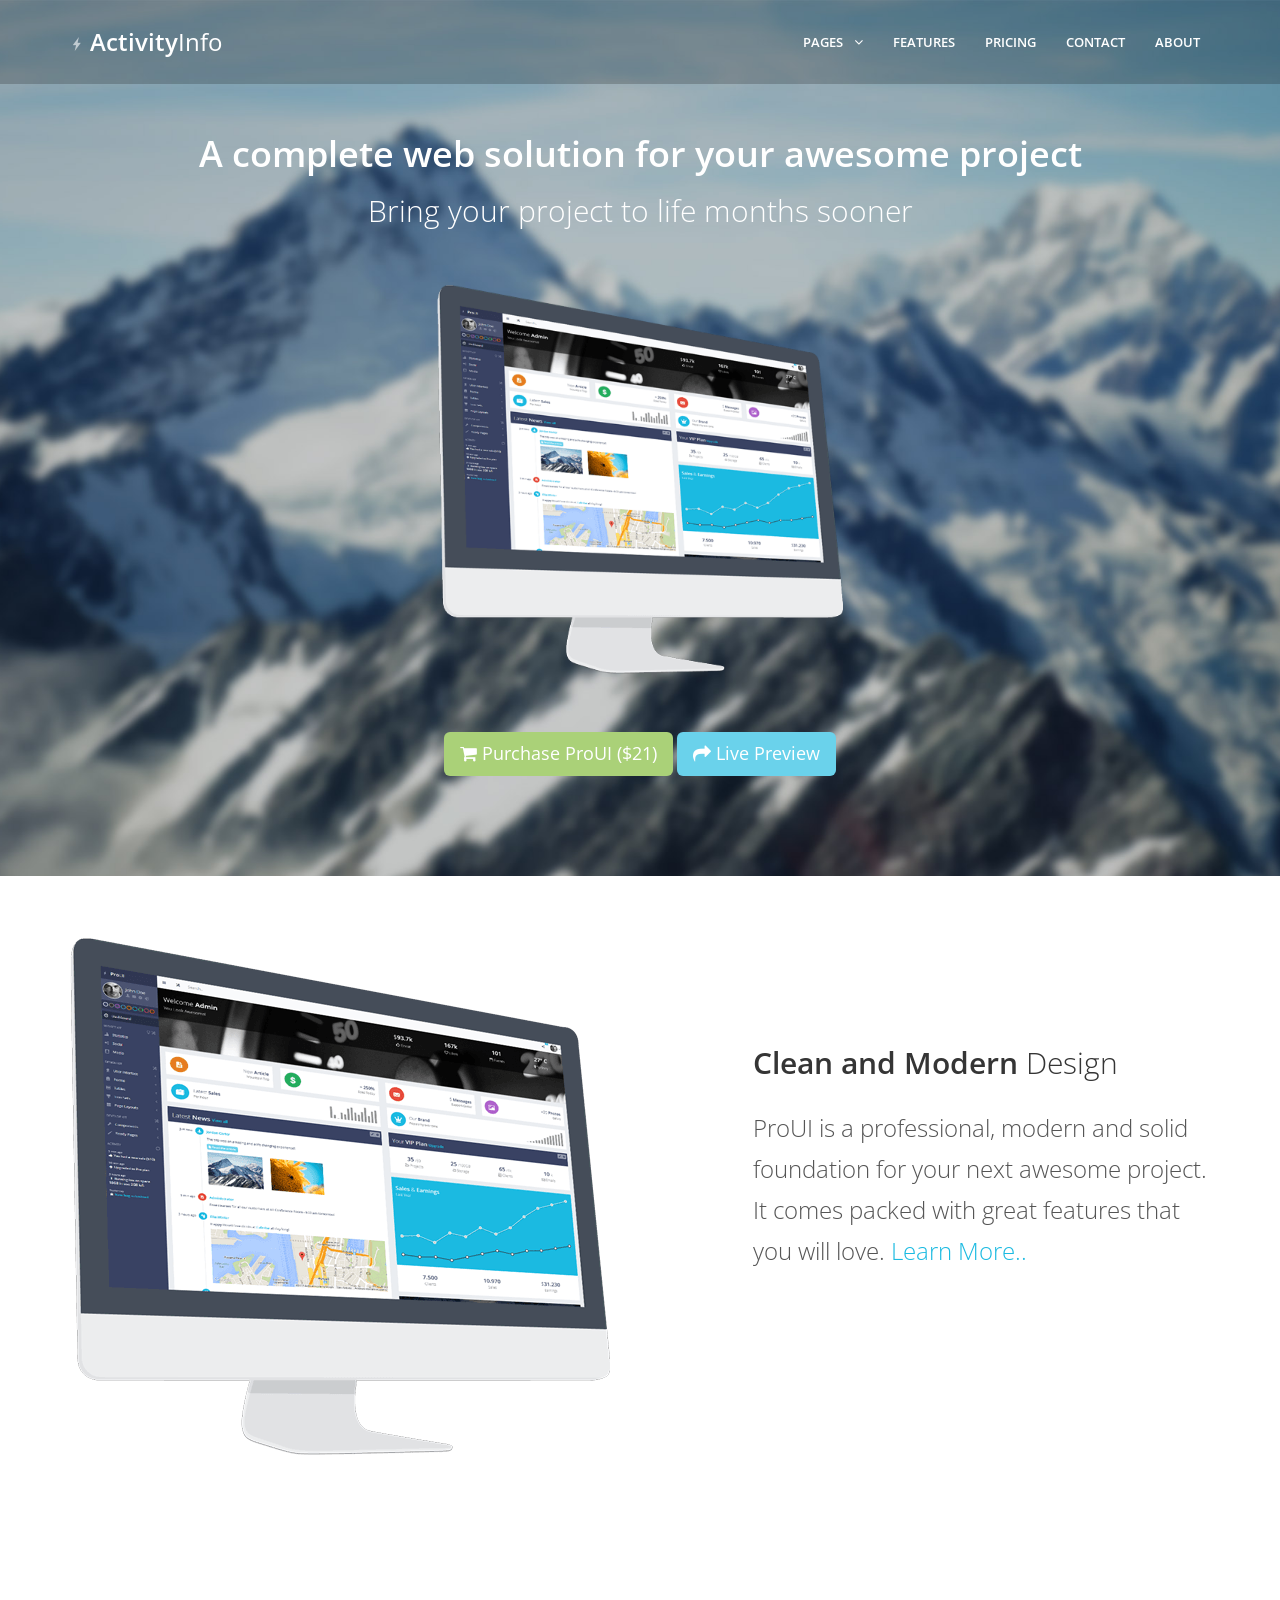
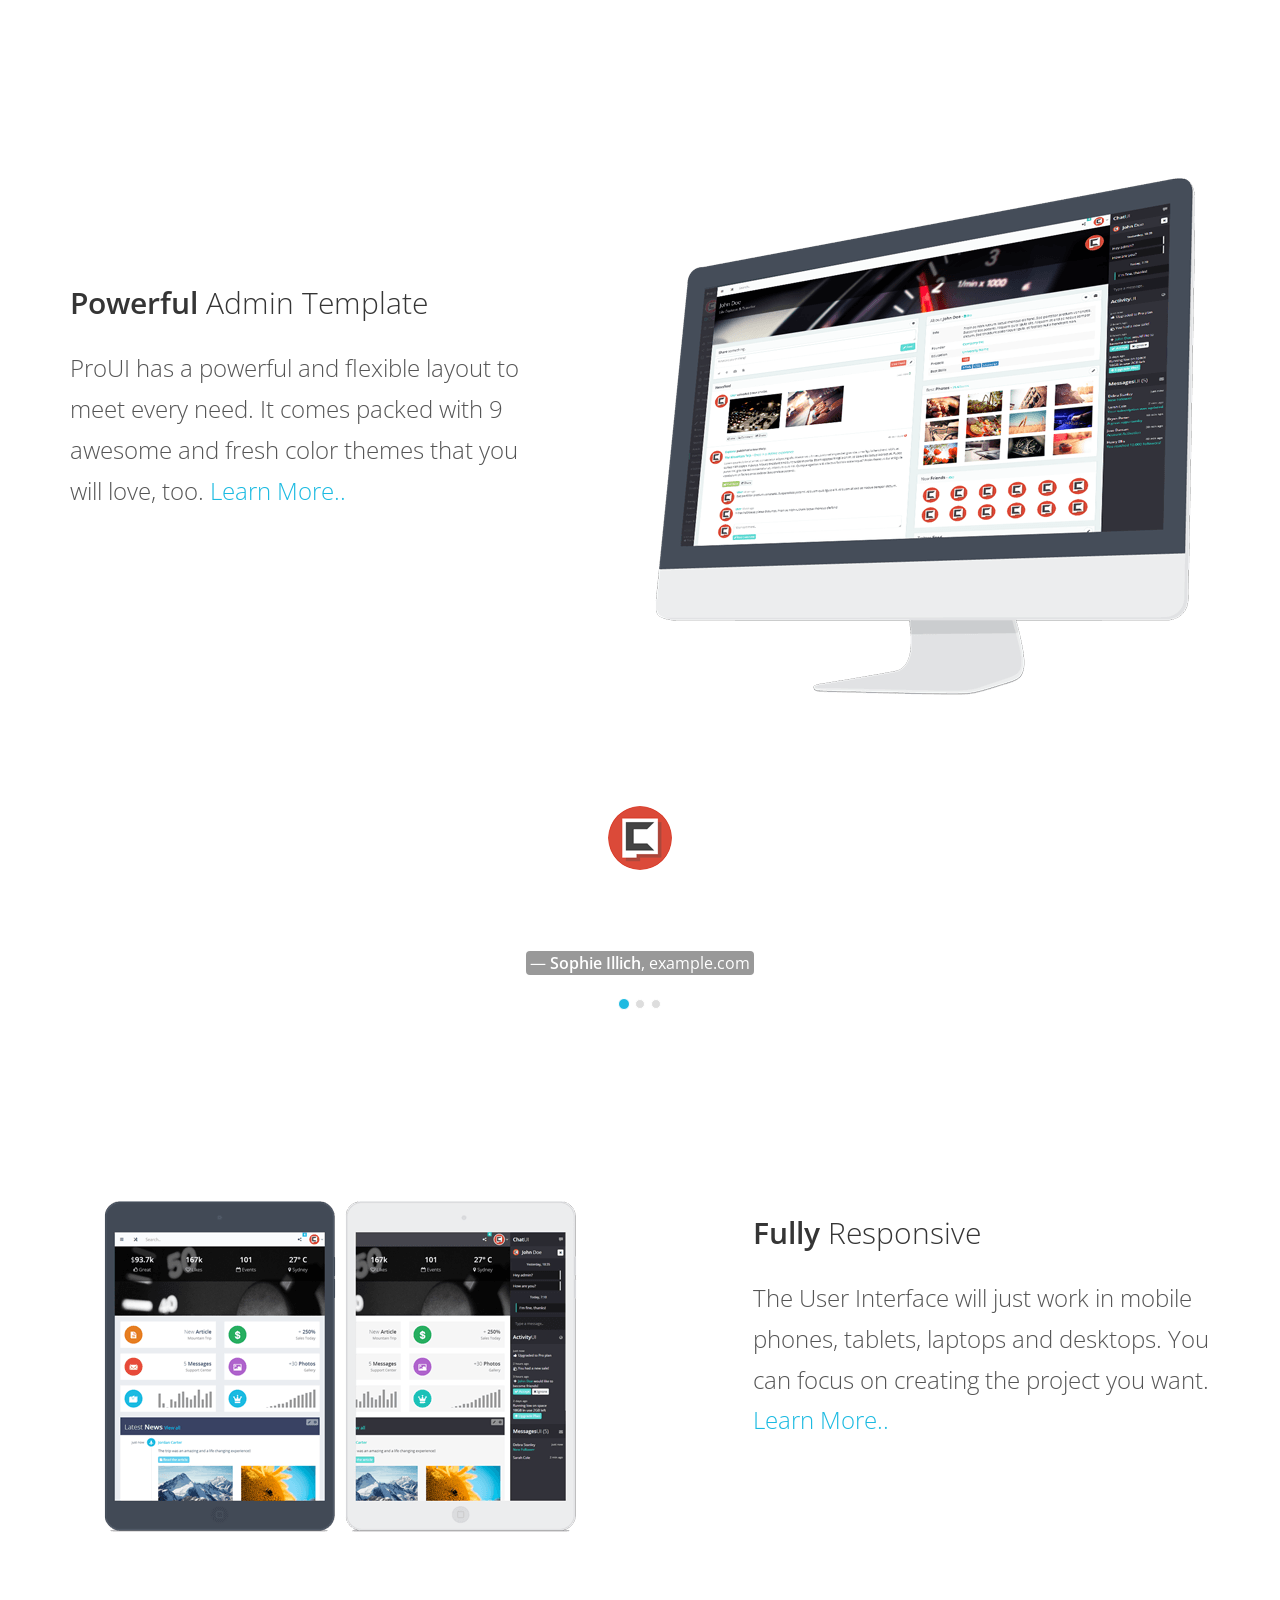
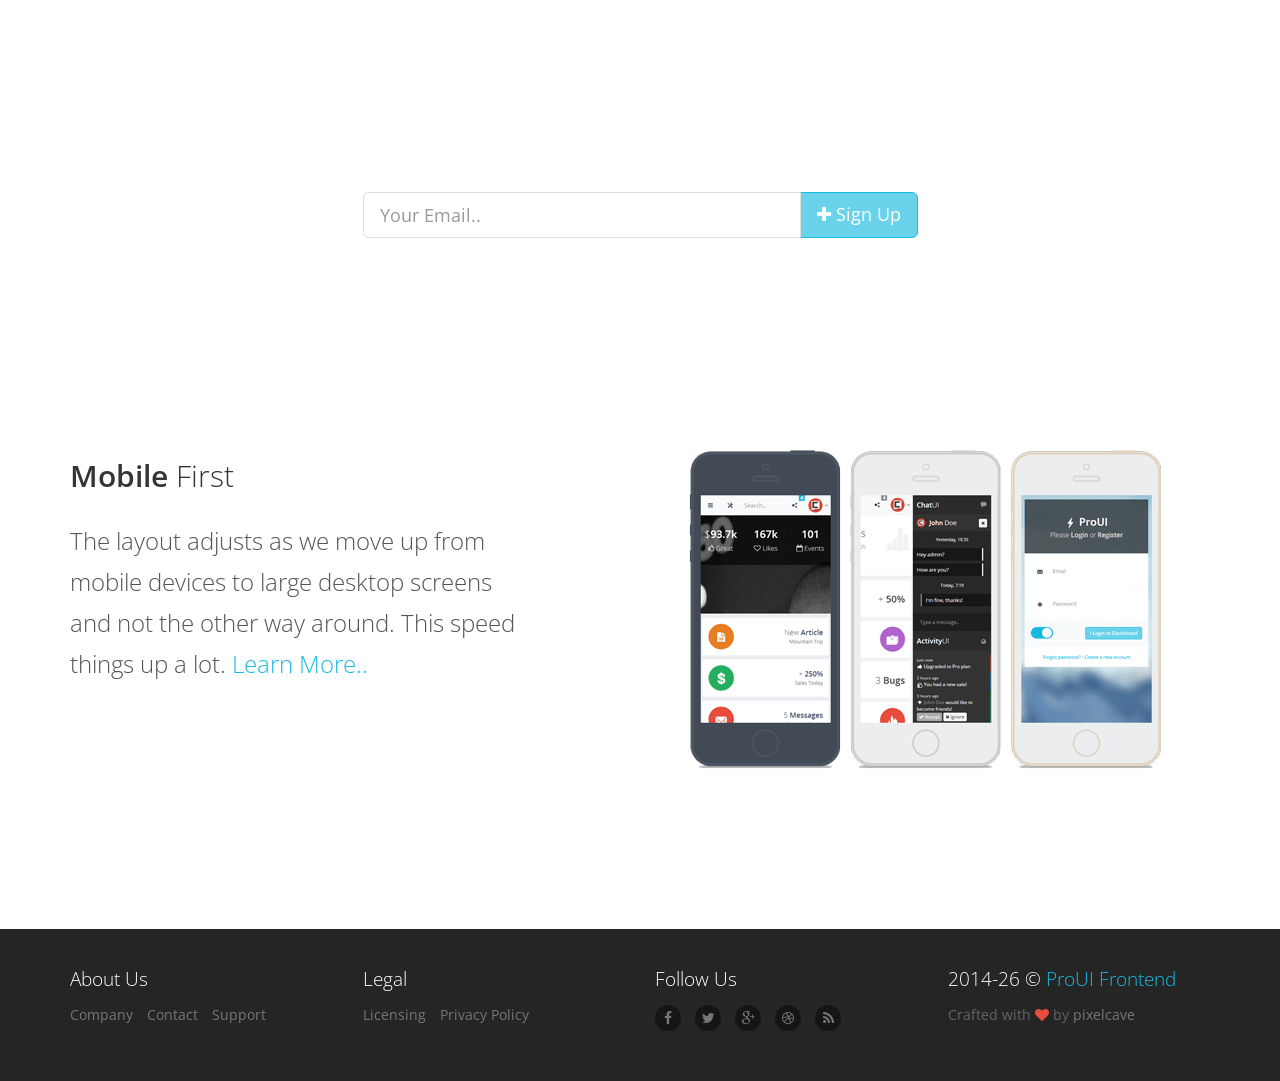
<file: site/src/main/webapp/index.html>
<!DOCTYPE html>
<!--[if IE 8]>         <html class="no-js lt-ie9"> <![endif]-->
<!--[if gt IE 8]><!--> <html class="no-js"> <!--<![endif]-->
    <head>
        <meta charset="utf-8">

        <title>ActivityInfo - Monitoring and Evaluation Software for Humanitarian Agencies</title>

        <meta name="description" content="ActivityInfo - Monitoring and Evaluation Software for Humanitarian Agencies">
        <meta name="author" content="BeDataDriven">

        <meta name="viewport" content="width=device-width,initial-scale=1,maximum-scale=1.0">

        <!-- Icons -->
        <!-- The following icons can be replaced with your own, they are used by desktop and mobile browsers -->
        <!-- icons & favicons -->
        <!-- For iPhone 4 -->
        <link rel="apple-touch-icon-precomposed" sizes="114x114" href="assets/img/favicon114.jpg">
        <!-- For iPad 1-->
        <link rel="apple-touch-icon-precomposed" sizes="72x72" href="assets/img/favicon72.jpg">
        <!-- For iPhone 3G, iPod Touch and Android -->
        <link rel="apple-touch-icon-precomposed" href="assets/img/favicon.ico">

        <link rel="shortcut icon" href="assets/img/favicon.ico">
        <!-- END Icons -->

        <!-- Stylesheets -->
        <!-- Bootstrap is included in its original form, unaltered -->
        <link rel="stylesheet" href="assets/css/bootstrap.min.css">

        <!-- Related styles of various icon packs and plugins -->
        <link rel="stylesheet" href="assets/css/plugins.css">

        <!-- The main stylesheet of this template. All Bootstrap overwrites are defined in here -->
        <link rel="stylesheet" href="assets/css/main.css">

        <!-- The themes stylesheet of this template (for using specific theme color in individual elements - must included last) -->
        <link rel="stylesheet" href="assets/css/themes.css">
        <!-- END Stylesheets -->

        <!-- Modernizr (browser feature detection library) & Respond.js (Enable responsive CSS code on browsers that don't support it, eg IE8) -->
        <script src="assets/js/vendor/modernizr-2.7.1-respond-1.4.2.min.js"></script>
    </head>
    <body>
        <!-- Page Container -->
        <!-- In the PHP version you can set the following options from inc/config file -->
        <!-- 'boxed' class for a boxed layout -->
        <div id="page-container">
            <!-- Site Header -->
            <header>
                <div class="container">
                    <!-- Site Logo -->
                    <a href="index.html" class="site-logo">
                        <i class="gi gi-flash"></i> <strong>Activity</strong>Info
                    </a>
                    <!-- Site Logo -->

                    <!-- Site Navigation -->
                    <nav>
                        <!-- Menu Toggle -->
                        <!-- Toggles menu on small screens -->
                        <a href="javascript:void(0)" class="btn btn-default site-menu-toggle visible-xs visible-sm">
                            <i class="fa fa-bars"></i>
                        </a>
                        <!-- END Menu Toggle -->

                        <!-- Main Menu -->
                        <ul class="site-nav">
                            <!-- Toggles menu on small screens -->
                            <li class="visible-xs visible-sm">
                                <a href="javascript:void(0)" class="site-menu-toggle text-center">
                                    <i class="fa fa-times"></i>
                                </a>
                            </li>
                            <!-- END Menu Toggle -->
                         
                            <li>
                                <a href="javascript:void(0)" class="site-nav-sub"><i class="fa fa-angle-down site-nav-arrow"></i>Pages</a>
                                <ul>
                                    <li>
                                        <a href="blog.html">Blog</a>
                                    </li>
                                    <li>
                                        <a href="blog_post.html">Blog Post</a>
                                    </li>
                                    <li>
                                        <a href="portfolio_4.html">Portfolio 4 Columns</a>
                                    </li>
                                    <li>
                                        <a href="portfolio_3.html">Portfolio 3 Columns</a>
                                    </li>
                                    <li>
                                        <a href="portfolio_2.html">Portfolio 2 Columns</a>
                                    </li>
                                    <li>
                                        <a href="portfolio_single.html">Portfolio Single</a>
                                    </li>
                                    <li>
                                        <a href="team.html">Team</a>
                                    </li>
                                    <li>
                                        <a href="helpdesk.html">Helpdesk</a>
                                    </li>
                                    <li>
                                        <a href="jobs.html">Jobs</a>
                                    </li>
                                    <li>
                                        <a href="how_it_works.html">How it works</a>
                                    </li>
                                </ul>
                            </li>
                            <li>
                                <a href="features.html">Features</a>
                            </li>
                            <li>
                                <a href="pricing.html">Pricing</a>
                            </li>
                            <li>
                                <a href="contact.html">Contact</a>
                            </li>
                            <li>
                                <a href="about.html">About</a>
                            </li>
                        </ul>
                        <!-- END Main Menu -->
                    </nav>
                    <!-- END Site Navigation -->
                </div>
            </header>
            <!-- END Site Header -->

            <!-- Intro -->
            <section class="site-section site-section-light site-section-top parallax-image" style="background-image: url('assets/img/placeholders/parallax/photo1.jpg');">
                <div class="container">
                    <h1 class="text-center animation-slideDown hidden-xs"><strong>A complete web solution for your awesome project</strong></h1>
                    <h2 class="text-center animation-slideUp push hidden-xs">Bring your project to life months sooner</h2>
                </div>
                <div class="row">
                    <div class="col-md-4 col-md-offset-4 text-center push">
                        <img src="assets/img/placeholders/screenshots/promo_desktop_left.png" alt="Promo" class="img-responsive center-block animation-fadeIn">
                    </div>
                </div>
                <div class="site-block text-center">
                    <a href="http://goo.gl/TDOSuC" class="btn btn-lg btn-success"><i class="fa fa-shopping-cart"></i> Purchase ProUI ($21)</a>
                    <a href="http://pixelcave.com/demo/proui" class="btn btn-lg btn-primary"><i class="fa fa-share"></i> Live Preview</a>
                </div>
            </section>
            <!-- END Intro -->

            <!-- Promo #1 -->
            <section class="site-content site-section site-slide-content">
                <div class="container">
                    <div class="row">
                        <div class="col-sm-6 site-block visibility-none" data-toggle="animation-appear" data-animation-class="animation-fadeInRight" data-element-offset="-180">
                            <img src="assets/img/placeholders/screenshots/promo_desktop_left.png" alt="Promo #1" class="img-responsive">
                        </div>
                        <div class="col-sm-6 col-md-5 col-md-offset-1 site-block visibility-none" data-toggle="animation-appear" data-animation-class="animation-fadeInLeft" data-element-offset="-180">
                            <h3 class="h2 site-heading site-heading-promo"><strong>Clean and Modern</strong> Design</h3>
                            <p class="promo-content">ProUI is a professional, modern and solid foundation for your next awesome project. It comes packed with great features that you will love. <a href="features.html">Learn More..</a></p>
                        </div>
                    </div>
                </div>
            </section>
            <!-- END Promo #1 -->

            <!-- Quick Stats -->
            <section class="site-content site-section parallax-image" style="background-image: url('assets/img/placeholders/parallax/photo2.jpg');">
                <div class="container">
                    <!-- Stats Row -->
                    <!-- CountTo (initialized in assets/js/app.js), for more examples you can check out https://github.com/mhuggins/jquery-countTo -->
                    <div class="row" id="counters">
                        <div class="col-sm-4">
                            <div class="counter site-block">
                                <span data-toggle="countTo" data-to="6800" data-after="+"></span>
                                <small>Projects</small>
                            </div>
                        </div>
                        <div class="col-sm-4">
                            <div class="counter site-block">
                                <span data-toggle="countTo" data-to="5500" data-after="+"></span>
                                <small>Happy Customers</small>
                            </div>
                        </div>
                        <div class="col-sm-4">
                            <div class="counter site-block">
                                <span data-toggle="countTo" data-to="100" data-after="+"></span>
                                <small>New Accounts Today</small>
                            </div>
                        </div>
                    </div>
                    <!-- END Stats Row -->
                </div>
            </section>
            <!-- END Quick Stats -->

            <!-- Promo #2 -->
            <section class="site-content site-section site-slide-content">
                <div class="container">
                    <div class="row">
                        <div class="col-sm-6 col-md-5 site-block visibility-none" data-toggle="animation-appear" data-animation-class="animation-fadeInRight" data-element-offset="-180">
                            <h3 class="h2 site-heading site-heading-promo"><strong>Powerful</strong> Admin Template</h3>
                            <p class="promo-content">ProUI has a powerful and flexible layout to meet every need. It comes packed with 9 awesome and fresh color themes that you will love, too. <a href="features.html">Learn More..</a></p>
                        </div>
                        <div class="col-sm-6 col-md-offset-1 site-block visibility-none" data-toggle="animation-appear" data-animation-class="animation-fadeInLeft" data-element-offset="-180">
                            <img src="assets/img/placeholders/screenshots/promo_desktop_right.png" alt="Promo #2" class="img-responsive">
                        </div>
                    </div>
                </div>
            </section>
            <!-- END Promo #2 -->

            <!-- Testimonials -->
            <section class="site-content site-section site-section-light parallax-image" style="background-image: url('assets/img/placeholders/parallax/photo3.jpg');">
                <div class="container">
                    <!-- Testimonials Carousel -->
                    <div id="testimonials-carousel" class="carousel slide carousel-html" data-ride="carousel" data-interval="4000">
                        <!-- Indicators -->
                        <ol class="carousel-indicators">
                            <li data-target="#testimonials-carousel" data-slide-to="0" class="active"></li>
                            <li data-target="#testimonials-carousel" data-slide-to="1"></li>
                            <li data-target="#testimonials-carousel" data-slide-to="2"></li>
                        </ol>
                        <!-- END Indicators -->

                        <!-- Wrapper for slides -->
                        <div class="carousel-inner text-center">
                            <div class="active item">
                                <p>
                                    <img src="assets/img/placeholders/avatars/avatar12.jpg" alt="Avatar" class="img-circle">
                                </p>
                                <blockquote class="no-symbol">
                                    <p>An awesome team that brought our ideas to life! Highly recommended!</p>
                                    <footer class="label label-default"><strong>Sophie Illich</strong>, example.com</footer>
                                </blockquote>
                            </div>
                            <div class="item">
                                <p>
                                    <img src="assets/img/placeholders/avatars/avatar7.jpg" alt="Avatar" class="img-circle">
                                </p>
                                <blockquote class="no-symbol">
                                    <p>I have never imagined that our final product would look that good!</p>
                                    <footer class="label label-default"><strong>David Cull</strong>, example.com</footer>
                                </blockquote>
                            </div>
                            <div class="item">
                                <p>
                                    <img src="assets/img/placeholders/avatars/avatar9.jpg" alt="Avatar" class="img-circle">
                                </p>
                                <blockquote class="no-symbol">
                                    <p>An extraordinary service that helped us grow way too fast!</p>
                                    <footer class="label label-default"><strong>Nathan Brown</strong>, example.com</footer>
                                </blockquote>
                            </div>
                        </div>
                        <!-- END Wrapper for slides -->
                    </div>
                    <!-- END Testimonials Carousel -->
                </div>
            </section>
            <!-- END Testimonials -->

            <!-- Promo #3 -->
            <section class="site-content site-section site-slide-content">
                <div class="container">
                    <div class="row">
                        <div class="col-sm-6 site-block visibility-none" data-toggle="animation-appear" data-animation-class="animation-fadeInRight" data-element-offset="-180">
                            <img src="assets/img/placeholders/screenshots/promo_tablet.png" alt="Promo #3" class="img-responsive">
                        </div>
                        <div class="col-sm-6 col-md-5 col-md-offset-1 site-block visibility-none" data-toggle="animation-appear" data-animation-class="animation-fadeInLeft" data-element-offset="-180">
                            <h3 class="h2 site-heading site-heading-promo"><strong>Fully</strong> Responsive</h3>
                            <p class="promo-content">The User Interface will just work in mobile phones, tablets, laptops and desktops. You can focus on creating the project you want. <a href="features.html">Learn More..</a></p>
                        </div>
                    </div>
                </div>
            </section>
            <!-- END Promo #3 -->

            <!-- Sign Up Action -->
            <section class="site-content site-section site-section-light parallax-image" style="background-image: url('assets/img/placeholders/parallax/photo4.jpg');">
                <div class="container">
                    <h3 class="site-heading text-center"><strong>Sign Up Today</strong> and receive <strong>30% discount</strong>!</h3>
                    <div class="site-block text-center">
                        <form action="features.html" method="post" class="form-horizontal" onsubmit="return false;">
                            <div class="form-group">
                                <div class="col-md-6 col-md-offset-3">
                                    <label class="sr-only" for="register-email">Your Email</label>
                                    <div class="input-group input-group-lg">
                                        <input type="email" id="register-email" name="register-email" class="form-control" placeholder="Your Email..">
                                        <div class="input-group-btn">
                                            <button type="submit" class="btn btn-primary"><i class="fa fa-plus"></i> Sign Up</button>
                                        </div>
                                    </div>
                                </div>
                            </div>
                        </form>
                    </div>
                </div>
            </section>
            <!-- END Sign Up Action -->

            <!-- Promo #4 -->
            <section class="site-content site-section site-slide-content">
                <div class="container">
                    <div class="row">
                        <div class="col-sm-6 col-md-5 site-block visibility-none" data-toggle="animation-appear" data-animation-class="animation-fadeInRight" data-element-offset="-180">
                            <h3 class="h2 site-heading site-heading-promo"><strong>Mobile</strong> First</h3>
                            <p class="promo-content">The layout adjusts as we move up from mobile devices to large desktop screens and not the other way around. This speed things up a lot. <a href="features.html">Learn More..</a></p>
                        </div>
                        <div class="col-sm-6 col-md-offset-1 site-block visibility-none" data-toggle="animation-appear" data-animation-class="animation-fadeInLeft" data-element-offset="-180">
                            <img src="assets/img/placeholders/screenshots/promo_mobile.png" alt="Promo #4" class="img-responsive">
                        </div>
                    </div>
                </div>
            </section>
            <!-- END Promo #4 -->

            <!-- Footer -->
            <footer class="site-footer site-section">
                <div class="container">
                    <!-- Footer Links -->
                    <div class="row">
                        <div class="col-sm-6 col-md-3">
                            <h4 class="footer-heading">About Us</h4>
                            <ul class="footer-nav list-inline">
                                <li><a href="about.html">Company</a></li>
                                <li><a href="contact.html">Contact</a></li>
                                <li><a href="contact.html">Support</a></li>
                            </ul>
                        </div>
                        <div class="col-sm-6 col-md-3">
                            <h4 class="footer-heading">Legal</h4>
                            <ul class="footer-nav list-inline">
                                <li><a href="javascript:void(0)">Licensing</a></li>
                                <li><a href="javascript:void(0)">Privacy Policy</a></li>
                            </ul>
                        </div>
                        <div class="col-sm-6 col-md-3">
                            <h4 class="footer-heading">Follow Us</h4>
                            <ul class="footer-nav footer-nav-social list-inline">
                                <li><a href="javascript:void(0)"><i class="fa fa-facebook"></i></a></li>
                                <li><a href="javascript:void(0)"><i class="fa fa-twitter"></i></a></li>
                                <li><a href="javascript:void(0)"><i class="fa fa-google-plus"></i></a></li>
                                <li><a href="javascript:void(0)"><i class="fa fa-dribbble"></i></a></li>
                                <li><a href="javascript:void(0)"><i class="fa fa-rss"></i></a></li>
                            </ul>
                        </div>
                        <div class="col-sm-6 col-md-3">
                            <h4 class="footer-heading"><span id="year-copy">2014</span> &copy; <a href="http://goo.gl/TDOSuC">ProUI Frontend</a></h4>
                            <ul class="footer-nav list-inline">
                                <li>Crafted with <i class="fa fa-heart text-danger"></i> by <a href="http://goo.gl/vNS3I">pixelcave</a></li>
                            </ul>
                        </div>
                    </div>
                    <!-- END Footer Links -->
                </div>
            </footer>
            <!-- END Footer -->
        </div>
        <!-- END Page Container -->

        <!-- Scroll to top link, initialized in assets/js/app.js - scrollToTop() -->
        <a href="#" id="to-top"><i class="fa fa-angle-up"></i></a>

        <!-- Include Jquery library from Google's CDN but if something goes wrong get Jquery from local file (Remove 'http:' if you have SSL) -->
        <script src="http://ajax.googleapis.com/ajax/libs/jquery/1.11.1/jquery.min.js"></script>
        <script>!window.jQuery && document.write(decodeURI('%3Cscript src="assets/js/vendor/jquery-1.11.1.min.js"%3E%3C/script%3E'));</script>

        <!-- Bootstrap.js, Jquery plugins and Custom JS code -->
        <script src="assets/js/vendor/bootstrap.min.js"></script>
        <script src="assets/js/plugins.js"></script>
        <script src="assets/js/app.js"></script>
    </body>
</html>
</file>
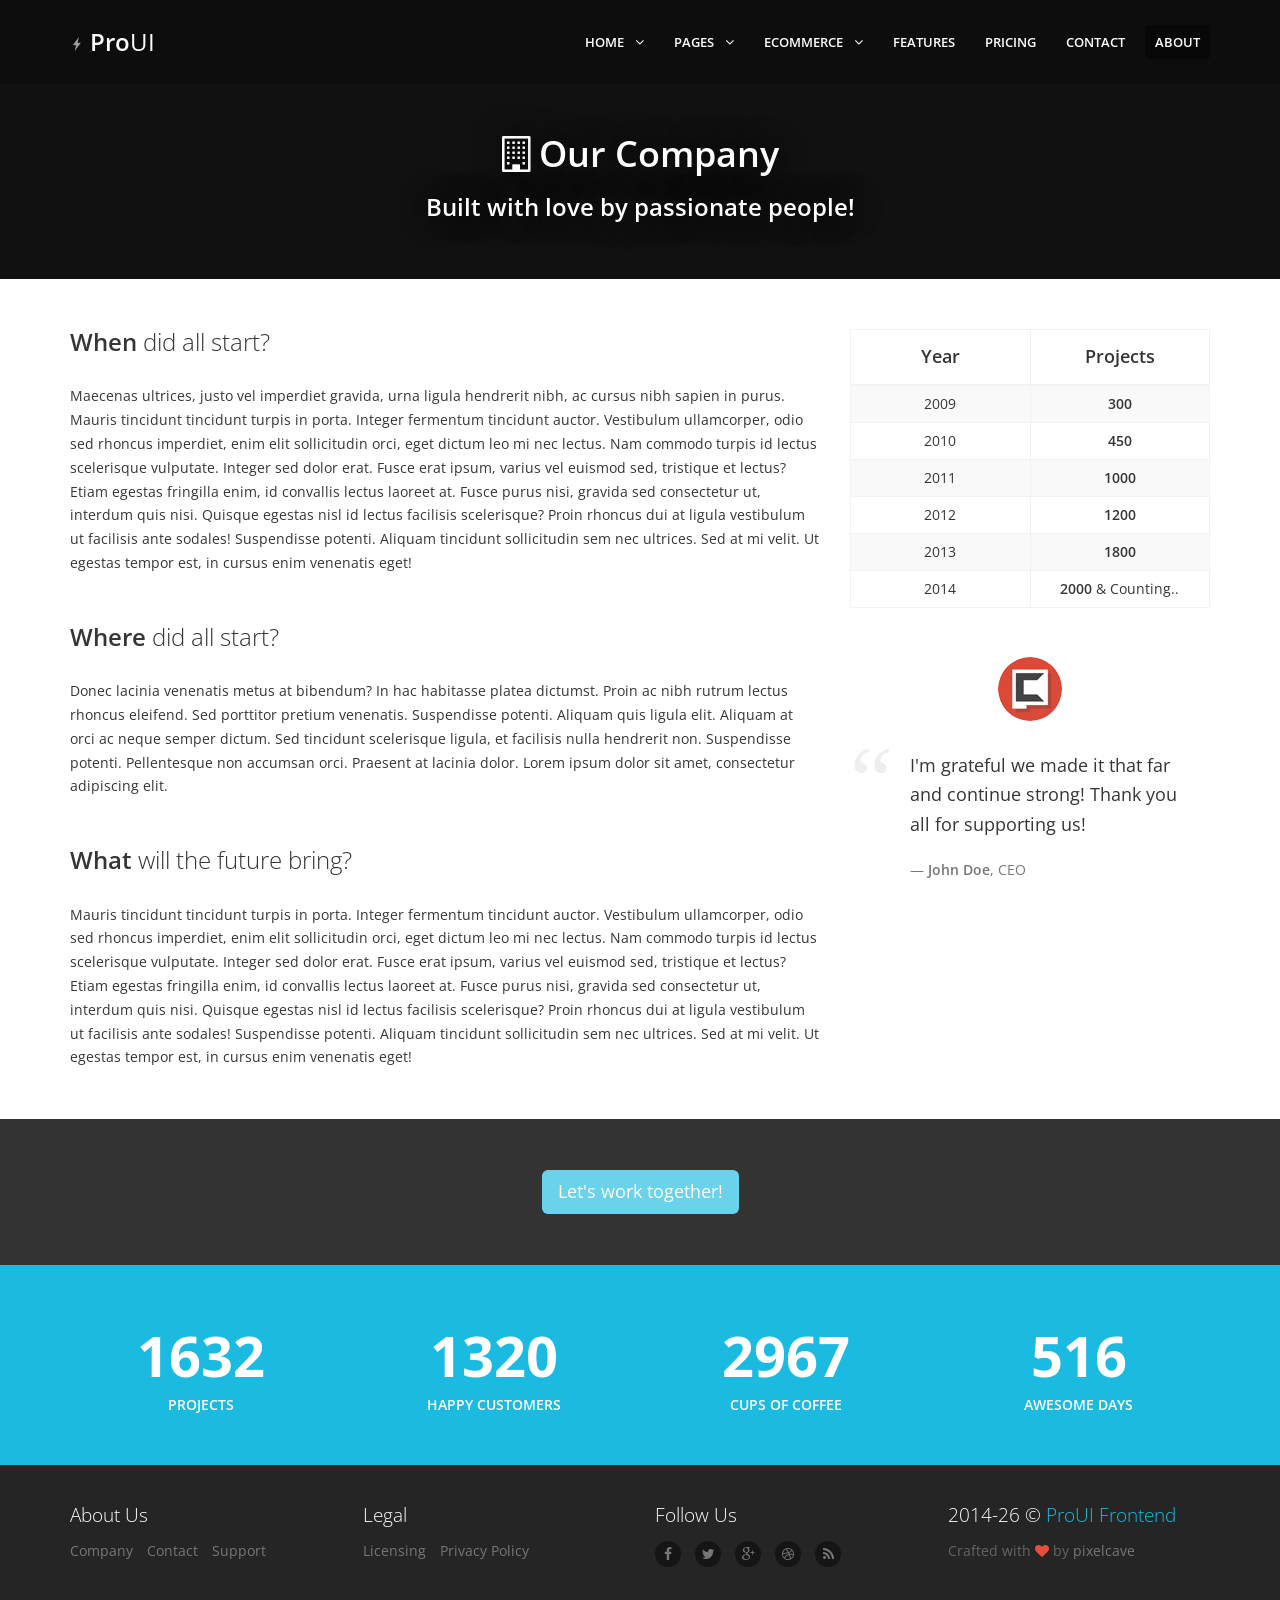
<file: site/src/main/webapp/about.html>
<!DOCTYPE html>
<!--[if IE 8]>         <html class="no-js lt-ie9"> <![endif]-->
<!--[if gt IE 8]><!--> <html class="no-js"> <!--<![endif]-->
    <head>
        <meta charset="utf-8">

        <title>ProUI Frontend - Responsive Bootstrap Site Template</title>

        <meta name="description" content="ProUI Frontend is a Responsive Bootstrap Site Template created by pixelcave and added as a bonus in ProUI Admin Template package which is published on Themeforest.">
        <meta name="author" content="pixelcave">
        <meta name="robots" content="noindex, nofollow">

        <meta name="viewport" content="width=device-width,initial-scale=1,maximum-scale=1.0">

        <!-- Icons -->
        <!-- The following icons can be replaced with your own, they are used by desktop and mobile browsers -->
        <link rel="shortcut icon" href="assets/img/favicon.png">
        <link rel="apple-touch-icon" href="assets/img/icon57.png" sizes="57x57">
        <link rel="apple-touch-icon" href="assets/img/icon72.png" sizes="72x72">
        <link rel="apple-touch-icon" href="assets/img/icon76.png" sizes="76x76">
        <link rel="apple-touch-icon" href="assets/img/icon114.png" sizes="114x114">
        <link rel="apple-touch-icon" href="assets/img/icon120.png" sizes="120x120">
        <link rel="apple-touch-icon" href="assets/img/icon144.png" sizes="144x144">
        <link rel="apple-touch-icon" href="assets/img/icon152.png" sizes="152x152">
        <link rel="apple-touch-icon" href="assets/img/icon180.png" sizes="180x180">
        <!-- END Icons -->

        <!-- Stylesheets -->
        <!-- Bootstrap is included in its original form, unaltered -->
        <link rel="stylesheet" href="assets/css/bootstrap.min.css">

        <!-- Related styles of various icon packs and plugins -->
        <link rel="stylesheet" href="assets/css/plugins.css">

        <!-- The main stylesheet of this template. All Bootstrap overwrites are defined in here -->
        <link rel="stylesheet" href="assets/css/main.css">

        <!-- The themes stylesheet of this template (for using specific theme color in individual elements - must included last) -->
        <link rel="stylesheet" href="assets/css/themes.css">
        <!-- END Stylesheets -->

        <!-- Modernizr (browser feature detection library) & Respond.js (Enable responsive CSS code on browsers that don't support it, eg IE8) -->
        <script src="assets/js/vendor/modernizr-2.7.1-respond-1.4.2.min.js"></script>
    </head>
    <body>
        <!-- Page Container -->
        <!-- In the PHP version you can set the following options from inc/config file -->
        <!-- 'boxed' class for a boxed layout -->
        <div id="page-container">
            <!-- Site Header -->
            <header>
                <div class="container">
                    <!-- Site Logo -->
                    <a href="index.html" class="site-logo">
                        <i class="gi gi-flash"></i> <strong>Pro</strong>UI
                    </a>
                    <!-- Site Logo -->

                    <!-- Site Navigation -->
                    <nav>
                        <!-- Menu Toggle -->
                        <!-- Toggles menu on small screens -->
                        <a href="javascript:void(0)" class="btn btn-default site-menu-toggle visible-xs visible-sm">
                            <i class="fa fa-bars"></i>
                        </a>
                        <!-- END Menu Toggle -->

                        <!-- Main Menu -->
                        <ul class="site-nav">
                            <!-- Toggles menu on small screens -->
                            <li class="visible-xs visible-sm">
                                <a href="javascript:void(0)" class="site-menu-toggle text-center">
                                    <i class="fa fa-times"></i>
                                </a>
                            </li>
                            <!-- END Menu Toggle -->
                            <li>
                                <a href="javascript:void(0)" class="site-nav-sub"><i class="fa fa-angle-down site-nav-arrow"></i>Home</a>
                                <ul>
                                    <li>
                                        <a href="index.html">Full Width</a>
                                    </li>
                                    <li>
                                        <a href="index_alt.html">Full Width (Dark)</a>
                                    </li>
                                    <li>
                                        <a href="index.html">Full Width Parallax</a>
                                    </li>
                                    <li>
                                        <a href="index_boxed.html">Boxed</a>
                                    </li>
                                    <li>
                                        <a href="index_boxed_alt.html">Boxed (Dark)</a>
                                    </li>
                                    <li>
                                        <a href="index_boxed_parallax.html">Boxed Parallax</a>
                                    </li>
                                </ul>
                            </li>
                            <li>
                                <a href="javascript:void(0)" class="site-nav-sub"><i class="fa fa-angle-down site-nav-arrow"></i>Pages</a>
                                <ul>
                                    <li>
                                        <a href="blog.html">Blog</a>
                                    </li>
                                    <li>
                                        <a href="blog_post.html">Blog Post</a>
                                    </li>
                                    <li>
                                        <a href="portfolio_4.html">Portfolio 4 Columns</a>
                                    </li>
                                    <li>
                                        <a href="portfolio_3.html">Portfolio 3 Columns</a>
                                    </li>
                                    <li>
                                        <a href="portfolio_2.html">Portfolio 2 Columns</a>
                                    </li>
                                    <li>
                                        <a href="portfolio_single.html">Portfolio Single</a>
                                    </li>
                                    <li>
                                        <a href="team.html">Team</a>
                                    </li>
                                    <li>
                                        <a href="helpdesk.html">Helpdesk</a>
                                    </li>
                                    <li>
                                        <a href="jobs.html">Jobs</a>
                                    </li>
                                    <li>
                                        <a href="how_it_works.html">How it works</a>
                                    </li>
                                </ul>
                            </li>
                            <li>
                                <a href="javascript:void(0)" class="site-nav-sub"><i class="fa fa-angle-down site-nav-arrow"></i>eCommerce</a>
                                <ul>
                                    <li>
                                        <a href="ecom_home.html">Home</a>
                                    </li>
                                    <li>
                                        <a href="ecom_search_results.html">Search Results</a>
                                    </li>
                                    <li>
                                        <a href="ecom_product_list.html">Product List</a>
                                    </li>
                                    <li>
                                        <a href="ecom_product.html">Product</a>
                                    </li>
                                    <li>
                                        <a href="ecom_product_comparison.html">Product Comparison</a>
                                    </li>
                                    <li>
                                        <a href="ecom_shopping_cart.html">Shopping Cart</a>
                                    </li>
                                    <li>
                                        <a href="ecom_checkout.html">Checkout</a>
                                    </li>
                                </ul>
                            </li>
                            <li>
                                <a href="features.html">Features</a>
                            </li>
                            <li>
                                <a href="pricing.html">Pricing</a>
                            </li>
                            <li>
                                <a href="contact.html">Contact</a>
                            </li>
                            <li>
                                <a href="about.html" class="active">About</a>
                            </li>
                        </ul>
                        <!-- END Main Menu -->
                    </nav>
                    <!-- END Site Navigation -->
                </div>
            </header>
            <!-- END Site Header -->

            <!-- Media Container -->
            <div class="media-container">
                <!-- Intro -->
                <section class="site-section site-section-light site-section-top">
                    <div class="container">
                        <h1 class="text-center animation-slideDown"><i class="fa fa-building-o"></i> <strong>Our Company</strong></h1>
                        <h2 class="h3 text-center animation-slideUp"><strong>Built with love by passionate people!</strong></h2>
                    </div>
                </section>
                <!-- END Intro -->

                <!-- Gmaps.js (initialized in assets/js/pages/about.js), for more examples you can check out http://hpneo.github.io/gmaps/examples.html -->
                <div id="gmap-top" class="media-map"></div>
            </div>
            <!-- END Media Container -->

            <!-- Company Info -->
            <section class="site-content site-section">
                <div class="container">
                    <div class="row">
                        <div class="col-sm-8">
                            <div class="site-block">
                                <h3 class="site-heading"><strong>When</strong> did all start?</h3>
                                <p>Maecenas ultrices, justo vel imperdiet gravida, urna ligula hendrerit nibh, ac cursus nibh sapien in purus. Mauris tincidunt tincidunt turpis in porta. Integer fermentum tincidunt auctor. Vestibulum ullamcorper, odio sed rhoncus imperdiet, enim elit sollicitudin orci, eget dictum leo mi nec lectus. Nam commodo turpis id lectus scelerisque vulputate. Integer sed dolor erat. Fusce erat ipsum, varius vel euismod sed, tristique et lectus? Etiam egestas fringilla enim, id convallis lectus laoreet at. Fusce purus nisi, gravida sed consectetur ut, interdum quis nisi. Quisque egestas nisl id lectus facilisis scelerisque? Proin rhoncus dui at ligula vestibulum ut facilisis ante sodales! Suspendisse potenti. Aliquam tincidunt sollicitudin sem nec ultrices. Sed at mi velit. Ut egestas tempor est, in cursus enim venenatis eget!</p>
                            </div>
                            <div class="site-block">
                                <h3 class="site-heading"><strong>Where</strong> did all start?</h3>
                                <p>Donec lacinia venenatis metus at bibendum? In hac habitasse platea dictumst. Proin ac nibh rutrum lectus rhoncus eleifend. Sed porttitor pretium venenatis. Suspendisse potenti. Aliquam quis ligula elit. Aliquam at orci ac neque semper dictum. Sed tincidunt scelerisque ligula, et facilisis nulla hendrerit non. Suspendisse potenti. Pellentesque non accumsan orci. Praesent at lacinia dolor. Lorem ipsum dolor sit amet, consectetur adipiscing elit.</p>
                            </div>
                            <div class="site-block">
                                <h3 class="site-heading"><strong>What</strong> will the future bring?</h3>
                                <p>Mauris tincidunt tincidunt turpis in porta. Integer fermentum tincidunt auctor. Vestibulum ullamcorper, odio sed rhoncus imperdiet, enim elit sollicitudin orci, eget dictum leo mi nec lectus. Nam commodo turpis id lectus scelerisque vulputate. Integer sed dolor erat. Fusce erat ipsum, varius vel euismod sed, tristique et lectus? Etiam egestas fringilla enim, id convallis lectus laoreet at. Fusce purus nisi, gravida sed consectetur ut, interdum quis nisi. Quisque egestas nisl id lectus facilisis scelerisque? Proin rhoncus dui at ligula vestibulum ut facilisis ante sodales! Suspendisse potenti. Aliquam tincidunt sollicitudin sem nec ultrices. Sed at mi velit. Ut egestas tempor est, in cursus enim venenatis eget!</p>
                            </div>
                        </div>
                        <div class="col-sm-4">
                            <div class="site-block">
                                <table class="table table-bordered table-striped text-center">
                                    <thead>
                                        <tr>
                                            <th class="text-center">Year</th>
                                            <th class="text-center">Projects</th>
                                        </tr>
                                    </thead>
                                    <tbody>
                                        <tr>
                                            <td style="width: 50%;">2009</td>
                                            <td><strong>300</strong></td>
                                        </tr>
                                        <tr>
                                            <td>2010</td>
                                            <td><strong>450</strong></td>
                                        </tr>
                                        <tr>
                                            <td>2011</td>
                                            <td><strong>1000</strong></td>
                                        </tr>
                                        <tr>
                                            <td>2012</td>
                                            <td><strong>1200</strong></td>
                                        </tr>
                                        <tr>
                                            <td>2013</td>
                                            <td><strong>1800</strong></td>
                                        </tr>
                                        <tr>
                                            <td>2014</td>
                                            <td><strong>2000</strong> &amp; Counting..</td>
                                        </tr>
                                    </tbody>
                                </table>
                            </div>
                            <div class="site-block">
                                <p class="text-center">
                                    <img src="assets/img/placeholders/avatars/avatar2.jpg" alt="Avatar" class="img-circle">
                                </p>
                                <blockquote>
                                    <p>I'm grateful we made it that far and continue strong! Thank you all for supporting us!</p>
                                    <footer><strong>John Doe</strong>, CEO</footer>
                                </blockquote>
                            </div>
                        </div>
                    </div>
                </div>
            </section>
            <!-- END Company Info -->

            <!-- Work Together Action -->
            <section class="site-content site-section themed-background-dark-night">
                <div class="container">
                    <div class="site-block text-center">
                        <a href="contact.html" class="btn btn-lg btn-primary">Let's work together!</a>
                    </div>
                </div>
            </section>
            <!-- END Work Together Action -->

            <!-- Quick Stats -->
            <section class="site-content site-section themed-background">
                <div class="container">
                    <!-- Stats Row -->
                    <!-- CountTo (initialized in assets/js/app.js), for more examples you can check out https://github.com/mhuggins/jquery-countTo -->
                    <div class="row" id="counters">
                        <div class="col-sm-6 col-md-3">
                            <div class="counter site-block">
                                <span data-toggle="countTo" data-to="6800" data-after="+"></span>
                                <small>Projects</small>
                            </div>
                        </div>
                        <div class="col-sm-6 col-md-3">
                            <div class="counter site-block">
                                <span data-toggle="countTo" data-to="5500" data-after="+"></span>
                                <small>Happy Customers</small>
                            </div>
                        </div>
                        <div class="col-sm-6 col-md-3">
                            <div class="counter site-block">
                                <span data-toggle="countTo" data-to="12362"></span>
                                <small>Cups of Coffee</small>
                            </div>
                        </div>
                        <div class="col-sm-6 col-md-3">
                            <div class="counter site-block">
                                <span data-toggle="countTo" data-to="2150"></span>
                                <small>Awesome Days</small>
                            </div>
                        </div>
                    </div>
                    <!-- END Stats Row -->
                </div>
            </section>
            <!-- END Quick Stats -->

            <!-- Footer -->
            <footer class="site-footer site-section">
                <div class="container">
                    <!-- Footer Links -->
                    <div class="row">
                        <div class="col-sm-6 col-md-3">
                            <h4 class="footer-heading">About Us</h4>
                            <ul class="footer-nav list-inline">
                                <li><a href="about.html">Company</a></li>
                                <li><a href="contact.html">Contact</a></li>
                                <li><a href="contact.html">Support</a></li>
                            </ul>
                        </div>
                        <div class="col-sm-6 col-md-3">
                            <h4 class="footer-heading">Legal</h4>
                            <ul class="footer-nav list-inline">
                                <li><a href="javascript:void(0)">Licensing</a></li>
                                <li><a href="javascript:void(0)">Privacy Policy</a></li>
                            </ul>
                        </div>
                        <div class="col-sm-6 col-md-3">
                            <h4 class="footer-heading">Follow Us</h4>
                            <ul class="footer-nav footer-nav-social list-inline">
                                <li><a href="javascript:void(0)"><i class="fa fa-facebook"></i></a></li>
                                <li><a href="javascript:void(0)"><i class="fa fa-twitter"></i></a></li>
                                <li><a href="javascript:void(0)"><i class="fa fa-google-plus"></i></a></li>
                                <li><a href="javascript:void(0)"><i class="fa fa-dribbble"></i></a></li>
                                <li><a href="javascript:void(0)"><i class="fa fa-rss"></i></a></li>
                            </ul>
                        </div>
                        <div class="col-sm-6 col-md-3">
                            <h4 class="footer-heading"><span id="year-copy">2014</span> &copy; <a href="http://goo.gl/TDOSuC">ProUI Frontend</a></h4>
                            <ul class="footer-nav list-inline">
                                <li>Crafted with <i class="fa fa-heart text-danger"></i> by <a href="http://goo.gl/vNS3I">pixelcave</a></li>
                            </ul>
                        </div>
                    </div>
                    <!-- END Footer Links -->
                </div>
            </footer>
            <!-- END Footer -->
        </div>
        <!-- END Page Container -->

        <!-- Scroll to top link, initialized in assets/js/app.js - scrollToTop() -->
        <a href="#" id="to-top"><i class="fa fa-angle-up"></i></a>

        <!-- Include Jquery library from Google's CDN but if something goes wrong get Jquery from local file (Remove 'http:' if you have SSL) -->
        <script src="http://ajax.googleapis.com/ajax/libs/jquery/1.11.1/jquery.min.js"></script>
        <script>!window.jQuery && document.write(decodeURI('%3Cscript src="assets/js/vendor/jquery-1.11.1.min.js"%3E%3C/script%3E'));</script>

        <!-- Bootstrap.js, Jquery plugins and Custom JS code -->
        <script src="assets/js/vendor/bootstrap.min.js"></script>
        <script src="assets/js/plugins.js"></script>
        <script src="assets/js/app.js"></script>

        <!-- Google Maps API + Gmaps Plugin, must be loaded in the page you would like to use maps (Remove 'http:' if you have SSL) -->
        <script src="http://maps.google.com/maps/api/js?sensor=true"></script>
        <script src="assets/js/helpers/gmaps.min.js"></script>

        <!-- Load and execute javascript code used only in this page -->
        <script src="assets/js/pages/about.js"></script>
        <script>$(function(){ About.init(); });</script>
    </body>
</html>
</file>
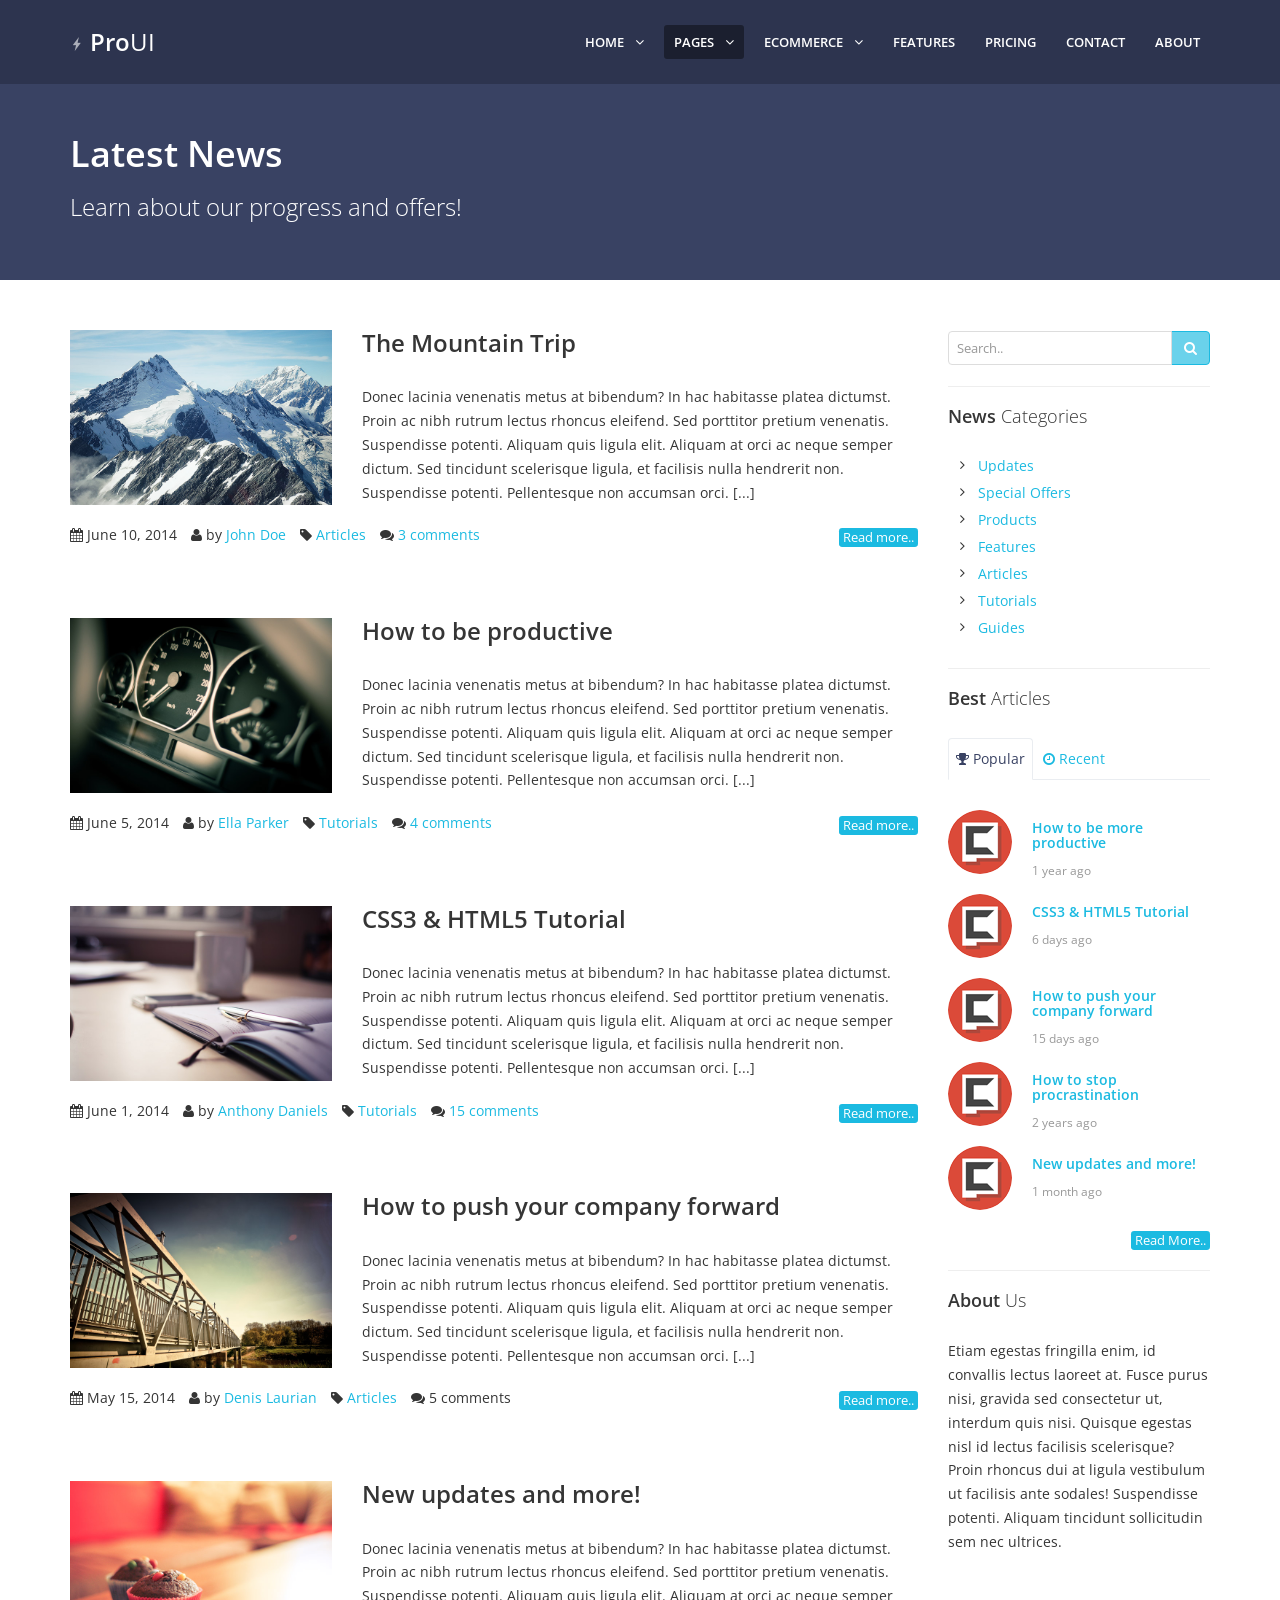
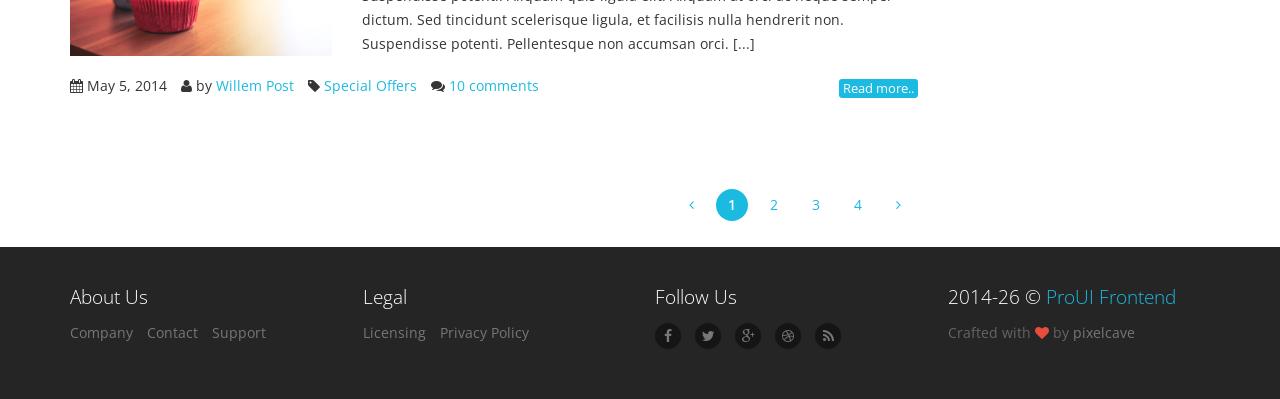
<file: site/src/main/webapp/blog.html>
<!DOCTYPE html>
<!--[if IE 8]>         <html class="no-js lt-ie9"> <![endif]-->
<!--[if gt IE 8]><!--> <html class="no-js"> <!--<![endif]-->
    <head>
        <meta charset="utf-8">

        <title>ProUI Frontend - Responsive Bootstrap Site Template</title>

        <meta name="description" content="ProUI Frontend is a Responsive Bootstrap Site Template created by pixelcave and added as a bonus in ProUI Admin Template package which is published on Themeforest.">
        <meta name="author" content="pixelcave">
        <meta name="robots" content="noindex, nofollow">

        <meta name="viewport" content="width=device-width,initial-scale=1,maximum-scale=1.0">

        <!-- Icons -->
        <!-- The following icons can be replaced with your own, they are used by desktop and mobile browsers -->
        <link rel="shortcut icon" href="assets/img/favicon.png">
        <link rel="apple-touch-icon" href="assets/img/icon57.png" sizes="57x57">
        <link rel="apple-touch-icon" href="assets/img/icon72.png" sizes="72x72">
        <link rel="apple-touch-icon" href="assets/img/icon76.png" sizes="76x76">
        <link rel="apple-touch-icon" href="assets/img/icon114.png" sizes="114x114">
        <link rel="apple-touch-icon" href="assets/img/icon120.png" sizes="120x120">
        <link rel="apple-touch-icon" href="assets/img/icon144.png" sizes="144x144">
        <link rel="apple-touch-icon" href="assets/img/icon152.png" sizes="152x152">
        <link rel="apple-touch-icon" href="assets/img/icon180.png" sizes="180x180">
        <!-- END Icons -->

        <!-- Stylesheets -->
        <!-- Bootstrap is included in its original form, unaltered -->
        <link rel="stylesheet" href="assets/css/bootstrap.min.css">

        <!-- Related styles of various icon packs and plugins -->
        <link rel="stylesheet" href="assets/css/plugins.css">

        <!-- The main stylesheet of this template. All Bootstrap overwrites are defined in here -->
        <link rel="stylesheet" href="assets/css/main.css">

        <!-- The themes stylesheet of this template (for using specific theme color in individual elements - must included last) -->
        <link rel="stylesheet" href="assets/css/themes.css">
        <!-- END Stylesheets -->

        <!-- Modernizr (browser feature detection library) & Respond.js (Enable responsive CSS code on browsers that don't support it, eg IE8) -->
        <script src="assets/js/vendor/modernizr-2.7.1-respond-1.4.2.min.js"></script>
    </head>
    <body>
        <!-- Page Container -->
        <!-- In the PHP version you can set the following options from inc/config file -->
        <!-- 'boxed' class for a boxed layout -->
        <div id="page-container">
            <!-- Site Header -->
            <header>
                <div class="container">
                    <!-- Site Logo -->
                    <a href="index.html" class="site-logo">
                        <i class="gi gi-flash"></i> <strong>Pro</strong>UI
                    </a>
                    <!-- Site Logo -->

                    <!-- Site Navigation -->
                    <nav>
                        <!-- Menu Toggle -->
                        <!-- Toggles menu on small screens -->
                        <a href="javascript:void(0)" class="btn btn-default site-menu-toggle visible-xs visible-sm">
                            <i class="fa fa-bars"></i>
                        </a>
                        <!-- END Menu Toggle -->

                        <!-- Main Menu -->
                        <ul class="site-nav">
                            <!-- Toggles menu on small screens -->
                            <li class="visible-xs visible-sm">
                                <a href="javascript:void(0)" class="site-menu-toggle text-center">
                                    <i class="fa fa-times"></i>
                                </a>
                            </li>
                            <!-- END Menu Toggle -->
                            <li>
                                <a href="javascript:void(0)" class="site-nav-sub"><i class="fa fa-angle-down site-nav-arrow"></i>Home</a>
                                <ul>
                                    <li>
                                        <a href="index.html">Full Width</a>
                                    </li>
                                    <li>
                                        <a href="index_alt.html">Full Width (Dark)</a>
                                    </li>
                                    <li>
                                        <a href="index.html">Full Width Parallax</a>
                                    </li>
                                    <li>
                                        <a href="index_boxed.html">Boxed</a>
                                    </li>
                                    <li>
                                        <a href="index_boxed_alt.html">Boxed (Dark)</a>
                                    </li>
                                    <li>
                                        <a href="index_boxed_parallax.html">Boxed Parallax</a>
                                    </li>
                                </ul>
                            </li>
                            <li class="active">
                                <a href="javascript:void(0)" class="site-nav-sub"><i class="fa fa-angle-down site-nav-arrow"></i>Pages</a>
                                <ul>
                                    <li>
                                        <a href="blog.html" class="active">Blog</a>
                                    </li>
                                    <li>
                                        <a href="blog_post.html">Blog Post</a>
                                    </li>
                                    <li>
                                        <a href="portfolio_4.html">Portfolio 4 Columns</a>
                                    </li>
                                    <li>
                                        <a href="portfolio_3.html">Portfolio 3 Columns</a>
                                    </li>
                                    <li>
                                        <a href="portfolio_2.html">Portfolio 2 Columns</a>
                                    </li>
                                    <li>
                                        <a href="portfolio_single.html">Portfolio Single</a>
                                    </li>
                                    <li>
                                        <a href="team.html">Team</a>
                                    </li>
                                    <li>
                                        <a href="helpdesk.html">Helpdesk</a>
                                    </li>
                                    <li>
                                        <a href="jobs.html">Jobs</a>
                                    </li>
                                    <li>
                                        <a href="how_it_works.html">How it works</a>
                                    </li>
                                </ul>
                            </li>
                            <li>
                                <a href="javascript:void(0)" class="site-nav-sub"><i class="fa fa-angle-down site-nav-arrow"></i>eCommerce</a>
                                <ul>
                                    <li>
                                        <a href="ecom_home.html">Home</a>
                                    </li>
                                    <li>
                                        <a href="ecom_search_results.html">Search Results</a>
                                    </li>
                                    <li>
                                        <a href="ecom_product_list.html">Product List</a>
                                    </li>
                                    <li>
                                        <a href="ecom_product.html">Product</a>
                                    </li>
                                    <li>
                                        <a href="ecom_product_comparison.html">Product Comparison</a>
                                    </li>
                                    <li>
                                        <a href="ecom_shopping_cart.html">Shopping Cart</a>
                                    </li>
                                    <li>
                                        <a href="ecom_checkout.html">Checkout</a>
                                    </li>
                                </ul>
                            </li>
                            <li>
                                <a href="features.html">Features</a>
                            </li>
                            <li>
                                <a href="pricing.html">Pricing</a>
                            </li>
                            <li>
                                <a href="contact.html">Contact</a>
                            </li>
                            <li>
                                <a href="about.html">About</a>
                            </li>
                        </ul>
                        <!-- END Main Menu -->
                    </nav>
                    <!-- END Site Navigation -->
                </div>
            </header>
            <!-- END Site Header -->

            <!-- Intro -->
            <section class="site-section site-section-light site-section-top themed-background-dark">
                <div class="container">
                    <h1 class="animation-slideDown"><strong>Latest News</strong></h1>
                    <h2 class="h3 animation-slideUp">Learn about our progress and offers!</h2>
                </div>
            </section>
            <!-- END Intro -->

            <!-- Content -->
            <section class="site-content site-section">
                <div class="container">
                    <div class="row">
                        <!-- Posts -->
                        <div class="col-sm-8 col-md-9">
                            <!-- Blog Post -->
                            <div class="site-block">
                                <div class="row">
                                    <div class="col-md-4">
                                        <p>
                                            <a href="blog_post.html">
                                                <img src="assets/img/placeholders/photos/photo1.jpg" alt="image" class="img-responsive">
                                            </a>
                                        </p>
                                    </div>
                                    <div class="col-md-8">
                                        <h3 class="site-heading"><strong>The Mountain Trip</strong></h3>
                                        <p>Donec lacinia venenatis metus at bibendum? In hac habitasse platea dictumst. Proin ac nibh rutrum lectus rhoncus eleifend. Sed porttitor pretium venenatis. Suspendisse potenti. Aliquam quis ligula elit. Aliquam at orci ac neque semper dictum. Sed tincidunt scelerisque ligula, et facilisis nulla hendrerit non. Suspendisse potenti. Pellentesque non accumsan orci. [...]</p>
                                    </div>
                                </div>
                                <div class="clearfix">
                                    <p class="pull-right">
                                        <a href="blog_post.html" class="label label-primary">Read more..</a>
                                    </p>
                                    <ul class="list-inline pull-left">
                                        <li><i class="fa fa-calendar"></i> June 10, 2014</li>
                                        <li><i class="fa fa-user"></i> by <a href="javascript:void(0)">John Doe</a></li>
                                        <li><i class="fa fa-tag"></i> <a href="javascript:void(0)">Articles</a></li>
                                        <li><i class="fa fa-comments"></i> <a href="javascript:void(0)">3 comments</a></li>
                                    </ul>
                                </div>
                            </div>
                            <!-- END Blog Post -->

                            <!-- Blog Post -->
                            <div class="site-block">
                                <div class="row">
                                    <div class="col-md-4">
                                        <p>
                                            <a href="blog_post.html">
                                                <img src="assets/img/placeholders/photos/photo11.jpg" alt="image" class="img-responsive">
                                            </a>
                                        </p>
                                    </div>
                                    <div class="col-md-8">
                                        <h3 class="site-heading"><strong>How to be productive</strong></h3>
                                        <p>Donec lacinia venenatis metus at bibendum? In hac habitasse platea dictumst. Proin ac nibh rutrum lectus rhoncus eleifend. Sed porttitor pretium venenatis. Suspendisse potenti. Aliquam quis ligula elit. Aliquam at orci ac neque semper dictum. Sed tincidunt scelerisque ligula, et facilisis nulla hendrerit non. Suspendisse potenti. Pellentesque non accumsan orci. [...]</p>
                                    </div>
                                </div>
                                <div class="clearfix">
                                    <p class="pull-right">
                                        <a href="blog_post.html" class="label label-primary">Read more..</a>
                                    </p>
                                    <ul class="list-inline pull-left">
                                        <li><i class="fa fa-calendar"></i> June 5, 2014</li>
                                        <li><i class="fa fa-user"></i> by <a href="javascript:void(0)">Ella Parker</a></li>
                                        <li><i class="fa fa-tag"></i> <a href="javascript:void(0)">Tutorials</a></li>
                                        <li><i class="fa fa-comments"></i> <a href="javascript:void(0)">4 comments</a></li>
                                    </ul>
                                </div>
                            </div>
                            <!-- END Blog Post -->

                            <!-- Blog Post -->
                            <div class="site-block">
                                <div class="row">
                                    <div class="col-md-4">
                                        <p>
                                            <a href="blog_post.html">
                                                <img src="assets/img/placeholders/photos/photo9.jpg" alt="image" class="img-responsive">
                                            </a>
                                        </p>
                                    </div>
                                    <div class="col-md-8">
                                        <h3 class="site-heading"><strong>CSS3 &amp; HTML5 Tutorial</strong></h3>
                                        <p>Donec lacinia venenatis metus at bibendum? In hac habitasse platea dictumst. Proin ac nibh rutrum lectus rhoncus eleifend. Sed porttitor pretium venenatis. Suspendisse potenti. Aliquam quis ligula elit. Aliquam at orci ac neque semper dictum. Sed tincidunt scelerisque ligula, et facilisis nulla hendrerit non. Suspendisse potenti. Pellentesque non accumsan orci. [...]</p>
                                    </div>
                                </div>
                                <div class="clearfix">
                                    <p class="pull-right">
                                        <a href="blog_post.html" class="label label-primary">Read more..</a>
                                    </p>
                                    <ul class="list-inline pull-left">
                                        <li><i class="fa fa-calendar"></i> June 1, 2014</li>
                                        <li><i class="fa fa-user"></i> by <a href="javascript:void(0)">Anthony Daniels</a></li>
                                        <li><i class="fa fa-tag"></i> <a href="javascript:void(0)">Tutorials</a></li>
                                        <li><i class="fa fa-comments"></i> <a href="javascript:void(0)">15 comments</a></li>
                                    </ul>
                                </div>
                            </div>
                            <!-- END Blog Post -->

                            <!-- Blog Post -->
                            <div class="site-block">
                                <div class="row">
                                    <div class="col-md-4">
                                        <p>
                                            <a href="blog_post.html">
                                                <img src="assets/img/placeholders/photos/photo16.jpg" alt="image" class="img-responsive">
                                            </a>
                                        </p>
                                    </div>
                                    <div class="col-md-8">
                                        <h3 class="site-heading"><strong>How to push your company forward</strong></h3>
                                        <p>Donec lacinia venenatis metus at bibendum? In hac habitasse platea dictumst. Proin ac nibh rutrum lectus rhoncus eleifend. Sed porttitor pretium venenatis. Suspendisse potenti. Aliquam quis ligula elit. Aliquam at orci ac neque semper dictum. Sed tincidunt scelerisque ligula, et facilisis nulla hendrerit non. Suspendisse potenti. Pellentesque non accumsan orci. [...]</p>
                                    </div>
                                </div>
                                <div class="clearfix">
                                    <p class="pull-right">
                                        <a href="blog_post.html" class="label label-primary">Read more..</a>
                                    </p>
                                    <ul class="list-inline pull-left">
                                        <li><i class="fa fa-calendar"></i> May 15, 2014</li>
                                        <li><i class="fa fa-user"></i> by <a href="javascript:void(0)">Denis Laurian</a></li>
                                        <li><i class="fa fa-tag"></i> <a href="javascript:void(0)">Articles</a></li>
                                        <li><i class="fa fa-comments"></i> 5 comments</li>
                                    </ul>
                                </div>
                            </div>
                            <!-- END Blog Post -->

                            <!-- Blog Post -->
                            <div class="site-block">
                                <div class="row">
                                    <div class="col-md-4">
                                        <p>
                                            <a href="blog_post.html">
                                                <img src="assets/img/placeholders/photos/photo10.jpg" alt="image" class="img-responsive">
                                            </a>
                                        </p>
                                    </div>
                                    <div class="col-md-8">
                                        <h3 class="site-heading"><strong>New updates and more!</strong></h3>
                                        <p>Donec lacinia venenatis metus at bibendum? In hac habitasse platea dictumst. Proin ac nibh rutrum lectus rhoncus eleifend. Sed porttitor pretium venenatis. Suspendisse potenti. Aliquam quis ligula elit. Aliquam at orci ac neque semper dictum. Sed tincidunt scelerisque ligula, et facilisis nulla hendrerit non. Suspendisse potenti. Pellentesque non accumsan orci. [...]</p>
                                    </div>
                                </div>
                                <div class="clearfix">
                                    <p class="pull-right">
                                        <a href="blog_post.html" class="label label-primary">Read more..</a>
                                    </p>
                                    <ul class="list-inline pull-left">
                                        <li><i class="fa fa-calendar"></i> May 5, 2014</li>
                                        <li><i class="fa fa-user"></i> by <a href="javascript:void(0)">Willem Post</a></li>
                                        <li><i class="fa fa-tag"></i> <a href="javascript:void(0)">Special Offers</a></li>
                                        <li><i class="fa fa-comments"></i> <a href="javascript:void(0)">10 comments</a></li>
                                    </ul>
                                </div>
                            </div>
                            <!-- END Blog Post -->

                            <!-- Pagination -->
                            <div class="text-right">
                                <ul class="pagination">
                                    <li><a href="javascript:void(0)"><i class="fa fa-angle-left"></i></a></li>
                                    <li class="active"><a href="javascript:void(0)">1</a></li>
                                    <li><a href="javascript:void(0)">2</a></li>
                                    <li><a href="javascript:void(0)">3</a></li>
                                    <li><a href="javascript:void(0)">4</a></li>
                                    <li><a href="javascript:void(0)"><i class="fa fa-angle-right"></i></a></li>
                                </ul>
                            </div>
                            <!-- END Pagination -->
                        </div>
                        <!-- END Posts -->

                        <!-- Sidebar -->
                        <div class="col-sm-4 col-md-3">
                            <aside class="sidebar site-block">
                                <!-- Search -->
                                <div class="sidebar-block">
                                    <form action="blog.html" method="post" onsubmit="return false;">
                                        <div class="input-group">
                                            <input type="text" id="search-term" name="searh-term" class="form-control" placeholder="Search..">
                                            <div class="input-group-btn">
                                                <button type="submit" class="btn btn-primary"><i class="fa fa-search"></i></button>
                                            </div>
                                        </div>
                                    </form>
                                </div>
                                <!-- END Search -->

                                <!-- Categories -->
                                <div class="sidebar-block">
                                    <h4 class="site-heading"><strong>News</strong> Categories</h4>
                                    <ul class="fa-ul ul-breath">
                                        <li><i class="fa fa-angle-right fa-li"></i> <a href="javascript:void(0)">Updates</a></li>
                                        <li><i class="fa fa-angle-right fa-li"></i> <a href="javascript:void(0)">Special Offers</a></li>
                                        <li><i class="fa fa-angle-right fa-li"></i> <a href="javascript:void(0)">Products</a></li>
                                        <li><i class="fa fa-angle-right fa-li"></i> <a href="javascript:void(0)">Features</a></li>
                                        <li><i class="fa fa-angle-right fa-li"></i> <a href="javascript:void(0)">Articles</a></li>
                                        <li><i class="fa fa-angle-right fa-li"></i> <a href="javascript:void(0)">Tutorials</a></li>
                                        <li><i class="fa fa-angle-right fa-li"></i> <a href="javascript:void(0)">Guides</a></li>
                                    </ul>
                                </div>
                                <!-- END Categories -->

                                <!-- Popular and Recent -->
                                <div class="sidebar-block">
                                    <h4 class="site-heading"><strong>Best</strong> Articles</h4>
                                    <ul class="nav nav-tabs push-bit" data-toggle="tabs">
                                        <li class="active"><a href="#posts-popular"><i class="fa fa-trophy"></i> Popular</a></li>
                                        <li><a href="#posts-recent"><i class="fa fa-clock-o"></i> Recent</a></li>
                                    </ul>
                                    <div class="tab-content">
                                        <div class="tab-pane active" id="posts-popular">
                                            <div class="content-float clearfix">
                                                <img src="assets/img/placeholders/avatars/avatar12.jpg" alt="Avatar" class="img-circle pull-left">
                                                <h5><a href="javascript:void(0)"><strong>How to be more productive</strong></a></h5>
                                                <small class="text-muted">1 year ago</small>
                                            </div>
                                            <div class="content-float clearfix">
                                                <img src="assets/img/placeholders/avatars/avatar2.jpg" alt="Avatar" class="img-circle pull-left">
                                                <h5><a href="javascript:void(0)"><strong>CSS3 &amp; HTML5 Tutorial</strong></a></h5>
                                                <small class="text-muted">6 days ago</small>
                                            </div>
                                            <div class="content-float clearfix">
                                                <img src="assets/img/placeholders/avatars/avatar3.jpg" alt="Avatar" class="img-circle pull-left">
                                                <h5><a href="javascript:void(0)"><strong>How to push your company forward</strong></a></h5>
                                                <small class="text-muted">15 days ago</small>
                                            </div>
                                            <div class="content-float clearfix">
                                                <img src="assets/img/placeholders/avatars/avatar1.jpg" alt="Avatar" class="img-circle pull-left">
                                                <h5><a href="javascript:void(0)"><strong>How to stop procrastination</strong></a></h5>
                                                <small class="text-muted">2 years ago</small>
                                            </div>
                                            <div class="content-float clearfix">
                                                <img src="assets/img/placeholders/avatars/avatar11.jpg" alt="Avatar" class="img-circle pull-left">
                                                <h5><a href="javascript:void(0)"><strong>New updates and more!</strong></a></h5>
                                                <small class="text-muted">1 month ago</small>
                                            </div>
                                            <div class="text-right">
                                                <a href="javascript:void(0)" class="label label-primary">Read More..</a>
                                            </div>
                                        </div>
                                        <div class="tab-pane" id="posts-recent">
                                            <div class="content-float clearfix">
                                                <img src="assets/img/placeholders/avatars/avatar6.jpg" alt="Avatar" class="img-circle pull-left">
                                                <h5><a href="javascript:void(0)"><strong>How to push your company forward</strong></a></h5>
                                                <small class="text-muted">1 day ago</small>
                                            </div>
                                            <div class="content-float clearfix">
                                                <img src="assets/img/placeholders/avatars/avatar4.jpg" alt="Avatar" class="img-circle pull-left">
                                                <h5><a href="javascript:void(0)"><strong>New updates and more!</strong></a></h5>
                                                <small class="text-muted">1 week ago</small>
                                            </div>
                                            <div class="content-float clearfix">
                                                <img src="assets/img/placeholders/avatars/avatar16.jpg" alt="Avatar" class="img-circle pull-left">
                                                <h5><a href="javascript:void(0)"><strong>How to be more productive</strong></a></h5>
                                                <small class="text-muted">2 weeks ago</small>
                                            </div>
                                            <div class="content-float clearfix">
                                                <img src="assets/img/placeholders/avatars/avatar9.jpg" alt="Avatar" class="img-circle pull-left">
                                                <h5><a href="javascript:void(0)"><strong>CSS3 &amp; HTML5 Tutorial</strong></a></h5>
                                                <small class="text-muted">1 month ago</small>
                                            </div>
                                            <div class="content-float clearfix">
                                                <img src="assets/img/placeholders/avatars/avatar5.jpg" alt="Avatar" class="img-circle pull-left">
                                                <h5><a href="javascript:void(0)"><strong>How to stop procrastination</strong></a></h5>
                                                <small class="text-muted">2 months ago</small>
                                            </div>
                                            <div class="text-right">
                                                <a href="javascript:void(0)" class="label label-primary">Read More..</a>
                                            </div>
                                        </div>
                                    </div>
                                </div>
                                <!-- END Popular and Recent -->

                                <!-- About -->
                                <div class="sidebar-block">
                                    <h4 class="site-heading"><strong>About</strong> Us</h4>
                                    <p>Etiam egestas fringilla enim, id convallis lectus laoreet at. Fusce purus nisi, gravida sed consectetur ut, interdum quis nisi. Quisque egestas nisl id lectus facilisis scelerisque? Proin rhoncus dui at ligula vestibulum ut facilisis ante sodales! Suspendisse potenti. Aliquam tincidunt sollicitudin sem nec ultrices.</p>
                                </div>
                                <!-- END About -->
                            </aside>
                        </div>
                        <!-- END Sidebar -->
                    </div>
                </div>
            </section>
            <!-- END Content -->

            <!-- Footer -->
            <footer class="site-footer site-section">
                <div class="container">
                    <!-- Footer Links -->
                    <div class="row">
                        <div class="col-sm-6 col-md-3">
                            <h4 class="footer-heading">About Us</h4>
                            <ul class="footer-nav list-inline">
                                <li><a href="about.html">Company</a></li>
                                <li><a href="contact.html">Contact</a></li>
                                <li><a href="contact.html">Support</a></li>
                            </ul>
                        </div>
                        <div class="col-sm-6 col-md-3">
                            <h4 class="footer-heading">Legal</h4>
                            <ul class="footer-nav list-inline">
                                <li><a href="javascript:void(0)">Licensing</a></li>
                                <li><a href="javascript:void(0)">Privacy Policy</a></li>
                            </ul>
                        </div>
                        <div class="col-sm-6 col-md-3">
                            <h4 class="footer-heading">Follow Us</h4>
                            <ul class="footer-nav footer-nav-social list-inline">
                                <li><a href="javascript:void(0)"><i class="fa fa-facebook"></i></a></li>
                                <li><a href="javascript:void(0)"><i class="fa fa-twitter"></i></a></li>
                                <li><a href="javascript:void(0)"><i class="fa fa-google-plus"></i></a></li>
                                <li><a href="javascript:void(0)"><i class="fa fa-dribbble"></i></a></li>
                                <li><a href="javascript:void(0)"><i class="fa fa-rss"></i></a></li>
                            </ul>
                        </div>
                        <div class="col-sm-6 col-md-3">
                            <h4 class="footer-heading"><span id="year-copy">2014</span> &copy; <a href="http://goo.gl/TDOSuC">ProUI Frontend</a></h4>
                            <ul class="footer-nav list-inline">
                                <li>Crafted with <i class="fa fa-heart text-danger"></i> by <a href="http://goo.gl/vNS3I">pixelcave</a></li>
                            </ul>
                        </div>
                    </div>
                    <!-- END Footer Links -->
                </div>
            </footer>
            <!-- END Footer -->
        </div>
        <!-- END Page Container -->

        <!-- Scroll to top link, initialized in assets/js/app.js - scrollToTop() -->
        <a href="#" id="to-top"><i class="fa fa-angle-up"></i></a>

        <!-- Include Jquery library from Google's CDN but if something goes wrong get Jquery from local file (Remove 'http:' if you have SSL) -->
        <script src="http://ajax.googleapis.com/ajax/libs/jquery/1.11.1/jquery.min.js"></script>
        <script>!window.jQuery && document.write(decodeURI('%3Cscript src="assets/js/vendor/jquery-1.11.1.min.js"%3E%3C/script%3E'));</script>

        <!-- Bootstrap.js, Jquery plugins and Custom JS code -->
        <script src="assets/js/vendor/bootstrap.min.js"></script>
        <script src="assets/js/plugins.js"></script>
        <script src="assets/js/app.js"></script>
    </body>
</html>
</file>
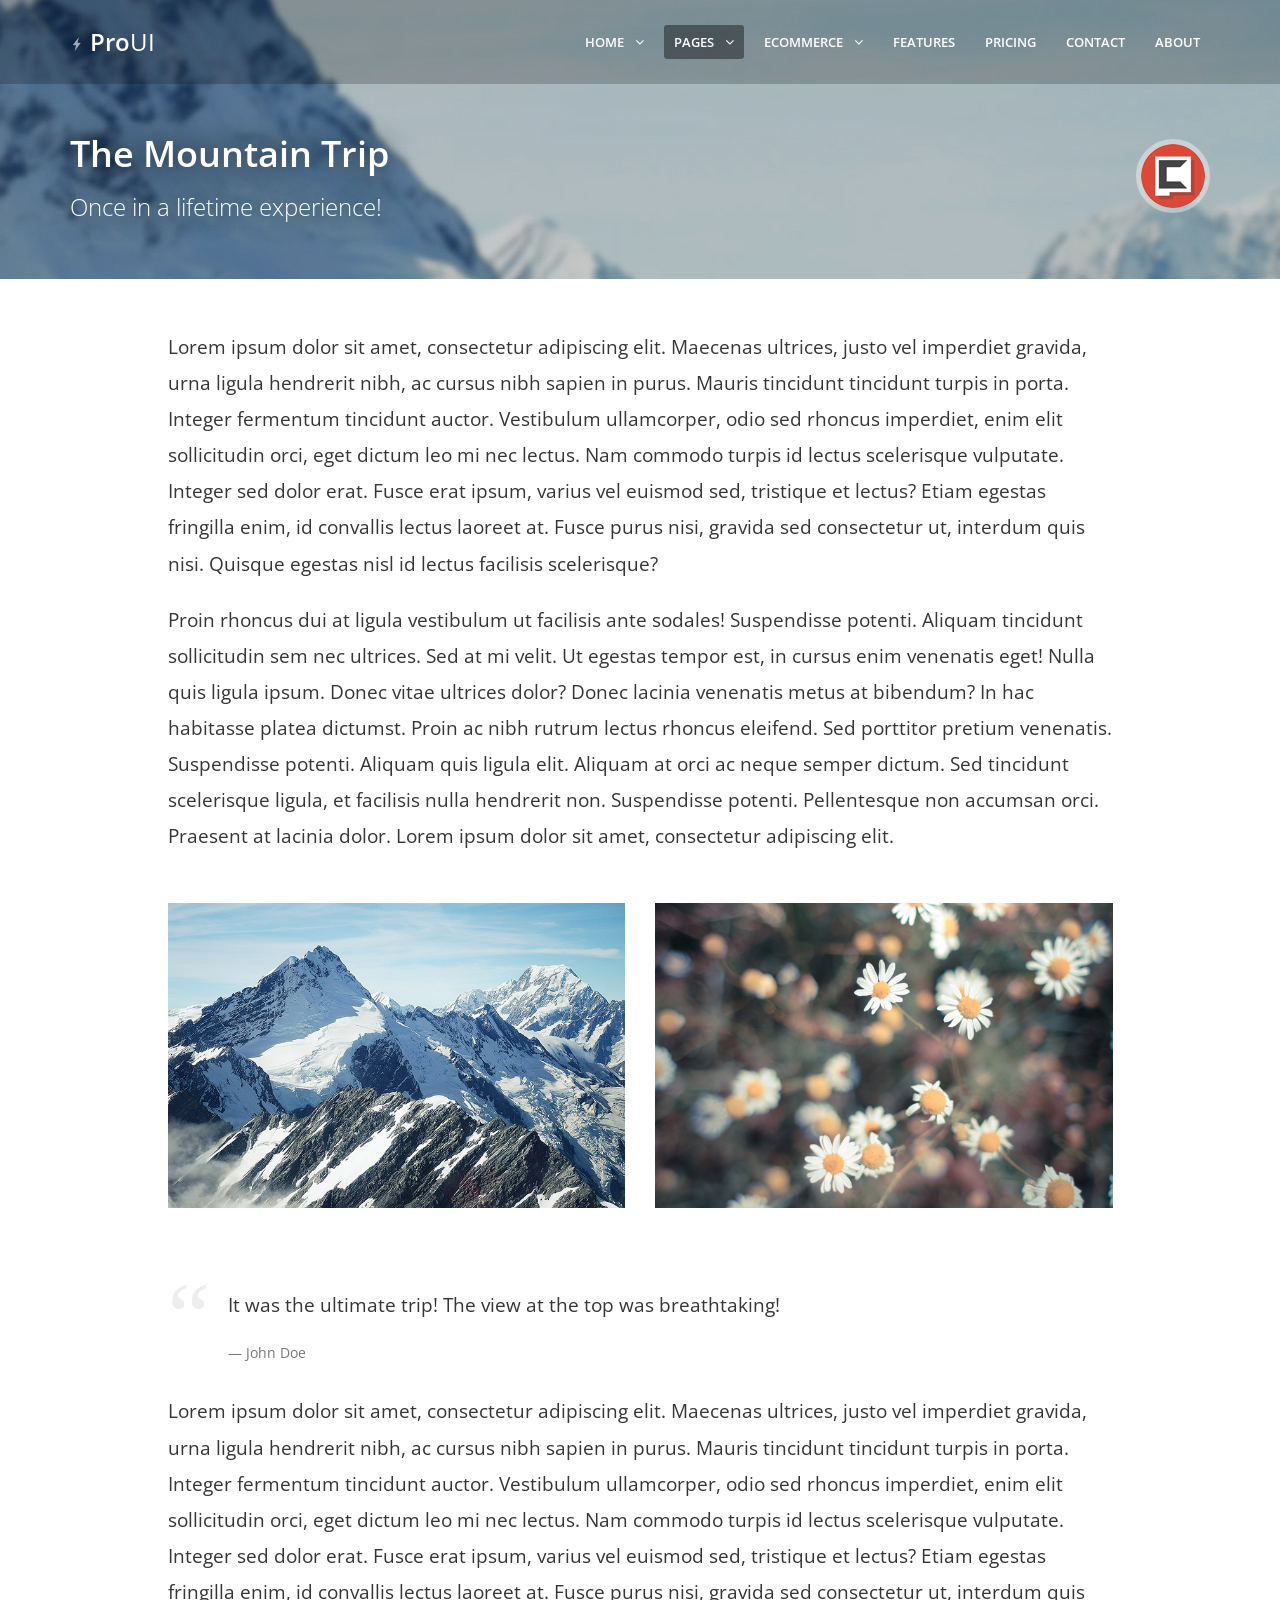
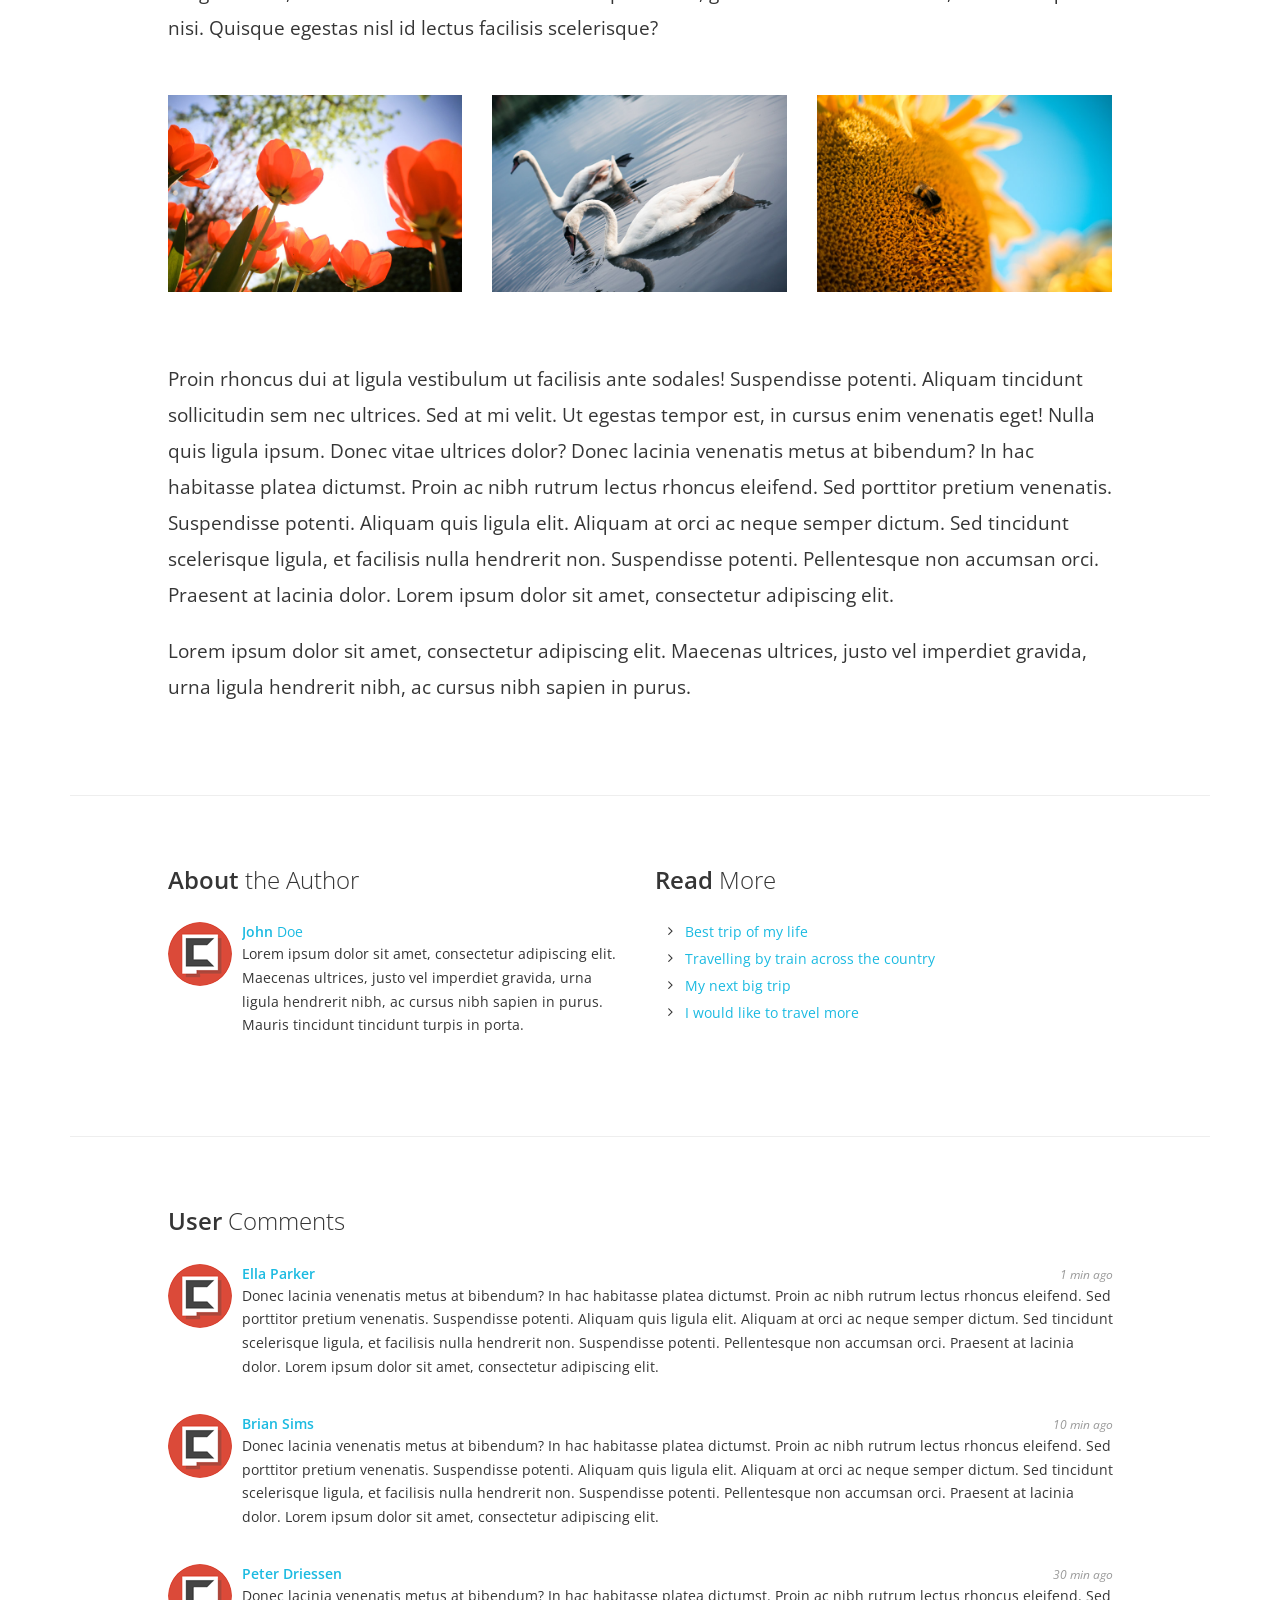
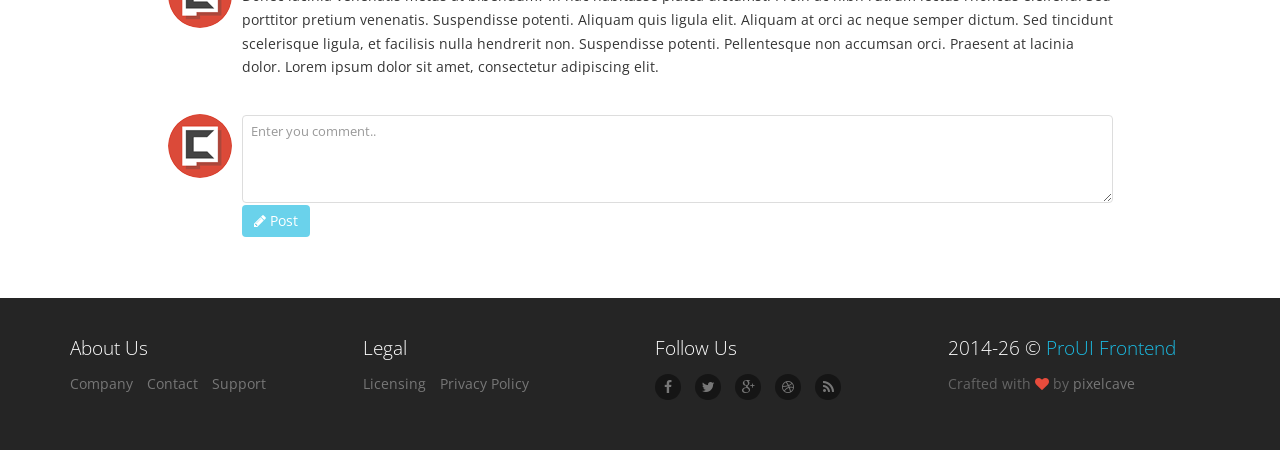
<file: site/src/main/webapp/blog_post.html>
<!DOCTYPE html>
<!--[if IE 8]>         <html class="no-js lt-ie9"> <![endif]-->
<!--[if gt IE 8]><!--> <html class="no-js"> <!--<![endif]-->
    <head>
        <meta charset="utf-8">

        <title>ProUI Frontend - Responsive Bootstrap Site Template</title>

        <meta name="description" content="ProUI Frontend is a Responsive Bootstrap Site Template created by pixelcave and added as a bonus in ProUI Admin Template package which is published on Themeforest.">
        <meta name="author" content="pixelcave">
        <meta name="robots" content="noindex, nofollow">

        <meta name="viewport" content="width=device-width,initial-scale=1,maximum-scale=1.0">

        <!-- Icons -->
        <!-- The following icons can be replaced with your own, they are used by desktop and mobile browsers -->
        <link rel="shortcut icon" href="assets/img/favicon.png">
        <link rel="apple-touch-icon" href="assets/img/icon57.png" sizes="57x57">
        <link rel="apple-touch-icon" href="assets/img/icon72.png" sizes="72x72">
        <link rel="apple-touch-icon" href="assets/img/icon76.png" sizes="76x76">
        <link rel="apple-touch-icon" href="assets/img/icon114.png" sizes="114x114">
        <link rel="apple-touch-icon" href="assets/img/icon120.png" sizes="120x120">
        <link rel="apple-touch-icon" href="assets/img/icon144.png" sizes="144x144">
        <link rel="apple-touch-icon" href="assets/img/icon152.png" sizes="152x152">
        <link rel="apple-touch-icon" href="assets/img/icon180.png" sizes="180x180">
        <!-- END Icons -->

        <!-- Stylesheets -->
        <!-- Bootstrap is included in its original form, unaltered -->
        <link rel="stylesheet" href="assets/css/bootstrap.min.css">

        <!-- Related styles of various icon packs and plugins -->
        <link rel="stylesheet" href="assets/css/plugins.css">

        <!-- The main stylesheet of this template. All Bootstrap overwrites are defined in here -->
        <link rel="stylesheet" href="assets/css/main.css">

        <!-- The themes stylesheet of this template (for using specific theme color in individual elements - must included last) -->
        <link rel="stylesheet" href="assets/css/themes.css">
        <!-- END Stylesheets -->

        <!-- Modernizr (browser feature detection library) & Respond.js (Enable responsive CSS code on browsers that don't support it, eg IE8) -->
        <script src="assets/js/vendor/modernizr-2.7.1-respond-1.4.2.min.js"></script>
    </head>
    <body>
        <!-- Page Container -->
        <!-- In the PHP version you can set the following options from inc/config file -->
        <!-- 'boxed' class for a boxed layout -->
        <div id="page-container">
            <!-- Site Header -->
            <header>
                <div class="container">
                    <!-- Site Logo -->
                    <a href="index.html" class="site-logo">
                        <i class="gi gi-flash"></i> <strong>Pro</strong>UI
                    </a>
                    <!-- Site Logo -->

                    <!-- Site Navigation -->
                    <nav>
                        <!-- Menu Toggle -->
                        <!-- Toggles menu on small screens -->
                        <a href="javascript:void(0)" class="btn btn-default site-menu-toggle visible-xs visible-sm">
                            <i class="fa fa-bars"></i>
                        </a>
                        <!-- END Menu Toggle -->

                        <!-- Main Menu -->
                        <ul class="site-nav">
                            <!-- Toggles menu on small screens -->
                            <li class="visible-xs visible-sm">
                                <a href="javascript:void(0)" class="site-menu-toggle text-center">
                                    <i class="fa fa-times"></i>
                                </a>
                            </li>
                            <!-- END Menu Toggle -->
                            <li>
                                <a href="javascript:void(0)" class="site-nav-sub"><i class="fa fa-angle-down site-nav-arrow"></i>Home</a>
                                <ul>
                                    <li>
                                        <a href="index.html">Full Width</a>
                                    </li>
                                    <li>
                                        <a href="index_alt.html">Full Width (Dark)</a>
                                    </li>
                                    <li>
                                        <a href="index.html">Full Width Parallax</a>
                                    </li>
                                    <li>
                                        <a href="index_boxed.html">Boxed</a>
                                    </li>
                                    <li>
                                        <a href="index_boxed_alt.html">Boxed (Dark)</a>
                                    </li>
                                    <li>
                                        <a href="index_boxed_parallax.html">Boxed Parallax</a>
                                    </li>
                                </ul>
                            </li>
                            <li class="active">
                                <a href="javascript:void(0)" class="site-nav-sub"><i class="fa fa-angle-down site-nav-arrow"></i>Pages</a>
                                <ul>
                                    <li>
                                        <a href="blog.html">Blog</a>
                                    </li>
                                    <li>
                                        <a href="blog_post.html" class="active">Blog Post</a>
                                    </li>
                                    <li>
                                        <a href="portfolio_4.html">Portfolio 4 Columns</a>
                                    </li>
                                    <li>
                                        <a href="portfolio_3.html">Portfolio 3 Columns</a>
                                    </li>
                                    <li>
                                        <a href="portfolio_2.html">Portfolio 2 Columns</a>
                                    </li>
                                    <li>
                                        <a href="portfolio_single.html">Portfolio Single</a>
                                    </li>
                                    <li>
                                        <a href="team.html">Team</a>
                                    </li>
                                    <li>
                                        <a href="helpdesk.html">Helpdesk</a>
                                    </li>
                                    <li>
                                        <a href="jobs.html">Jobs</a>
                                    </li>
                                    <li>
                                        <a href="how_it_works.html">How it works</a>
                                    </li>
                                </ul>
                            </li>
                            <li>
                                <a href="javascript:void(0)" class="site-nav-sub"><i class="fa fa-angle-down site-nav-arrow"></i>eCommerce</a>
                                <ul>
                                    <li>
                                        <a href="ecom_home.html">Home</a>
                                    </li>
                                    <li>
                                        <a href="ecom_search_results.html">Search Results</a>
                                    </li>
                                    <li>
                                        <a href="ecom_product_list.html">Product List</a>
                                    </li>
                                    <li>
                                        <a href="ecom_product.html">Product</a>
                                    </li>
                                    <li>
                                        <a href="ecom_product_comparison.html">Product Comparison</a>
                                    </li>
                                    <li>
                                        <a href="ecom_shopping_cart.html">Shopping Cart</a>
                                    </li>
                                    <li>
                                        <a href="ecom_checkout.html">Checkout</a>
                                    </li>
                                </ul>
                            </li>
                            <li>
                                <a href="features.html">Features</a>
                            </li>
                            <li>
                                <a href="pricing.html">Pricing</a>
                            </li>
                            <li>
                                <a href="contact.html">Contact</a>
                            </li>
                            <li>
                                <a href="about.html">About</a>
                            </li>
                        </ul>
                        <!-- END Main Menu -->
                    </nav>
                    <!-- END Site Navigation -->
                </div>
            </header>
            <!-- END Site Header -->

            <!-- Media Container -->
            <div class="media-container">
                <!-- Intro -->
                <section class="site-section site-section-light site-section-top">
                    <div class="container">
                        <a href="javascript:void(0)">
                            <img src="assets/img/placeholders/avatars/avatar2.jpg" alt="Author" class="site-top-avatar pull-right img-circle animation-fadeIn360">
                        </a>
                        <h1 class="animation-slideDown"><strong>The Mountain Trip</strong></h1>
                        <h2 class="h3 animation-slideUp hidden-xs">Once in a lifetime experience!</h2>
                    </div>
                </section>
                <!-- END Intro -->

                <!-- For best results use an image with a resolution of 2560x279 pixels -->
                <img src="assets/img/placeholders/headers/blog_post.jpg" alt="Image" class="media-image animation-pulseSlow">
            </div>
            <!-- END Media Container -->

            <!-- Article -->
            <section class="site-content site-section">
                <div class="container">
                    <div class="row">
                        <div class="col-md-10 col-md-offset-1 site-block">
                            <!-- Story -->
                            <article>
                                <p>Lorem ipsum dolor sit amet, consectetur adipiscing elit. Maecenas ultrices, justo vel imperdiet gravida, urna ligula hendrerit nibh, ac cursus nibh sapien in purus. Mauris tincidunt tincidunt turpis in porta. Integer fermentum tincidunt auctor. Vestibulum ullamcorper, odio sed rhoncus imperdiet, enim elit sollicitudin orci, eget dictum leo mi nec lectus. Nam commodo turpis id lectus scelerisque vulputate. Integer sed dolor erat. Fusce erat ipsum, varius vel euismod sed, tristique et lectus? Etiam egestas fringilla enim, id convallis lectus laoreet at. Fusce purus nisi, gravida sed consectetur ut, interdum quis nisi. Quisque egestas nisl id lectus facilisis scelerisque?</p>
                                <p>Proin rhoncus dui at ligula vestibulum ut facilisis ante sodales! Suspendisse potenti. Aliquam tincidunt sollicitudin sem nec ultrices. Sed at mi velit. Ut egestas tempor est, in cursus enim venenatis eget! Nulla quis ligula ipsum. Donec vitae ultrices dolor? Donec lacinia venenatis metus at bibendum? In hac habitasse platea dictumst. Proin ac nibh rutrum lectus rhoncus eleifend. Sed porttitor pretium venenatis. Suspendisse potenti. Aliquam quis ligula elit. Aliquam at orci ac neque semper dictum. Sed tincidunt scelerisque ligula, et facilisis nulla hendrerit non. Suspendisse potenti. Pellentesque non accumsan orci. Praesent at lacinia dolor. Lorem ipsum dolor sit amet, consectetur adipiscing elit.</p>
                                <div class="row push-top-bottom">
                                    <div class="col-sm-6">
                                        <p>
                                            <a href="assets/img/placeholders/photos/photo1.jpg" data-toggle="lightbox-image">
                                                <img src="assets/img/placeholders/photos/photo1.jpg" alt="image" class="img-responsive">
                                            </a>
                                        </p>
                                    </div>
                                    <div class="col-sm-6">
                                        <p>
                                            <a href="assets/img/placeholders/photos/photo21.jpg" data-toggle="lightbox-image">
                                                <img src="assets/img/placeholders/photos/photo21.jpg" alt="image" class="img-responsive">
                                            </a>
                                        </p>
                                    </div>
                                </div>
                                <blockquote>
                                    <p>It was the ultimate trip! The view at the top was breathtaking!</p>
                                    <footer>John Doe</footer>
                                </blockquote>
                                <p>Lorem ipsum dolor sit amet, consectetur adipiscing elit. Maecenas ultrices, justo vel imperdiet gravida, urna ligula hendrerit nibh, ac cursus nibh sapien in purus. Mauris tincidunt tincidunt turpis in porta. Integer fermentum tincidunt auctor. Vestibulum ullamcorper, odio sed rhoncus imperdiet, enim elit sollicitudin orci, eget dictum leo mi nec lectus. Nam commodo turpis id lectus scelerisque vulputate. Integer sed dolor erat. Fusce erat ipsum, varius vel euismod sed, tristique et lectus? Etiam egestas fringilla enim, id convallis lectus laoreet at. Fusce purus nisi, gravida sed consectetur ut, interdum quis nisi. Quisque egestas nisl id lectus facilisis scelerisque?</p>
                                <div class="row push-top-bottom">
                                    <div class="col-sm-4">
                                        <p>
                                            <a href="assets/img/placeholders/photos/photo14.jpg" data-toggle="lightbox-image">
                                                <img src="assets/img/placeholders/photos/photo14.jpg" alt="image" class="img-responsive">
                                            </a>
                                        </p>
                                    </div>
                                    <div class="col-sm-4">
                                        <p>
                                            <a href="assets/img/placeholders/photos/photo18.jpg" data-toggle="lightbox-image">
                                                <img src="assets/img/placeholders/photos/photo18.jpg" alt="image" class="img-responsive">
                                            </a>
                                        </p>
                                    </div>
                                    <div class="col-sm-4">
                                        <p>
                                            <a href="assets/img/placeholders/photos/photo22.jpg" data-toggle="lightbox-image">
                                                <img src="assets/img/placeholders/photos/photo22.jpg" alt="image" class="img-responsive">
                                            </a>
                                        </p>
                                    </div>
                                </div>
                                <p>Proin rhoncus dui at ligula vestibulum ut facilisis ante sodales! Suspendisse potenti. Aliquam tincidunt sollicitudin sem nec ultrices. Sed at mi velit. Ut egestas tempor est, in cursus enim venenatis eget! Nulla quis ligula ipsum. Donec vitae ultrices dolor? Donec lacinia venenatis metus at bibendum? In hac habitasse platea dictumst. Proin ac nibh rutrum lectus rhoncus eleifend. Sed porttitor pretium venenatis. Suspendisse potenti. Aliquam quis ligula elit. Aliquam at orci ac neque semper dictum. Sed tincidunt scelerisque ligula, et facilisis nulla hendrerit non. Suspendisse potenti. Pellentesque non accumsan orci. Praesent at lacinia dolor. Lorem ipsum dolor sit amet, consectetur adipiscing elit.</p>
                                <p>Lorem ipsum dolor sit amet, consectetur adipiscing elit. Maecenas ultrices, justo vel imperdiet gravida, urna ligula hendrerit nibh, ac cursus nibh sapien in purus.</p>
                            </article>
                            <!-- END Story -->
                        </div>
                    </div>
                    <hr>
                </div>
            </section>
            <!-- END Article -->

            <!-- Extra Info -->
            <section class="site-content site-section">
                <div class="container">
                    <div class="row">
                        <div class="col-md-5 col-md-offset-1 site-block">
                            <h3 class="site-heading"><strong>About</strong> the Author</h3>
                            <ul class="media-list">
                                <li class="media">
                                    <a href="javascript:void(0)" class="pull-left">
                                        <img src="assets/img/placeholders/avatars/avatar2.jpg" alt="avatar" class="img-circle">
                                    </a>
                                    <div class="media-body">
                                        <a href="javascript:void(0)"><strong>John</strong> Doe</a>
                                        <p>Lorem ipsum dolor sit amet, consectetur adipiscing elit. Maecenas ultrices, justo vel imperdiet gravida, urna ligula hendrerit nibh, ac cursus nibh sapien in purus. Mauris tincidunt tincidunt turpis in porta.</p>
                                    </div>
                                </li>
                            </ul>
                        </div>
                        <div class="col-md-5 site-block">
                            <h3 class="site-heading"><strong>Read</strong> More</h3>
                            <ul class="fa-ul ul-breath">
                                <li><i class="fa fa-angle-right fa-li"></i> <a href="javascript:void(0)">Best trip of my life</a></li>
                                <li><i class="fa fa-angle-right fa-li"></i> <a href="javascript:void(0)">Travelling by train across the country</a></li>
                                <li><i class="fa fa-angle-right fa-li"></i> <a href="javascript:void(0)">My next big trip</a></li>
                                <li><i class="fa fa-angle-right fa-li"></i> <a href="javascript:void(0)">I would like to travel more</a></li>
                            </ul>
                        </div>
                    </div>
                    <hr>
                </div>
            </section>
            <!-- END Extra Info -->

            <!-- Comments -->
            <section class="site-content site-section">
                <div class="container">
                    <div class="row">
                        <div class="col-md-10 col-md-offset-1 site-block">
                            <h3 class="site-heading"><strong>User</strong> Comments</h3>
                            <ul class="media-list">
                                <li class="media">
                                    <a href="javascript:void(0)" class="pull-left">
                                        <img src="assets/img/placeholders/avatars/avatar12.jpg" alt="Avatar" class="img-circle">
                                    </a>
                                    <div class="media-body">
                                        <span class="text-muted pull-right"><small><em>1 min ago</em></small></span>
                                        <a href="javascript:void(0)"><strong>Ella Parker</strong></a>
                                        <p>Donec lacinia venenatis metus at bibendum? In hac habitasse platea dictumst. Proin ac nibh rutrum lectus rhoncus eleifend. Sed porttitor pretium venenatis. Suspendisse potenti. Aliquam quis ligula elit. Aliquam at orci ac neque semper dictum. Sed tincidunt scelerisque ligula, et facilisis nulla hendrerit non. Suspendisse potenti. Pellentesque non accumsan orci. Praesent at lacinia dolor. Lorem ipsum dolor sit amet, consectetur adipiscing elit.</p>
                                    </div>
                                </li>
                                <li class="media">
                                    <a href="javascript:void(0)" class="pull-left">
                                        <img src="assets/img/placeholders/avatars/avatar8.jpg" alt="Avatar" class="img-circle">
                                    </a>
                                    <div class="media-body">
                                        <span class="text-muted pull-right"><small><em>10 min ago</em></small></span>
                                        <a href="javascript:void(0)"><strong>Brian Sims</strong></a>
                                        <p>Donec lacinia venenatis metus at bibendum? In hac habitasse platea dictumst. Proin ac nibh rutrum lectus rhoncus eleifend. Sed porttitor pretium venenatis. Suspendisse potenti. Aliquam quis ligula elit. Aliquam at orci ac neque semper dictum. Sed tincidunt scelerisque ligula, et facilisis nulla hendrerit non. Suspendisse potenti. Pellentesque non accumsan orci. Praesent at lacinia dolor. Lorem ipsum dolor sit amet, consectetur adipiscing elit.</p>
                                    </div>
                                </li>
                                <li class="media">
                                    <a href="javascript:void(0)" class="pull-left">
                                        <img src="assets/img/placeholders/avatars/avatar15.jpg" alt="Avatar" class="img-circle">
                                    </a>
                                    <div class="media-body">
                                        <span class="text-muted pull-right"><small><em>30 min ago</em></small></span>
                                        <a href="javascript:void(0)"><strong>Peter Driessen</strong></a>
                                        <p>Donec lacinia venenatis metus at bibendum? In hac habitasse platea dictumst. Proin ac nibh rutrum lectus rhoncus eleifend. Sed porttitor pretium venenatis. Suspendisse potenti. Aliquam quis ligula elit. Aliquam at orci ac neque semper dictum. Sed tincidunt scelerisque ligula, et facilisis nulla hendrerit non. Suspendisse potenti. Pellentesque non accumsan orci. Praesent at lacinia dolor. Lorem ipsum dolor sit amet, consectetur adipiscing elit.</p>
                                    </div>
                                </li>
                                <li class="media">
                                    <a href="javascript:void(0)" class="pull-left">
                                        <img src="assets/img/placeholders/avatars/avatar.jpg" alt="Avatar" class="img-circle">
                                    </a>
                                    <div class="media-body">
                                        <form action="blog_post.html" method="post" onsubmit="return false;">
                                            <textarea id="article-comment" name="article-comment" class="form-control" rows="4" placeholder="Enter you comment.."></textarea>
                                            <button type="submit" class="btn btn-primary"><i class="fa fa-pencil"></i> Post</button>
                                        </form>
                                    </div>
                                </li>
                            </ul>
                        </div>
                    </div>
                </div>
            </section>
            <!-- END Comments -->

            <!-- Footer -->
            <footer class="site-footer site-section">
                <div class="container">
                    <!-- Footer Links -->
                    <div class="row">
                        <div class="col-sm-6 col-md-3">
                            <h4 class="footer-heading">About Us</h4>
                            <ul class="footer-nav list-inline">
                                <li><a href="about.html">Company</a></li>
                                <li><a href="contact.html">Contact</a></li>
                                <li><a href="contact.html">Support</a></li>
                            </ul>
                        </div>
                        <div class="col-sm-6 col-md-3">
                            <h4 class="footer-heading">Legal</h4>
                            <ul class="footer-nav list-inline">
                                <li><a href="javascript:void(0)">Licensing</a></li>
                                <li><a href="javascript:void(0)">Privacy Policy</a></li>
                            </ul>
                        </div>
                        <div class="col-sm-6 col-md-3">
                            <h4 class="footer-heading">Follow Us</h4>
                            <ul class="footer-nav footer-nav-social list-inline">
                                <li><a href="javascript:void(0)"><i class="fa fa-facebook"></i></a></li>
                                <li><a href="javascript:void(0)"><i class="fa fa-twitter"></i></a></li>
                                <li><a href="javascript:void(0)"><i class="fa fa-google-plus"></i></a></li>
                                <li><a href="javascript:void(0)"><i class="fa fa-dribbble"></i></a></li>
                                <li><a href="javascript:void(0)"><i class="fa fa-rss"></i></a></li>
                            </ul>
                        </div>
                        <div class="col-sm-6 col-md-3">
                            <h4 class="footer-heading"><span id="year-copy">2014</span> &copy; <a href="http://goo.gl/TDOSuC">ProUI Frontend</a></h4>
                            <ul class="footer-nav list-inline">
                                <li>Crafted with <i class="fa fa-heart text-danger"></i> by <a href="http://goo.gl/vNS3I">pixelcave</a></li>
                            </ul>
                        </div>
                    </div>
                    <!-- END Footer Links -->
                </div>
            </footer>
            <!-- END Footer -->
        </div>
        <!-- END Page Container -->

        <!-- Scroll to top link, initialized in assets/js/app.js - scrollToTop() -->
        <a href="#" id="to-top"><i class="fa fa-angle-up"></i></a>

        <!-- Include Jquery library from Google's CDN but if something goes wrong get Jquery from local file (Remove 'http:' if you have SSL) -->
        <script src="http://ajax.googleapis.com/ajax/libs/jquery/1.11.1/jquery.min.js"></script>
        <script>!window.jQuery && document.write(decodeURI('%3Cscript src="assets/js/vendor/jquery-1.11.1.min.js"%3E%3C/script%3E'));</script>

        <!-- Bootstrap.js, Jquery plugins and Custom JS code -->
        <script src="assets/js/vendor/bootstrap.min.js"></script>
        <script src="assets/js/plugins.js"></script>
        <script src="assets/js/app.js"></script>
    </body>
</html>
</file>
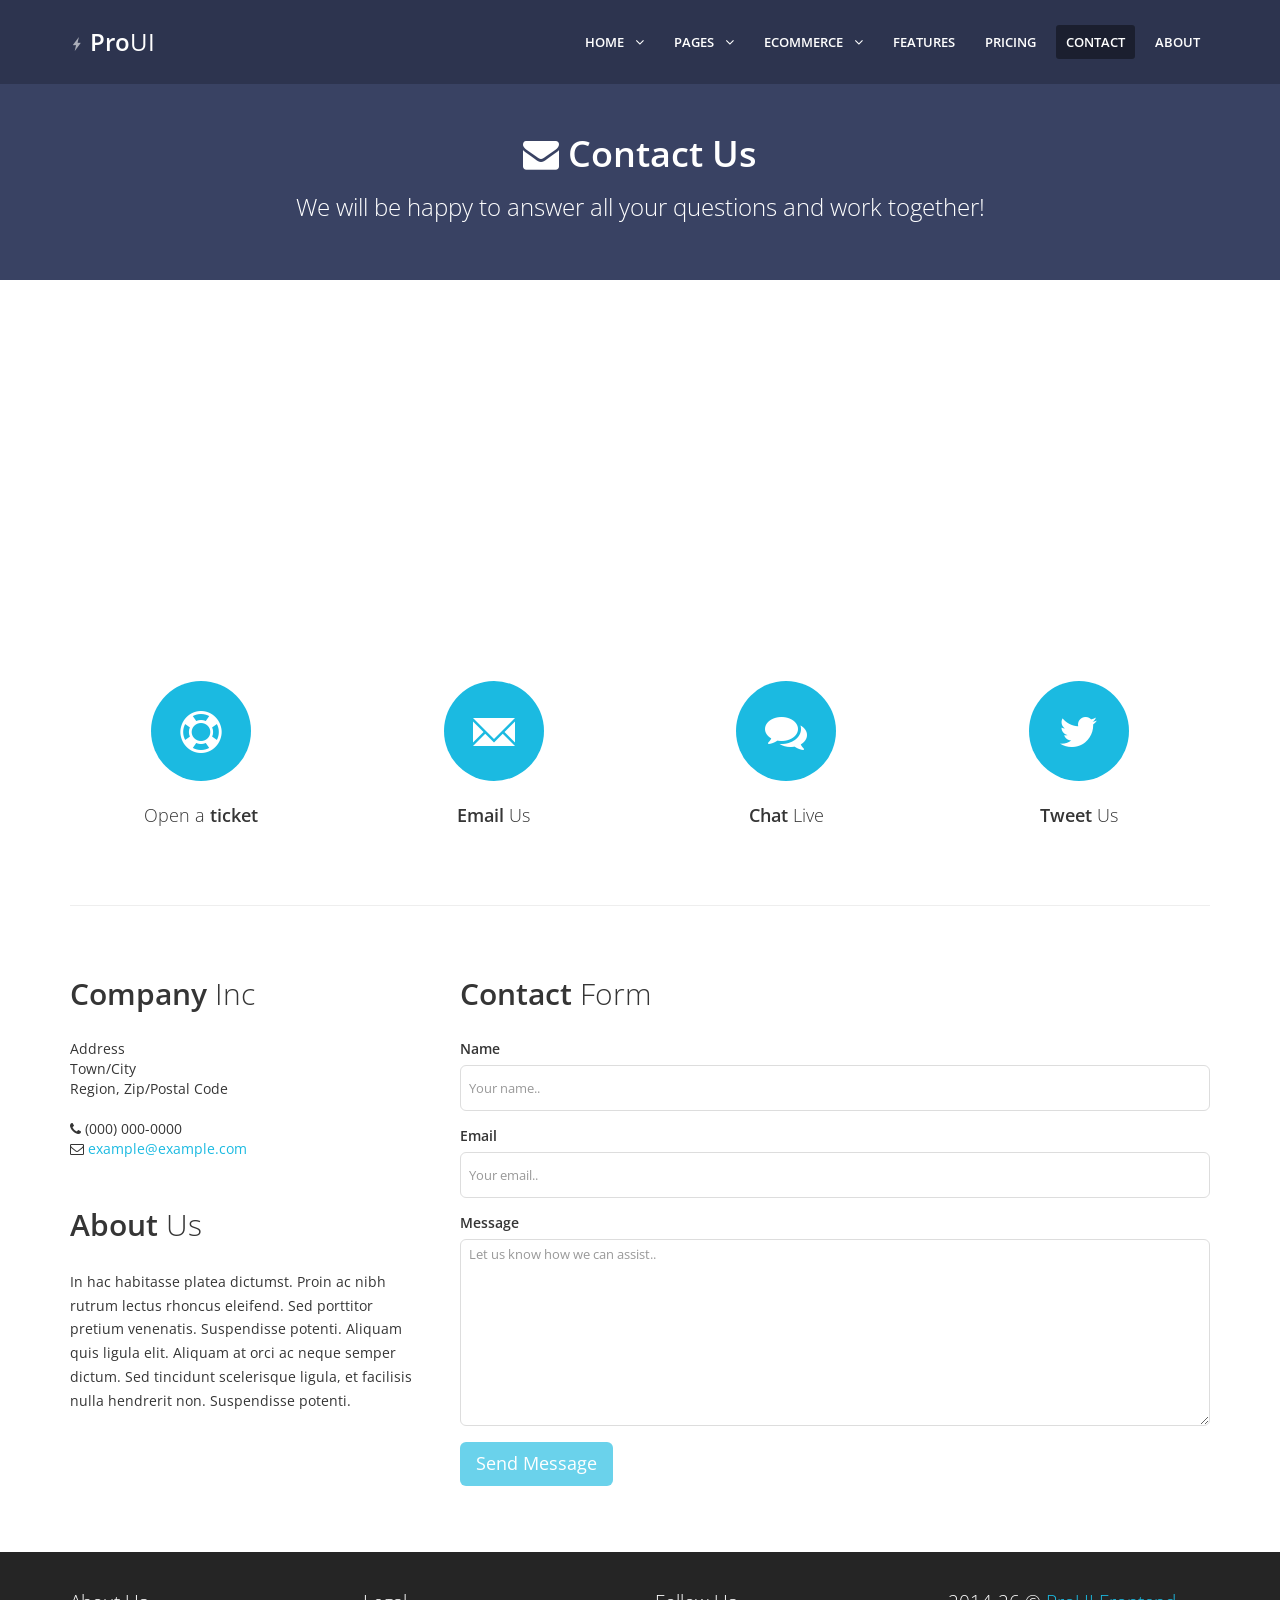
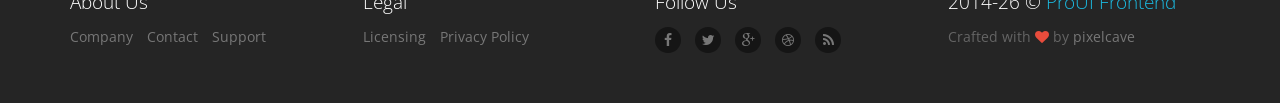
<file: site/src/main/webapp/contact.html>
<!DOCTYPE html>
<!--[if IE 8]>         <html class="no-js lt-ie9"> <![endif]-->
<!--[if gt IE 8]><!--> <html class="no-js"> <!--<![endif]-->
    <head>
        <meta charset="utf-8">

        <title>ProUI Frontend - Responsive Bootstrap Site Template</title>

        <meta name="description" content="ProUI Frontend is a Responsive Bootstrap Site Template created by pixelcave and added as a bonus in ProUI Admin Template package which is published on Themeforest.">
        <meta name="author" content="pixelcave">
        <meta name="robots" content="noindex, nofollow">

        <meta name="viewport" content="width=device-width,initial-scale=1,maximum-scale=1.0">

        <!-- Icons -->
        <!-- The following icons can be replaced with your own, they are used by desktop and mobile browsers -->
        <link rel="shortcut icon" href="assets/img/favicon.png">
        <link rel="apple-touch-icon" href="assets/img/icon57.png" sizes="57x57">
        <link rel="apple-touch-icon" href="assets/img/icon72.png" sizes="72x72">
        <link rel="apple-touch-icon" href="assets/img/icon76.png" sizes="76x76">
        <link rel="apple-touch-icon" href="assets/img/icon114.png" sizes="114x114">
        <link rel="apple-touch-icon" href="assets/img/icon120.png" sizes="120x120">
        <link rel="apple-touch-icon" href="assets/img/icon144.png" sizes="144x144">
        <link rel="apple-touch-icon" href="assets/img/icon152.png" sizes="152x152">
        <link rel="apple-touch-icon" href="assets/img/icon180.png" sizes="180x180">
        <!-- END Icons -->

        <!-- Stylesheets -->
        <!-- Bootstrap is included in its original form, unaltered -->
        <link rel="stylesheet" href="assets/css/bootstrap.min.css">

        <!-- Related styles of various icon packs and plugins -->
        <link rel="stylesheet" href="assets/css/plugins.css">

        <!-- The main stylesheet of this template. All Bootstrap overwrites are defined in here -->
        <link rel="stylesheet" href="assets/css/main.css">

        <!-- The themes stylesheet of this template (for using specific theme color in individual elements - must included last) -->
        <link rel="stylesheet" href="assets/css/themes.css">
        <!-- END Stylesheets -->

        <!-- Modernizr (browser feature detection library) & Respond.js (Enable responsive CSS code on browsers that don't support it, eg IE8) -->
        <script src="assets/js/vendor/modernizr-2.7.1-respond-1.4.2.min.js"></script>
    </head>
    <body>
        <!-- Page Container -->
        <!-- In the PHP version you can set the following options from inc/config file -->
        <!-- 'boxed' class for a boxed layout -->
        <div id="page-container">
            <!-- Site Header -->
            <header>
                <div class="container">
                    <!-- Site Logo -->
                    <a href="index.html" class="site-logo">
                        <i class="gi gi-flash"></i> <strong>Pro</strong>UI
                    </a>
                    <!-- Site Logo -->

                    <!-- Site Navigation -->
                    <nav>
                        <!-- Menu Toggle -->
                        <!-- Toggles menu on small screens -->
                        <a href="javascript:void(0)" class="btn btn-default site-menu-toggle visible-xs visible-sm">
                            <i class="fa fa-bars"></i>
                        </a>
                        <!-- END Menu Toggle -->

                        <!-- Main Menu -->
                        <ul class="site-nav">
                            <!-- Toggles menu on small screens -->
                            <li class="visible-xs visible-sm">
                                <a href="javascript:void(0)" class="site-menu-toggle text-center">
                                    <i class="fa fa-times"></i>
                                </a>
                            </li>
                            <!-- END Menu Toggle -->
                            <li>
                                <a href="javascript:void(0)" class="site-nav-sub"><i class="fa fa-angle-down site-nav-arrow"></i>Home</a>
                                <ul>
                                    <li>
                                        <a href="index.html">Full Width</a>
                                    </li>
                                    <li>
                                        <a href="index_alt.html">Full Width (Dark)</a>
                                    </li>
                                    <li>
                                        <a href="index.html">Full Width Parallax</a>
                                    </li>
                                    <li>
                                        <a href="index_boxed.html">Boxed</a>
                                    </li>
                                    <li>
                                        <a href="index_boxed_alt.html">Boxed (Dark)</a>
                                    </li>
                                    <li>
                                        <a href="index_boxed_parallax.html">Boxed Parallax</a>
                                    </li>
                                </ul>
                            </li>
                            <li>
                                <a href="javascript:void(0)" class="site-nav-sub"><i class="fa fa-angle-down site-nav-arrow"></i>Pages</a>
                                <ul>
                                    <li>
                                        <a href="blog.html">Blog</a>
                                    </li>
                                    <li>
                                        <a href="blog_post.html">Blog Post</a>
                                    </li>
                                    <li>
                                        <a href="portfolio_4.html">Portfolio 4 Columns</a>
                                    </li>
                                    <li>
                                        <a href="portfolio_3.html">Portfolio 3 Columns</a>
                                    </li>
                                    <li>
                                        <a href="portfolio_2.html">Portfolio 2 Columns</a>
                                    </li>
                                    <li>
                                        <a href="portfolio_single.html">Portfolio Single</a>
                                    </li>
                                    <li>
                                        <a href="team.html">Team</a>
                                    </li>
                                    <li>
                                        <a href="helpdesk.html">Helpdesk</a>
                                    </li>
                                    <li>
                                        <a href="jobs.html">Jobs</a>
                                    </li>
                                    <li>
                                        <a href="how_it_works.html">How it works</a>
                                    </li>
                                </ul>
                            </li>
                            <li>
                                <a href="javascript:void(0)" class="site-nav-sub"><i class="fa fa-angle-down site-nav-arrow"></i>eCommerce</a>
                                <ul>
                                    <li>
                                        <a href="ecom_home.html">Home</a>
                                    </li>
                                    <li>
                                        <a href="ecom_search_results.html">Search Results</a>
                                    </li>
                                    <li>
                                        <a href="ecom_product_list.html">Product List</a>
                                    </li>
                                    <li>
                                        <a href="ecom_product.html">Product</a>
                                    </li>
                                    <li>
                                        <a href="ecom_product_comparison.html">Product Comparison</a>
                                    </li>
                                    <li>
                                        <a href="ecom_shopping_cart.html">Shopping Cart</a>
                                    </li>
                                    <li>
                                        <a href="ecom_checkout.html">Checkout</a>
                                    </li>
                                </ul>
                            </li>
                            <li>
                                <a href="features.html">Features</a>
                            </li>
                            <li>
                                <a href="pricing.html">Pricing</a>
                            </li>
                            <li>
                                <a href="contact.html" class="active">Contact</a>
                            </li>
                            <li>
                                <a href="about.html">About</a>
                            </li>
                        </ul>
                        <!-- END Main Menu -->
                    </nav>
                    <!-- END Site Navigation -->
                </div>
            </header>
            <!-- END Site Header -->

            <!-- Intro -->
            <section class="site-section site-section-light site-section-top themed-background-dark">
                <div class="container">
                    <h1 class="text-center animation-slideDown"><i class="fa fa-envelope"></i> <strong>Contact Us</strong></h1>
                    <h2 class="h3 text-center animation-slideUp">We will be happy to answer all your questions and work together!</h2>
                </div>
            </section>
            <!-- END Intro -->

            <!-- Google Map -->
            <section class="site-content">
                <!-- Gmaps.js (initialized in assets/js/pages/contact.js), for more examples you can check out http://hpneo.github.io/gmaps/examples.html -->
                <div id="gmap" style="height: 350px;"></div>
            </section>
            <!-- END Google Map -->

            <!-- Support Links -->
            <section class="site-content site-section">
                <div class="container">
                    <div class="row row-items text-center">
                        <div class="col-sm-3 animation-fadeIn">
                            <a href="javascript:void(0)" class="circle themed-background">
                                <i class="gi gi-life_preserver"></i>
                            </a>
                            <h4>Open a <strong>ticket</strong></h4>
                        </div>
                        <div class="col-sm-3 animation-fadeIn">
                            <a href="javascript:void(0)" class="circle themed-background">
                                <i class="gi gi-envelope"></i>
                            </a>
                            <h4><strong>Email</strong> Us</h4>
                        </div>
                        <div class="col-sm-3 animation-fadeIn">
                            <a href="javascript:void(0)" class="circle themed-background">
                                <i class="fa fa-comments"></i>
                            </a>
                            <h4><strong>Chat</strong> Live</h4>
                        </div>
                        <div class="col-sm-3 animation-fadeIn">
                            <a href="javascript:void(0)" class="circle themed-background">
                                <i class="fa fa-twitter"></i>
                            </a>
                            <h4><strong>Tweet</strong> Us</h4>
                        </div>
                    </div>
                    <hr>
                </div>
            </section>
            <!-- END Support Links -->

            <!-- Contact -->
            <section class="site-content site-section">
                <div class="container">
                    <div class="row">
                        <div class="col-sm-6 col-md-4 site-block">
                            <div class="site-block">
                                <h3 class="h2 site-heading"><strong>Company</strong> Inc</h3>
                                <address>
                                    Address<br>
                                    Town/City<br>
                                    Region, Zip/Postal Code<br><br>
                                    <i class="fa fa-phone"></i> (000) 000-0000<br>
                                    <i class="fa fa-envelope-o"></i> <a href="javascript:void(0)">example@example.com</a>
                                </address>
                            </div>
                            <div class="site-block">
                                <h3 class="h2 site-heading"><strong>About</strong> Us</h3>
                                <p class="remove-margin">
                                    In hac habitasse platea dictumst. Proin ac nibh rutrum lectus rhoncus eleifend. Sed porttitor pretium venenatis. Suspendisse potenti. Aliquam quis ligula elit. Aliquam at orci ac neque semper dictum. Sed tincidunt scelerisque ligula, et facilisis nulla hendrerit non. Suspendisse potenti.
                                </p>
                            </div>
                        </div>
                        <div class="col-sm-6 col-md-8 site-block">
                            <h3 class="h2 site-heading"><strong>Contact</strong> Form</h3>
                            <form action="contact.html#form-contact" method="post" id="form-contact">
                                <div class="form-group">
                                    <label for="contact-name">Name</label>
                                    <input type="text" id="contact-name" name="contact-name" class="form-control input-lg" placeholder="Your name..">
                                </div>
                                <div class="form-group">
                                    <label for="contact-email">Email</label>
                                    <input type="text" id="contact-email" name="contact-email" class="form-control input-lg" placeholder="Your email..">
                                </div>
                                <div class="form-group">
                                    <label for="contact-message">Message</label>
                                    <textarea id="contact-message" name="contact-message" rows="10" class="form-control input-lg" placeholder="Let us know how we can assist.."></textarea>
                                </div>
                                <div class="form-group">
                                    <button type="submit" class="btn btn-lg btn-primary">Send Message</button>
                                </div>
                            </form>
                        </div>
                    </div>
                </div>
            </section>
            <!-- END Contact -->

            <!-- Footer -->
            <footer class="site-footer site-section">
                <div class="container">
                    <!-- Footer Links -->
                    <div class="row">
                        <div class="col-sm-6 col-md-3">
                            <h4 class="footer-heading">About Us</h4>
                            <ul class="footer-nav list-inline">
                                <li><a href="about.html">Company</a></li>
                                <li><a href="contact.html">Contact</a></li>
                                <li><a href="contact.html">Support</a></li>
                            </ul>
                        </div>
                        <div class="col-sm-6 col-md-3">
                            <h4 class="footer-heading">Legal</h4>
                            <ul class="footer-nav list-inline">
                                <li><a href="javascript:void(0)">Licensing</a></li>
                                <li><a href="javascript:void(0)">Privacy Policy</a></li>
                            </ul>
                        </div>
                        <div class="col-sm-6 col-md-3">
                            <h4 class="footer-heading">Follow Us</h4>
                            <ul class="footer-nav footer-nav-social list-inline">
                                <li><a href="javascript:void(0)"><i class="fa fa-facebook"></i></a></li>
                                <li><a href="javascript:void(0)"><i class="fa fa-twitter"></i></a></li>
                                <li><a href="javascript:void(0)"><i class="fa fa-google-plus"></i></a></li>
                                <li><a href="javascript:void(0)"><i class="fa fa-dribbble"></i></a></li>
                                <li><a href="javascript:void(0)"><i class="fa fa-rss"></i></a></li>
                            </ul>
                        </div>
                        <div class="col-sm-6 col-md-3">
                            <h4 class="footer-heading"><span id="year-copy">2014</span> &copy; <a href="http://goo.gl/TDOSuC">ProUI Frontend</a></h4>
                            <ul class="footer-nav list-inline">
                                <li>Crafted with <i class="fa fa-heart text-danger"></i> by <a href="http://goo.gl/vNS3I">pixelcave</a></li>
                            </ul>
                        </div>
                    </div>
                    <!-- END Footer Links -->
                </div>
            </footer>
            <!-- END Footer -->
        </div>
        <!-- END Page Container -->

        <!-- Scroll to top link, initialized in assets/js/app.js - scrollToTop() -->
        <a href="#" id="to-top"><i class="fa fa-angle-up"></i></a>

        <!-- Include Jquery library from Google's CDN but if something goes wrong get Jquery from local file (Remove 'http:' if you have SSL) -->
        <script src="http://ajax.googleapis.com/ajax/libs/jquery/1.11.1/jquery.min.js"></script>
        <script>!window.jQuery && document.write(decodeURI('%3Cscript src="assets/js/vendor/jquery-1.11.1.min.js"%3E%3C/script%3E'));</script>

        <!-- Bootstrap.js, Jquery plugins and Custom JS code -->
        <script src="assets/js/vendor/bootstrap.min.js"></script>
        <script src="assets/js/plugins.js"></script>
        <script src="assets/js/app.js"></script>

        <!-- Google Maps API + Gmaps Plugin, must be loaded in the page you would like to use maps (Remove 'http:' if you have SSL) -->
        <script src="http://maps.google.com/maps/api/js?sensor=true"></script>
        <script src="assets/js/helpers/gmaps.min.js"></script>

        <!-- Load and execute javascript code used only in this page -->
        <script src="assets/js/pages/contact.js"></script>
        <script>$(function(){ Contact.init(); });</script>
    </body>
</html>
</file>
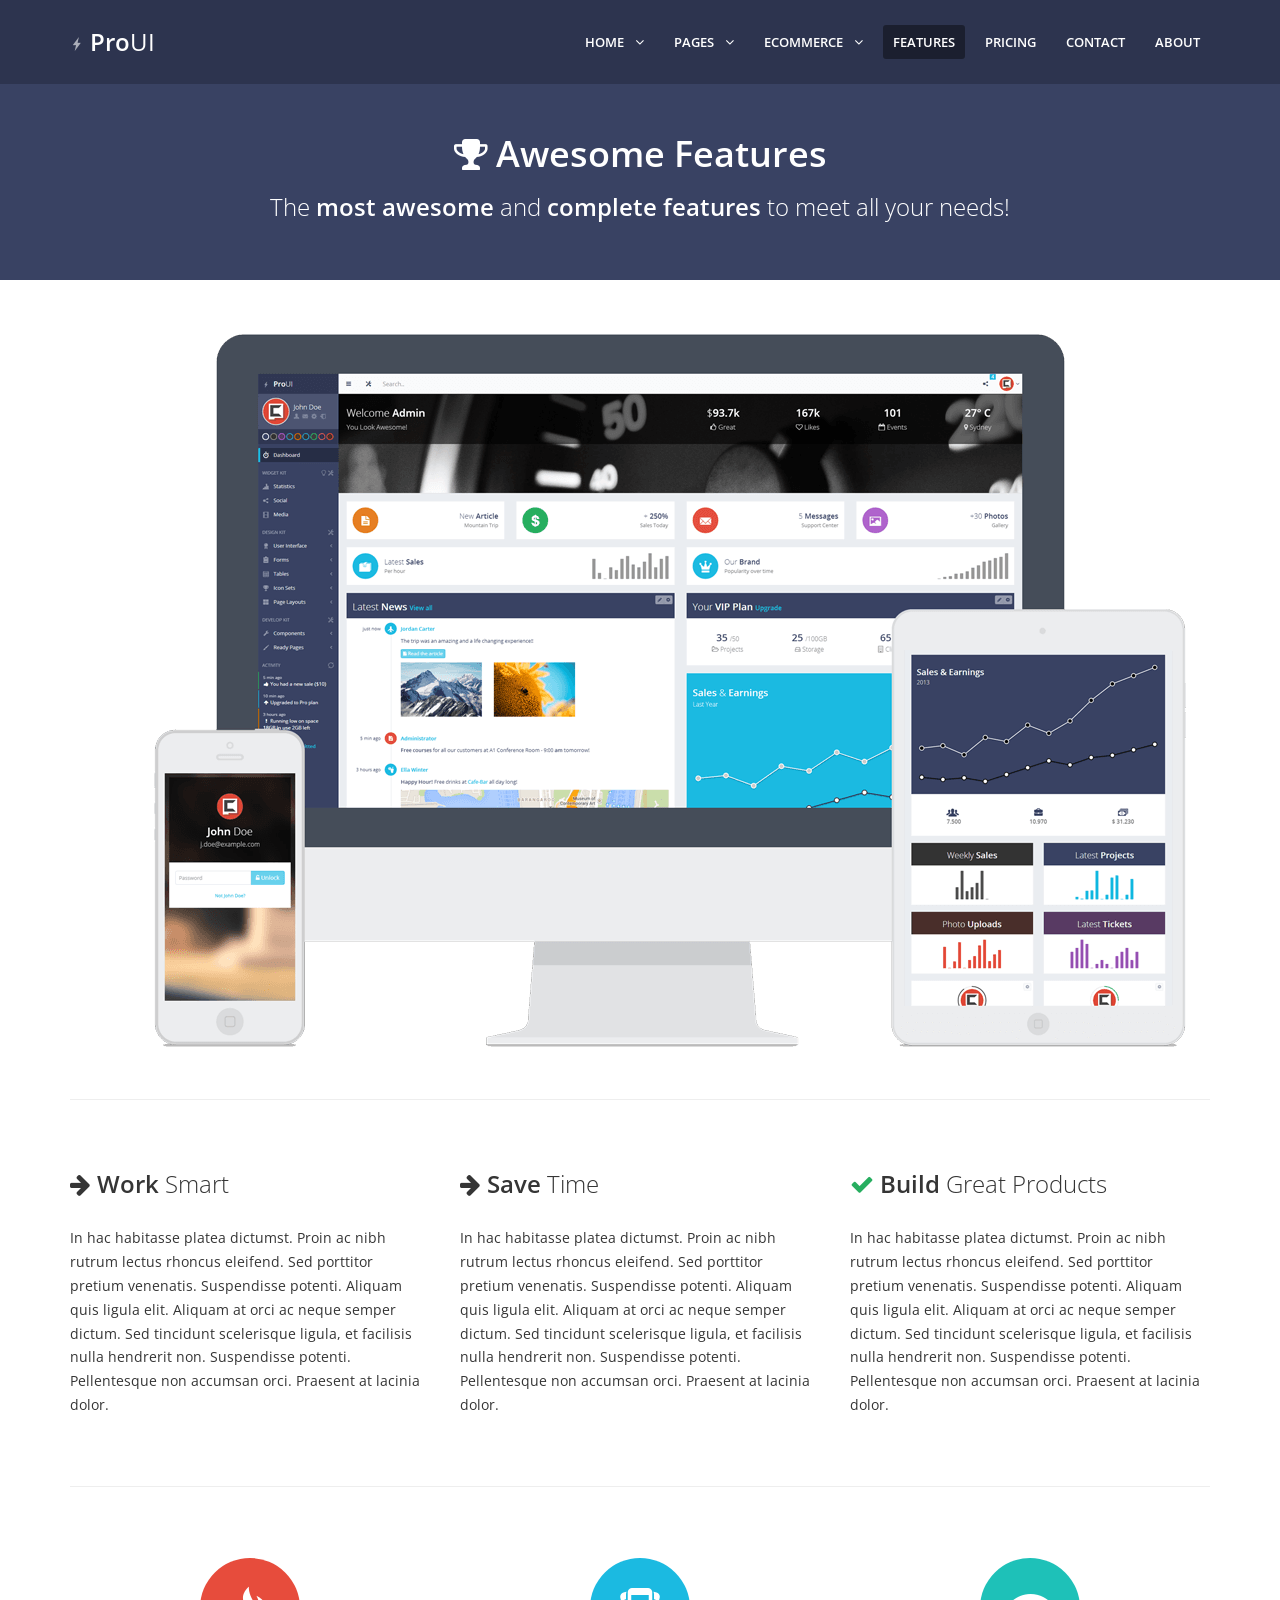
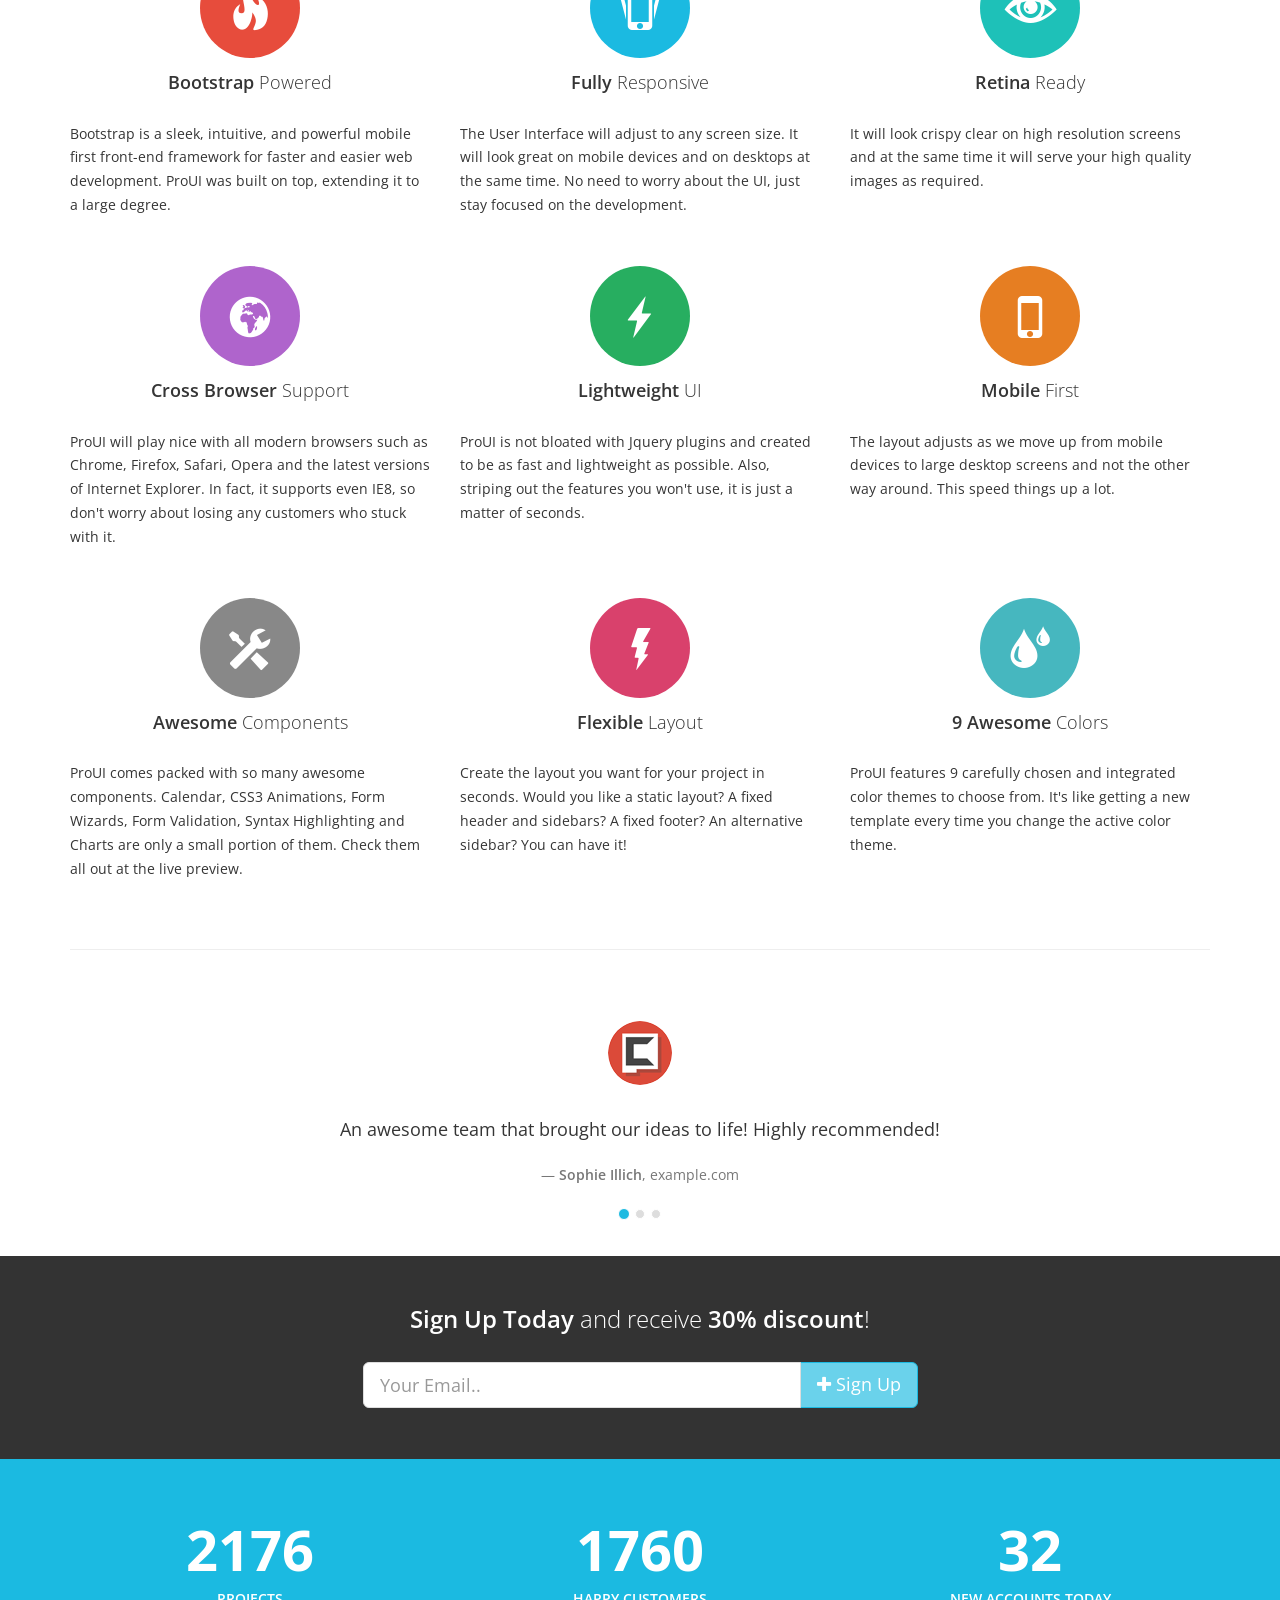
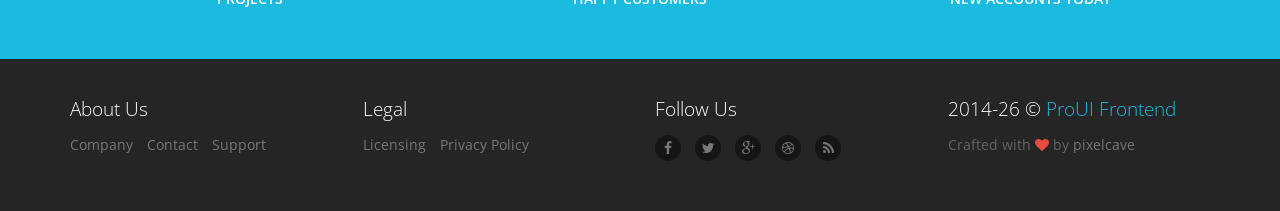
<file: site/src/main/webapp/features.html>
<!DOCTYPE html>
<!--[if IE 8]>         <html class="no-js lt-ie9"> <![endif]-->
<!--[if gt IE 8]><!--> <html class="no-js"> <!--<![endif]-->
    <head>
        <meta charset="utf-8">

        <title>ProUI Frontend - Responsive Bootstrap Site Template</title>

        <meta name="description" content="ProUI Frontend is a Responsive Bootstrap Site Template created by pixelcave and added as a bonus in ProUI Admin Template package which is published on Themeforest.">
        <meta name="author" content="pixelcave">
        <meta name="robots" content="noindex, nofollow">

        <meta name="viewport" content="width=device-width,initial-scale=1,maximum-scale=1.0">

        <!-- Icons -->
        <!-- The following icons can be replaced with your own, they are used by desktop and mobile browsers -->
        <link rel="shortcut icon" href="assets/img/favicon.png">
        <link rel="apple-touch-icon" href="assets/img/icon57.png" sizes="57x57">
        <link rel="apple-touch-icon" href="assets/img/icon72.png" sizes="72x72">
        <link rel="apple-touch-icon" href="assets/img/icon76.png" sizes="76x76">
        <link rel="apple-touch-icon" href="assets/img/icon114.png" sizes="114x114">
        <link rel="apple-touch-icon" href="assets/img/icon120.png" sizes="120x120">
        <link rel="apple-touch-icon" href="assets/img/icon144.png" sizes="144x144">
        <link rel="apple-touch-icon" href="assets/img/icon152.png" sizes="152x152">
        <link rel="apple-touch-icon" href="assets/img/icon180.png" sizes="180x180">
        <!-- END Icons -->

        <!-- Stylesheets -->
        <!-- Bootstrap is included in its original form, unaltered -->
        <link rel="stylesheet" href="assets/css/bootstrap.min.css">

        <!-- Related styles of various icon packs and plugins -->
        <link rel="stylesheet" href="assets/css/plugins.css">

        <!-- The main stylesheet of this template. All Bootstrap overwrites are defined in here -->
        <link rel="stylesheet" href="assets/css/main.css">

        <!-- The themes stylesheet of this template (for using specific theme color in individual elements - must included last) -->
        <link rel="stylesheet" href="assets/css/themes.css">
        <!-- END Stylesheets -->

        <!-- Modernizr (browser feature detection library) & Respond.js (Enable responsive CSS code on browsers that don't support it, eg IE8) -->
        <script src="assets/js/vendor/modernizr-2.7.1-respond-1.4.2.min.js"></script>
    </head>
    <body>
        <!-- Page Container -->
        <!-- In the PHP version you can set the following options from inc/config file -->
        <!-- 'boxed' class for a boxed layout -->
        <div id="page-container">
            <!-- Site Header -->
            <header>
                <div class="container">
                    <!-- Site Logo -->
                    <a href="index.html" class="site-logo">
                        <i class="gi gi-flash"></i> <strong>Pro</strong>UI
                    </a>
                    <!-- Site Logo -->

                    <!-- Site Navigation -->
                    <nav>
                        <!-- Menu Toggle -->
                        <!-- Toggles menu on small screens -->
                        <a href="javascript:void(0)" class="btn btn-default site-menu-toggle visible-xs visible-sm">
                            <i class="fa fa-bars"></i>
                        </a>
                        <!-- END Menu Toggle -->

                        <!-- Main Menu -->
                        <ul class="site-nav">
                            <!-- Toggles menu on small screens -->
                            <li class="visible-xs visible-sm">
                                <a href="javascript:void(0)" class="site-menu-toggle text-center">
                                    <i class="fa fa-times"></i>
                                </a>
                            </li>
                            <!-- END Menu Toggle -->
                            <li>
                                <a href="javascript:void(0)" class="site-nav-sub"><i class="fa fa-angle-down site-nav-arrow"></i>Home</a>
                                <ul>
                                    <li>
                                        <a href="index.html">Full Width</a>
                                    </li>
                                    <li>
                                        <a href="index_alt.html">Full Width (Dark)</a>
                                    </li>
                                    <li>
                                        <a href="index.html">Full Width Parallax</a>
                                    </li>
                                    <li>
                                        <a href="index_boxed.html">Boxed</a>
                                    </li>
                                    <li>
                                        <a href="index_boxed_alt.html">Boxed (Dark)</a>
                                    </li>
                                    <li>
                                        <a href="index_boxed_parallax.html">Boxed Parallax</a>
                                    </li>
                                </ul>
                            </li>
                            <li>
                                <a href="javascript:void(0)" class="site-nav-sub"><i class="fa fa-angle-down site-nav-arrow"></i>Pages</a>
                                <ul>
                                    <li>
                                        <a href="blog.html">Blog</a>
                                    </li>
                                    <li>
                                        <a href="blog_post.html">Blog Post</a>
                                    </li>
                                    <li>
                                        <a href="portfolio_4.html">Portfolio 4 Columns</a>
                                    </li>
                                    <li>
                                        <a href="portfolio_3.html">Portfolio 3 Columns</a>
                                    </li>
                                    <li>
                                        <a href="portfolio_2.html">Portfolio 2 Columns</a>
                                    </li>
                                    <li>
                                        <a href="portfolio_single.html">Portfolio Single</a>
                                    </li>
                                    <li>
                                        <a href="team.html">Team</a>
                                    </li>
                                    <li>
                                        <a href="helpdesk.html">Helpdesk</a>
                                    </li>
                                    <li>
                                        <a href="jobs.html">Jobs</a>
                                    </li>
                                    <li>
                                        <a href="how_it_works.html">How it works</a>
                                    </li>
                                </ul>
                            </li>
                            <li>
                                <a href="javascript:void(0)" class="site-nav-sub"><i class="fa fa-angle-down site-nav-arrow"></i>eCommerce</a>
                                <ul>
                                    <li>
                                        <a href="ecom_home.html">Home</a>
                                    </li>
                                    <li>
                                        <a href="ecom_search_results.html">Search Results</a>
                                    </li>
                                    <li>
                                        <a href="ecom_product_list.html">Product List</a>
                                    </li>
                                    <li>
                                        <a href="ecom_product.html">Product</a>
                                    </li>
                                    <li>
                                        <a href="ecom_product_comparison.html">Product Comparison</a>
                                    </li>
                                    <li>
                                        <a href="ecom_shopping_cart.html">Shopping Cart</a>
                                    </li>
                                    <li>
                                        <a href="ecom_checkout.html">Checkout</a>
                                    </li>
                                </ul>
                            </li>
                            <li>
                                <a href="features.html" class="active">Features</a>
                            </li>
                            <li>
                                <a href="pricing.html">Pricing</a>
                            </li>
                            <li>
                                <a href="contact.html">Contact</a>
                            </li>
                            <li>
                                <a href="about.html">About</a>
                            </li>
                        </ul>
                        <!-- END Main Menu -->
                    </nav>
                    <!-- END Site Navigation -->
                </div>
            </header>
            <!-- END Site Header -->

            <!-- Intro -->
            <section class="site-section site-section-light site-section-top themed-background-dark">
                <div class="container">
                    <h1 class="text-center animation-slideDown"><i class="fa fa-trophy"></i> <strong>Awesome Features</strong></h1>
                    <h2 class="h3 text-center animation-slideUp">The <strong>most awesome</strong> and <strong>complete features</strong> to meet all your needs!</h2>
                </div>
            </section>
            <!-- END Intro -->

            <!-- Promo Image -->
            <section class="site-content site-section">
                <div class="container text-center">
                    <div class="site-block">
                        <img src="assets/img/placeholders/screenshots/promo_all_devices.png" alt="Promo Image" class="img-responsive visibility-none" data-toggle="animation-appear" data-animation-class="animation-fadeIn" data-element-offset="-100">
                    </div>
                    <hr>
                </div>
            </section>
            <!-- END Promo Image -->

            <!-- Key Features -->
            <section class="site-content site-section">
                <div class="container">
                    <div class="row">
                        <div class="col-sm-4 site-block">
                            <h3 class="site-heading"><i class="fa fa-arrow-right animation-floatingHor"></i> <strong>Work</strong> Smart</h3>
                            <p class="remove-margin">In hac habitasse platea dictumst. Proin ac nibh rutrum lectus rhoncus eleifend. Sed porttitor pretium venenatis. Suspendisse potenti. Aliquam quis ligula elit. Aliquam at orci ac neque semper dictum. Sed tincidunt scelerisque ligula, et facilisis nulla hendrerit non. Suspendisse potenti. Pellentesque non accumsan orci. Praesent at lacinia dolor.</p>
                        </div>
                        <div class="col-sm-4 site-block">
                            <h3 class="site-heading"><i class="fa fa-arrow-right animation-floatingHor"></i> <strong>Save</strong> Time</h3>
                            <p class="remove-margin">In hac habitasse platea dictumst. Proin ac nibh rutrum lectus rhoncus eleifend. Sed porttitor pretium venenatis. Suspendisse potenti. Aliquam quis ligula elit. Aliquam at orci ac neque semper dictum. Sed tincidunt scelerisque ligula, et facilisis nulla hendrerit non. Suspendisse potenti. Pellentesque non accumsan orci. Praesent at lacinia dolor.</p>
                        </div>
                        <div class="col-sm-4 site-block">
                            <h3 class="site-heading"><i class="fa fa-check text-success animation-pulse"></i> <strong>Build</strong> Great Products</h3>
                            <p class="remove-margin">In hac habitasse platea dictumst. Proin ac nibh rutrum lectus rhoncus eleifend. Sed porttitor pretium venenatis. Suspendisse potenti. Aliquam quis ligula elit. Aliquam at orci ac neque semper dictum. Sed tincidunt scelerisque ligula, et facilisis nulla hendrerit non. Suspendisse potenti. Pellentesque non accumsan orci. Praesent at lacinia dolor.</p>
                        </div>
                    </div>
                    <hr>
                </div>
            </section>
            <!-- END Key Features -->

            <!-- Features -->
            <section class="site-content site-section">
                <div class="container text-center">
                    <div class="row row-items">
                        <div class="col-sm-4">
                            <a href="javascript:void(0)" class="circle visibility-none themed-background-fire" data-toggle="animation-appear" data-animation-class="animation-fadeIn360" data-element-offset="-100">
                                <i class="gi gi-fire"></i>
                            </a>
                            <h4 class="site-heading"><strong>Bootstrap</strong> Powered</h4>
                            <p class="text-left remove-margin">Bootstrap is a sleek, intuitive, and powerful mobile first front-end framework for faster and easier web development. ProUI was built on top, extending it to a large degree.</p>
                        </div>
                        <div class="col-sm-4">
                            <a href="javascript:void(0)" class="circle visibility-none themed-background" data-toggle="animation-appear" data-animation-class="animation-fadeIn360" data-element-offset="-100">
                                <i class="gi gi-iphone_shake"></i>
                            </a>
                            <h4 class="site-heading"><strong>Fully</strong> Responsive</h4>
                            <p class="text-left remove-margin">The User Interface will adjust to any screen size. It will look great on mobile devices and on desktops at the same time. No need to worry about the UI, just stay focused on the development.</p>
                        </div>
                        <div class="col-sm-4">
                            <a href="javascript:void(0)" class="circle visibility-none themed-background-flatie" data-toggle="animation-appear" data-animation-class="animation-fadeIn360" data-element-offset="-100">
                                <i class="gi gi-eye_open"></i>
                            </a>
                            <h4 class="site-heading"><strong>Retina</strong> Ready</h4>
                            <p class="text-left remove-margin">It will look crispy clear on high resolution screens and at the same time it will serve your high quality images as required.</p>
                        </div>
                    </div>
                    <div class="row row-items">
                        <div class="col-sm-4">
                            <a href="javascript:void(0)" class="circle visibility-none themed-background-amethyst" data-toggle="animation-appear" data-animation-class="animation-fadeIn360" data-element-offset="-100">
                                <i class="gi gi-globe_af"></i>
                            </a>
                            <h4 class="site-heading"><strong>Cross Browser</strong> Support</h4>
                            <p class="text-left remove-margin">ProUI will play nice with all modern browsers such as Chrome, Firefox, Safari, Opera and the latest versions of Internet Explorer. In fact, it supports even IE8, so don't worry about losing any customers who stuck with it.</p>
                        </div>
                        <div class="col-sm-4">
                            <a href="javascript:void(0)" class="circle visibility-none themed-background-spring" data-toggle="animation-appear" data-animation-class="animation-fadeIn360" data-element-offset="-100">
                                <i class="gi gi-flash"></i>
                            </a>
                            <h4 class="site-heading"><strong>Lightweight</strong> UI</h4>
                            <p class="text-left remove-margin">ProUI is not bloated with Jquery plugins and created to be as fast and lightweight as possible. Also, striping out the features you won't use, it is just a matter of seconds.</p>
                        </div>
                        <div class="col-sm-4">
                            <a href="javascript:void(0)" class="circle visibility-none themed-background-autumn" data-toggle="animation-appear" data-animation-class="animation-fadeIn360" data-element-offset="-100">
                                <i class="gi gi-iphone"></i>
                            </a>
                            <h4 class="site-heading"><strong>Mobile</strong> First</h4>
                            <p class="text-left remove-margin">The layout adjusts as we move up from mobile devices to large desktop screens and not the other way around. This speed things up a lot.</p>
                        </div>
                    </div>
                    <div class="row row-items">
                        <div class="col-sm-4">
                            <a href="javascript:void(0)" class="circle visibility-none themed-background-night" data-toggle="animation-appear" data-animation-class="animation-fadeIn360" data-element-offset="-100">
                                <i class="gi gi-settings"></i>
                            </a>
                            <h4 class="site-heading"><strong>Awesome</strong> Components</h4>
                            <p class="text-left remove-margin">ProUI comes packed with so many awesome components. Calendar, CSS3 Animations, Form Wizards, Form Validation, Syntax Highlighting and Charts are only a small portion of them. Check them all out at the live preview.</p>
                        </div>
                        <div class="col-sm-4">
                            <a href="javascript:void(0)" class="circle visibility-none themed-background-fancy" data-toggle="animation-appear" data-animation-class="animation-fadeIn360" data-element-offset="-100">
                                <i class="gi gi-electricity"></i>
                            </a>
                            <h4 class="site-heading"><strong>Flexible</strong> Layout</h4>
                            <p class="text-left remove-margin">Create the layout you want for your project in seconds. Would you like a static layout? A fixed header and sidebars? A fixed footer? An alternative sidebar? You can have it!</p>
                        </div>
                        <div class="col-sm-4">
                            <a href="javascript:void(0)" class="circle visibility-none themed-background-modern" data-toggle="animation-appear" data-animation-class="animation-fadeIn360" data-element-offset="-100">
                                <i class="gi gi-tint"></i>
                            </a>
                            <h4 class="site-heading"><strong>9 Awesome</strong> Colors</h4>
                            <p class="text-left remove-margin">ProUI features 9 carefully chosen and integrated color themes to choose from. It's like getting a new template every time you change the active color theme.</p>
                        </div>
                    </div>
                    <hr>
                </div>
            </section>
            <!-- END Features -->

            <!-- Testimonials -->
            <section class="site-content site-section">
                <div class="container">
                    <!-- Testimonials Carousel -->
                    <div id="testimonials-carousel" class="carousel slide carousel-html" data-ride="carousel" data-interval="4000">
                        <!-- Indicators -->
                        <ol class="carousel-indicators">
                            <li data-target="#testimonials-carousel" data-slide-to="0" class="active"></li>
                            <li data-target="#testimonials-carousel" data-slide-to="1"></li>
                            <li data-target="#testimonials-carousel" data-slide-to="2"></li>
                        </ol>
                        <!-- END Indicators -->

                        <!-- Wrapper for slides -->
                        <div class="carousel-inner text-center">
                            <div class="active item">
                                <p>
                                    <img src="assets/img/placeholders/avatars/avatar12.jpg" alt="Avatar" class="img-circle">
                                </p>
                                <blockquote class="no-symbol">
                                    <p>An awesome team that brought our ideas to life! Highly recommended!</p>
                                    <footer><strong>Sophie Illich</strong>, example.com</footer>
                                </blockquote>
                            </div>
                            <div class="item">
                                <p>
                                    <img src="assets/img/placeholders/avatars/avatar7.jpg" alt="Avatar" class="img-circle">
                                </p>
                                <blockquote class="no-symbol">
                                    <p>I have never imagined that our final product would look that good!</p>
                                    <footer><strong>David Cull</strong>, example.com</footer>
                                </blockquote>
                            </div>
                            <div class="item">
                                <p>
                                    <img src="assets/img/placeholders/avatars/avatar9.jpg" alt="Avatar" class="img-circle">
                                </p>
                                <blockquote class="no-symbol">
                                    <p>An extraordinary service that helped us grow way too fast!</p>
                                    <footer><strong>Nathan Brown</strong>, example.com</footer>
                                </blockquote>
                            </div>
                        </div>
                        <!-- END Wrapper for slides -->
                    </div>
                    <!-- END Testimonials Carousel -->
                </div>
            </section>
            <!-- END Testimonials -->

            <!-- Sign Up Action -->
            <section class="site-content site-section site-section-light themed-background-dark-night">
                <div class="container">
                    <h3 class="site-heading text-center"><strong>Sign Up Today</strong> and receive <strong>30% discount</strong>!</h3>
                    <div class="site-block text-center">
                        <form action="features.html" method="post" class="form-horizontal" onsubmit="return false;">
                            <div class="form-group">
                                <div class="col-md-6 col-md-offset-3">
                                    <label class="sr-only" for="register-email">Your Email</label>
                                    <div class="input-group input-group-lg">
                                        <input type="email" id="register-email" name="register-email" class="form-control" placeholder="Your Email..">
                                        <div class="input-group-btn">
                                            <button type="submit" class="btn btn-primary"><i class="fa fa-plus"></i> Sign Up</button>
                                        </div>
                                    </div>
                                </div>
                            </div>
                        </form>
                    </div>
                </div>
            </section>
            <!-- END Sign Up Action -->

            <!-- Quick Stats -->
            <section class="site-content site-section themed-background">
                <div class="container">
                    <!-- Stats Row -->
                    <!-- CountTo (initialized in assets/js/app.js), for more examples you can check out https://github.com/mhuggins/jquery-countTo -->
                    <div class="row" id="counters">
                        <div class="col-sm-4">
                            <div class="counter site-block">
                                <span data-toggle="countTo" data-to="6800" data-after="+"></span>
                                <small>Projects</small>
                            </div>
                        </div>
                        <div class="col-sm-4">
                            <div class="counter site-block">
                                <span data-toggle="countTo" data-to="5500" data-after="+"></span>
                                <small>Happy Customers</small>
                            </div>
                        </div>
                        <div class="col-sm-4">
                            <div class="counter site-block">
                                <span data-toggle="countTo" data-to="100" data-after="+"></span>
                                <small>New Accounts Today</small>
                            </div>
                        </div>
                    </div>
                    <!-- END Stats Row -->
                </div>
            </section>
            <!-- END Quick Stats -->

            <!-- Footer -->
            <footer class="site-footer site-section">
                <div class="container">
                    <!-- Footer Links -->
                    <div class="row">
                        <div class="col-sm-6 col-md-3">
                            <h4 class="footer-heading">About Us</h4>
                            <ul class="footer-nav list-inline">
                                <li><a href="about.html">Company</a></li>
                                <li><a href="contact.html">Contact</a></li>
                                <li><a href="contact.html">Support</a></li>
                            </ul>
                        </div>
                        <div class="col-sm-6 col-md-3">
                            <h4 class="footer-heading">Legal</h4>
                            <ul class="footer-nav list-inline">
                                <li><a href="javascript:void(0)">Licensing</a></li>
                                <li><a href="javascript:void(0)">Privacy Policy</a></li>
                            </ul>
                        </div>
                        <div class="col-sm-6 col-md-3">
                            <h4 class="footer-heading">Follow Us</h4>
                            <ul class="footer-nav footer-nav-social list-inline">
                                <li><a href="javascript:void(0)"><i class="fa fa-facebook"></i></a></li>
                                <li><a href="javascript:void(0)"><i class="fa fa-twitter"></i></a></li>
                                <li><a href="javascript:void(0)"><i class="fa fa-google-plus"></i></a></li>
                                <li><a href="javascript:void(0)"><i class="fa fa-dribbble"></i></a></li>
                                <li><a href="javascript:void(0)"><i class="fa fa-rss"></i></a></li>
                            </ul>
                        </div>
                        <div class="col-sm-6 col-md-3">
                            <h4 class="footer-heading"><span id="year-copy">2014</span> &copy; <a href="http://goo.gl/TDOSuC">ProUI Frontend</a></h4>
                            <ul class="footer-nav list-inline">
                                <li>Crafted with <i class="fa fa-heart text-danger"></i> by <a href="http://goo.gl/vNS3I">pixelcave</a></li>
                            </ul>
                        </div>
                    </div>
                    <!-- END Footer Links -->
                </div>
            </footer>
            <!-- END Footer -->
        </div>
        <!-- END Page Container -->

        <!-- Scroll to top link, initialized in assets/js/app.js - scrollToTop() -->
        <a href="#" id="to-top"><i class="fa fa-angle-up"></i></a>

        <!-- Include Jquery library from Google's CDN but if something goes wrong get Jquery from local file (Remove 'http:' if you have SSL) -->
        <script src="http://ajax.googleapis.com/ajax/libs/jquery/1.11.1/jquery.min.js"></script>
        <script>!window.jQuery && document.write(decodeURI('%3Cscript src="assets/js/vendor/jquery-1.11.1.min.js"%3E%3C/script%3E'));</script>

        <!-- Bootstrap.js, Jquery plugins and Custom JS code -->
        <script src="assets/js/vendor/bootstrap.min.js"></script>
        <script src="assets/js/plugins.js"></script>
        <script src="assets/js/app.js"></script>
    </body>
</html>
</file>
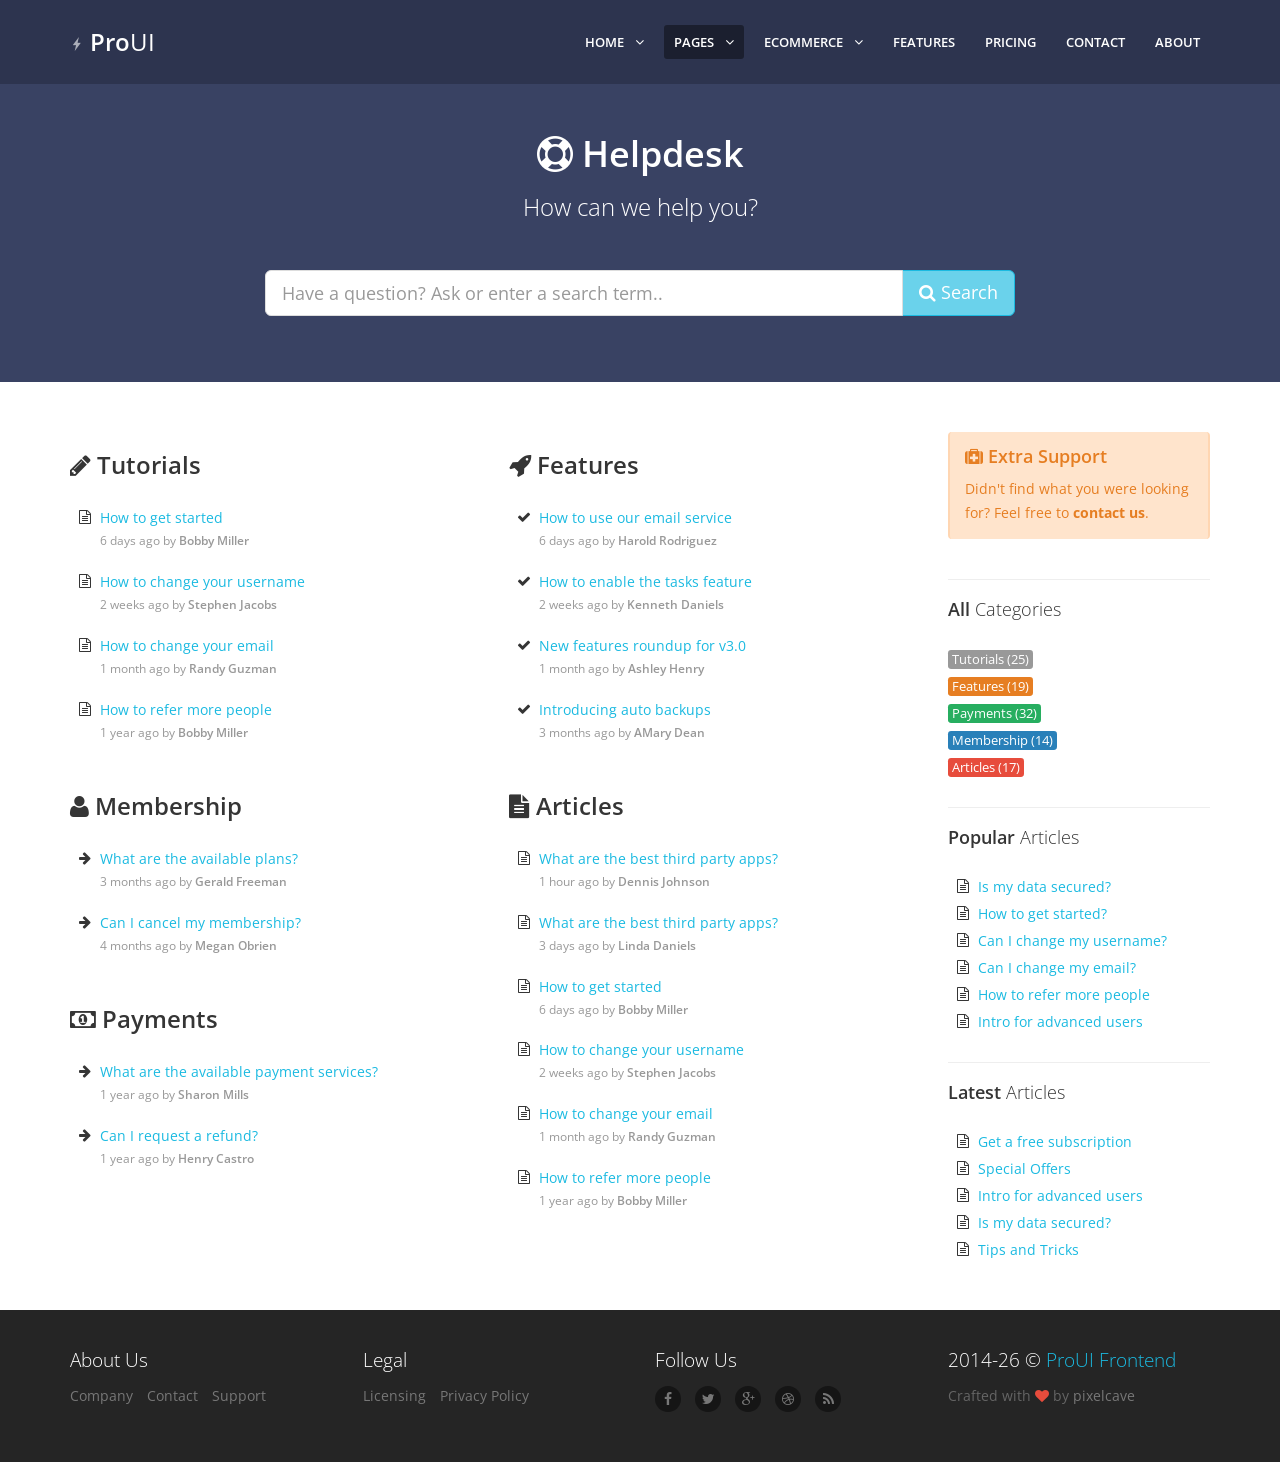
<file: site/src/main/webapp/helpdesk.html>
<!DOCTYPE html>
<!--[if IE 8]>         <html class="no-js lt-ie9"> <![endif]-->
<!--[if gt IE 8]><!--> <html class="no-js"> <!--<![endif]-->
    <head>
        <meta charset="utf-8">

        <title>ProUI Frontend - Responsive Bootstrap Site Template</title>

        <meta name="description" content="ProUI Frontend is a Responsive Bootstrap Site Template created by pixelcave and added as a bonus in ProUI Admin Template package which is published on Themeforest.">
        <meta name="author" content="pixelcave">
        <meta name="robots" content="noindex, nofollow">

        <meta name="viewport" content="width=device-width,initial-scale=1,maximum-scale=1.0">

        <!-- Icons -->
        <!-- The following icons can be replaced with your own, they are used by desktop and mobile browsers -->
        <link rel="shortcut icon" href="assets/img/favicon.png">
        <link rel="apple-touch-icon" href="assets/img/icon57.png" sizes="57x57">
        <link rel="apple-touch-icon" href="assets/img/icon72.png" sizes="72x72">
        <link rel="apple-touch-icon" href="assets/img/icon76.png" sizes="76x76">
        <link rel="apple-touch-icon" href="assets/img/icon114.png" sizes="114x114">
        <link rel="apple-touch-icon" href="assets/img/icon120.png" sizes="120x120">
        <link rel="apple-touch-icon" href="assets/img/icon144.png" sizes="144x144">
        <link rel="apple-touch-icon" href="assets/img/icon152.png" sizes="152x152">
        <link rel="apple-touch-icon" href="assets/img/icon180.png" sizes="180x180">
        <!-- END Icons -->

        <!-- Stylesheets -->
        <!-- Bootstrap is included in its original form, unaltered -->
        <link rel="stylesheet" href="assets/css/bootstrap.min.css">

        <!-- Related styles of various icon packs and plugins -->
        <link rel="stylesheet" href="assets/css/plugins.css">

        <!-- The main stylesheet of this template. All Bootstrap overwrites are defined in here -->
        <link rel="stylesheet" href="assets/css/main.css">

        <!-- The themes stylesheet of this template (for using specific theme color in individual elements - must included last) -->
        <link rel="stylesheet" href="assets/css/themes.css">
        <!-- END Stylesheets -->

        <!-- Modernizr (browser feature detection library) & Respond.js (Enable responsive CSS code on browsers that don't support it, eg IE8) -->
        <script src="assets/js/vendor/modernizr-2.7.1-respond-1.4.2.min.js"></script>
    </head>
    <body>
        <!-- Page Container -->
        <!-- In the PHP version you can set the following options from inc/config file -->
        <!-- 'boxed' class for a boxed layout -->
        <div id="page-container">
            <!-- Site Header -->
            <header>
                <div class="container">
                    <!-- Site Logo -->
                    <a href="index.html" class="site-logo">
                        <i class="gi gi-flash"></i> <strong>Pro</strong>UI
                    </a>
                    <!-- Site Logo -->

                    <!-- Site Navigation -->
                    <nav>
                        <!-- Menu Toggle -->
                        <!-- Toggles menu on small screens -->
                        <a href="javascript:void(0)" class="btn btn-default site-menu-toggle visible-xs visible-sm">
                            <i class="fa fa-bars"></i>
                        </a>
                        <!-- END Menu Toggle -->

                        <!-- Main Menu -->
                        <ul class="site-nav">
                            <!-- Toggles menu on small screens -->
                            <li class="visible-xs visible-sm">
                                <a href="javascript:void(0)" class="site-menu-toggle text-center">
                                    <i class="fa fa-times"></i>
                                </a>
                            </li>
                            <!-- END Menu Toggle -->
                            <li>
                                <a href="javascript:void(0)" class="site-nav-sub"><i class="fa fa-angle-down site-nav-arrow"></i>Home</a>
                                <ul>
                                    <li>
                                        <a href="index.html">Full Width</a>
                                    </li>
                                    <li>
                                        <a href="index_alt.html">Full Width (Dark)</a>
                                    </li>
                                    <li>
                                        <a href="index.html">Full Width Parallax</a>
                                    </li>
                                    <li>
                                        <a href="index_boxed.html">Boxed</a>
                                    </li>
                                    <li>
                                        <a href="index_boxed_alt.html">Boxed (Dark)</a>
                                    </li>
                                    <li>
                                        <a href="index_boxed_parallax.html">Boxed Parallax</a>
                                    </li>
                                </ul>
                            </li>
                            <li class="active">
                                <a href="javascript:void(0)" class="site-nav-sub"><i class="fa fa-angle-down site-nav-arrow"></i>Pages</a>
                                <ul>
                                    <li>
                                        <a href="blog.html">Blog</a>
                                    </li>
                                    <li>
                                        <a href="blog_post.html">Blog Post</a>
                                    </li>
                                    <li>
                                        <a href="portfolio_4.html">Portfolio 4 Columns</a>
                                    </li>
                                    <li>
                                        <a href="portfolio_3.html">Portfolio 3 Columns</a>
                                    </li>
                                    <li>
                                        <a href="portfolio_2.html">Portfolio 2 Columns</a>
                                    </li>
                                    <li>
                                        <a href="portfolio_single.html">Portfolio Single</a>
                                    </li>
                                    <li>
                                        <a href="team.html">Team</a>
                                    </li>
                                    <li>
                                        <a href="helpdesk.html" class="active">Helpdesk</a>
                                    </li>
                                    <li>
                                        <a href="jobs.html">Jobs</a>
                                    </li>
                                    <li>
                                        <a href="how_it_works.html">How it works</a>
                                    </li>
                                </ul>
                            </li>
                            <li>
                                <a href="javascript:void(0)" class="site-nav-sub"><i class="fa fa-angle-down site-nav-arrow"></i>eCommerce</a>
                                <ul>
                                    <li>
                                        <a href="ecom_home.html">Home</a>
                                    </li>
                                    <li>
                                        <a href="ecom_search_results.html">Search Results</a>
                                    </li>
                                    <li>
                                        <a href="ecom_product_list.html">Product List</a>
                                    </li>
                                    <li>
                                        <a href="ecom_product.html">Product</a>
                                    </li>
                                    <li>
                                        <a href="ecom_product_comparison.html">Product Comparison</a>
                                    </li>
                                    <li>
                                        <a href="ecom_shopping_cart.html">Shopping Cart</a>
                                    </li>
                                    <li>
                                        <a href="ecom_checkout.html">Checkout</a>
                                    </li>
                                </ul>
                            </li>
                            <li>
                                <a href="features.html">Features</a>
                            </li>
                            <li>
                                <a href="pricing.html">Pricing</a>
                            </li>
                            <li>
                                <a href="contact.html">Contact</a>
                            </li>
                            <li>
                                <a href="about.html">About</a>
                            </li>
                        </ul>
                        <!-- END Main Menu -->
                    </nav>
                    <!-- END Site Navigation -->
                </div>
            </header>
            <!-- END Site Header -->

            <!-- Intro -->
            <section class="site-section site-section-light site-section-top themed-background-dark">
                <div class="container">
                    <h1 class="text-center animation-slideDown"><i class="fa fa-support"></i> <strong>Helpdesk</strong></h1>
                    <h2 class="h3 text-center animation-slideUp push">How can we help you?</h2>
                    <div class="text-center">
                        <form action="helpdesk.html" method="post" class="form-horizontal" onsubmit="return false;">
                            <div class="form-group">
                                <div class="col-md-8 col-md-offset-2">
                                    <label class="sr-only" for="helpdesk-question">Search</label>
                                    <div class="input-group input-group-lg">
                                        <input type="text" id="helpdesk-question" name="helpdesk-question" class="form-control" placeholder="Have a question? Ask or enter a search term..">
                                        <div class="input-group-btn">
                                            <button type="submit" class="btn btn-primary"><i class="fa fa-search"></i> Search</button>
                                        </div>
                                    </div>
                                </div>
                            </div>
                        </form>
                    </div>
                </div>
            </section>
            <!-- END Intro -->

            <!-- Helpdesk -->
            <section class="site-content site-section">
                <div class="container">
                    <div class="row">
                        <!-- Content -->
                        <div class="col-sm-8 col-md-9">
                            <div class="row">
                                <div class="col-sm-6">
                                    <!-- Tutorials -->
                                    <h3 class="push-bit"><i class="fa fa-pencil"></i> <strong>Tutorials</strong></h3>
                                    <ul class="fa-ul ul-breath push">
                                        <li>
                                            <i class="fa fa-file-text-o fa-li"></i> <a href="javascript:void(0)">How to get started</a>
                                            <p class="text-muted"><small>6 days ago by <strong>Bobby Miller</strong></small></p>
                                        </li>
                                        <li>
                                            <i class="fa fa-file-text-o fa-li"></i> <a href="javascript:void(0)">How to change your username</a>
                                            <p class="text-muted"><small>2 weeks ago by <strong>Stephen Jacobs</strong></small></p>
                                        </li>
                                        <li>
                                            <i class="fa fa-file-text-o fa-li"></i> <a href="javascript:void(0)">How to change your email</a>
                                            <p class="text-muted"><small>1 month ago by <strong>Randy Guzman</strong></small></p>
                                        </li>
                                        <li>
                                            <i class="fa fa-file-text-o fa-li"></i> <a href="javascript:void(0)">How to refer more people</a>
                                            <p class="text-muted"><small>1 year ago by <strong>Bobby Miller</strong></small></p>
                                        </li>
                                    </ul>
                                    <!-- END Tutorials -->

                                    <!-- Membership -->
                                    <h3 class="push-bit"><i class="fa fa-user"></i> <strong>Membership</strong></h3>
                                    <ul class="fa-ul ul-breath push">
                                        <li>
                                            <i class="fa fa-arrow-right fa-li"></i> <a href="javascript:void(0)">What are the available plans?</a>
                                            <p class="text-muted"><small>3 months ago by <strong>Gerald Freeman</strong></small></p>
                                        </li>
                                        <li>
                                            <i class="fa fa-arrow-right fa-li"></i> <a href="javascript:void(0)">Can I cancel my membership?</a>
                                            <p class="text-muted"><small>4 months ago by <strong>Megan Obrien</strong></small></p>
                                        </li>
                                    </ul>
                                    <!-- END Membership -->

                                    <!-- Payments -->
                                    <h3 class="push-bit"><i class="fa fa-money"></i> <strong>Payments</strong></h3>
                                    <ul class="fa-ul ul-breath push">
                                        <li>
                                            <i class="fa fa-arrow-right fa-li"></i> <a href="javascript:void(0)">What are the available payment services?</a>
                                            <p class="text-muted"><small>1 year ago by <strong>Sharon Mills</strong></small></p>
                                        </li>
                                        <li>
                                            <i class="fa fa-arrow-right fa-li"></i> <a href="javascript:void(0)">Can I request a refund?</a>
                                            <p class="text-muted"><small>1 year ago by <strong>Henry Castro</strong></small></p>
                                        </li>
                                    </ul>
                                    <!-- END Payments -->
                                </div>
                                <div class="col-sm-6 ">
                                    <!-- Features -->
                                    <h3 class="push-bit"><i class="fa fa-rocket"></i> <strong>Features</strong></h3>
                                    <ul class="fa-ul ul-breath push">
                                        <li>
                                            <i class="fa fa-check fa-li"></i> <a href="javascript:void(0)">How to use our email service</a>
                                            <p class="text-muted"><small>6 days ago by <strong>Harold Rodriguez</strong></small></p>
                                        </li>
                                        <li>
                                            <i class="fa fa-check fa-li"></i> <a href="javascript:void(0)">How to enable the tasks feature</a>
                                            <p class="text-muted"><small>2 weeks ago by <strong>Kenneth Daniels</strong></small></p>
                                        </li>
                                        <li>
                                            <i class="fa fa-check fa-li"></i> <a href="javascript:void(0)">New features roundup for v3.0</a>
                                            <p class="text-muted"><small>1 month ago by <strong>Ashley Henry</strong></small></p>
                                        </li>
                                        <li>
                                            <i class="fa fa-check fa-li"></i> <a href="javascript:void(0)">Introducing auto backups</a>
                                            <p class="text-muted"><small>3 months ago by <strong>AMary Dean</strong></small></p>
                                        </li>
                                    </ul>
                                    <!-- END Features -->

                                    <!-- Articles -->
                                    <h3 class="push-bit"><i class="fa fa-file-text"></i> <strong>Articles</strong></h3>
                                    <ul class="fa-ul ul-breath push">
                                        <li>
                                            <i class="fa fa-file-text-o fa-li"></i> <a href="javascript:void(0)">What are the best third party apps?</a>
                                            <p class="text-muted"><small>1 hour ago by <strong>Dennis Johnson</strong></small></p>
                                        </li>
                                        <li>
                                            <i class="fa fa-file-text-o fa-li"></i> <a href="javascript:void(0)">What are the best third party apps?</a>
                                            <p class="text-muted"><small>3 days ago by <strong>Linda Daniels</strong></small></p>
                                        </li>
                                        <li>
                                            <i class="fa fa-file-text-o fa-li"></i> <a href="javascript:void(0)">How to get started</a>
                                            <p class="text-muted"><small>6 days ago by <strong>Bobby Miller</strong></small></p>
                                        </li>
                                        <li>
                                            <i class="fa fa-file-text-o fa-li"></i> <a href="javascript:void(0)">How to change your username</a>
                                            <p class="text-muted"><small>2 weeks ago by <strong>Stephen Jacobs</strong></small></p>
                                        </li>
                                        <li>
                                            <i class="fa fa-file-text-o fa-li"></i> <a href="javascript:void(0)">How to change your email</a>
                                            <p class="text-muted"><small>1 month ago by <strong>Randy Guzman</strong></small></p>
                                        </li>
                                        <li>
                                            <i class="fa fa-file-text-o fa-li"></i> <a href="javascript:void(0)">How to refer more people</a>
                                            <p class="text-muted"><small>1 year ago by <strong>Bobby Miller</strong></small></p>
                                        </li>
                                    </ul>
                                    <!-- END Articles -->
                                </div>
                            </div>
                            <!-- END All Categories -->
                        </div>
                        <!-- END Content -->

                        <!-- Sidebar -->
                        <div class="col-sm-4 col-md-3">
                            <aside class="sidebar site-block">
                                <!-- Contact Us -->
                                <div class="sidebar-block">
                                    <div class="alert alert-warning">
                                        <h4><i class="fa fa-medkit"></i> <strong>Extra Support</strong></h4>
                                        <p>Didn't find what you were looking for? Feel free to <a href="contact.html" class="alert-link">contact us</a>.</p>
                                    </div>
                                </div>
                                <!-- END Contact Us -->

                                <!-- Categories -->
                                <div class="sidebar-block">
                                    <h4 class="site-heading"><strong>All</strong> Categories</h4>
                                    <ul class="list-unstyled ul-breath">
                                        <li><a href="javascript:void(0)" class="label label-default">Tutorials (25)</a></li>
                                        <li><a href="javascript:void(0)" class="label label-warning">Features (19)</a></li>
                                        <li><a href="javascript:void(0)" class="label label-success">Payments (32)</a></li>
                                        <li><a href="javascript:void(0)" class="label label-info">Membership (14)</a></li>
                                        <li><a href="javascript:void(0)" class="label label-danger">Articles (17)</a></li>
                                    </ul>
                                </div>
                                <!-- END Categories -->

                                <!-- Popular Articles -->
                                <div class="sidebar-block">
                                    <h4 class="site-heading"><strong>Popular</strong> Articles</h4>
                                    <ul class="fa-ul ul-breath">
                                        <li><i class="fa fa-file-text-o fa-li"></i> <a href="javascript:void(0)">Is my data secured?</a></li>
                                        <li><i class="fa fa-file-text-o fa-li"></i> <a href="javascript:void(0)">How to get started?</a></li>
                                        <li><i class="fa fa-file-text-o fa-li"></i> <a href="javascript:void(0)">Can I change my username?</a></li>
                                        <li><i class="fa fa-file-text-o fa-li"></i> <a href="javascript:void(0)">Can I change my email?</a></li>
                                        <li><i class="fa fa-file-text-o fa-li"></i> <a href="javascript:void(0)">How to refer more people</a></li>
                                        <li><i class="fa fa-file-text-o fa-li"></i> <a href="javascript:void(0)">Intro for advanced users</a></li>
                                    </ul>
                                </div>
                                <!-- END Popular Articles -->

                                <!-- Latest Articles -->
                                <div class="sidebar-block">
                                    <h4 class="site-heading"><strong>Latest</strong> Articles</h4>
                                    <ul class="fa-ul ul-breath">
                                        <li><i class="fa fa-file-text-o fa-li"></i> <a href="javascript:void(0)">Get a free subscription</a></li>
                                        <li><i class="fa fa-file-text-o fa-li"></i> <a href="javascript:void(0)">Special Offers</a></li>
                                        <li><i class="fa fa-file-text-o fa-li"></i> <a href="javascript:void(0)">Intro for advanced users</a></li>
                                        <li><i class="fa fa-file-text-o fa-li"></i> <a href="javascript:void(0)">Is my data secured?</a></li>
                                        <li><i class="fa fa-file-text-o fa-li"></i> <a href="javascript:void(0)">Tips and Tricks</a></li>
                                    </ul>
                                </div>
                                <!-- END Latest Articles -->
                            </aside>
                        </div>
                        <!-- END Sidebar -->
                    </div>
                </div>
            </section>
            <!-- END Helpdesk -->

            <!-- Footer -->
            <footer class="site-footer site-section">
                <div class="container">
                    <!-- Footer Links -->
                    <div class="row">
                        <div class="col-sm-6 col-md-3">
                            <h4 class="footer-heading">About Us</h4>
                            <ul class="footer-nav list-inline">
                                <li><a href="about.html">Company</a></li>
                                <li><a href="contact.html">Contact</a></li>
                                <li><a href="contact.html">Support</a></li>
                            </ul>
                        </div>
                        <div class="col-sm-6 col-md-3">
                            <h4 class="footer-heading">Legal</h4>
                            <ul class="footer-nav list-inline">
                                <li><a href="javascript:void(0)">Licensing</a></li>
                                <li><a href="javascript:void(0)">Privacy Policy</a></li>
                            </ul>
                        </div>
                        <div class="col-sm-6 col-md-3">
                            <h4 class="footer-heading">Follow Us</h4>
                            <ul class="footer-nav footer-nav-social list-inline">
                                <li><a href="javascript:void(0)"><i class="fa fa-facebook"></i></a></li>
                                <li><a href="javascript:void(0)"><i class="fa fa-twitter"></i></a></li>
                                <li><a href="javascript:void(0)"><i class="fa fa-google-plus"></i></a></li>
                                <li><a href="javascript:void(0)"><i class="fa fa-dribbble"></i></a></li>
                                <li><a href="javascript:void(0)"><i class="fa fa-rss"></i></a></li>
                            </ul>
                        </div>
                        <div class="col-sm-6 col-md-3">
                            <h4 class="footer-heading"><span id="year-copy">2014</span> &copy; <a href="http://goo.gl/TDOSuC">ProUI Frontend</a></h4>
                            <ul class="footer-nav list-inline">
                                <li>Crafted with <i class="fa fa-heart text-danger"></i> by <a href="http://goo.gl/vNS3I">pixelcave</a></li>
                            </ul>
                        </div>
                    </div>
                    <!-- END Footer Links -->
                </div>
            </footer>
            <!-- END Footer -->
        </div>
        <!-- END Page Container -->

        <!-- Scroll to top link, initialized in assets/js/app.js - scrollToTop() -->
        <a href="#" id="to-top"><i class="fa fa-angle-up"></i></a>

        <!-- Include Jquery library from Google's CDN but if something goes wrong get Jquery from local file (Remove 'http:' if you have SSL) -->
        <script src="http://ajax.googleapis.com/ajax/libs/jquery/1.11.1/jquery.min.js"></script>
        <script>!window.jQuery && document.write(decodeURI('%3Cscript src="assets/js/vendor/jquery-1.11.1.min.js"%3E%3C/script%3E'));</script>

        <!-- Bootstrap.js, Jquery plugins and Custom JS code -->
        <script src="assets/js/vendor/bootstrap.min.js"></script>
        <script src="assets/js/plugins.js"></script>
        <script src="assets/js/app.js"></script>
    </body>
</html>
</file>
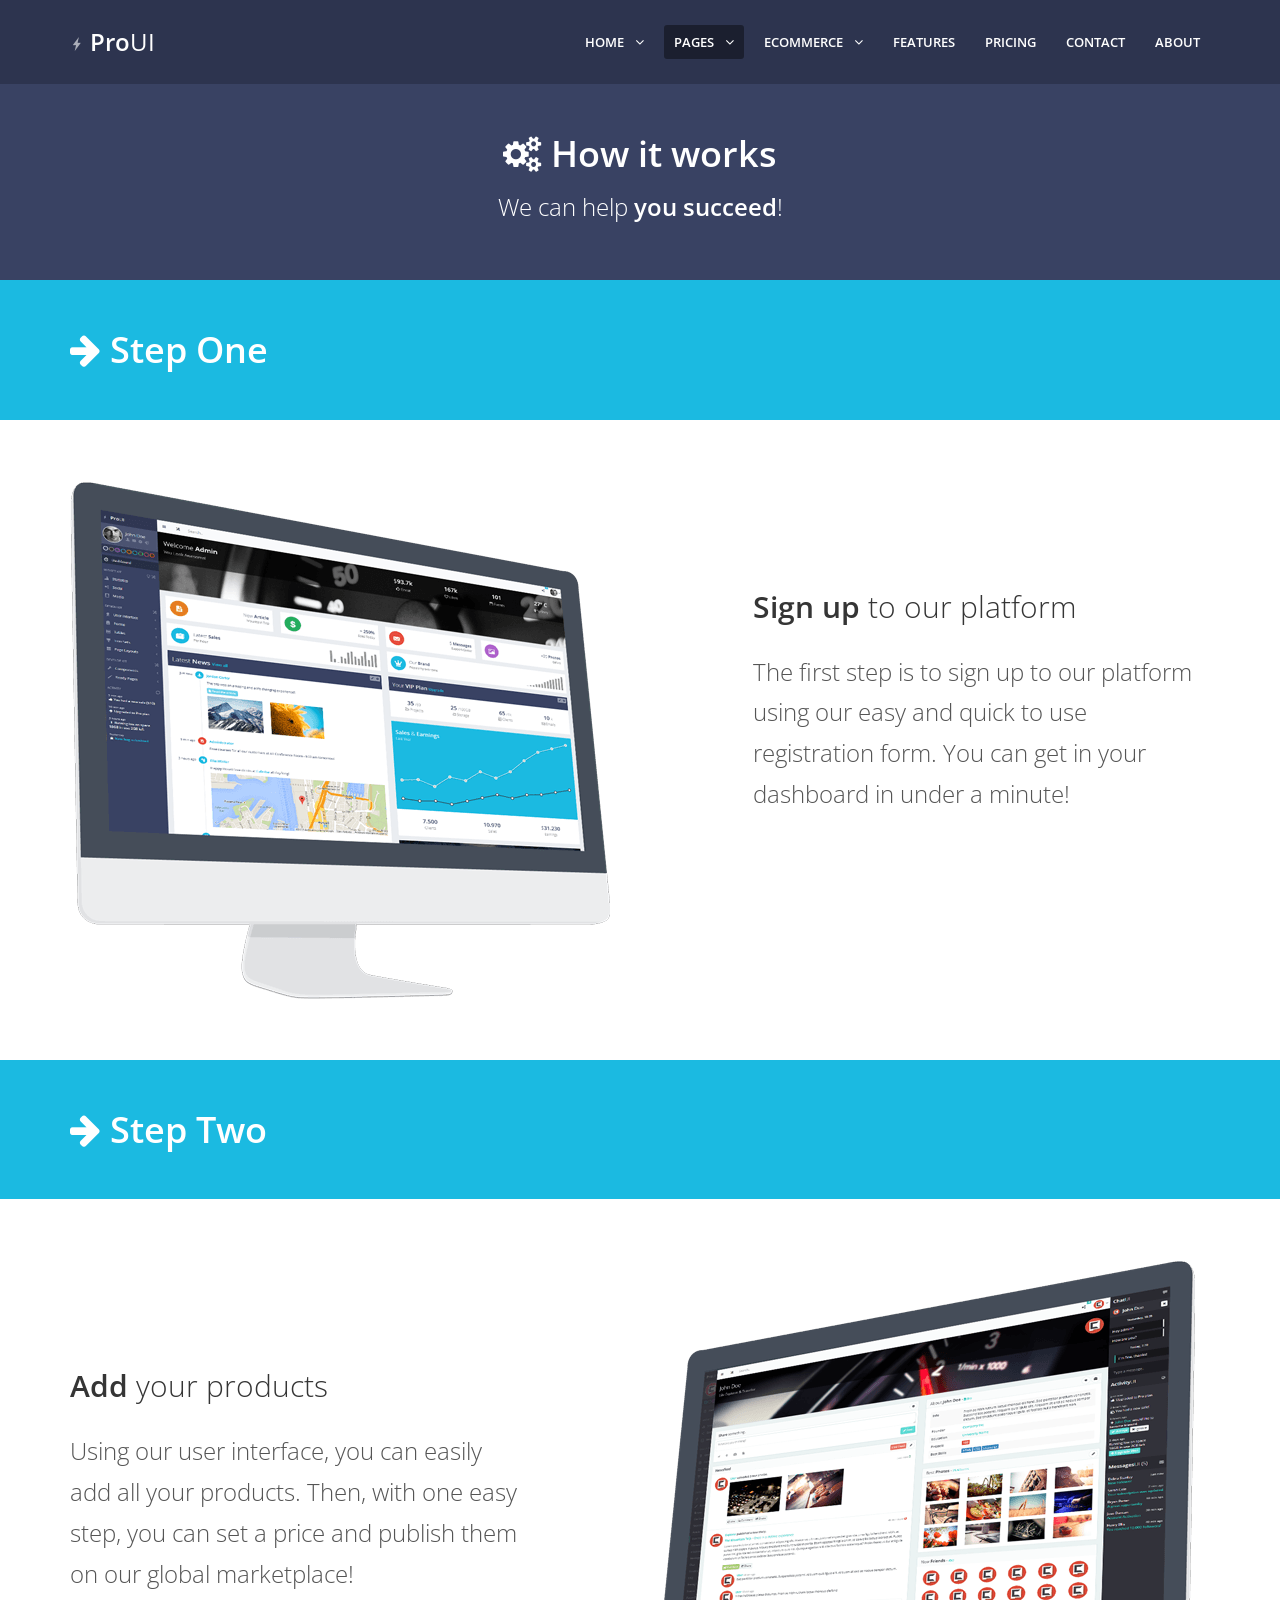
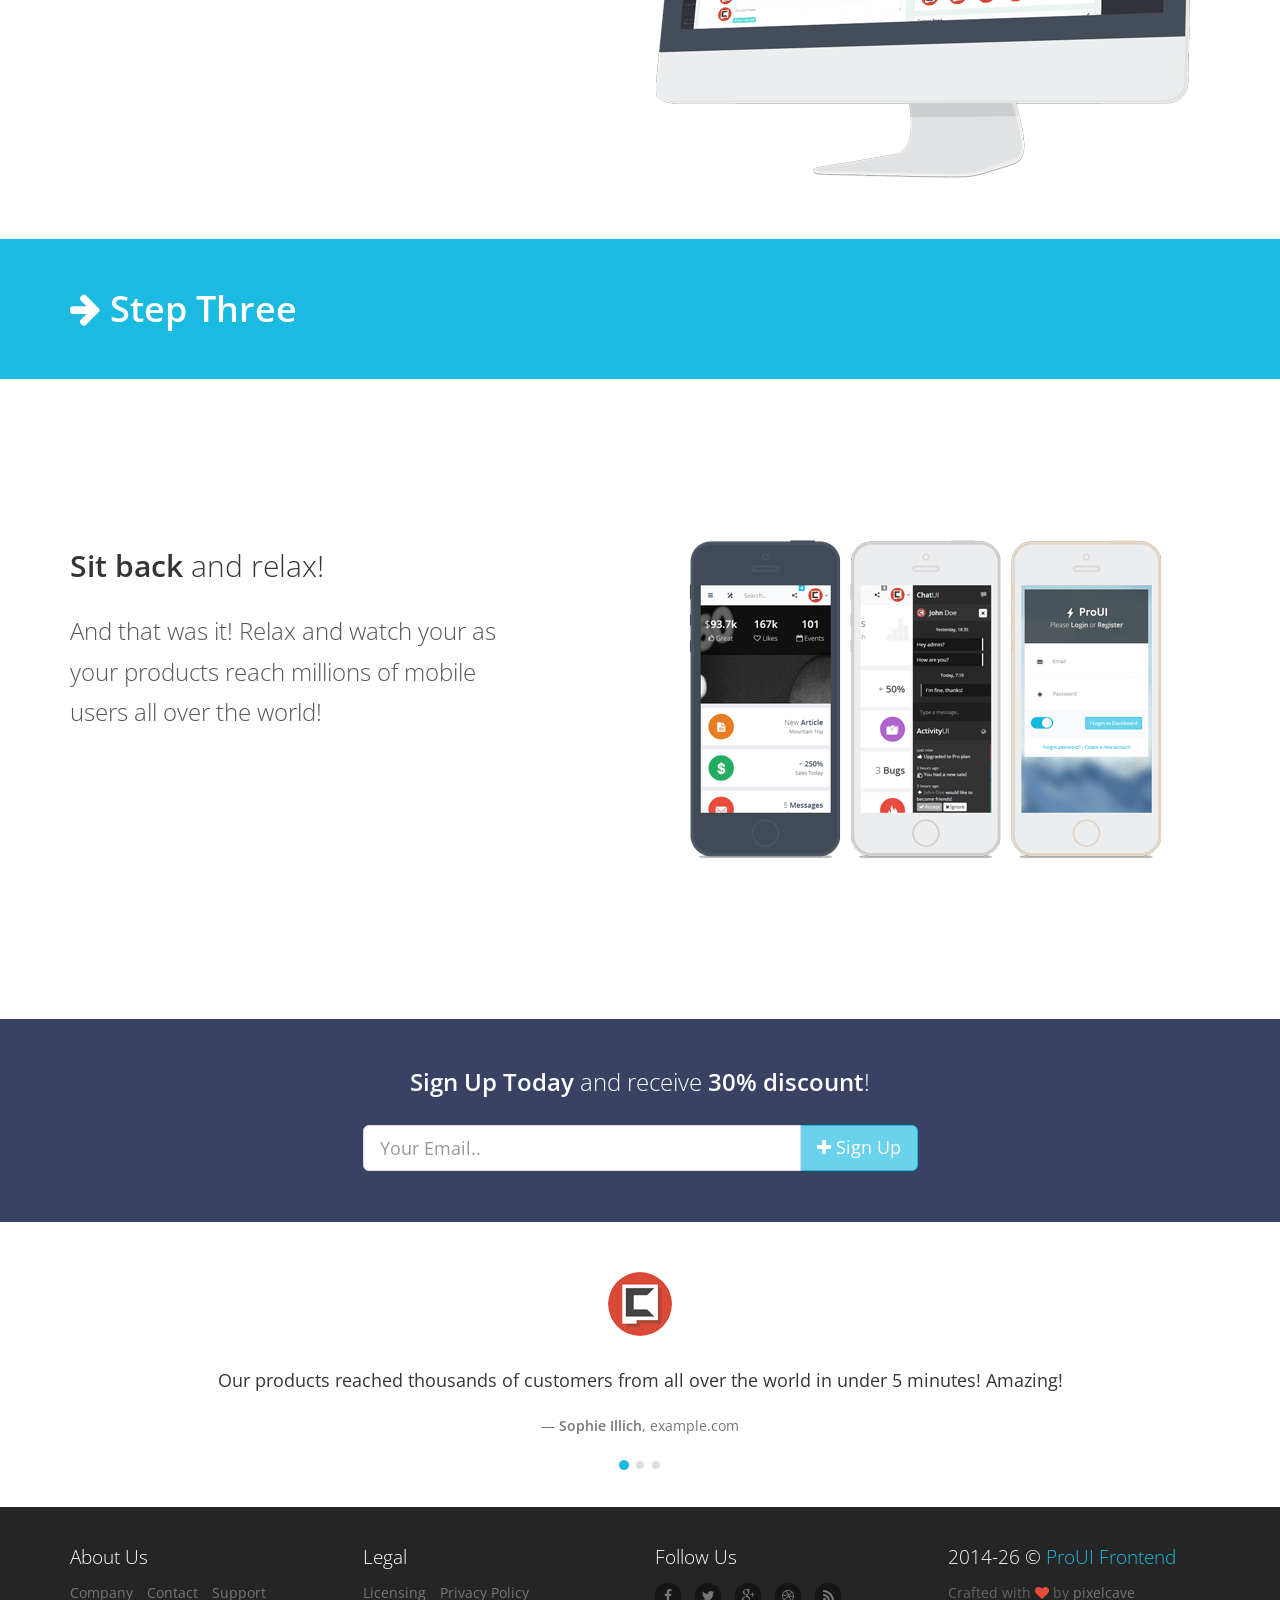
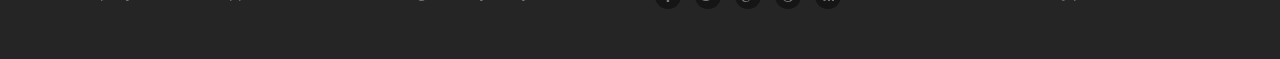
<file: site/src/main/webapp/how_it_works.html>
<!DOCTYPE html>
<!--[if IE 8]>         <html class="no-js lt-ie9"> <![endif]-->
<!--[if gt IE 8]><!--> <html class="no-js"> <!--<![endif]-->
    <head>
        <meta charset="utf-8">

        <title>ProUI Frontend - Responsive Bootstrap Site Template</title>

        <meta name="description" content="ProUI Frontend is a Responsive Bootstrap Site Template created by pixelcave and added as a bonus in ProUI Admin Template package which is published on Themeforest.">
        <meta name="author" content="pixelcave">
        <meta name="robots" content="noindex, nofollow">

        <meta name="viewport" content="width=device-width,initial-scale=1,maximum-scale=1.0">

        <!-- Icons -->
        <!-- The following icons can be replaced with your own, they are used by desktop and mobile browsers -->
        <link rel="shortcut icon" href="assets/img/favicon.png">
        <link rel="apple-touch-icon" href="assets/img/icon57.png" sizes="57x57">
        <link rel="apple-touch-icon" href="assets/img/icon72.png" sizes="72x72">
        <link rel="apple-touch-icon" href="assets/img/icon76.png" sizes="76x76">
        <link rel="apple-touch-icon" href="assets/img/icon114.png" sizes="114x114">
        <link rel="apple-touch-icon" href="assets/img/icon120.png" sizes="120x120">
        <link rel="apple-touch-icon" href="assets/img/icon144.png" sizes="144x144">
        <link rel="apple-touch-icon" href="assets/img/icon152.png" sizes="152x152">
        <link rel="apple-touch-icon" href="assets/img/icon180.png" sizes="180x180">
        <!-- END Icons -->

        <!-- Stylesheets -->
        <!-- Bootstrap is included in its original form, unaltered -->
        <link rel="stylesheet" href="assets/css/bootstrap.min.css">

        <!-- Related styles of various icon packs and plugins -->
        <link rel="stylesheet" href="assets/css/plugins.css">

        <!-- The main stylesheet of this template. All Bootstrap overwrites are defined in here -->
        <link rel="stylesheet" href="assets/css/main.css">

        <!-- The themes stylesheet of this template (for using specific theme color in individual elements - must included last) -->
        <link rel="stylesheet" href="assets/css/themes.css">
        <!-- END Stylesheets -->

        <!-- Modernizr (browser feature detection library) & Respond.js (Enable responsive CSS code on browsers that don't support it, eg IE8) -->
        <script src="assets/js/vendor/modernizr-2.7.1-respond-1.4.2.min.js"></script>
    </head>
    <body>
        <!-- Page Container -->
        <!-- In the PHP version you can set the following options from inc/config file -->
        <!-- 'boxed' class for a boxed layout -->
        <div id="page-container">
            <!-- Site Header -->
            <header>
                <div class="container">
                    <!-- Site Logo -->
                    <a href="index.html" class="site-logo">
                        <i class="gi gi-flash"></i> <strong>Pro</strong>UI
                    </a>
                    <!-- Site Logo -->

                    <!-- Site Navigation -->
                    <nav>
                        <!-- Menu Toggle -->
                        <!-- Toggles menu on small screens -->
                        <a href="javascript:void(0)" class="btn btn-default site-menu-toggle visible-xs visible-sm">
                            <i class="fa fa-bars"></i>
                        </a>
                        <!-- END Menu Toggle -->

                        <!-- Main Menu -->
                        <ul class="site-nav">
                            <!-- Toggles menu on small screens -->
                            <li class="visible-xs visible-sm">
                                <a href="javascript:void(0)" class="site-menu-toggle text-center">
                                    <i class="fa fa-times"></i>
                                </a>
                            </li>
                            <!-- END Menu Toggle -->
                            <li>
                                <a href="javascript:void(0)" class="site-nav-sub"><i class="fa fa-angle-down site-nav-arrow"></i>Home</a>
                                <ul>
                                    <li>
                                        <a href="index.html">Full Width</a>
                                    </li>
                                    <li>
                                        <a href="index_alt.html">Full Width (Dark)</a>
                                    </li>
                                    <li>
                                        <a href="index.html">Full Width Parallax</a>
                                    </li>
                                    <li>
                                        <a href="index_boxed.html">Boxed</a>
                                    </li>
                                    <li>
                                        <a href="index_boxed_alt.html">Boxed (Dark)</a>
                                    </li>
                                    <li>
                                        <a href="index_boxed_parallax.html">Boxed Parallax</a>
                                    </li>
                                </ul>
                            </li>
                            <li class="active">
                                <a href="javascript:void(0)" class="site-nav-sub"><i class="fa fa-angle-down site-nav-arrow"></i>Pages</a>
                                <ul>
                                    <li>
                                        <a href="blog.html">Blog</a>
                                    </li>
                                    <li>
                                        <a href="blog_post.html">Blog Post</a>
                                    </li>
                                    <li>
                                        <a href="portfolio_4.html">Portfolio 4 Columns</a>
                                    </li>
                                    <li>
                                        <a href="portfolio_3.html">Portfolio 3 Columns</a>
                                    </li>
                                    <li>
                                        <a href="portfolio_2.html">Portfolio 2 Columns</a>
                                    </li>
                                    <li>
                                        <a href="portfolio_single.html">Portfolio Single</a>
                                    </li>
                                    <li>
                                        <a href="team.html">Team</a>
                                    </li>
                                    <li>
                                        <a href="helpdesk.html">Helpdesk</a>
                                    </li>
                                    <li>
                                        <a href="jobs.html">Jobs</a>
                                    </li>
                                    <li>
                                        <a href="how_it_works.html" class="active">How it works</a>
                                    </li>
                                </ul>
                            </li>
                            <li>
                                <a href="javascript:void(0)" class="site-nav-sub"><i class="fa fa-angle-down site-nav-arrow"></i>eCommerce</a>
                                <ul>
                                    <li>
                                        <a href="ecom_home.html">Home</a>
                                    </li>
                                    <li>
                                        <a href="ecom_search_results.html">Search Results</a>
                                    </li>
                                    <li>
                                        <a href="ecom_product_list.html">Product List</a>
                                    </li>
                                    <li>
                                        <a href="ecom_product.html">Product</a>
                                    </li>
                                    <li>
                                        <a href="ecom_product_comparison.html">Product Comparison</a>
                                    </li>
                                    <li>
                                        <a href="ecom_shopping_cart.html">Shopping Cart</a>
                                    </li>
                                    <li>
                                        <a href="ecom_checkout.html">Checkout</a>
                                    </li>
                                </ul>
                            </li>
                            <li>
                                <a href="features.html">Features</a>
                            </li>
                            <li>
                                <a href="pricing.html">Pricing</a>
                            </li>
                            <li>
                                <a href="contact.html">Contact</a>
                            </li>
                            <li>
                                <a href="about.html">About</a>
                            </li>
                        </ul>
                        <!-- END Main Menu -->
                    </nav>
                    <!-- END Site Navigation -->
                </div>
            </header>
            <!-- END Site Header -->

            <!-- Intro -->
            <section class="site-section site-section-light site-section-top themed-background-dark">
                <div class="container">
                    <h1 class="text-center animation-slideDown"><i class="fa fa-cogs"></i> <strong>How it works</strong></h1>
                    <h2 class="h3 text-center animation-slideUp">We can help <strong>you succeed</strong>!</h2>
                </div>
            </section>
            <!-- END Intro -->

            <!-- Step 1 Header -->
            <section class="site-content site-section site-section-light themed-background">
                <div class="container">
                    <div class="site-block visibility-none" data-toggle="animation-appear" data-animation-class="animation-fadeInQuick" data-element-offset="-100">
                        <h1 class="site-heading"><i class="fa fa-arrow-right"></i> <strong> Step One</strong></h1>
                    </div>
                </div>
            </section>
            <!-- END Step 1 Header -->

            <!-- Step 1 -->
            <section class="site-content site-section site-slide-content">
                <div class="container">
                    <div class="row visibility-none" data-toggle="animation-appear" data-animation-class="animation-fadeInQuick" data-element-offset="-100">
                        <div class="col-sm-6 site-block">
                            <img src="assets/img/placeholders/screenshots/promo_desktop_left.png" alt="Promo #1" class="img-responsive">
                        </div>
                        <div class="col-sm-6 col-md-5 col-md-offset-1 site-block">
                            <h3 class="h2 site-heading site-heading-promo"><strong>Sign up</strong> to our platform</h3>
                            <p class="promo-content">The first step is to sign up to our platform using our easy and quick to use registration form. You can get in your dashboard in under a minute!</p>
                        </div>
                    </div>
                </div>
            </section>
            <!-- END Step 1 -->

            <!-- Step 2 Header -->
            <section class="site-content site-section site-section-light themed-background">
                <div class="container">
                    <div class="site-block visibility-none" data-toggle="animation-appear" data-animation-class="animation-fadeInQuick" data-element-offset="-100">
                        <h1 class="site-heading"><i class="fa fa-arrow-right"></i> <strong> Step Two</strong></h1>
                    </div>
                </div>
            </section>
            <!-- END Step 2 Header -->

            <!-- Step 2 -->
            <section class="site-content site-section site-slide-content">
                <div class="container">
                    <div class="row visibility-none" data-toggle="animation-appear" data-animation-class="animation-fadeInQuick" data-element-offset="-100">
                        <div class="col-sm-6 col-md-5 site-block">
                            <h3 class="h2 site-heading site-heading-promo"><strong>Add</strong> your products</h3>
                            <p class="promo-content">Using our user interface, you can easily add all your products. Then, with one easy step, you can set a price and publish them on our global marketplace!</p>
                        </div>
                        <div class="col-sm-6 col-md-offset-1 site-block">
                            <img src="assets/img/placeholders/screenshots/promo_desktop_right.png" alt="Promo #2" class="img-responsive">
                        </div>
                    </div>
                </div>
            </section>
            <!-- END Step 2 -->

            <!-- Step 3 Header -->
            <section class="site-content site-section site-section-light themed-background">
                <div class="container">
                    <div class="site-block visibility-none" data-toggle="animation-appear" data-animation-class="animation-fadeInQuick" data-element-offset="-100">
                        <h1 class="site-heading"><i class="fa fa-arrow-right"></i> <strong> Step Three</strong></h1>
                    </div>
                </div>
            </section>
            <!-- END Step 3 Header -->

            <!-- Step 3 -->
            <section class="site-content site-section site-slide-content">
                <div class="container">
                    <div class="row visibility-none" data-toggle="animation-appear" data-animation-class="animation-fadeInQuick" data-element-offset="-100">
                        <div class="col-sm-6 col-md-5 site-block">
                            <h3 class="h2 site-heading site-heading-promo"><strong>Sit back</strong> and relax!</h3>
                            <p class="promo-content">And that was it! Relax and watch your as your products reach millions of mobile users all over the world!</p>
                        </div>
                        <div class="col-sm-6 col-md-offset-1 site-block">
                            <img src="assets/img/placeholders/screenshots/promo_mobile.png" alt="Promo #4" class="img-responsive">
                        </div>
                    </div>
                </div>
            </section>
            <!-- END Step 3 -->

            <!-- Sign Up Action -->
            <section class="site-content site-section site-section-light themed-background-dark">
                <div class="container">
                    <h3 class="site-heading text-center"><strong>Sign Up Today</strong> and receive <strong>30% discount</strong>!</h3>
                    <div class="site-block text-center">
                        <form action="features.html" method="post" class="form-horizontal" onsubmit="return false;">
                            <div class="form-group">
                                <div class="col-md-6 col-md-offset-3">
                                    <label class="sr-only" for="register-email">Your Email</label>
                                    <div class="input-group input-group-lg">
                                        <input type="email" id="register-email" name="register-email" class="form-control" placeholder="Your Email..">
                                        <div class="input-group-btn">
                                            <button type="submit" class="btn btn-primary"><i class="fa fa-plus"></i> Sign Up</button>
                                        </div>
                                    </div>
                                </div>
                            </div>
                        </form>
                    </div>
                </div>
            </section>
            <!-- END Sign Up Action -->

            <!-- Testimonials -->
            <section class="site-content site-section">
                <div class="container">
                    <!-- Testimonials Carousel -->
                    <div id="testimonials-carousel" class="carousel slide carousel-html" data-ride="carousel" data-interval="4000">
                        <!-- Indicators -->
                        <ol class="carousel-indicators">
                            <li data-target="#testimonials-carousel" data-slide-to="0" class="active"></li>
                            <li data-target="#testimonials-carousel" data-slide-to="1"></li>
                            <li data-target="#testimonials-carousel" data-slide-to="2"></li>
                        </ol>
                        <!-- END Indicators -->

                        <!-- Wrapper for slides -->
                        <div class="carousel-inner text-center">
                            <div class="active item">
                                <p>
                                    <img src="assets/img/placeholders/avatars/avatar12.jpg" alt="Avatar" class="img-circle">
                                </p>
                                <blockquote class="no-symbol">
                                    <p>Our products reached thousands of customers from all over the world in under 5 minutes! Amazing!</p>
                                    <footer><strong>Sophie Illich</strong>, example.com</footer>
                                </blockquote>
                            </div>
                            <div class="item">
                                <p>
                                    <img src="assets/img/placeholders/avatars/avatar7.jpg" alt="Avatar" class="img-circle">
                                </p>
                                <blockquote class="no-symbol">
                                    <p>The user on-boarding process was the easiest I've ever experienced!</p>
                                    <footer><strong>David Cull</strong>, example.com</footer>
                                </blockquote>
                            </div>
                            <div class="item">
                                <p>
                                    <img src="assets/img/placeholders/avatars/avatar9.jpg" alt="Avatar" class="img-circle">
                                </p>
                                <blockquote class="no-symbol">
                                    <p>An extraordinary service that helped us grow way too fast!</p>
                                    <footer><strong>Nathan Brown</strong>, example.com</footer>
                                </blockquote>
                            </div>
                        </div>
                        <!-- END Wrapper for slides -->
                    </div>
                    <!-- END Testimonials Carousel -->
                </div>
            </section>
            <!-- END Testimonials -->

            <!-- Footer -->
            <footer class="site-footer site-section">
                <div class="container">
                    <!-- Footer Links -->
                    <div class="row">
                        <div class="col-sm-6 col-md-3">
                            <h4 class="footer-heading">About Us</h4>
                            <ul class="footer-nav list-inline">
                                <li><a href="about.html">Company</a></li>
                                <li><a href="contact.html">Contact</a></li>
                                <li><a href="contact.html">Support</a></li>
                            </ul>
                        </div>
                        <div class="col-sm-6 col-md-3">
                            <h4 class="footer-heading">Legal</h4>
                            <ul class="footer-nav list-inline">
                                <li><a href="javascript:void(0)">Licensing</a></li>
                                <li><a href="javascript:void(0)">Privacy Policy</a></li>
                            </ul>
                        </div>
                        <div class="col-sm-6 col-md-3">
                            <h4 class="footer-heading">Follow Us</h4>
                            <ul class="footer-nav footer-nav-social list-inline">
                                <li><a href="javascript:void(0)"><i class="fa fa-facebook"></i></a></li>
                                <li><a href="javascript:void(0)"><i class="fa fa-twitter"></i></a></li>
                                <li><a href="javascript:void(0)"><i class="fa fa-google-plus"></i></a></li>
                                <li><a href="javascript:void(0)"><i class="fa fa-dribbble"></i></a></li>
                                <li><a href="javascript:void(0)"><i class="fa fa-rss"></i></a></li>
                            </ul>
                        </div>
                        <div class="col-sm-6 col-md-3">
                            <h4 class="footer-heading"><span id="year-copy">2014</span> &copy; <a href="http://goo.gl/TDOSuC">ProUI Frontend</a></h4>
                            <ul class="footer-nav list-inline">
                                <li>Crafted with <i class="fa fa-heart text-danger"></i> by <a href="http://goo.gl/vNS3I">pixelcave</a></li>
                            </ul>
                        </div>
                    </div>
                    <!-- END Footer Links -->
                </div>
            </footer>
            <!-- END Footer -->
        </div>
        <!-- END Page Container -->

        <!-- Scroll to top link, initialized in assets/js/app.js - scrollToTop() -->
        <a href="#" id="to-top"><i class="fa fa-angle-up"></i></a>

        <!-- Include Jquery library from Google's CDN but if something goes wrong get Jquery from local file (Remove 'http:' if you have SSL) -->
        <script src="http://ajax.googleapis.com/ajax/libs/jquery/1.11.1/jquery.min.js"></script>
        <script>!window.jQuery && document.write(decodeURI('%3Cscript src="assets/js/vendor/jquery-1.11.1.min.js"%3E%3C/script%3E'));</script>

        <!-- Bootstrap.js, Jquery plugins and Custom JS code -->
        <script src="assets/js/vendor/bootstrap.min.js"></script>
        <script src="assets/js/plugins.js"></script>
        <script src="assets/js/app.js"></script>
    </body>
</html>
</file>
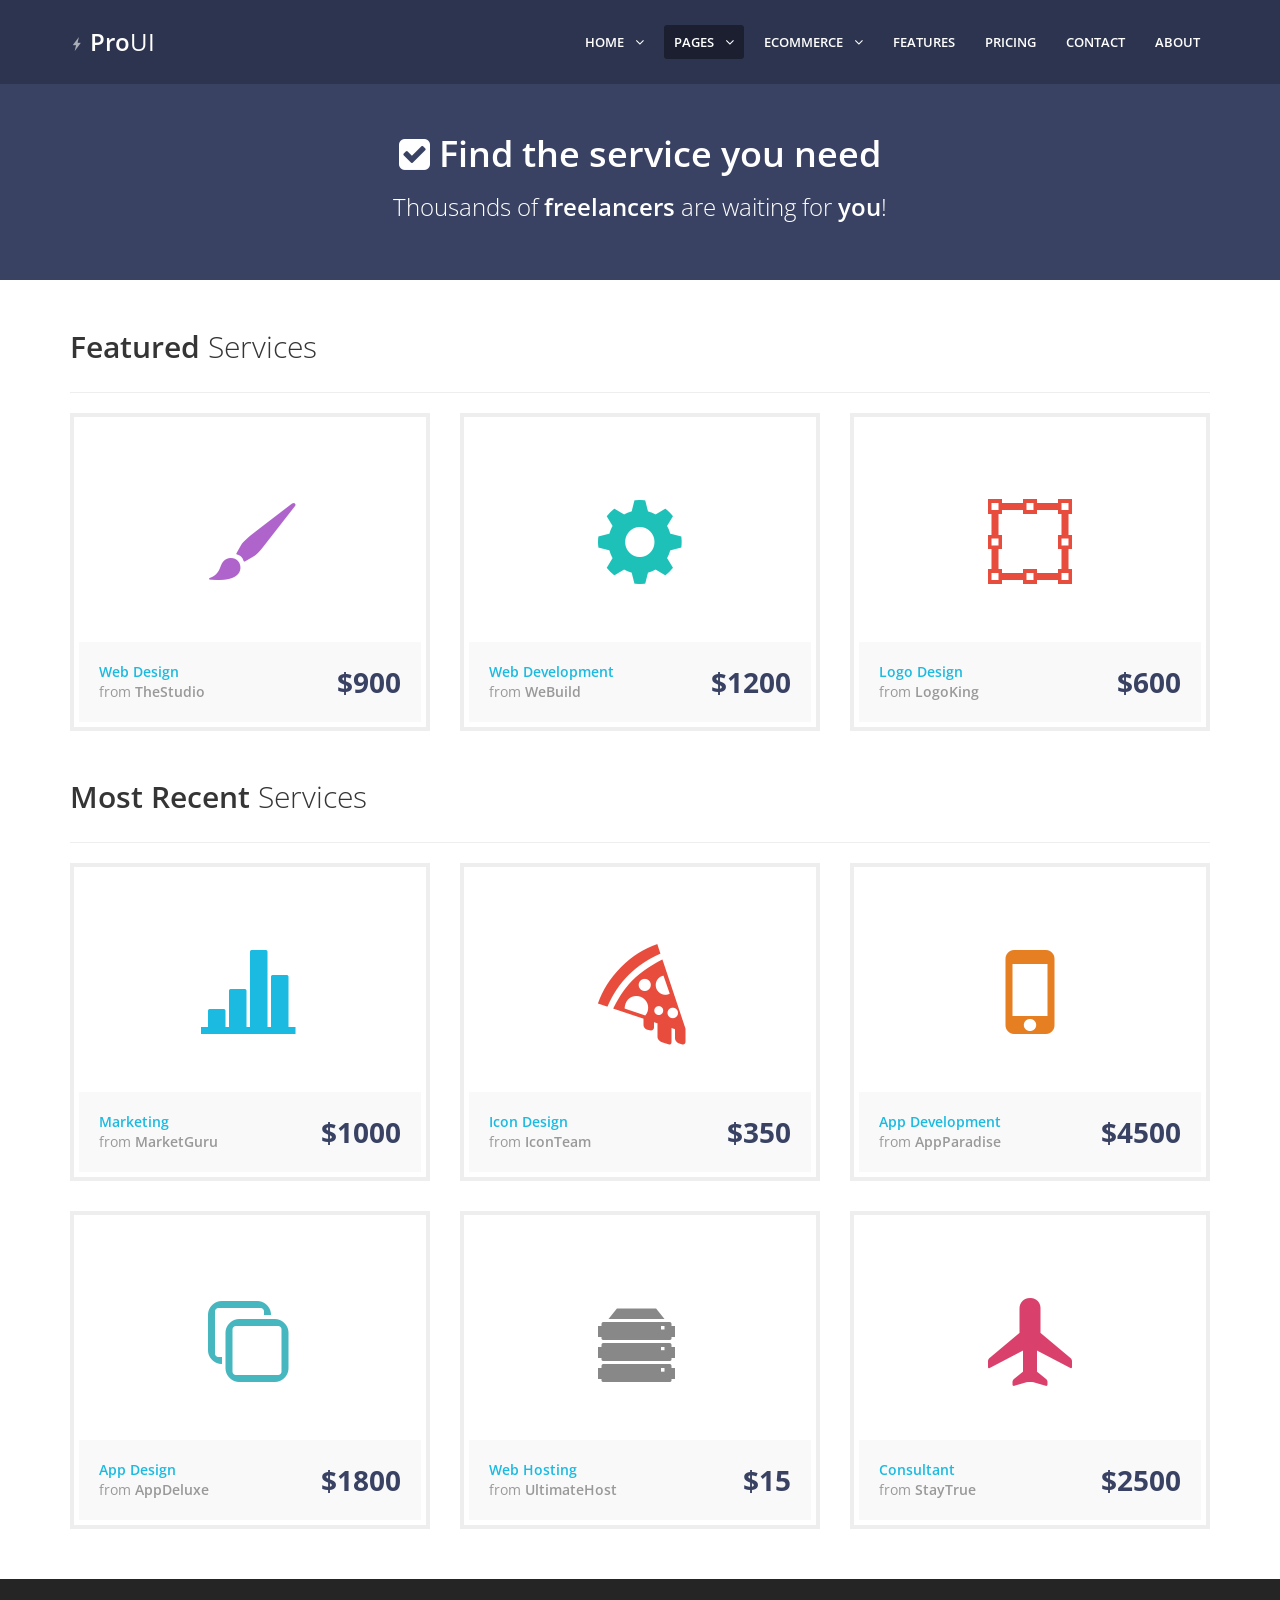
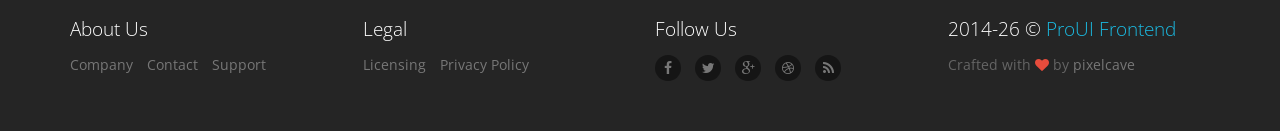
<file: site/src/main/webapp/jobs.html>
<!DOCTYPE html>
<!--[if IE 8]>         <html class="no-js lt-ie9"> <![endif]-->
<!--[if gt IE 8]><!--> <html class="no-js"> <!--<![endif]-->
    <head>
        <meta charset="utf-8">

        <title>ProUI Frontend - Responsive Bootstrap Site Template</title>

        <meta name="description" content="ProUI Frontend is a Responsive Bootstrap Site Template created by pixelcave and added as a bonus in ProUI Admin Template package which is published on Themeforest.">
        <meta name="author" content="pixelcave">
        <meta name="robots" content="noindex, nofollow">

        <meta name="viewport" content="width=device-width,initial-scale=1,maximum-scale=1.0">

        <!-- Icons -->
        <!-- The following icons can be replaced with your own, they are used by desktop and mobile browsers -->
        <link rel="shortcut icon" href="assets/img/favicon.png">
        <link rel="apple-touch-icon" href="assets/img/icon57.png" sizes="57x57">
        <link rel="apple-touch-icon" href="assets/img/icon72.png" sizes="72x72">
        <link rel="apple-touch-icon" href="assets/img/icon76.png" sizes="76x76">
        <link rel="apple-touch-icon" href="assets/img/icon114.png" sizes="114x114">
        <link rel="apple-touch-icon" href="assets/img/icon120.png" sizes="120x120">
        <link rel="apple-touch-icon" href="assets/img/icon144.png" sizes="144x144">
        <link rel="apple-touch-icon" href="assets/img/icon152.png" sizes="152x152">
        <link rel="apple-touch-icon" href="assets/img/icon180.png" sizes="180x180">
        <!-- END Icons -->

        <!-- Stylesheets -->
        <!-- Bootstrap is included in its original form, unaltered -->
        <link rel="stylesheet" href="assets/css/bootstrap.min.css">

        <!-- Related styles of various icon packs and plugins -->
        <link rel="stylesheet" href="assets/css/plugins.css">

        <!-- The main stylesheet of this template. All Bootstrap overwrites are defined in here -->
        <link rel="stylesheet" href="assets/css/main.css">

        <!-- The themes stylesheet of this template (for using specific theme color in individual elements - must included last) -->
        <link rel="stylesheet" href="assets/css/themes.css">
        <!-- END Stylesheets -->

        <!-- Modernizr (browser feature detection library) & Respond.js (Enable responsive CSS code on browsers that don't support it, eg IE8) -->
        <script src="assets/js/vendor/modernizr-2.7.1-respond-1.4.2.min.js"></script>
    </head>
    <body>
        <!-- Page Container -->
        <!-- In the PHP version you can set the following options from inc/config file -->
        <!-- 'boxed' class for a boxed layout -->
        <div id="page-container">
            <!-- Site Header -->
            <header>
                <div class="container">
                    <!-- Site Logo -->
                    <a href="index.html" class="site-logo">
                        <i class="gi gi-flash"></i> <strong>Pro</strong>UI
                    </a>
                    <!-- Site Logo -->

                    <!-- Site Navigation -->
                    <nav>
                        <!-- Menu Toggle -->
                        <!-- Toggles menu on small screens -->
                        <a href="javascript:void(0)" class="btn btn-default site-menu-toggle visible-xs visible-sm">
                            <i class="fa fa-bars"></i>
                        </a>
                        <!-- END Menu Toggle -->

                        <!-- Main Menu -->
                        <ul class="site-nav">
                            <!-- Toggles menu on small screens -->
                            <li class="visible-xs visible-sm">
                                <a href="javascript:void(0)" class="site-menu-toggle text-center">
                                    <i class="fa fa-times"></i>
                                </a>
                            </li>
                            <!-- END Menu Toggle -->
                            <li>
                                <a href="javascript:void(0)" class="site-nav-sub"><i class="fa fa-angle-down site-nav-arrow"></i>Home</a>
                                <ul>
                                    <li>
                                        <a href="index.html">Full Width</a>
                                    </li>
                                    <li>
                                        <a href="index_alt.html">Full Width (Dark)</a>
                                    </li>
                                    <li>
                                        <a href="index.html">Full Width Parallax</a>
                                    </li>
                                    <li>
                                        <a href="index_boxed.html">Boxed</a>
                                    </li>
                                    <li>
                                        <a href="index_boxed_alt.html">Boxed (Dark)</a>
                                    </li>
                                    <li>
                                        <a href="index_boxed_parallax.html">Boxed Parallax</a>
                                    </li>
                                </ul>
                            </li>
                            <li class="active">
                                <a href="javascript:void(0)" class="site-nav-sub"><i class="fa fa-angle-down site-nav-arrow"></i>Pages</a>
                                <ul>
                                    <li>
                                        <a href="blog.html">Blog</a>
                                    </li>
                                    <li>
                                        <a href="blog_post.html">Blog Post</a>
                                    </li>
                                    <li>
                                        <a href="portfolio_4.html">Portfolio 4 Columns</a>
                                    </li>
                                    <li>
                                        <a href="portfolio_3.html">Portfolio 3 Columns</a>
                                    </li>
                                    <li>
                                        <a href="portfolio_2.html">Portfolio 2 Columns</a>
                                    </li>
                                    <li>
                                        <a href="portfolio_single.html">Portfolio Single</a>
                                    </li>
                                    <li>
                                        <a href="team.html">Team</a>
                                    </li>
                                    <li>
                                        <a href="helpdesk.html">Helpdesk</a>
                                    </li>
                                    <li>
                                        <a href="jobs.html" class="active">Jobs</a>
                                    </li>
                                    <li>
                                        <a href="how_it_works.html">How it works</a>
                                    </li>
                                </ul>
                            </li>
                            <li>
                                <a href="javascript:void(0)" class="site-nav-sub"><i class="fa fa-angle-down site-nav-arrow"></i>eCommerce</a>
                                <ul>
                                    <li>
                                        <a href="ecom_home.html">Home</a>
                                    </li>
                                    <li>
                                        <a href="ecom_search_results.html">Search Results</a>
                                    </li>
                                    <li>
                                        <a href="ecom_product_list.html">Product List</a>
                                    </li>
                                    <li>
                                        <a href="ecom_product.html">Product</a>
                                    </li>
                                    <li>
                                        <a href="ecom_product_comparison.html">Product Comparison</a>
                                    </li>
                                    <li>
                                        <a href="ecom_shopping_cart.html">Shopping Cart</a>
                                    </li>
                                    <li>
                                        <a href="ecom_checkout.html">Checkout</a>
                                    </li>
                                </ul>
                            </li>
                            <li>
                                <a href="features.html">Features</a>
                            </li>
                            <li>
                                <a href="pricing.html">Pricing</a>
                            </li>
                            <li>
                                <a href="contact.html">Contact</a>
                            </li>
                            <li>
                                <a href="about.html">About</a>
                            </li>
                        </ul>
                        <!-- END Main Menu -->
                    </nav>
                    <!-- END Site Navigation -->
                </div>
            </header>
            <!-- END Site Header -->

            <!-- Intro -->
            <section class="site-section site-section-light site-section-top themed-background-dark">
                <div class="container">
                    <h1 class="text-center animation-slideDown"><i class="fa fa-check-square"></i> <strong>Find the service you need</strong></h1>
                    <h2 class="h3 text-center animation-slideUp">Thousands of <strong>freelancers</strong> are waiting for <strong>you</strong>!</h2>
                </div>
            </section>
            <!-- END Intro -->

            <!-- Jobs -->
            <section class="site-content site-section">
                <div class="container">
                    <h2 class="site-heading"><strong>Featured</strong> Services</h2>
                    <hr>
                    <div class="row store-items">
                        <div class="col-md-4 visibility-none" data-toggle="animation-appear" data-animation-class="animation-fadeInQuick" data-element-offset="-100">
                            <a href="javascript:void(0)" class="store-item">
                                <div class="store-item-rating themed-color">
                                    <i class="fa fa-star"></i>
                                    <i class="fa fa-star"></i>
                                    <i class="fa fa-star"></i>
                                    <i class="fa fa-star"></i>
                                    <i class="fa fa-star-half-o"></i>
                                </div>
                                <div class="store-item-icon">
                                    <i class="gi gi-brush themed-color-amethyst"></i>
                                </div>
                                <div class="store-item-info clearfix">
                                    <span class="store-item-price themed-color-dark pull-right">$900</span>
                                    <strong>Web Design</strong><br>
                                    <span class="text-muted">from <strong>TheStudio</strong></span>
                                </div>
                            </a>
                        </div>
                        <div class="col-md-4 visibility-none" data-toggle="animation-appear" data-animation-class="animation-fadeInQuick" data-element-offset="-100">
                            <a href="javascript:void(0)" class="store-item">
                                <div class="store-item-rating themed-color">
                                    <i class="fa fa-star"></i>
                                    <i class="fa fa-star"></i>
                                    <i class="fa fa-star"></i>
                                    <i class="fa fa-star"></i>
                                    <i class="fa fa-star-o"></i>
                                </div>
                                <div class="store-item-icon">
                                    <i class="gi gi-cogwheel themed-color-flatie"></i>
                                </div>
                                <div class="store-item-info clearfix">
                                    <span class="store-item-price themed-color-dark pull-right">$1200</span>
                                    <strong>Web Development</strong><br>
                                    <span class="text-muted">from <strong>WeBuild</strong></span>
                                </div>
                            </a>
                        </div>
                        <div class="col-md-4 visibility-none" data-toggle="animation-appear" data-animation-class="animation-fadeInQuick" data-element-offset="-100">
                            <a href="javascript:void(0)" class="store-item">
                                <div class="store-item-rating themed-color">
                                    <i class="fa fa-star"></i>
                                    <i class="fa fa-star"></i>
                                    <i class="fa fa-star"></i>
                                    <i class="fa fa-star"></i>
                                    <i class="fa fa-star"></i>
                                </div>
                                <div class="store-item-icon">
                                    <i class="gi gi-vector_path_all themed-color-fire"></i>
                                </div>
                                <div class="store-item-info clearfix">
                                    <span class="store-item-price themed-color-dark pull-right">$600</span>
                                    <strong>Logo Design</strong><br>
                                    <span class="text-muted">from <strong>LogoKing</strong></span>
                                </div>
                            </a>
                        </div>
                    </div>
                    <h2 class="site-heading"><strong>Most Recent</strong> Services</h2>
                    <hr>
                    <div class="row store-items">
                        <div class="col-md-4 visibility-none" data-toggle="animation-appear" data-animation-class="animation-fadeInQuick" data-element-offset="-100">
                            <a href="javascript:void(0)" class="store-item">
                                <div class="store-item-rating themed-color">
                                    <i class="fa fa-star"></i>
                                    <i class="fa fa-star"></i>
                                    <i class="fa fa-star"></i>
                                    <i class="fa fa-star"></i>
                                    <i class="fa fa-star-half-o"></i>
                                </div>
                                <div class="store-item-icon">
                                    <i class="gi gi-charts themed-color-default"></i>
                                </div>
                                <div class="store-item-info clearfix">
                                    <span class="store-item-price themed-color-dark pull-right">$1000</span>
                                    <strong>Marketing</strong><br>
                                    <span class="text-muted">from <strong>MarketGuru</strong></span>
                                </div>
                            </a>
                        </div>
                        <div class="col-md-4 visibility-none" data-toggle="animation-appear" data-animation-class="animation-fadeInQuick" data-element-offset="-100">
                            <a href="javascript:void(0)" class="store-item">
                                <div class="store-item-rating themed-color">
                                    <i class="fa fa-star"></i>
                                    <i class="fa fa-star"></i>
                                    <i class="fa fa-star"></i>
                                    <i class="fa fa-star-half-o"></i>
                                    <i class="fa fa-star-o"></i>
                                </div>
                                <div class="store-item-icon">
                                    <i class="gi gi-pizza themed-color-fire"></i>
                                </div>
                                <div class="store-item-info clearfix">
                                    <span class="store-item-price themed-color-dark pull-right">$350</span>
                                    <strong>Icon Design</strong><br>
                                    <span class="text-muted">from <strong>IconTeam</strong></span>
                                </div>
                            </a>
                        </div>
                        <div class="col-md-4 visibility-none" data-toggle="animation-appear" data-animation-class="animation-fadeInQuick" data-element-offset="-100">
                            <a href="javascript:void(0)" class="store-item">
                                <div class="store-item-rating themed-color">
                                    <i class="fa fa-star"></i>
                                    <i class="fa fa-star"></i>
                                    <i class="fa fa-star"></i>
                                    <i class="fa fa-star"></i>
                                    <i class="fa fa-star"></i>
                                </div>
                                <div class="store-item-icon">
                                    <i class="gi gi-iphone themed-color-autumn"></i>
                                </div>
                                <div class="store-item-info clearfix">
                                    <span class="store-item-price themed-color-dark pull-right">$4500</span>
                                    <strong>App Development</strong><br>
                                    <span class="text-muted">from <strong>AppParadise</strong></span>
                                </div>
                            </a>
                        </div>
                        <div class="col-md-4 visibility-none" data-toggle="animation-appear" data-animation-class="animation-fadeInQuick" data-element-offset="-100">
                            <a href="javascript:void(0)" class="store-item">
                                <div class="store-item-rating themed-color">
                                    <i class="fa fa-star"></i>
                                    <i class="fa fa-star"></i>
                                    <i class="fa fa-star"></i>
                                    <i class="fa fa-star"></i>
                                    <i class="fa fa-star-half-o"></i>
                                </div>
                                <div class="store-item-icon">
                                    <i class="gi gi-more_windows themed-color-modern"></i>
                                </div>
                                <div class="store-item-info clearfix">
                                    <span class="store-item-price themed-color-dark pull-right">$1800</span>
                                    <strong>App Design</strong><br>
                                    <span class="text-muted">from <strong>AppDeluxe</strong></span>
                                </div>
                            </a>
                        </div>
                        <div class="col-md-4 visibility-none" data-toggle="animation-appear" data-animation-class="animation-fadeInQuick" data-element-offset="-100">
                            <a href="javascript:void(0)" class="store-item">
                                <div class="store-item-rating themed-color">
                                    <i class="fa fa-star"></i>
                                    <i class="fa fa-star"></i>
                                    <i class="fa fa-star"></i>
                                    <i class="fa fa-star"></i>
                                    <i class="fa fa-star"></i>
                                </div>
                                <div class="store-item-icon">
                                    <i class="gi gi-server themed-color-night"></i>
                                </div>
                                <div class="store-item-info clearfix">
                                    <span class="store-item-price themed-color-dark pull-right">$15</span>
                                    <strong>Web Hosting</strong><br>
                                    <span class="text-muted">from <strong>UltimateHost</strong></span>
                                </div>
                            </a>
                        </div>
                        <div class="col-md-4 visibility-none" data-toggle="animation-appear" data-animation-class="animation-fadeInQuick" data-element-offset="-100">
                            <a href="javascript:void(0)" class="store-item">
                                <div class="store-item-rating themed-color">
                                    <i class="fa fa-star"></i>
                                    <i class="fa fa-star"></i>
                                    <i class="fa fa-star"></i>
                                    <i class="fa fa-star"></i>
                                    <i class="fa fa-star-half-o"></i>
                                </div>
                                <div class="store-item-icon">
                                    <i class="gi gi-airplane themed-color-fancy"></i>
                                </div>
                                <div class="store-item-info clearfix">
                                    <span class="store-item-price themed-color-dark pull-right">$2500</span>
                                    <strong>Consultant</strong><br>
                                    <span class="text-muted">from <strong>StayTrue</strong></span>
                                </div>
                            </a>
                        </div>
                    </div>
                </div>
            </section>
            <!-- END Jobs -->

            <!-- Footer -->
            <footer class="site-footer site-section">
                <div class="container">
                    <!-- Footer Links -->
                    <div class="row">
                        <div class="col-sm-6 col-md-3">
                            <h4 class="footer-heading">About Us</h4>
                            <ul class="footer-nav list-inline">
                                <li><a href="about.html">Company</a></li>
                                <li><a href="contact.html">Contact</a></li>
                                <li><a href="contact.html">Support</a></li>
                            </ul>
                        </div>
                        <div class="col-sm-6 col-md-3">
                            <h4 class="footer-heading">Legal</h4>
                            <ul class="footer-nav list-inline">
                                <li><a href="javascript:void(0)">Licensing</a></li>
                                <li><a href="javascript:void(0)">Privacy Policy</a></li>
                            </ul>
                        </div>
                        <div class="col-sm-6 col-md-3">
                            <h4 class="footer-heading">Follow Us</h4>
                            <ul class="footer-nav footer-nav-social list-inline">
                                <li><a href="javascript:void(0)"><i class="fa fa-facebook"></i></a></li>
                                <li><a href="javascript:void(0)"><i class="fa fa-twitter"></i></a></li>
                                <li><a href="javascript:void(0)"><i class="fa fa-google-plus"></i></a></li>
                                <li><a href="javascript:void(0)"><i class="fa fa-dribbble"></i></a></li>
                                <li><a href="javascript:void(0)"><i class="fa fa-rss"></i></a></li>
                            </ul>
                        </div>
                        <div class="col-sm-6 col-md-3">
                            <h4 class="footer-heading"><span id="year-copy">2014</span> &copy; <a href="http://goo.gl/TDOSuC">ProUI Frontend</a></h4>
                            <ul class="footer-nav list-inline">
                                <li>Crafted with <i class="fa fa-heart text-danger"></i> by <a href="http://goo.gl/vNS3I">pixelcave</a></li>
                            </ul>
                        </div>
                    </div>
                    <!-- END Footer Links -->
                </div>
            </footer>
            <!-- END Footer -->
        </div>
        <!-- END Page Container -->

        <!-- Scroll to top link, initialized in assets/js/app.js - scrollToTop() -->
        <a href="#" id="to-top"><i class="fa fa-angle-up"></i></a>

        <!-- Include Jquery library from Google's CDN but if something goes wrong get Jquery from local file (Remove 'http:' if you have SSL) -->
        <script src="http://ajax.googleapis.com/ajax/libs/jquery/1.11.1/jquery.min.js"></script>
        <script>!window.jQuery && document.write(decodeURI('%3Cscript src="assets/js/vendor/jquery-1.11.1.min.js"%3E%3C/script%3E'));</script>

        <!-- Bootstrap.js, Jquery plugins and Custom JS code -->
        <script src="assets/js/vendor/bootstrap.min.js"></script>
        <script src="assets/js/plugins.js"></script>
        <script src="assets/js/app.js"></script>
    </body>
</html>
</file>
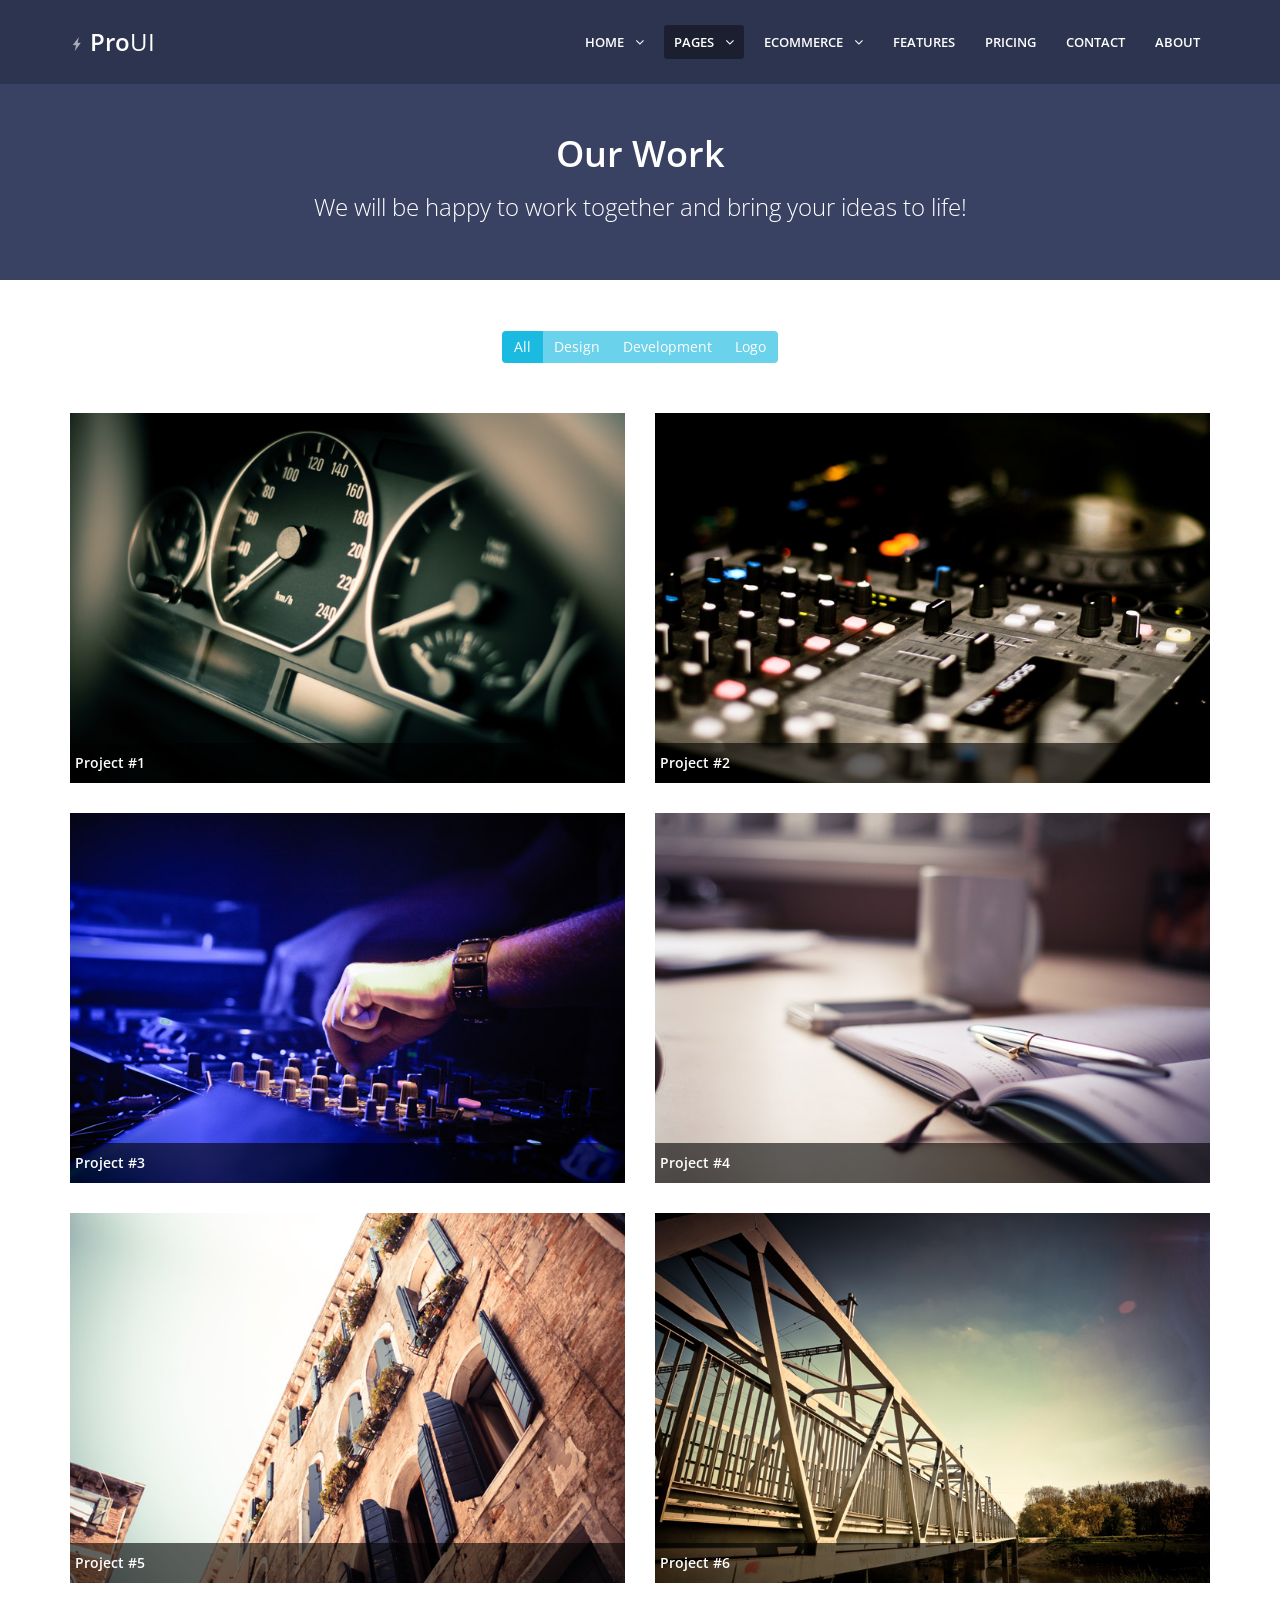
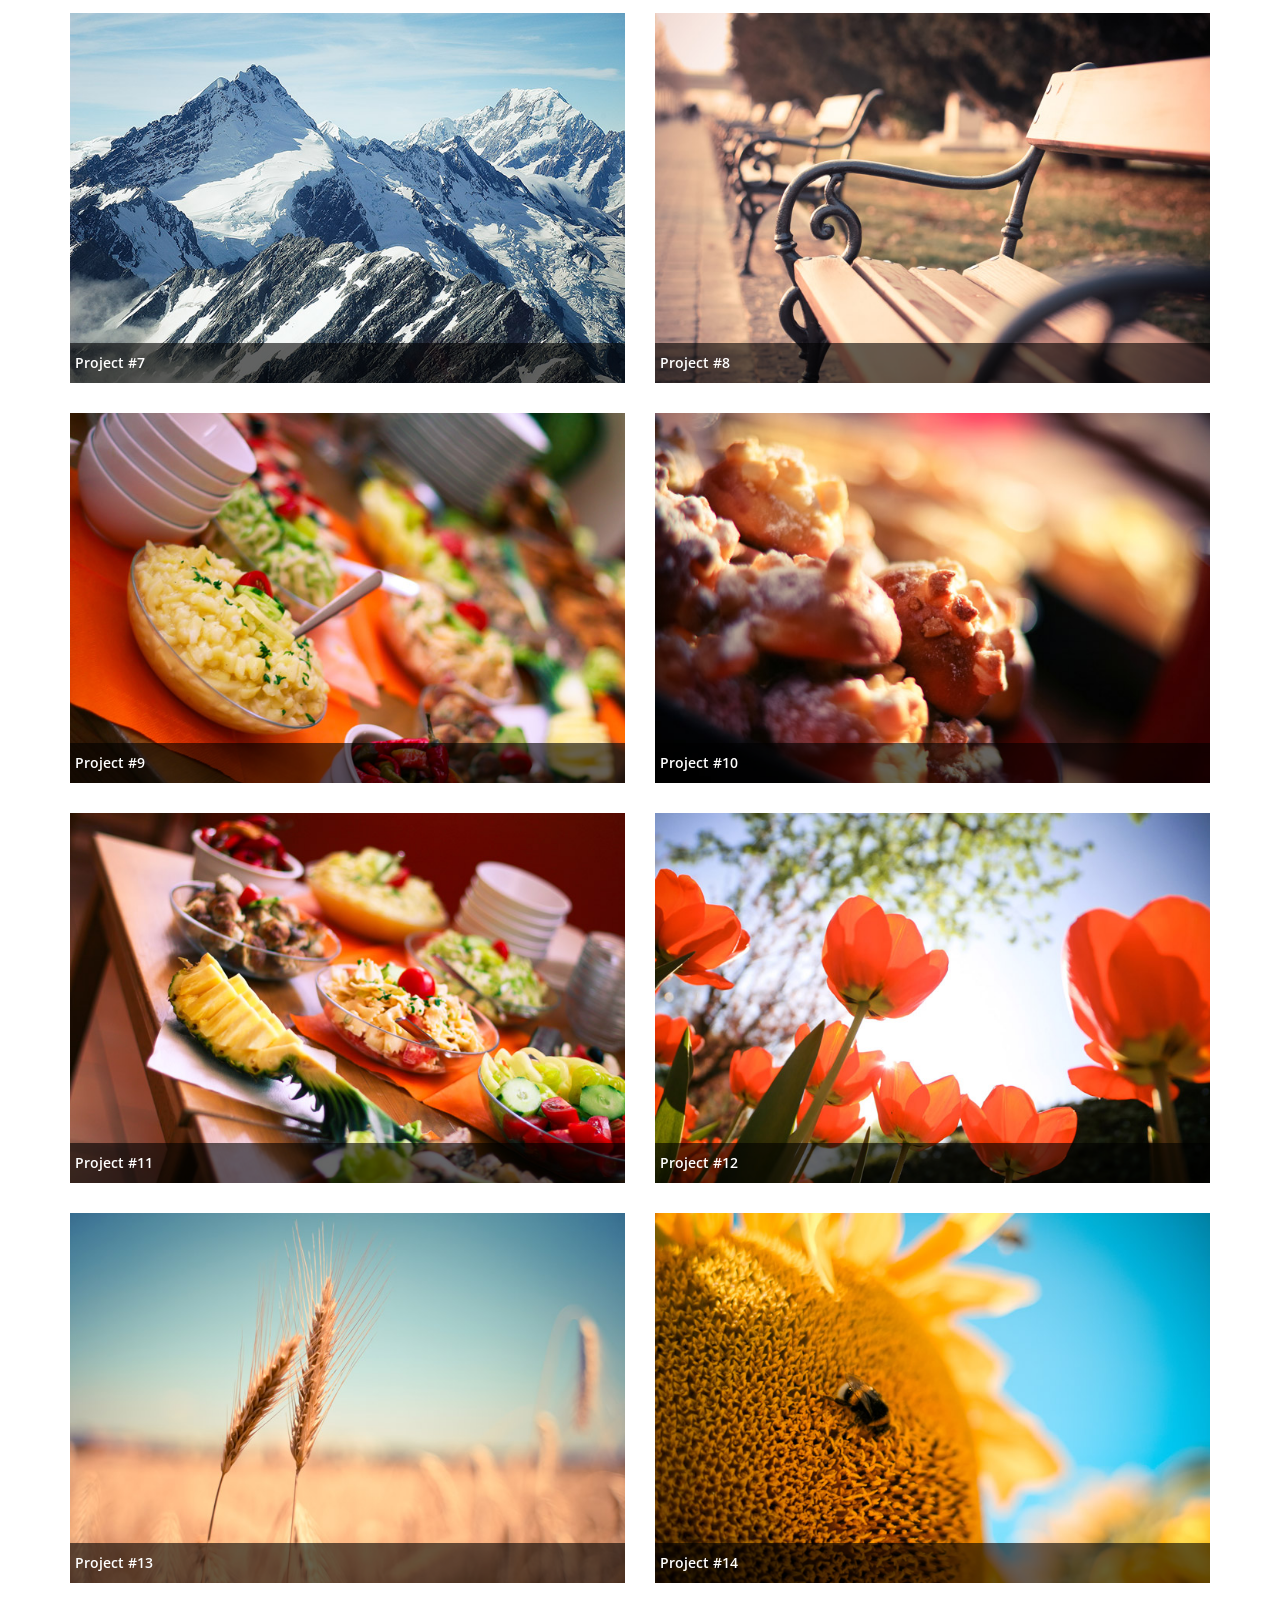
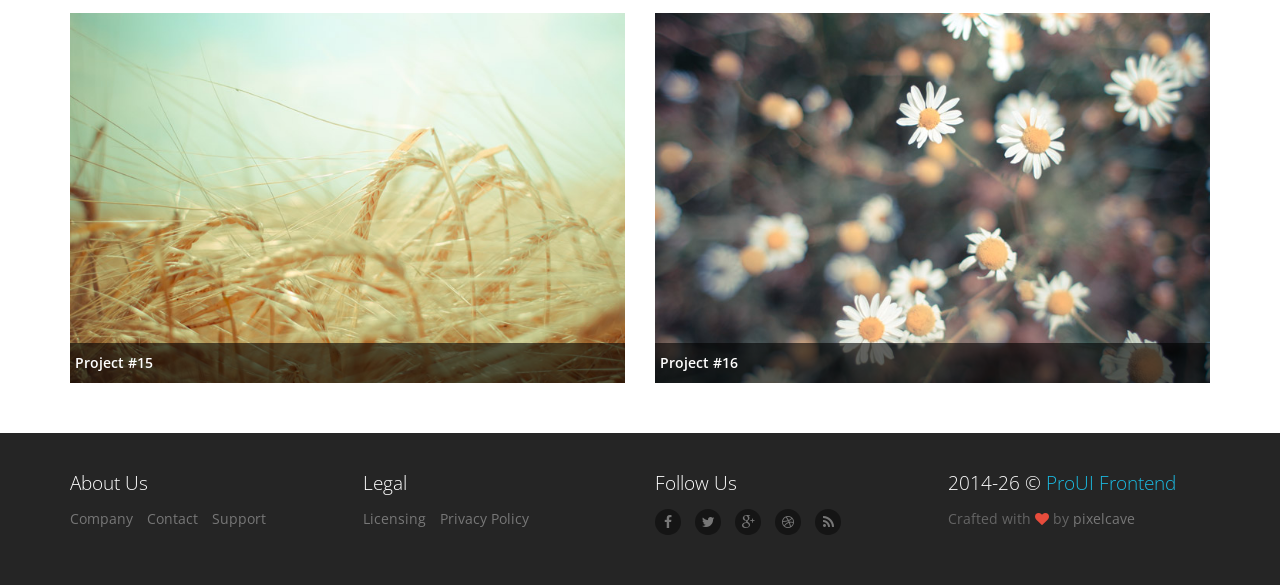
<file: site/src/main/webapp/portfolio_2.html>
<!DOCTYPE html>
<!--[if IE 8]>         <html class="no-js lt-ie9"> <![endif]-->
<!--[if gt IE 8]><!--> <html class="no-js"> <!--<![endif]-->
    <head>
        <meta charset="utf-8">

        <title>ProUI Frontend - Responsive Bootstrap Site Template</title>

        <meta name="description" content="ProUI Frontend is a Responsive Bootstrap Site Template created by pixelcave and added as a bonus in ProUI Admin Template package which is published on Themeforest.">
        <meta name="author" content="pixelcave">
        <meta name="robots" content="noindex, nofollow">

        <meta name="viewport" content="width=device-width,initial-scale=1,maximum-scale=1.0">

        <!-- Icons -->
        <!-- The following icons can be replaced with your own, they are used by desktop and mobile browsers -->
        <link rel="shortcut icon" href="assets/img/favicon.png">
        <link rel="apple-touch-icon" href="assets/img/icon57.png" sizes="57x57">
        <link rel="apple-touch-icon" href="assets/img/icon72.png" sizes="72x72">
        <link rel="apple-touch-icon" href="assets/img/icon76.png" sizes="76x76">
        <link rel="apple-touch-icon" href="assets/img/icon114.png" sizes="114x114">
        <link rel="apple-touch-icon" href="assets/img/icon120.png" sizes="120x120">
        <link rel="apple-touch-icon" href="assets/img/icon144.png" sizes="144x144">
        <link rel="apple-touch-icon" href="assets/img/icon152.png" sizes="152x152">
        <link rel="apple-touch-icon" href="assets/img/icon180.png" sizes="180x180">
        <!-- END Icons -->

        <!-- Stylesheets -->
        <!-- Bootstrap is included in its original form, unaltered -->
        <link rel="stylesheet" href="assets/css/bootstrap.min.css">

        <!-- Related styles of various icon packs and plugins -->
        <link rel="stylesheet" href="assets/css/plugins.css">

        <!-- The main stylesheet of this template. All Bootstrap overwrites are defined in here -->
        <link rel="stylesheet" href="assets/css/main.css">

        <!-- The themes stylesheet of this template (for using specific theme color in individual elements - must included last) -->
        <link rel="stylesheet" href="assets/css/themes.css">
        <!-- END Stylesheets -->

        <!-- Modernizr (browser feature detection library) & Respond.js (Enable responsive CSS code on browsers that don't support it, eg IE8) -->
        <script src="assets/js/vendor/modernizr-2.7.1-respond-1.4.2.min.js"></script>
    </head>
    <body>
        <!-- Page Container -->
        <!-- In the PHP version you can set the following options from inc/config file -->
        <!-- 'boxed' class for a boxed layout -->
        <div id="page-container">
            <!-- Site Header -->
            <header>
                <div class="container">
                    <!-- Site Logo -->
                    <a href="index.html" class="site-logo">
                        <i class="gi gi-flash"></i> <strong>Pro</strong>UI
                    </a>
                    <!-- Site Logo -->

                    <!-- Site Navigation -->
                    <nav>
                        <!-- Menu Toggle -->
                        <!-- Toggles menu on small screens -->
                        <a href="javascript:void(0)" class="btn btn-default site-menu-toggle visible-xs visible-sm">
                            <i class="fa fa-bars"></i>
                        </a>
                        <!-- END Menu Toggle -->

                        <!-- Main Menu -->
                        <ul class="site-nav">
                            <!-- Toggles menu on small screens -->
                            <li class="visible-xs visible-sm">
                                <a href="javascript:void(0)" class="site-menu-toggle text-center">
                                    <i class="fa fa-times"></i>
                                </a>
                            </li>
                            <!-- END Menu Toggle -->
                            <li>
                                <a href="javascript:void(0)" class="site-nav-sub"><i class="fa fa-angle-down site-nav-arrow"></i>Home</a>
                                <ul>
                                    <li>
                                        <a href="index.html">Full Width</a>
                                    </li>
                                    <li>
                                        <a href="index_alt.html">Full Width (Dark)</a>
                                    </li>
                                    <li>
                                        <a href="index.html">Full Width Parallax</a>
                                    </li>
                                    <li>
                                        <a href="index_boxed.html">Boxed</a>
                                    </li>
                                    <li>
                                        <a href="index_boxed_alt.html">Boxed (Dark)</a>
                                    </li>
                                    <li>
                                        <a href="index_boxed_parallax.html">Boxed Parallax</a>
                                    </li>
                                </ul>
                            </li>
                            <li class="active">
                                <a href="javascript:void(0)" class="site-nav-sub"><i class="fa fa-angle-down site-nav-arrow"></i>Pages</a>
                                <ul>
                                    <li>
                                        <a href="blog.html">Blog</a>
                                    </li>
                                    <li>
                                        <a href="blog_post.html">Blog Post</a>
                                    </li>
                                    <li>
                                        <a href="portfolio_4.html">Portfolio 4 Columns</a>
                                    </li>
                                    <li>
                                        <a href="portfolio_3.html">Portfolio 3 Columns</a>
                                    </li>
                                    <li>
                                        <a href="portfolio_2.html" class="active">Portfolio 2 Columns</a>
                                    </li>
                                    <li>
                                        <a href="portfolio_single.html">Portfolio Single</a>
                                    </li>
                                    <li>
                                        <a href="team.html">Team</a>
                                    </li>
                                    <li>
                                        <a href="helpdesk.html">Helpdesk</a>
                                    </li>
                                    <li>
                                        <a href="jobs.html">Jobs</a>
                                    </li>
                                    <li>
                                        <a href="how_it_works.html">How it works</a>
                                    </li>
                                </ul>
                            </li>
                            <li>
                                <a href="javascript:void(0)" class="site-nav-sub"><i class="fa fa-angle-down site-nav-arrow"></i>eCommerce</a>
                                <ul>
                                    <li>
                                        <a href="ecom_home.html">Home</a>
                                    </li>
                                    <li>
                                        <a href="ecom_search_results.html">Search Results</a>
                                    </li>
                                    <li>
                                        <a href="ecom_product_list.html">Product List</a>
                                    </li>
                                    <li>
                                        <a href="ecom_product.html">Product</a>
                                    </li>
                                    <li>
                                        <a href="ecom_product_comparison.html">Product Comparison</a>
                                    </li>
                                    <li>
                                        <a href="ecom_shopping_cart.html">Shopping Cart</a>
                                    </li>
                                    <li>
                                        <a href="ecom_checkout.html">Checkout</a>
                                    </li>
                                </ul>
                            </li>
                            <li>
                                <a href="features.html">Features</a>
                            </li>
                            <li>
                                <a href="pricing.html">Pricing</a>
                            </li>
                            <li>
                                <a href="contact.html">Contact</a>
                            </li>
                            <li>
                                <a href="about.html">About</a>
                            </li>
                        </ul>
                        <!-- END Main Menu -->
                    </nav>
                    <!-- END Site Navigation -->
                </div>
            </header>
            <!-- END Site Header -->

            <!-- Intro -->
            <section class="site-section site-section-light site-section-top themed-background-dark">
                <div class="container">
                    <h1 class="text-center animation-slideDown"><strong>Our Work</strong></h1>
                    <h2 class="h3 text-center animation-slideUp">We will be happy to work together and bring your ideas to life!</h2>
                </div>
            </section>
            <!-- END Intro -->

            <!-- Content -->
            <section class="site-content site-section">
                <div class="container">
                    <!-- Portfolio Filter Links -->
                    <!-- Custom Portfolio functionality is initialized in assets/js/pages/portfolio.js -->
                    <!-- Add the category value you want each link in .portfolio-filter to filter out in its data-category attribute. Add the value 'all' to show all items -->
                    <div class="site-block text-center">
                        <div class="btn-group portfolio-filter">
                            <a href="javascript:void(0)" class="btn btn-primary active" data-category="all">All</a>
                            <a href="javascript:void(0)" class="btn btn-primary" data-category="design">Design</a>
                            <a href="javascript:void(0)" class="btn btn-primary" data-category="development">Development</a>
                            <a href="javascript:void(0)" class="btn btn-primary" data-category="logo">Logo</a>
                        </div>
                    </div>
                    <!-- END Portfolio Filter Links -->

                    <!-- Portfolio Items -->
                    <!-- Add the category value for each item in its data-category attribute (for the filter functionality) -->
                    <div class="row portfolio">
                        <div class="col-sm-6 portfolio-item animation-fadeInQuick" data-category="design">
                            <a href="portfolio_single.html">
                                <img src="assets/img/placeholders/photos/photo11.jpg" alt="Image" class="img-responsive">
                                <span class="portfolio-item-info"><strong>Project #1</strong></span>
                            </a>
                        </div>
                        <div class="col-sm-6 portfolio-item animation-fadeInQuick" data-category="logo">
                            <a href="portfolio_single.html">
                                <img src="assets/img/placeholders/photos/photo13.jpg" alt="Image" class="img-responsive">
                                <span class="portfolio-item-info"><strong>Project #2</strong></span>
                            </a>
                        </div>
                        <div class="col-sm-6 portfolio-item animation-fadeInQuick" data-category="logo">
                            <a href="portfolio_single.html">
                                <img src="assets/img/placeholders/photos/photo17.jpg" alt="Image" class="img-responsive">
                                <span class="portfolio-item-info"><strong>Project #3</strong></span>
                            </a>
                        </div>
                        <div class="col-sm-6 portfolio-item animation-fadeInQuick" data-category="design">
                            <a href="portfolio_single.html">
                                <img src="assets/img/placeholders/photos/photo9.jpg" alt="Image" class="img-responsive">
                                <span class="portfolio-item-info"><strong>Project #4</strong></span>
                            </a>
                        </div>
                        <div class="col-sm-6 portfolio-item animation-fadeInQuick" data-category="logo">
                            <a href="portfolio_single.html">
                                <img src="assets/img/placeholders/photos/photo3.jpg" alt="Image" class="img-responsive">
                                <span class="portfolio-item-info"><strong>Project #5</strong></span>
                            </a>
                        </div>
                        <div class="col-sm-6 portfolio-item animation-fadeInQuick" data-category="design">
                            <a href="portfolio_single.html">
                                <img src="assets/img/placeholders/photos/photo16.jpg" alt="Image" class="img-responsive">
                                <span class="portfolio-item-info"><strong>Project #6</strong></span>
                            </a>
                        </div>
                        <div class="col-sm-6 portfolio-item animation-fadeInQuick" data-category="development">
                            <a href="portfolio_single.html">
                                <img src="assets/img/placeholders/photos/photo1.jpg" alt="Image" class="img-responsive">
                                <span class="portfolio-item-info"><strong>Project #7</strong></span>
                            </a>
                        </div>
                        <div class="col-sm-6 portfolio-item animation-fadeInQuick" data-category="development">
                            <a href="portfolio_single.html">
                                <img src="assets/img/placeholders/photos/photo5.jpg" alt="Image" class="img-responsive">
                                <span class="portfolio-item-info"><strong>Project #8</strong></span>
                            </a>
                        </div>
                        <div class="col-sm-6 portfolio-item animation-fadeInQuick" data-category="logo">
                            <a href="portfolio_single.html">
                                <img src="assets/img/placeholders/photos/photo6.jpg" alt="Image" class="img-responsive">
                                <span class="portfolio-item-info"><strong>Project #9</strong></span>
                            </a>
                        </div>
                        <div class="col-sm-6 portfolio-item animation-fadeInQuick" data-category="logo">
                            <a href="portfolio_single.html">
                                <img src="assets/img/placeholders/photos/photo12.jpg" alt="Image" class="img-responsive">
                                <span class="portfolio-item-info"><strong>Project #10</strong></span>
                            </a>
                        </div>
                        <div class="col-sm-6 portfolio-item animation-fadeInQuick" data-category="development">
                            <a href="portfolio_single.html">
                                <img src="assets/img/placeholders/photos/photo7.jpg" alt="Image" class="img-responsive">
                                <span class="portfolio-item-info"><strong>Project #11</strong></span>
                            </a>
                        </div>
                        <div class="col-sm-6 portfolio-item animation-fadeInQuick" data-category="design">
                            <a href="portfolio_single.html">
                                <img src="assets/img/placeholders/photos/photo14.jpg" alt="Image" class="img-responsive">
                                <span class="portfolio-item-info"><strong>Project #12</strong></span>
                            </a>
                        </div>
                        <div class="col-sm-6 portfolio-item animation-fadeInQuick" data-category="development">
                            <a href="portfolio_single.html">
                                <img src="assets/img/placeholders/photos/photo20.jpg" alt="Image" class="img-responsive">
                                <span class="portfolio-item-info"><strong>Project #13</strong></span>
                            </a>
                        </div>
                        <div class="col-sm-6 portfolio-item animation-fadeInQuick" data-category="logo">
                            <a href="portfolio_single.html">
                                <img src="assets/img/placeholders/photos/photo22.jpg" alt="Image" class="img-responsive">
                                <span class="portfolio-item-info"><strong>Project #14</strong></span>
                            </a>
                        </div>
                        <div class="col-sm-6 portfolio-item animation-fadeInQuick" data-category="development">
                            <a href="portfolio_single.html">
                                <img src="assets/img/placeholders/photos/photo24.jpg" alt="Image" class="img-responsive">
                                <span class="portfolio-item-info"><strong>Project #15</strong></span>
                            </a>
                        </div>
                        <div class="col-sm-6 portfolio-item animation-fadeInQuick" data-category="design">
                            <a href="portfolio_single.html">
                                <img src="assets/img/placeholders/photos/photo21.jpg" alt="Image" class="img-responsive">
                                <span class="portfolio-item-info"><strong>Project #16</strong></span>
                            </a>
                        </div>
                    </div>
                    <!-- END Portfolio Items -->
                </div>
            </section>
            <!-- END Content -->

            <!-- Footer -->
            <footer class="site-footer site-section">
                <div class="container">
                    <!-- Footer Links -->
                    <div class="row">
                        <div class="col-sm-6 col-md-3">
                            <h4 class="footer-heading">About Us</h4>
                            <ul class="footer-nav list-inline">
                                <li><a href="about.html">Company</a></li>
                                <li><a href="contact.html">Contact</a></li>
                                <li><a href="contact.html">Support</a></li>
                            </ul>
                        </div>
                        <div class="col-sm-6 col-md-3">
                            <h4 class="footer-heading">Legal</h4>
                            <ul class="footer-nav list-inline">
                                <li><a href="javascript:void(0)">Licensing</a></li>
                                <li><a href="javascript:void(0)">Privacy Policy</a></li>
                            </ul>
                        </div>
                        <div class="col-sm-6 col-md-3">
                            <h4 class="footer-heading">Follow Us</h4>
                            <ul class="footer-nav footer-nav-social list-inline">
                                <li><a href="javascript:void(0)"><i class="fa fa-facebook"></i></a></li>
                                <li><a href="javascript:void(0)"><i class="fa fa-twitter"></i></a></li>
                                <li><a href="javascript:void(0)"><i class="fa fa-google-plus"></i></a></li>
                                <li><a href="javascript:void(0)"><i class="fa fa-dribbble"></i></a></li>
                                <li><a href="javascript:void(0)"><i class="fa fa-rss"></i></a></li>
                            </ul>
                        </div>
                        <div class="col-sm-6 col-md-3">
                            <h4 class="footer-heading"><span id="year-copy">2014</span> &copy; <a href="http://goo.gl/TDOSuC">ProUI Frontend</a></h4>
                            <ul class="footer-nav list-inline">
                                <li>Crafted with <i class="fa fa-heart text-danger"></i> by <a href="http://goo.gl/vNS3I">pixelcave</a></li>
                            </ul>
                        </div>
                    </div>
                    <!-- END Footer Links -->
                </div>
            </footer>
            <!-- END Footer -->
        </div>
        <!-- END Page Container -->

        <!-- Scroll to top link, initialized in assets/js/app.js - scrollToTop() -->
        <a href="#" id="to-top"><i class="fa fa-angle-up"></i></a>

        <!-- Include Jquery library from Google's CDN but if something goes wrong get Jquery from local file (Remove 'http:' if you have SSL) -->
        <script src="http://ajax.googleapis.com/ajax/libs/jquery/1.11.1/jquery.min.js"></script>
        <script>!window.jQuery && document.write(decodeURI('%3Cscript src="assets/js/vendor/jquery-1.11.1.min.js"%3E%3C/script%3E'));</script>

        <!-- Bootstrap.js, Jquery plugins and Custom JS code -->
        <script src="assets/js/vendor/bootstrap.min.js"></script>
        <script src="assets/js/plugins.js"></script>
        <script src="assets/js/app.js"></script>

        <!-- Load and execute javascript code used only in this page -->
        <script src="assets/js/pages/portfolio.js"></script>
        <script>$(function(){ Portfolio.init(); });</script>
    </body>
</html>
</file>
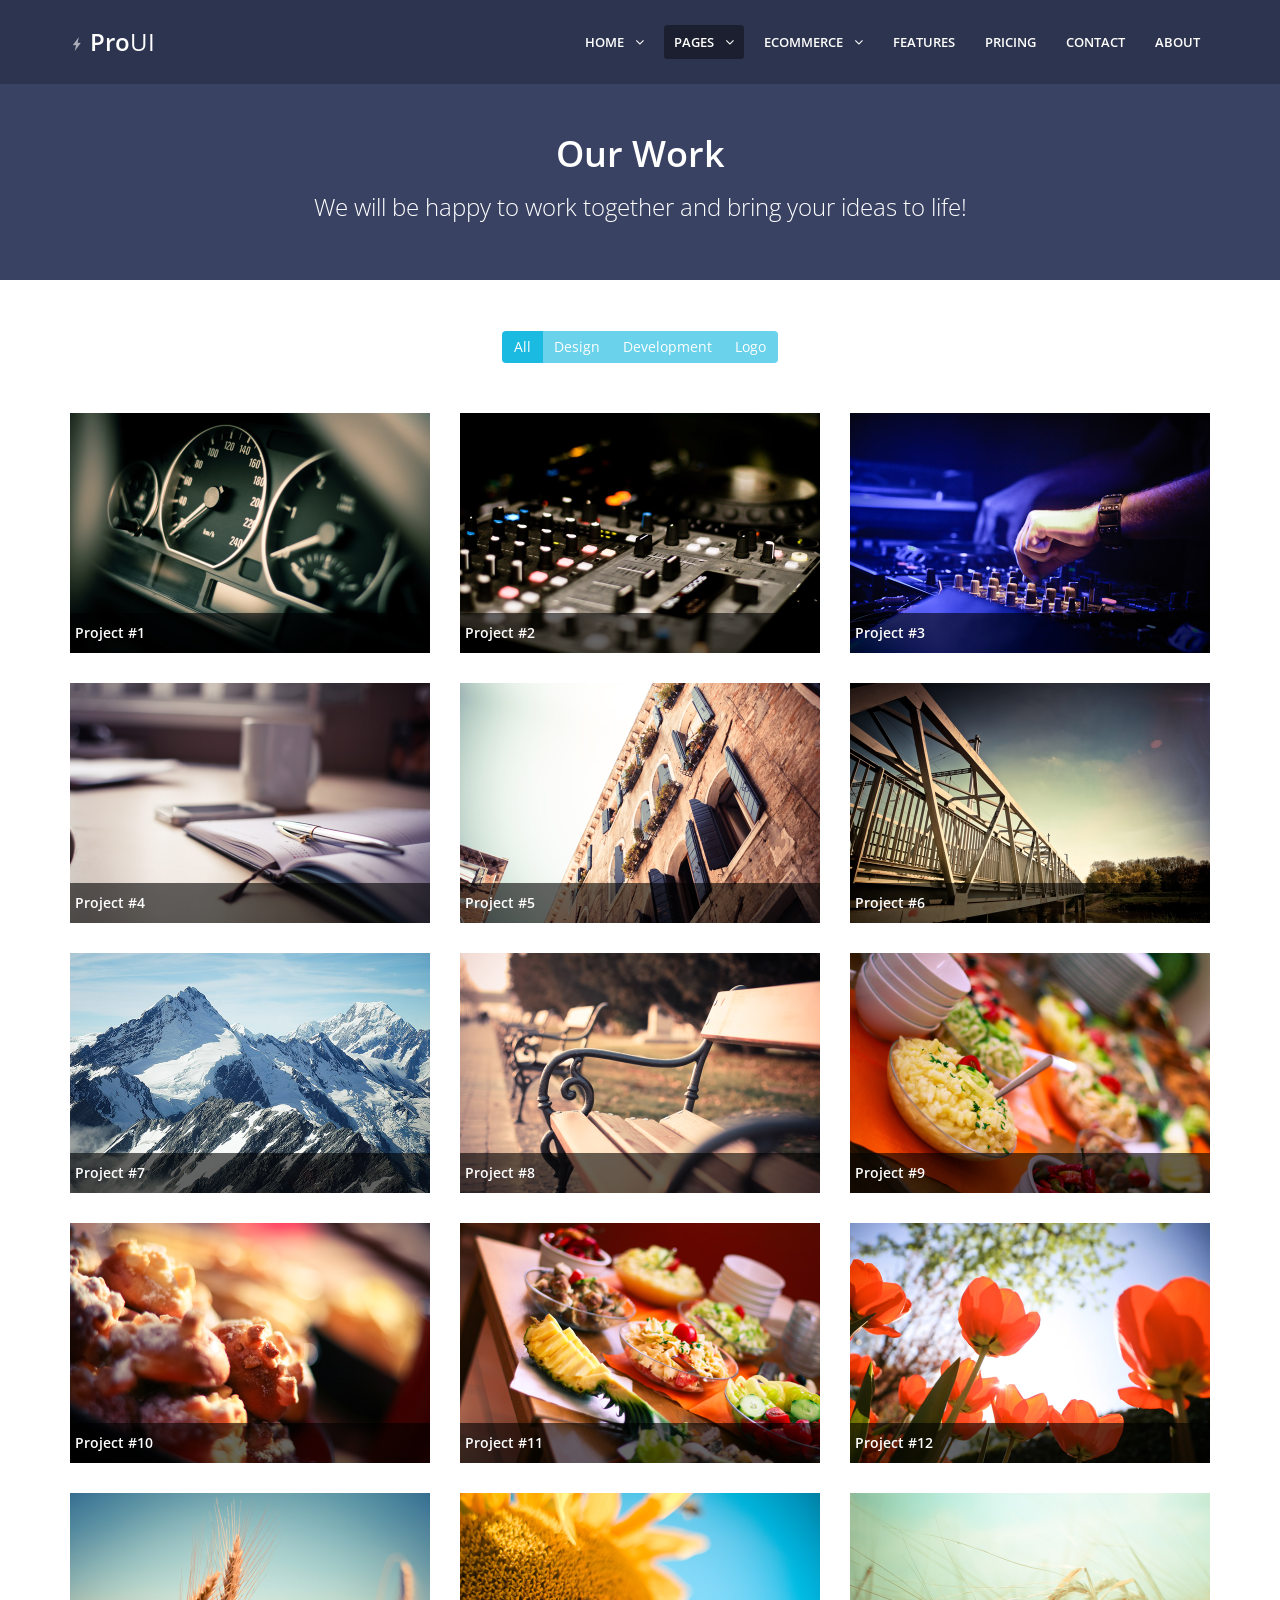
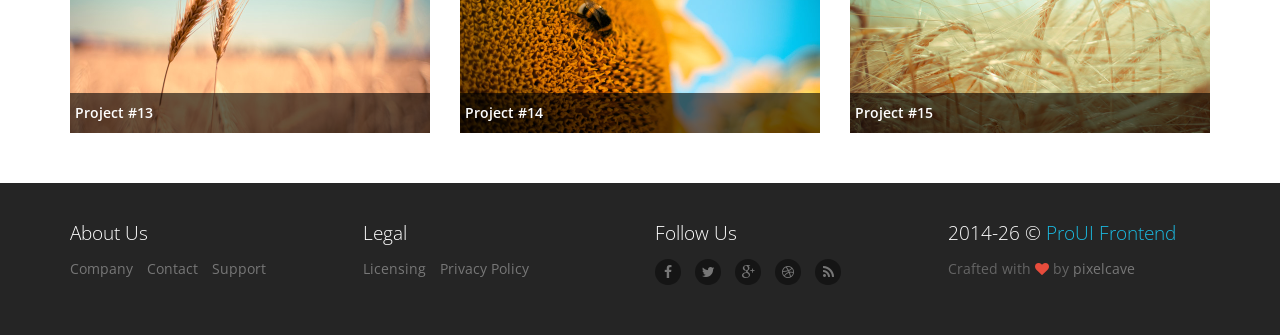
<file: site/src/main/webapp/portfolio_3.html>
<!DOCTYPE html>
<!--[if IE 8]>         <html class="no-js lt-ie9"> <![endif]-->
<!--[if gt IE 8]><!--> <html class="no-js"> <!--<![endif]-->
    <head>
        <meta charset="utf-8">

        <title>ProUI Frontend - Responsive Bootstrap Site Template</title>

        <meta name="description" content="ProUI Frontend is a Responsive Bootstrap Site Template created by pixelcave and added as a bonus in ProUI Admin Template package which is published on Themeforest.">
        <meta name="author" content="pixelcave">
        <meta name="robots" content="noindex, nofollow">

        <meta name="viewport" content="width=device-width,initial-scale=1,maximum-scale=1.0">

        <!-- Icons -->
        <!-- The following icons can be replaced with your own, they are used by desktop and mobile browsers -->
        <link rel="shortcut icon" href="assets/img/favicon.png">
        <link rel="apple-touch-icon" href="assets/img/icon57.png" sizes="57x57">
        <link rel="apple-touch-icon" href="assets/img/icon72.png" sizes="72x72">
        <link rel="apple-touch-icon" href="assets/img/icon76.png" sizes="76x76">
        <link rel="apple-touch-icon" href="assets/img/icon114.png" sizes="114x114">
        <link rel="apple-touch-icon" href="assets/img/icon120.png" sizes="120x120">
        <link rel="apple-touch-icon" href="assets/img/icon144.png" sizes="144x144">
        <link rel="apple-touch-icon" href="assets/img/icon152.png" sizes="152x152">
        <link rel="apple-touch-icon" href="assets/img/icon180.png" sizes="180x180">
        <!-- END Icons -->

        <!-- Stylesheets -->
        <!-- Bootstrap is included in its original form, unaltered -->
        <link rel="stylesheet" href="assets/css/bootstrap.min.css">

        <!-- Related styles of various icon packs and plugins -->
        <link rel="stylesheet" href="assets/css/plugins.css">

        <!-- The main stylesheet of this template. All Bootstrap overwrites are defined in here -->
        <link rel="stylesheet" href="assets/css/main.css">

        <!-- The themes stylesheet of this template (for using specific theme color in individual elements - must included last) -->
        <link rel="stylesheet" href="assets/css/themes.css">
        <!-- END Stylesheets -->

        <!-- Modernizr (browser feature detection library) & Respond.js (Enable responsive CSS code on browsers that don't support it, eg IE8) -->
        <script src="assets/js/vendor/modernizr-2.7.1-respond-1.4.2.min.js"></script>
    </head>
    <body>
        <!-- Page Container -->
        <!-- In the PHP version you can set the following options from inc/config file -->
        <!-- 'boxed' class for a boxed layout -->
        <div id="page-container">
            <!-- Site Header -->
            <header>
                <div class="container">
                    <!-- Site Logo -->
                    <a href="index.html" class="site-logo">
                        <i class="gi gi-flash"></i> <strong>Pro</strong>UI
                    </a>
                    <!-- Site Logo -->

                    <!-- Site Navigation -->
                    <nav>
                        <!-- Menu Toggle -->
                        <!-- Toggles menu on small screens -->
                        <a href="javascript:void(0)" class="btn btn-default site-menu-toggle visible-xs visible-sm">
                            <i class="fa fa-bars"></i>
                        </a>
                        <!-- END Menu Toggle -->

                        <!-- Main Menu -->
                        <ul class="site-nav">
                            <!-- Toggles menu on small screens -->
                            <li class="visible-xs visible-sm">
                                <a href="javascript:void(0)" class="site-menu-toggle text-center">
                                    <i class="fa fa-times"></i>
                                </a>
                            </li>
                            <!-- END Menu Toggle -->
                            <li>
                                <a href="javascript:void(0)" class="site-nav-sub"><i class="fa fa-angle-down site-nav-arrow"></i>Home</a>
                                <ul>
                                    <li>
                                        <a href="index.html">Full Width</a>
                                    </li>
                                    <li>
                                        <a href="index_alt.html">Full Width (Dark)</a>
                                    </li>
                                    <li>
                                        <a href="index.html">Full Width Parallax</a>
                                    </li>
                                    <li>
                                        <a href="index_boxed.html">Boxed</a>
                                    </li>
                                    <li>
                                        <a href="index_boxed_alt.html">Boxed (Dark)</a>
                                    </li>
                                    <li>
                                        <a href="index_boxed_parallax.html">Boxed Parallax</a>
                                    </li>
                                </ul>
                            </li>
                            <li class="active">
                                <a href="javascript:void(0)" class="site-nav-sub"><i class="fa fa-angle-down site-nav-arrow"></i>Pages</a>
                                <ul>
                                    <li>
                                        <a href="blog.html">Blog</a>
                                    </li>
                                    <li>
                                        <a href="blog_post.html">Blog Post</a>
                                    </li>
                                    <li>
                                        <a href="portfolio_4.html">Portfolio 4 Columns</a>
                                    </li>
                                    <li>
                                        <a href="portfolio_3.html" class="active">Portfolio 3 Columns</a>
                                    </li>
                                    <li>
                                        <a href="portfolio_2.html">Portfolio 2 Columns</a>
                                    </li>
                                    <li>
                                        <a href="portfolio_single.html">Portfolio Single</a>
                                    </li>
                                    <li>
                                        <a href="team.html">Team</a>
                                    </li>
                                    <li>
                                        <a href="helpdesk.html">Helpdesk</a>
                                    </li>
                                    <li>
                                        <a href="jobs.html">Jobs</a>
                                    </li>
                                    <li>
                                        <a href="how_it_works.html">How it works</a>
                                    </li>
                                </ul>
                            </li>
                            <li>
                                <a href="javascript:void(0)" class="site-nav-sub"><i class="fa fa-angle-down site-nav-arrow"></i>eCommerce</a>
                                <ul>
                                    <li>
                                        <a href="ecom_home.html">Home</a>
                                    </li>
                                    <li>
                                        <a href="ecom_search_results.html">Search Results</a>
                                    </li>
                                    <li>
                                        <a href="ecom_product_list.html">Product List</a>
                                    </li>
                                    <li>
                                        <a href="ecom_product.html">Product</a>
                                    </li>
                                    <li>
                                        <a href="ecom_product_comparison.html">Product Comparison</a>
                                    </li>
                                    <li>
                                        <a href="ecom_shopping_cart.html">Shopping Cart</a>
                                    </li>
                                    <li>
                                        <a href="ecom_checkout.html">Checkout</a>
                                    </li>
                                </ul>
                            </li>
                            <li>
                                <a href="features.html">Features</a>
                            </li>
                            <li>
                                <a href="pricing.html">Pricing</a>
                            </li>
                            <li>
                                <a href="contact.html">Contact</a>
                            </li>
                            <li>
                                <a href="about.html">About</a>
                            </li>
                        </ul>
                        <!-- END Main Menu -->
                    </nav>
                    <!-- END Site Navigation -->
                </div>
            </header>
            <!-- END Site Header -->

            <!-- Intro -->
            <section class="site-section site-section-light site-section-top themed-background-dark">
                <div class="container">
                    <h1 class="text-center animation-slideDown"><strong>Our Work</strong></h1>
                    <h2 class="h3 text-center animation-slideUp">We will be happy to work together and bring your ideas to life!</h2>
                </div>
            </section>
            <!-- END Intro -->

            <!-- Content -->
            <section class="site-content site-section">
                <div class="container">
                    <!-- Portfolio Filter Links -->
                    <!-- Custom Portfolio functionality is initialized in assets/js/pages/portfolio.js -->
                    <!-- Add the category value you want each link in .portfolio-filter to filter out in its data-category attribute. Add the value 'all' to show all items -->
                    <div class="site-block text-center">
                        <div class="btn-group portfolio-filter">
                            <a href="javascript:void(0)" class="btn btn-primary active" data-category="all">All</a>
                            <a href="javascript:void(0)" class="btn btn-primary" data-category="design">Design</a>
                            <a href="javascript:void(0)" class="btn btn-primary" data-category="development">Development</a>
                            <a href="javascript:void(0)" class="btn btn-primary" data-category="logo">Logo</a>
                        </div>
                    </div>
                    <!-- END Portfolio Filter Links -->

                    <!-- Portfolio Items -->
                    <!-- Add the category value for each item in its data-category attribute (for the filter functionality) -->
                    <div class="row portfolio">
                        <div class="col-sm-4 portfolio-item animation-fadeInQuick" data-category="design">
                            <a href="portfolio_single.html">
                                <img src="assets/img/placeholders/photos/photo11.jpg" alt="Image" class="img-responsive">
                                <span class="portfolio-item-info"><strong>Project #1</strong></span>
                            </a>
                        </div>
                        <div class="col-sm-4 portfolio-item animation-fadeInQuick" data-category="logo">
                            <a href="portfolio_single.html">
                                <img src="assets/img/placeholders/photos/photo13.jpg" alt="Image" class="img-responsive">
                                <span class="portfolio-item-info"><strong>Project #2</strong></span>
                            </a>
                        </div>
                        <div class="col-sm-4 portfolio-item animation-fadeInQuick" data-category="logo">
                            <a href="portfolio_single.html">
                                <img src="assets/img/placeholders/photos/photo17.jpg" alt="Image" class="img-responsive">
                                <span class="portfolio-item-info"><strong>Project #3</strong></span>
                            </a>
                        </div>
                        <div class="col-sm-4 portfolio-item animation-fadeInQuick" data-category="design">
                            <a href="portfolio_single.html">
                                <img src="assets/img/placeholders/photos/photo9.jpg" alt="Image" class="img-responsive">
                                <span class="portfolio-item-info"><strong>Project #4</strong></span>
                            </a>
                        </div>
                        <div class="col-sm-4 portfolio-item animation-fadeInQuick" data-category="logo">
                            <a href="portfolio_single.html">
                                <img src="assets/img/placeholders/photos/photo3.jpg" alt="Image" class="img-responsive">
                                <span class="portfolio-item-info"><strong>Project #5</strong></span>
                            </a>
                        </div>
                        <div class="col-sm-4 portfolio-item animation-fadeInQuick" data-category="design">
                            <a href="portfolio_single.html">
                                <img src="assets/img/placeholders/photos/photo16.jpg" alt="Image" class="img-responsive">
                                <span class="portfolio-item-info"><strong>Project #6</strong></span>
                            </a>
                        </div>
                        <div class="col-sm-4 portfolio-item animation-fadeInQuick" data-category="development">
                            <a href="portfolio_single.html">
                                <img src="assets/img/placeholders/photos/photo1.jpg" alt="Image" class="img-responsive">
                                <span class="portfolio-item-info"><strong>Project #7</strong></span>
                            </a>
                        </div>
                        <div class="col-sm-4 portfolio-item animation-fadeInQuick" data-category="development">
                            <a href="portfolio_single.html">
                                <img src="assets/img/placeholders/photos/photo5.jpg" alt="Image" class="img-responsive">
                                <span class="portfolio-item-info"><strong>Project #8</strong></span>
                            </a>
                        </div>
                        <div class="col-sm-4 portfolio-item animation-fadeInQuick" data-category="logo">
                            <a href="portfolio_single.html">
                                <img src="assets/img/placeholders/photos/photo6.jpg" alt="Image" class="img-responsive">
                                <span class="portfolio-item-info"><strong>Project #9</strong></span>
                            </a>
                        </div>
                        <div class="col-sm-4 portfolio-item animation-fadeInQuick" data-category="logo">
                            <a href="portfolio_single.html">
                                <img src="assets/img/placeholders/photos/photo12.jpg" alt="Image" class="img-responsive">
                                <span class="portfolio-item-info"><strong>Project #10</strong></span>
                            </a>
                        </div>
                        <div class="col-sm-4 portfolio-item animation-fadeInQuick" data-category="development">
                            <a href="portfolio_single.html">
                                <img src="assets/img/placeholders/photos/photo7.jpg" alt="Image" class="img-responsive">
                                <span class="portfolio-item-info"><strong>Project #11</strong></span>
                            </a>
                        </div>
                        <div class="col-sm-4 portfolio-item animation-fadeInQuick" data-category="design">
                            <a href="portfolio_single.html">
                                <img src="assets/img/placeholders/photos/photo14.jpg" alt="Image" class="img-responsive">
                                <span class="portfolio-item-info"><strong>Project #12</strong></span>
                            </a>
                        </div>
                        <div class="col-sm-4 portfolio-item animation-fadeInQuick" data-category="development">
                            <a href="portfolio_single.html">
                                <img src="assets/img/placeholders/photos/photo20.jpg" alt="Image" class="img-responsive">
                                <span class="portfolio-item-info"><strong>Project #13</strong></span>
                            </a>
                        </div>
                        <div class="col-sm-4 portfolio-item animation-fadeInQuick" data-category="logo">
                            <a href="portfolio_single.html">
                                <img src="assets/img/placeholders/photos/photo22.jpg" alt="Image" class="img-responsive">
                                <span class="portfolio-item-info"><strong>Project #14</strong></span>
                            </a>
                        </div>
                        <div class="col-sm-4 portfolio-item animation-fadeInQuick" data-category="development">
                            <a href="portfolio_single.html">
                                <img src="assets/img/placeholders/photos/photo24.jpg" alt="Image" class="img-responsive">
                                <span class="portfolio-item-info"><strong>Project #15</strong></span>
                            </a>
                        </div>
                    </div>
                    <!-- END Portfolio Items -->
                </div>
            </section>
            <!-- END Content -->

            <!-- Footer -->
            <footer class="site-footer site-section">
                <div class="container">
                    <!-- Footer Links -->
                    <div class="row">
                        <div class="col-sm-6 col-md-3">
                            <h4 class="footer-heading">About Us</h4>
                            <ul class="footer-nav list-inline">
                                <li><a href="about.html">Company</a></li>
                                <li><a href="contact.html">Contact</a></li>
                                <li><a href="contact.html">Support</a></li>
                            </ul>
                        </div>
                        <div class="col-sm-6 col-md-3">
                            <h4 class="footer-heading">Legal</h4>
                            <ul class="footer-nav list-inline">
                                <li><a href="javascript:void(0)">Licensing</a></li>
                                <li><a href="javascript:void(0)">Privacy Policy</a></li>
                            </ul>
                        </div>
                        <div class="col-sm-6 col-md-3">
                            <h4 class="footer-heading">Follow Us</h4>
                            <ul class="footer-nav footer-nav-social list-inline">
                                <li><a href="javascript:void(0)"><i class="fa fa-facebook"></i></a></li>
                                <li><a href="javascript:void(0)"><i class="fa fa-twitter"></i></a></li>
                                <li><a href="javascript:void(0)"><i class="fa fa-google-plus"></i></a></li>
                                <li><a href="javascript:void(0)"><i class="fa fa-dribbble"></i></a></li>
                                <li><a href="javascript:void(0)"><i class="fa fa-rss"></i></a></li>
                            </ul>
                        </div>
                        <div class="col-sm-6 col-md-3">
                            <h4 class="footer-heading"><span id="year-copy">2014</span> &copy; <a href="http://goo.gl/TDOSuC">ProUI Frontend</a></h4>
                            <ul class="footer-nav list-inline">
                                <li>Crafted with <i class="fa fa-heart text-danger"></i> by <a href="http://goo.gl/vNS3I">pixelcave</a></li>
                            </ul>
                        </div>
                    </div>
                    <!-- END Footer Links -->
                </div>
            </footer>
            <!-- END Footer -->
        </div>
        <!-- END Page Container -->

        <!-- Scroll to top link, initialized in assets/js/app.js - scrollToTop() -->
        <a href="#" id="to-top"><i class="fa fa-angle-up"></i></a>

        <!-- Include Jquery library from Google's CDN but if something goes wrong get Jquery from local file (Remove 'http:' if you have SSL) -->
        <script src="http://ajax.googleapis.com/ajax/libs/jquery/1.11.1/jquery.min.js"></script>
        <script>!window.jQuery && document.write(decodeURI('%3Cscript src="assets/js/vendor/jquery-1.11.1.min.js"%3E%3C/script%3E'));</script>

        <!-- Bootstrap.js, Jquery plugins and Custom JS code -->
        <script src="assets/js/vendor/bootstrap.min.js"></script>
        <script src="assets/js/plugins.js"></script>
        <script src="assets/js/app.js"></script>

        <!-- Load and execute javascript code used only in this page -->
        <script src="assets/js/pages/portfolio.js"></script>
        <script>$(function(){ Portfolio.init(); });</script>
    </body>
</html>
</file>
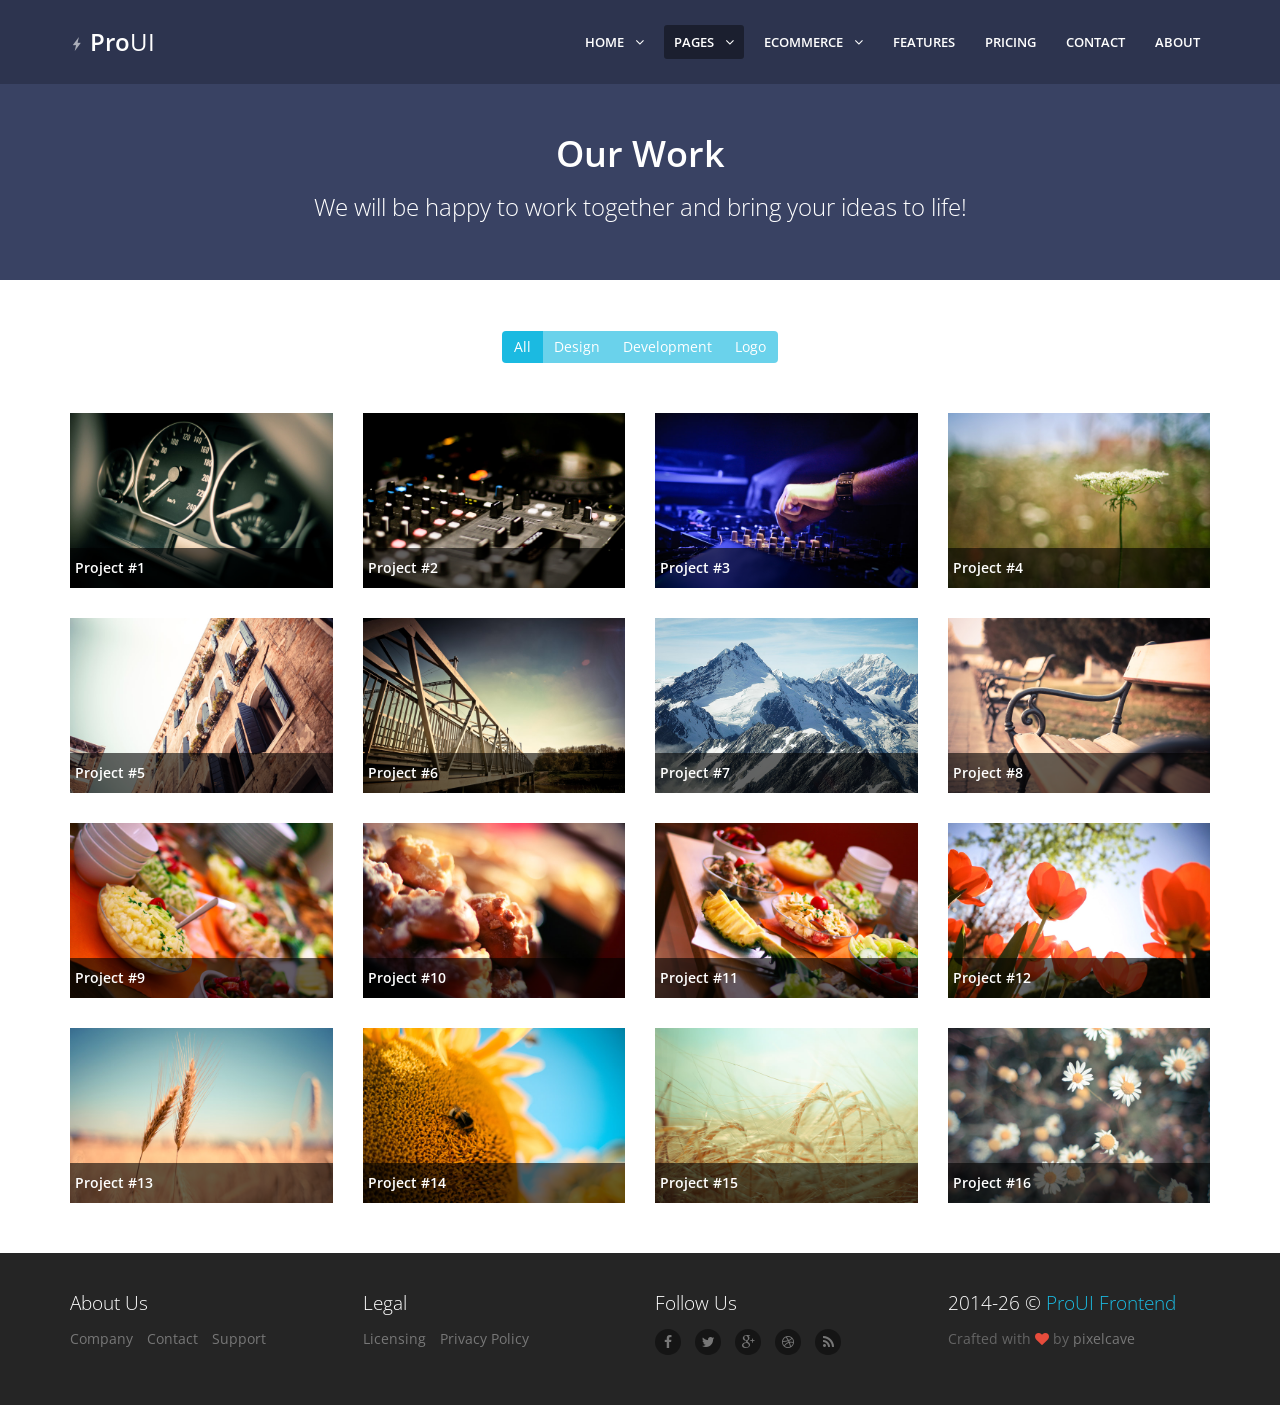
<file: site/src/main/webapp/portfolio_4.html>
<!DOCTYPE html>
<!--[if IE 8]>         <html class="no-js lt-ie9"> <![endif]-->
<!--[if gt IE 8]><!--> <html class="no-js"> <!--<![endif]-->
    <head>
        <meta charset="utf-8">

        <title>ProUI Frontend - Responsive Bootstrap Site Template</title>

        <meta name="description" content="ProUI Frontend is a Responsive Bootstrap Site Template created by pixelcave and added as a bonus in ProUI Admin Template package which is published on Themeforest.">
        <meta name="author" content="pixelcave">
        <meta name="robots" content="noindex, nofollow">

        <meta name="viewport" content="width=device-width,initial-scale=1,maximum-scale=1.0">

        <!-- Icons -->
        <!-- The following icons can be replaced with your own, they are used by desktop and mobile browsers -->
        <link rel="shortcut icon" href="assets/img/favicon.png">
        <link rel="apple-touch-icon" href="assets/img/icon57.png" sizes="57x57">
        <link rel="apple-touch-icon" href="assets/img/icon72.png" sizes="72x72">
        <link rel="apple-touch-icon" href="assets/img/icon76.png" sizes="76x76">
        <link rel="apple-touch-icon" href="assets/img/icon114.png" sizes="114x114">
        <link rel="apple-touch-icon" href="assets/img/icon120.png" sizes="120x120">
        <link rel="apple-touch-icon" href="assets/img/icon144.png" sizes="144x144">
        <link rel="apple-touch-icon" href="assets/img/icon152.png" sizes="152x152">
        <link rel="apple-touch-icon" href="assets/img/icon180.png" sizes="180x180">
        <!-- END Icons -->

        <!-- Stylesheets -->
        <!-- Bootstrap is included in its original form, unaltered -->
        <link rel="stylesheet" href="assets/css/bootstrap.min.css">

        <!-- Related styles of various icon packs and plugins -->
        <link rel="stylesheet" href="assets/css/plugins.css">

        <!-- The main stylesheet of this template. All Bootstrap overwrites are defined in here -->
        <link rel="stylesheet" href="assets/css/main.css">

        <!-- The themes stylesheet of this template (for using specific theme color in individual elements - must included last) -->
        <link rel="stylesheet" href="assets/css/themes.css">
        <!-- END Stylesheets -->

        <!-- Modernizr (browser feature detection library) & Respond.js (Enable responsive CSS code on browsers that don't support it, eg IE8) -->
        <script src="assets/js/vendor/modernizr-2.7.1-respond-1.4.2.min.js"></script>
    </head>
    <body>
        <!-- Page Container -->
        <!-- In the PHP version you can set the following options from inc/config file -->
        <!-- 'boxed' class for a boxed layout -->
        <div id="page-container">
            <!-- Site Header -->
            <header>
                <div class="container">
                    <!-- Site Logo -->
                    <a href="index.html" class="site-logo">
                        <i class="gi gi-flash"></i> <strong>Pro</strong>UI
                    </a>
                    <!-- Site Logo -->

                    <!-- Site Navigation -->
                    <nav>
                        <!-- Menu Toggle -->
                        <!-- Toggles menu on small screens -->
                        <a href="javascript:void(0)" class="btn btn-default site-menu-toggle visible-xs visible-sm">
                            <i class="fa fa-bars"></i>
                        </a>
                        <!-- END Menu Toggle -->

                        <!-- Main Menu -->
                        <ul class="site-nav">
                            <!-- Toggles menu on small screens -->
                            <li class="visible-xs visible-sm">
                                <a href="javascript:void(0)" class="site-menu-toggle text-center">
                                    <i class="fa fa-times"></i>
                                </a>
                            </li>
                            <!-- END Menu Toggle -->
                            <li>
                                <a href="javascript:void(0)" class="site-nav-sub"><i class="fa fa-angle-down site-nav-arrow"></i>Home</a>
                                <ul>
                                    <li>
                                        <a href="index.html">Full Width</a>
                                    </li>
                                    <li>
                                        <a href="index_alt.html">Full Width (Dark)</a>
                                    </li>
                                    <li>
                                        <a href="index.html">Full Width Parallax</a>
                                    </li>
                                    <li>
                                        <a href="index_boxed.html">Boxed</a>
                                    </li>
                                    <li>
                                        <a href="index_boxed_alt.html">Boxed (Dark)</a>
                                    </li>
                                    <li>
                                        <a href="index_boxed_parallax.html">Boxed Parallax</a>
                                    </li>
                                </ul>
                            </li>
                            <li class="active">
                                <a href="javascript:void(0)" class="site-nav-sub"><i class="fa fa-angle-down site-nav-arrow"></i>Pages</a>
                                <ul>
                                    <li>
                                        <a href="blog.html">Blog</a>
                                    </li>
                                    <li>
                                        <a href="blog_post.html">Blog Post</a>
                                    </li>
                                    <li>
                                        <a href="portfolio_4.html" class="active">Portfolio 4 Columns</a>
                                    </li>
                                    <li>
                                        <a href="portfolio_3.html">Portfolio 3 Columns</a>
                                    </li>
                                    <li>
                                        <a href="portfolio_2.html">Portfolio 2 Columns</a>
                                    </li>
                                    <li>
                                        <a href="portfolio_single.html">Portfolio Single</a>
                                    </li>
                                    <li>
                                        <a href="team.html">Team</a>
                                    </li>
                                    <li>
                                        <a href="helpdesk.html">Helpdesk</a>
                                    </li>
                                    <li>
                                        <a href="jobs.html">Jobs</a>
                                    </li>
                                    <li>
                                        <a href="how_it_works.html">How it works</a>
                                    </li>
                                </ul>
                            </li>
                            <li>
                                <a href="javascript:void(0)" class="site-nav-sub"><i class="fa fa-angle-down site-nav-arrow"></i>eCommerce</a>
                                <ul>
                                    <li>
                                        <a href="ecom_home.html">Home</a>
                                    </li>
                                    <li>
                                        <a href="ecom_search_results.html">Search Results</a>
                                    </li>
                                    <li>
                                        <a href="ecom_product_list.html">Product List</a>
                                    </li>
                                    <li>
                                        <a href="ecom_product.html">Product</a>
                                    </li>
                                    <li>
                                        <a href="ecom_product_comparison.html">Product Comparison</a>
                                    </li>
                                    <li>
                                        <a href="ecom_shopping_cart.html">Shopping Cart</a>
                                    </li>
                                    <li>
                                        <a href="ecom_checkout.html">Checkout</a>
                                    </li>
                                </ul>
                            </li>
                            <li>
                                <a href="features.html">Features</a>
                            </li>
                            <li>
                                <a href="pricing.html">Pricing</a>
                            </li>
                            <li>
                                <a href="contact.html">Contact</a>
                            </li>
                            <li>
                                <a href="about.html">About</a>
                            </li>
                        </ul>
                        <!-- END Main Menu -->
                    </nav>
                    <!-- END Site Navigation -->
                </div>
            </header>
            <!-- END Site Header -->

            <!-- Intro -->
            <section class="site-section site-section-light site-section-top themed-background-dark">
                <div class="container">
                    <h1 class="text-center animation-slideDown"><strong>Our Work</strong></h1>
                    <h2 class="h3 text-center animation-slideUp">We will be happy to work together and bring your ideas to life!</h2>
                </div>
            </section>
            <!-- END Intro -->

            <!-- Content -->
            <section class="site-content site-section">
                <div class="container">
                    <!-- Portfolio Filter Links -->
                    <!-- Custom Portfolio functionality is initialized in assets/js/pages/portfolio.js -->
                    <!-- Add the category value you want each link in .portfolio-filter to filter out in its data-category attribute. Add the value 'all' to show all items -->
                    <div class="site-block text-center">
                        <div class="btn-group portfolio-filter">
                            <a href="javascript:void(0)" class="btn btn-primary active" data-category="all">All</a>
                            <a href="javascript:void(0)" class="btn btn-primary" data-category="design">Design</a>
                            <a href="javascript:void(0)" class="btn btn-primary" data-category="development">Development</a>
                            <a href="javascript:void(0)" class="btn btn-primary" data-category="logo">Logo</a>
                        </div>
                    </div>
                    <!-- END Portfolio Filter Links -->

                    <!-- Portfolio Items -->
                    <!-- Add the category value for each item in its data-category attribute (for the filter functionality) -->
                    <div class="row portfolio">
                        <div class="col-sm-3 portfolio-item animation-fadeInQuick" data-category="design">
                            <a href="portfolio_single.html">
                                <img src="assets/img/placeholders/photos/photo11.jpg" alt="Image" class="img-responsive">
                                <span class="portfolio-item-info"><strong>Project #1</strong></span>
                            </a>
                        </div>
                        <div class="col-sm-3 portfolio-item animation-fadeInQuick" data-category="logo">
                            <a href="portfolio_single.html">
                                <img src="assets/img/placeholders/photos/photo13.jpg" alt="Image" class="img-responsive">
                                <span class="portfolio-item-info"><strong>Project #2</strong></span>
                            </a>
                        </div>
                        <div class="col-sm-3 portfolio-item animation-fadeInQuick" data-category="logo">
                            <a href="portfolio_single.html">
                                <img src="assets/img/placeholders/photos/photo17.jpg" alt="Image" class="img-responsive">
                                <span class="portfolio-item-info"><strong>Project #3</strong></span>
                            </a>
                        </div>
                        <div class="col-sm-3 portfolio-item animation-fadeInQuick" data-category="design">
                            <a href="portfolio_single.html">
                                <img src="assets/img/placeholders/photos/photo19.jpg" alt="Image" class="img-responsive">
                                <span class="portfolio-item-info"><strong>Project #4</strong></span>
                            </a>
                        </div>
                        <div class="col-sm-3 portfolio-item animation-fadeInQuick" data-category="logo">
                            <a href="portfolio_single.html">
                                <img src="assets/img/placeholders/photos/photo3.jpg" alt="Image" class="img-responsive">
                                <span class="portfolio-item-info"><strong>Project #5</strong></span>
                            </a>
                        </div>
                        <div class="col-sm-3 portfolio-item animation-fadeInQuick" data-category="design">
                            <a href="portfolio_single.html">
                                <img src="assets/img/placeholders/photos/photo16.jpg" alt="Image" class="img-responsive">
                                <span class="portfolio-item-info"><strong>Project #6</strong></span>
                            </a>
                        </div>
                        <div class="col-sm-3 portfolio-item animation-fadeInQuick" data-category="development">
                            <a href="portfolio_single.html">
                                <img src="assets/img/placeholders/photos/photo1.jpg" alt="Image" class="img-responsive">
                                <span class="portfolio-item-info"><strong>Project #7</strong></span>
                            </a>
                        </div>
                        <div class="col-sm-3 portfolio-item animation-fadeInQuick" data-category="development">
                            <a href="portfolio_single.html">
                                <img src="assets/img/placeholders/photos/photo5.jpg" alt="Image" class="img-responsive">
                                <span class="portfolio-item-info"><strong>Project #8</strong></span>
                            </a>
                        </div>
                        <div class="col-sm-3 portfolio-item animation-fadeInQuick" data-category="logo">
                            <a href="portfolio_single.html">
                                <img src="assets/img/placeholders/photos/photo6.jpg" alt="Image" class="img-responsive">
                                <span class="portfolio-item-info"><strong>Project #9</strong></span>
                            </a>
                        </div>
                        <div class="col-sm-3 portfolio-item animation-fadeInQuick" data-category="logo">
                            <a href="portfolio_single.html">
                                <img src="assets/img/placeholders/photos/photo12.jpg" alt="Image" class="img-responsive">
                                <span class="portfolio-item-info"><strong>Project #10</strong></span>
                            </a>
                        </div>
                        <div class="col-sm-3 portfolio-item animation-fadeInQuick" data-category="development">
                            <a href="portfolio_single.html">
                                <img src="assets/img/placeholders/photos/photo7.jpg" alt="Image" class="img-responsive">
                                <span class="portfolio-item-info"><strong>Project #11</strong></span>
                            </a>
                        </div>
                        <div class="col-sm-3 portfolio-item animation-fadeInQuick" data-category="design">
                            <a href="portfolio_single.html">
                                <img src="assets/img/placeholders/photos/photo14.jpg" alt="Image" class="img-responsive">
                                <span class="portfolio-item-info"><strong>Project #12</strong></span>
                            </a>
                        </div>
                        <div class="col-sm-3 portfolio-item animation-fadeInQuick" data-category="development">
                            <a href="portfolio_single.html">
                                <img src="assets/img/placeholders/photos/photo20.jpg" alt="Image" class="img-responsive">
                                <span class="portfolio-item-info"><strong>Project #13</strong></span>
                            </a>
                        </div>
                        <div class="col-sm-3 portfolio-item animation-fadeInQuick" data-category="logo">
                            <a href="portfolio_single.html">
                                <img src="assets/img/placeholders/photos/photo22.jpg" alt="Image" class="img-responsive">
                                <span class="portfolio-item-info"><strong>Project #14</strong></span>
                            </a>
                        </div>
                        <div class="col-sm-3 portfolio-item animation-fadeInQuick" data-category="development">
                            <a href="portfolio_single.html">
                                <img src="assets/img/placeholders/photos/photo24.jpg" alt="Image" class="img-responsive">
                                <span class="portfolio-item-info"><strong>Project #15</strong></span>
                            </a>
                        </div>
                        <div class="col-sm-3 portfolio-item animation-fadeInQuick" data-category="design">
                            <a href="portfolio_single.html">
                                <img src="assets/img/placeholders/photos/photo21.jpg" alt="Image" class="img-responsive">
                                <span class="portfolio-item-info"><strong>Project #16</strong></span>
                            </a>
                        </div>
                    </div>
                    <!-- END Portfolio Items -->
                </div>
            </section>
            <!-- END Content -->

            <!-- Footer -->
            <footer class="site-footer site-section">
                <div class="container">
                    <!-- Footer Links -->
                    <div class="row">
                        <div class="col-sm-6 col-md-3">
                            <h4 class="footer-heading">About Us</h4>
                            <ul class="footer-nav list-inline">
                                <li><a href="about.html">Company</a></li>
                                <li><a href="contact.html">Contact</a></li>
                                <li><a href="contact.html">Support</a></li>
                            </ul>
                        </div>
                        <div class="col-sm-6 col-md-3">
                            <h4 class="footer-heading">Legal</h4>
                            <ul class="footer-nav list-inline">
                                <li><a href="javascript:void(0)">Licensing</a></li>
                                <li><a href="javascript:void(0)">Privacy Policy</a></li>
                            </ul>
                        </div>
                        <div class="col-sm-6 col-md-3">
                            <h4 class="footer-heading">Follow Us</h4>
                            <ul class="footer-nav footer-nav-social list-inline">
                                <li><a href="javascript:void(0)"><i class="fa fa-facebook"></i></a></li>
                                <li><a href="javascript:void(0)"><i class="fa fa-twitter"></i></a></li>
                                <li><a href="javascript:void(0)"><i class="fa fa-google-plus"></i></a></li>
                                <li><a href="javascript:void(0)"><i class="fa fa-dribbble"></i></a></li>
                                <li><a href="javascript:void(0)"><i class="fa fa-rss"></i></a></li>
                            </ul>
                        </div>
                        <div class="col-sm-6 col-md-3">
                            <h4 class="footer-heading"><span id="year-copy">2014</span> &copy; <a href="http://goo.gl/TDOSuC">ProUI Frontend</a></h4>
                            <ul class="footer-nav list-inline">
                                <li>Crafted with <i class="fa fa-heart text-danger"></i> by <a href="http://goo.gl/vNS3I">pixelcave</a></li>
                            </ul>
                        </div>
                    </div>
                    <!-- END Footer Links -->
                </div>
            </footer>
            <!-- END Footer -->
        </div>
        <!-- END Page Container -->

        <!-- Scroll to top link, initialized in assets/js/app.js - scrollToTop() -->
        <a href="#" id="to-top"><i class="fa fa-angle-up"></i></a>

        <!-- Include Jquery library from Google's CDN but if something goes wrong get Jquery from local file (Remove 'http:' if you have SSL) -->
        <script src="http://ajax.googleapis.com/ajax/libs/jquery/1.11.1/jquery.min.js"></script>
        <script>!window.jQuery && document.write(decodeURI('%3Cscript src="assets/js/vendor/jquery-1.11.1.min.js"%3E%3C/script%3E'));</script>

        <!-- Bootstrap.js, Jquery plugins and Custom JS code -->
        <script src="assets/js/vendor/bootstrap.min.js"></script>
        <script src="assets/js/plugins.js"></script>
        <script src="assets/js/app.js"></script>

        <!-- Load and execute javascript code used only in this page -->
        <script src="assets/js/pages/portfolio.js"></script>
        <script>$(function(){ Portfolio.init(); });</script>
    </body>
</html>
</file>
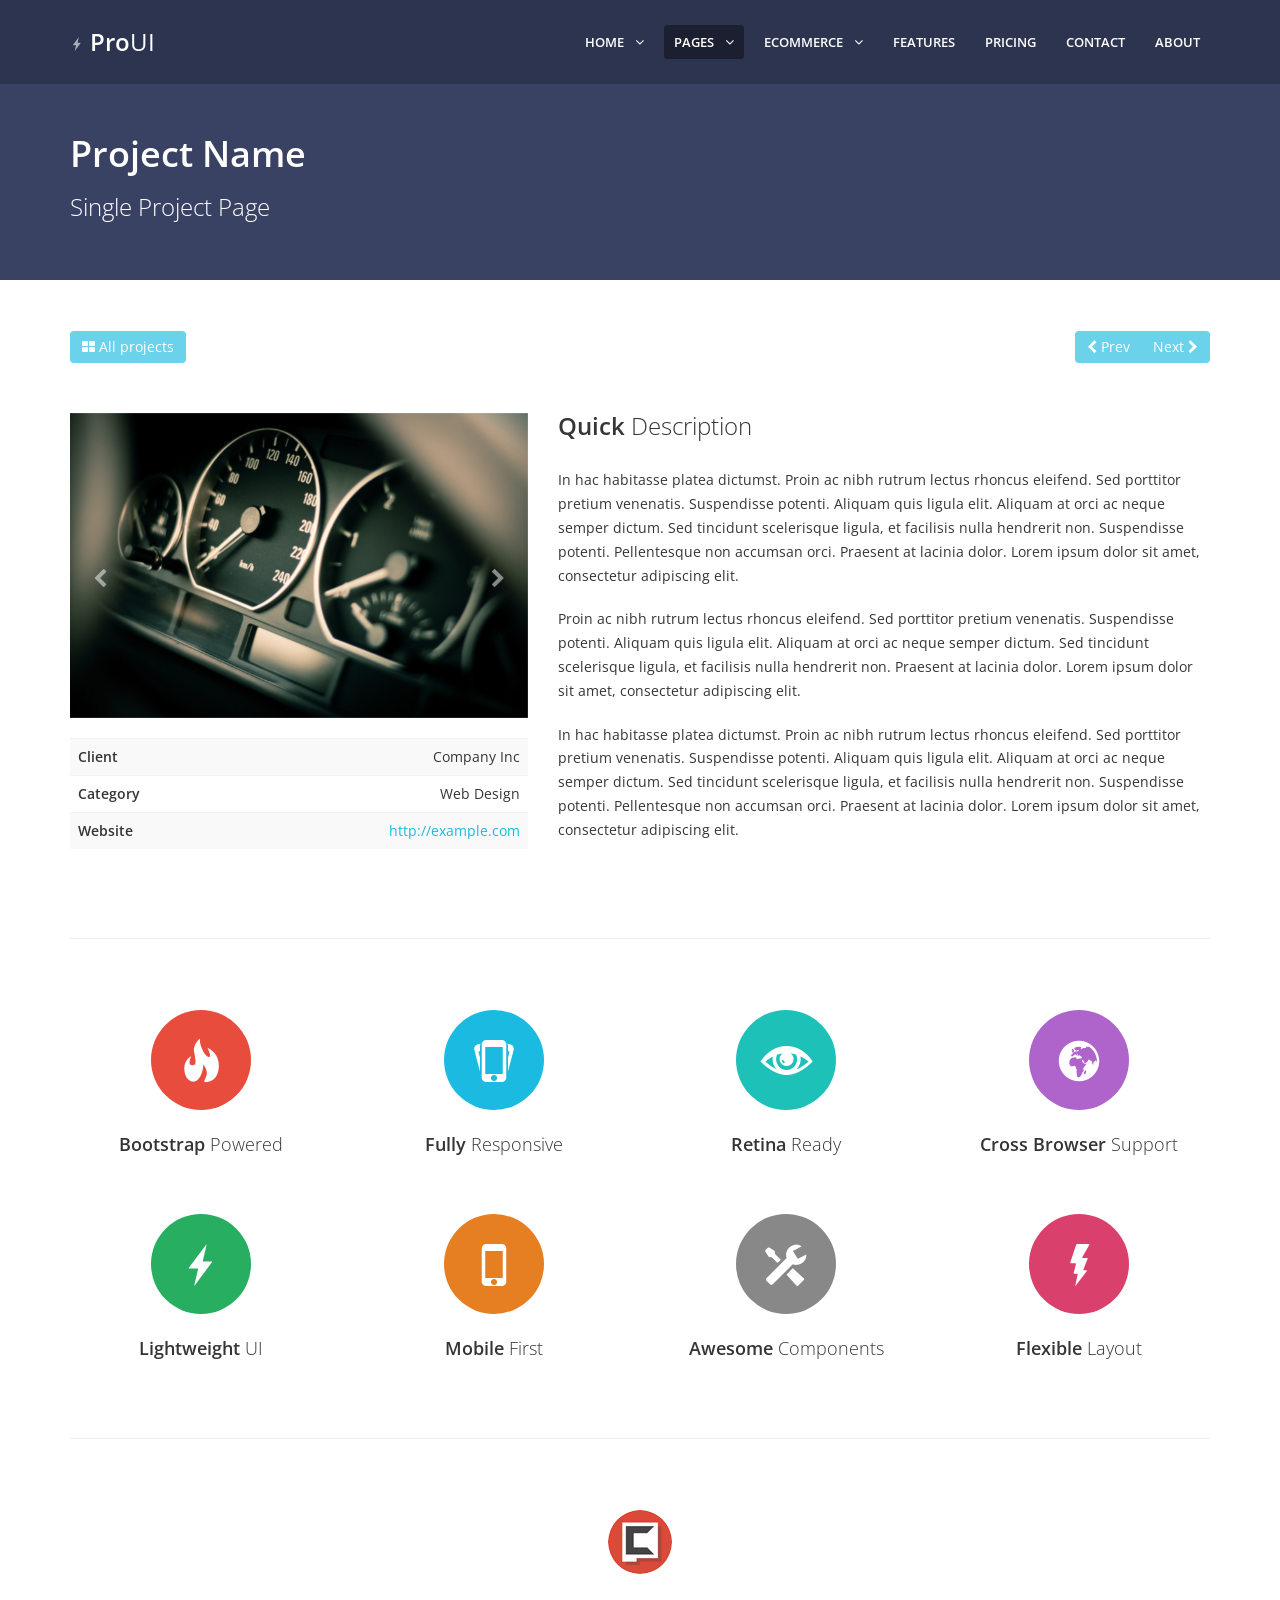
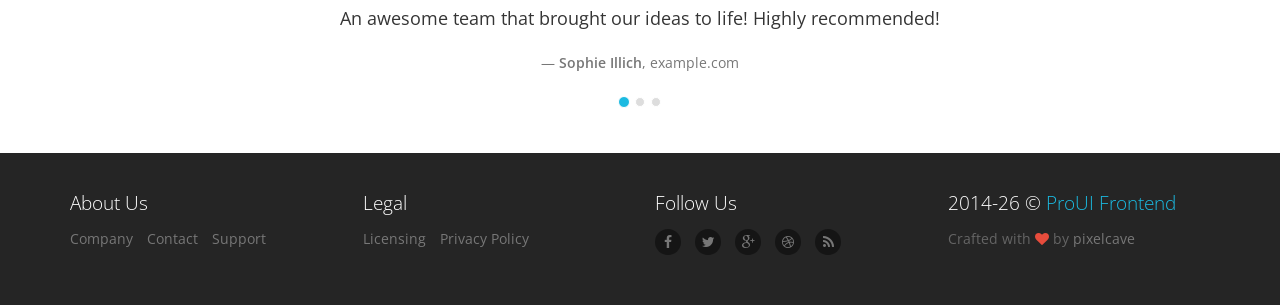
<file: site/src/main/webapp/portfolio_single.html>
<!DOCTYPE html>
<!--[if IE 8]>         <html class="no-js lt-ie9"> <![endif]-->
<!--[if gt IE 8]><!--> <html class="no-js"> <!--<![endif]-->
    <head>
        <meta charset="utf-8">

        <title>ProUI Frontend - Responsive Bootstrap Site Template</title>

        <meta name="description" content="ProUI Frontend is a Responsive Bootstrap Site Template created by pixelcave and added as a bonus in ProUI Admin Template package which is published on Themeforest.">
        <meta name="author" content="pixelcave">
        <meta name="robots" content="noindex, nofollow">

        <meta name="viewport" content="width=device-width,initial-scale=1,maximum-scale=1.0">

        <!-- Icons -->
        <!-- The following icons can be replaced with your own, they are used by desktop and mobile browsers -->
        <link rel="shortcut icon" href="assets/img/favicon.png">
        <link rel="apple-touch-icon" href="assets/img/icon57.png" sizes="57x57">
        <link rel="apple-touch-icon" href="assets/img/icon72.png" sizes="72x72">
        <link rel="apple-touch-icon" href="assets/img/icon76.png" sizes="76x76">
        <link rel="apple-touch-icon" href="assets/img/icon114.png" sizes="114x114">
        <link rel="apple-touch-icon" href="assets/img/icon120.png" sizes="120x120">
        <link rel="apple-touch-icon" href="assets/img/icon144.png" sizes="144x144">
        <link rel="apple-touch-icon" href="assets/img/icon152.png" sizes="152x152">
        <link rel="apple-touch-icon" href="assets/img/icon180.png" sizes="180x180">
        <!-- END Icons -->

        <!-- Stylesheets -->
        <!-- Bootstrap is included in its original form, unaltered -->
        <link rel="stylesheet" href="assets/css/bootstrap.min.css">

        <!-- Related styles of various icon packs and plugins -->
        <link rel="stylesheet" href="assets/css/plugins.css">

        <!-- The main stylesheet of this template. All Bootstrap overwrites are defined in here -->
        <link rel="stylesheet" href="assets/css/main.css">

        <!-- The themes stylesheet of this template (for using specific theme color in individual elements - must included last) -->
        <link rel="stylesheet" href="assets/css/themes.css">
        <!-- END Stylesheets -->

        <!-- Modernizr (browser feature detection library) & Respond.js (Enable responsive CSS code on browsers that don't support it, eg IE8) -->
        <script src="assets/js/vendor/modernizr-2.7.1-respond-1.4.2.min.js"></script>
    </head>
    <body>
        <!-- Page Container -->
        <!-- In the PHP version you can set the following options from inc/config file -->
        <!-- 'boxed' class for a boxed layout -->
        <div id="page-container">
            <!-- Site Header -->
            <header>
                <div class="container">
                    <!-- Site Logo -->
                    <a href="index.html" class="site-logo">
                        <i class="gi gi-flash"></i> <strong>Pro</strong>UI
                    </a>
                    <!-- Site Logo -->

                    <!-- Site Navigation -->
                    <nav>
                        <!-- Menu Toggle -->
                        <!-- Toggles menu on small screens -->
                        <a href="javascript:void(0)" class="btn btn-default site-menu-toggle visible-xs visible-sm">
                            <i class="fa fa-bars"></i>
                        </a>
                        <!-- END Menu Toggle -->

                        <!-- Main Menu -->
                        <ul class="site-nav">
                            <!-- Toggles menu on small screens -->
                            <li class="visible-xs visible-sm">
                                <a href="javascript:void(0)" class="site-menu-toggle text-center">
                                    <i class="fa fa-times"></i>
                                </a>
                            </li>
                            <!-- END Menu Toggle -->
                            <li>
                                <a href="javascript:void(0)" class="site-nav-sub"><i class="fa fa-angle-down site-nav-arrow"></i>Home</a>
                                <ul>
                                    <li>
                                        <a href="index.html">Full Width</a>
                                    </li>
                                    <li>
                                        <a href="index_alt.html">Full Width (Dark)</a>
                                    </li>
                                    <li>
                                        <a href="index.html">Full Width Parallax</a>
                                    </li>
                                    <li>
                                        <a href="index_boxed.html">Boxed</a>
                                    </li>
                                    <li>
                                        <a href="index_boxed_alt.html">Boxed (Dark)</a>
                                    </li>
                                    <li>
                                        <a href="index_boxed_parallax.html">Boxed Parallax</a>
                                    </li>
                                </ul>
                            </li>
                            <li class="active">
                                <a href="javascript:void(0)" class="site-nav-sub"><i class="fa fa-angle-down site-nav-arrow"></i>Pages</a>
                                <ul>
                                    <li>
                                        <a href="blog.html">Blog</a>
                                    </li>
                                    <li>
                                        <a href="blog_post.html">Blog Post</a>
                                    </li>
                                    <li>
                                        <a href="portfolio_4.html">Portfolio 4 Columns</a>
                                    </li>
                                    <li>
                                        <a href="portfolio_3.html">Portfolio 3 Columns</a>
                                    </li>
                                    <li>
                                        <a href="portfolio_2.html">Portfolio 2 Columns</a>
                                    </li>
                                    <li>
                                        <a href="portfolio_single.html" class="active">Portfolio Single</a>
                                    </li>
                                    <li>
                                        <a href="team.html">Team</a>
                                    </li>
                                    <li>
                                        <a href="helpdesk.html">Helpdesk</a>
                                    </li>
                                    <li>
                                        <a href="jobs.html">Jobs</a>
                                    </li>
                                    <li>
                                        <a href="how_it_works.html">How it works</a>
                                    </li>
                                </ul>
                            </li>
                            <li>
                                <a href="javascript:void(0)" class="site-nav-sub"><i class="fa fa-angle-down site-nav-arrow"></i>eCommerce</a>
                                <ul>
                                    <li>
                                        <a href="ecom_home.html">Home</a>
                                    </li>
                                    <li>
                                        <a href="ecom_search_results.html">Search Results</a>
                                    </li>
                                    <li>
                                        <a href="ecom_product_list.html">Product List</a>
                                    </li>
                                    <li>
                                        <a href="ecom_product.html">Product</a>
                                    </li>
                                    <li>
                                        <a href="ecom_product_comparison.html">Product Comparison</a>
                                    </li>
                                    <li>
                                        <a href="ecom_shopping_cart.html">Shopping Cart</a>
                                    </li>
                                    <li>
                                        <a href="ecom_checkout.html">Checkout</a>
                                    </li>
                                </ul>
                            </li>
                            <li>
                                <a href="features.html">Features</a>
                            </li>
                            <li>
                                <a href="pricing.html">Pricing</a>
                            </li>
                            <li>
                                <a href="contact.html">Contact</a>
                            </li>
                            <li>
                                <a href="about.html">About</a>
                            </li>
                        </ul>
                        <!-- END Main Menu -->
                    </nav>
                    <!-- END Site Navigation -->
                </div>
            </header>
            <!-- END Site Header -->

            <!-- Intro -->
            <section class="site-section site-section-light site-section-top themed-background-dark">
                <div class="container">
                    <h1 class="animation-slideDown"><strong>Project Name</strong></h1>
                    <h2 class="h3 animation-slideUp">Single Project Page</h2>
                </div>
            </section>
            <!-- END Intro -->

            <!-- Content -->
            <section class="site-content site-section">
                <div class="container">
                    <!-- Project Navigation -->
                    <div class="site-block clearfix">
                        <div class="btn-group pull-right">
                            <a href="javascript:void(0)" class="btn btn-primary"><i class="fa fa-chevron-left"></i> Prev</a>
                            <a href="javascript:void(0)" class="btn btn-primary">Next <i class="fa fa-chevron-right"></i></a>
                        </div>
                        <a href="portfolio_4.html" class="btn btn-primary pull-left"><i class="fa fa-th-large"></i> All projects</a>
                    </div>
                    <!-- END Project Navigation -->

                    <!-- Project Info -->
                    <div class="row">
                        <!-- Project Slider -->
                        <div class="col-sm-5 site-block">
                            <div id="project-carousel" class="carousel slide" data-ride="carousel" data-interval="3000">
                                <!-- Wrapper for slides -->
                                <div class="carousel-inner text-center">
                                    <div class="active item">
                                        <img src="assets/img/placeholders/photos/photo11.jpg" alt="Image 1">
                                    </div>
                                    <div class="item">
                                        <img src="assets/img/placeholders/photos/photo13.jpg" alt="Image 2">
                                    </div>
                                    <div class="item">
                                        <img src="assets/img/placeholders/photos/photo17.jpg" alt="Image 3">
                                    </div>
                                </div>
                                <!-- END Wrapper for slides -->

                                <!-- Controls -->
                                <a class="left carousel-control" href="#project-carousel" data-slide="prev">
                                    <span>
                                        <i class="fa fa-chevron-left"></i>
                                    </span>
                                </a>
                                <a class="right carousel-control" href="#project-carousel" data-slide="next">
                                    <span>
                                        <i class="fa fa-chevron-right"></i>
                                    </span>
                                </a>
                                <!-- END Controls -->
                            </div>

                            <table class="table table-striped">
                                <tbody>
                                    <tr>
                                        <td style="width: 50%;"><strong>Client</strong></td>
                                        <td class="text-right">Company Inc</td>
                                    </tr>
                                    <tr>
                                        <td><strong>Category</strong></td>
                                        <td class="text-right">Web Design</td>
                                    </tr>
                                    <tr>
                                        <td><strong>Website</strong></td>
                                        <td class="text-right"><a href="javascript:void(0)">http://example.com</a></td>
                                    </tr>
                                </tbody>
                            </table>
                        </div>
                        <!-- END Project Slider -->

                        <!-- Project Details -->
                        <div class="col-sm-7 site-block">
                            <h3 class="site-heading"><strong>Quick</strong> Description</h3>
                            <p>In hac habitasse platea dictumst. Proin ac nibh rutrum lectus rhoncus eleifend. Sed porttitor pretium venenatis. Suspendisse potenti. Aliquam quis ligula elit. Aliquam at orci ac neque semper dictum. Sed tincidunt scelerisque ligula, et facilisis nulla hendrerit non. Suspendisse potenti. Pellentesque non accumsan orci. Praesent at lacinia dolor. Lorem ipsum dolor sit amet, consectetur adipiscing elit.</p>
                            <p>Proin ac nibh rutrum lectus rhoncus eleifend. Sed porttitor pretium venenatis. Suspendisse potenti. Aliquam quis ligula elit. Aliquam at orci ac neque semper dictum. Sed tincidunt scelerisque ligula, et facilisis nulla hendrerit non. Praesent at lacinia dolor. Lorem ipsum dolor sit amet, consectetur adipiscing elit.</p>
                            <p>In hac habitasse platea dictumst. Proin ac nibh rutrum lectus rhoncus eleifend. Sed porttitor pretium venenatis. Suspendisse potenti. Aliquam quis ligula elit. Aliquam at orci ac neque semper dictum. Sed tincidunt scelerisque ligula, et facilisis nulla hendrerit non. Suspendisse potenti. Pellentesque non accumsan orci. Praesent at lacinia dolor. Lorem ipsum dolor sit amet, consectetur adipiscing elit.</p>
                        </div>
                        <!-- END Project Details -->
                    </div>
                    <!-- END Project Info -->
                    <hr>
                </div>
            </section>
            <!-- END Content -->

            <!-- Key Features -->
            <section class="site-content site-section">
                <div class="container">
                    <div class="row row-items text-center">
                        <div class="col-sm-3">
                            <a href="javascript:void(0)" class="circle visibility-none themed-background-fire" data-toggle="animation-appear" data-animation-class="animation-fadeIn360" data-element-offset="-100">
                                <i class="gi gi-fire"></i>
                            </a>
                            <h4><strong>Bootstrap</strong> Powered</h4>
                        </div>
                        <div class="col-sm-3">
                            <a href="javascript:void(0)" class="circle visibility-none themed-background" data-toggle="animation-appear" data-animation-class="animation-fadeIn360" data-element-offset="-100">
                                <i class="gi gi-iphone_shake"></i>
                            </a>
                            <h4><strong>Fully</strong> Responsive</h4>
                        </div>
                        <div class="col-sm-3">
                            <a href="javascript:void(0)" class="circle visibility-none themed-background-flatie" data-toggle="animation-appear" data-animation-class="animation-fadeIn360" data-element-offset="-100">
                                <i class="gi gi-eye_open"></i>
                            </a>
                            <h4><strong>Retina</strong> Ready</h4>
                        </div>
                        <div class="col-sm-3">
                            <a href="javascript:void(0)" class="circle visibility-none themed-background-amethyst" data-toggle="animation-appear" data-animation-class="animation-fadeIn360" data-element-offset="-100">
                                <i class="gi gi-globe_af"></i>
                            </a>
                            <h4><strong>Cross Browser</strong> Support</h4>
                        </div>
                        <div class="col-sm-3">
                            <a href="javascript:void(0)" class="circle visibility-none themed-background-spring" data-toggle="animation-appear" data-animation-class="animation-fadeIn360" data-element-offset="-100">
                                <i class="gi gi-flash"></i>
                            </a>
                            <h4><strong>Lightweight</strong> UI</h4>
                        </div>
                        <div class="col-sm-3">
                            <a href="javascript:void(0)" class="circle visibility-none themed-background-autumn" data-toggle="animation-appear" data-animation-class="animation-fadeIn360" data-element-offset="-100">
                                <i class="gi gi-iphone"></i>
                            </a>
                            <h4><strong>Mobile</strong> First</h4>
                        </div>
                        <div class="col-sm-3">
                            <a href="javascript:void(0)" class="circle visibility-none themed-background-night" data-toggle="animation-appear" data-animation-class="animation-fadeIn360" data-element-offset="-100">
                                <i class="gi gi-settings"></i>
                            </a>
                            <h4><strong>Awesome</strong> Components</h4>
                        </div>
                        <div class="col-sm-3">
                            <a href="javascript:void(0)" class="circle visibility-none themed-background-fancy" data-toggle="animation-appear" data-animation-class="animation-fadeIn360" data-element-offset="-100">
                                <i class="gi gi-electricity"></i>
                            </a>
                            <h4><strong>Flexible</strong> Layout</h4>
                        </div>
                    </div>
                    <hr>
                </div>
            </section>
            <!-- END Key Features -->

            <!-- Testimonials -->
            <section class="site-content site-section">
                <div class="container">
                    <div class="site-block">
                        <div id="testimonials-carousel" class="carousel slide carousel-html" data-ride="carousel" data-interval="4000">
                            <!-- Indicators -->
                            <ol class="carousel-indicators">
                                <li data-target="#testimonials-carousel" data-slide-to="0" class="active"></li>
                                <li data-target="#testimonials-carousel" data-slide-to="1"></li>
                                <li data-target="#testimonials-carousel" data-slide-to="2"></li>
                            </ol>
                            <!-- END Indicators -->

                            <!-- Wrapper for slides -->
                            <div class="carousel-inner text-center">
                                <div class="active item">
                                    <p>
                                        <img src="assets/img/placeholders/avatars/avatar12.jpg" alt="Avatar" class="img-circle">
                                    </p>
                                    <blockquote class="no-symbol">
                                        <p>An awesome team that brought our ideas to life! Highly recommended!</p>
                                        <footer><strong>Sophie Illich</strong>, example.com</footer>
                                    </blockquote>
                                </div>
                                <div class="item">
                                    <p>
                                        <img src="assets/img/placeholders/avatars/avatar7.jpg" alt="Avatar" class="img-circle">
                                    </p>
                                    <blockquote class="no-symbol">
                                        <p>I have never imagined that our final product would look that good!</p>
                                        <footer><strong>David Cull</strong>, example.com</footer>
                                    </blockquote>
                                </div>
                                <div class="item">
                                    <p>
                                        <img src="assets/img/placeholders/avatars/avatar9.jpg" alt="Avatar" class="img-circle">
                                    </p>
                                    <blockquote class="no-symbol">
                                        <p>An extraordinary service that helped us grow way too fast!</p>
                                        <footer><strong>Nathan Brown</strong>, example.com</footer>
                                    </blockquote>
                                </div>
                            </div>
                            <!-- END Wrapper for slides -->
                        </div>
                    </div>
                </div>
            </section>
            <!-- END Testimonials -->

            <!-- Footer -->
            <footer class="site-footer site-section">
                <div class="container">
                    <!-- Footer Links -->
                    <div class="row">
                        <div class="col-sm-6 col-md-3">
                            <h4 class="footer-heading">About Us</h4>
                            <ul class="footer-nav list-inline">
                                <li><a href="about.html">Company</a></li>
                                <li><a href="contact.html">Contact</a></li>
                                <li><a href="contact.html">Support</a></li>
                            </ul>
                        </div>
                        <div class="col-sm-6 col-md-3">
                            <h4 class="footer-heading">Legal</h4>
                            <ul class="footer-nav list-inline">
                                <li><a href="javascript:void(0)">Licensing</a></li>
                                <li><a href="javascript:void(0)">Privacy Policy</a></li>
                            </ul>
                        </div>
                        <div class="col-sm-6 col-md-3">
                            <h4 class="footer-heading">Follow Us</h4>
                            <ul class="footer-nav footer-nav-social list-inline">
                                <li><a href="javascript:void(0)"><i class="fa fa-facebook"></i></a></li>
                                <li><a href="javascript:void(0)"><i class="fa fa-twitter"></i></a></li>
                                <li><a href="javascript:void(0)"><i class="fa fa-google-plus"></i></a></li>
                                <li><a href="javascript:void(0)"><i class="fa fa-dribbble"></i></a></li>
                                <li><a href="javascript:void(0)"><i class="fa fa-rss"></i></a></li>
                            </ul>
                        </div>
                        <div class="col-sm-6 col-md-3">
                            <h4 class="footer-heading"><span id="year-copy">2014</span> &copy; <a href="http://goo.gl/TDOSuC">ProUI Frontend</a></h4>
                            <ul class="footer-nav list-inline">
                                <li>Crafted with <i class="fa fa-heart text-danger"></i> by <a href="http://goo.gl/vNS3I">pixelcave</a></li>
                            </ul>
                        </div>
                    </div>
                    <!-- END Footer Links -->
                </div>
            </footer>
            <!-- END Footer -->
        </div>
        <!-- END Page Container -->

        <!-- Scroll to top link, initialized in assets/js/app.js - scrollToTop() -->
        <a href="#" id="to-top"><i class="fa fa-angle-up"></i></a>

        <!-- Include Jquery library from Google's CDN but if something goes wrong get Jquery from local file (Remove 'http:' if you have SSL) -->
        <script src="http://ajax.googleapis.com/ajax/libs/jquery/1.11.1/jquery.min.js"></script>
        <script>!window.jQuery && document.write(decodeURI('%3Cscript src="assets/js/vendor/jquery-1.11.1.min.js"%3E%3C/script%3E'));</script>

        <!-- Bootstrap.js, Jquery plugins and Custom JS code -->
        <script src="assets/js/vendor/bootstrap.min.js"></script>
        <script src="assets/js/plugins.js"></script>
        <script src="assets/js/app.js"></script>
    </body>
</html>
</file>
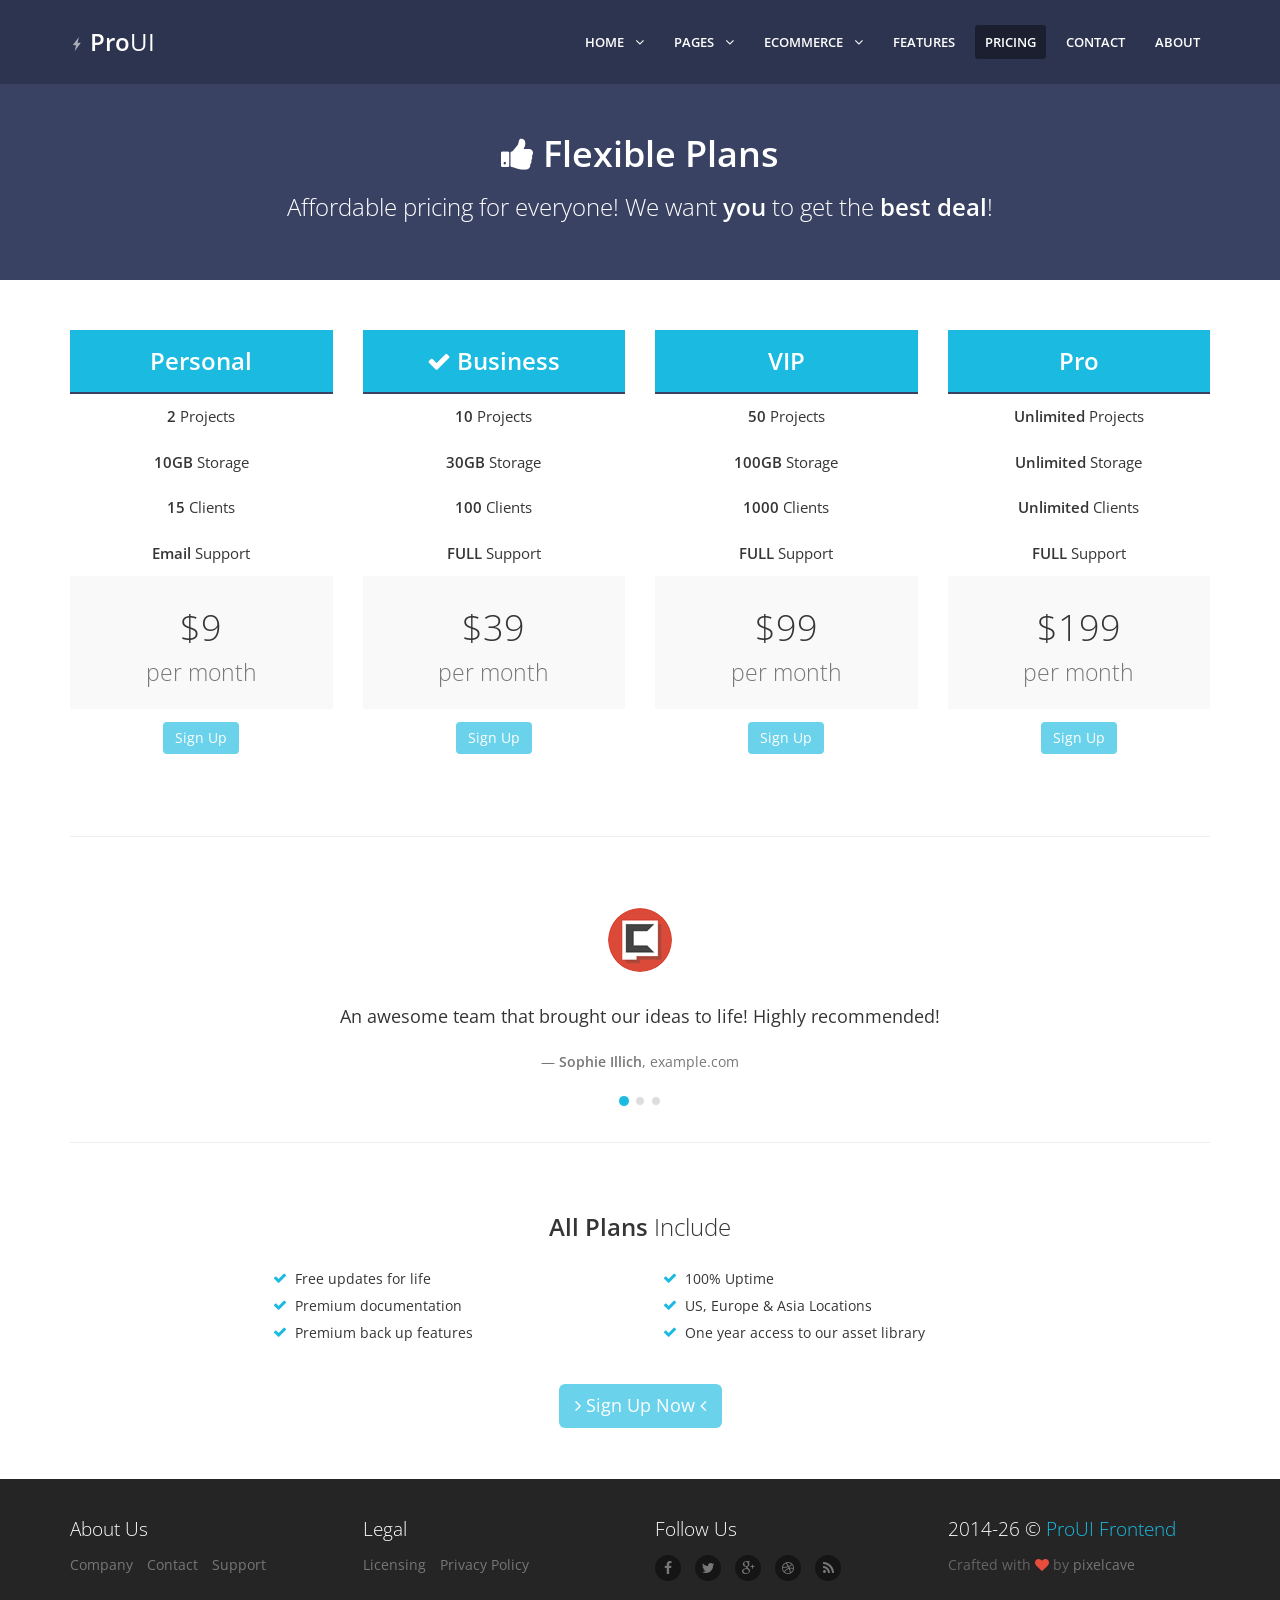
<file: site/src/main/webapp/pricing.html>
<!DOCTYPE html>
<!--[if IE 8]>         <html class="no-js lt-ie9"> <![endif]-->
<!--[if gt IE 8]><!--> <html class="no-js"> <!--<![endif]-->
    <head>
        <meta charset="utf-8">

        <title>ProUI Frontend - Responsive Bootstrap Site Template</title>

        <meta name="description" content="ProUI Frontend is a Responsive Bootstrap Site Template created by pixelcave and added as a bonus in ProUI Admin Template package which is published on Themeforest.">
        <meta name="author" content="pixelcave">
        <meta name="robots" content="noindex, nofollow">

        <meta name="viewport" content="width=device-width,initial-scale=1,maximum-scale=1.0">

        <!-- Icons -->
        <!-- The following icons can be replaced with your own, they are used by desktop and mobile browsers -->
        <link rel="shortcut icon" href="assets/img/favicon.png">
        <link rel="apple-touch-icon" href="assets/img/icon57.png" sizes="57x57">
        <link rel="apple-touch-icon" href="assets/img/icon72.png" sizes="72x72">
        <link rel="apple-touch-icon" href="assets/img/icon76.png" sizes="76x76">
        <link rel="apple-touch-icon" href="assets/img/icon114.png" sizes="114x114">
        <link rel="apple-touch-icon" href="assets/img/icon120.png" sizes="120x120">
        <link rel="apple-touch-icon" href="assets/img/icon144.png" sizes="144x144">
        <link rel="apple-touch-icon" href="assets/img/icon152.png" sizes="152x152">
        <link rel="apple-touch-icon" href="assets/img/icon180.png" sizes="180x180">
        <!-- END Icons -->

        <!-- Stylesheets -->
        <!-- Bootstrap is included in its original form, unaltered -->
        <link rel="stylesheet" href="assets/css/bootstrap.min.css">

        <!-- Related styles of various icon packs and plugins -->
        <link rel="stylesheet" href="assets/css/plugins.css">

        <!-- The main stylesheet of this template. All Bootstrap overwrites are defined in here -->
        <link rel="stylesheet" href="assets/css/main.css">

        <!-- The themes stylesheet of this template (for using specific theme color in individual elements - must included last) -->
        <link rel="stylesheet" href="assets/css/themes.css">
        <!-- END Stylesheets -->

        <!-- Modernizr (browser feature detection library) & Respond.js (Enable responsive CSS code on browsers that don't support it, eg IE8) -->
        <script src="assets/js/vendor/modernizr-2.7.1-respond-1.4.2.min.js"></script>
    </head>
    <body>
        <!-- Page Container -->
        <!-- In the PHP version you can set the following options from inc/config file -->
        <!-- 'boxed' class for a boxed layout -->
        <div id="page-container">
            <!-- Site Header -->
            <header>
                <div class="container">
                    <!-- Site Logo -->
                    <a href="index.html" class="site-logo">
                        <i class="gi gi-flash"></i> <strong>Pro</strong>UI
                    </a>
                    <!-- Site Logo -->

                    <!-- Site Navigation -->
                    <nav>
                        <!-- Menu Toggle -->
                        <!-- Toggles menu on small screens -->
                        <a href="javascript:void(0)" class="btn btn-default site-menu-toggle visible-xs visible-sm">
                            <i class="fa fa-bars"></i>
                        </a>
                        <!-- END Menu Toggle -->

                        <!-- Main Menu -->
                        <ul class="site-nav">
                            <!-- Toggles menu on small screens -->
                            <li class="visible-xs visible-sm">
                                <a href="javascript:void(0)" class="site-menu-toggle text-center">
                                    <i class="fa fa-times"></i>
                                </a>
                            </li>
                            <!-- END Menu Toggle -->
                            <li>
                                <a href="javascript:void(0)" class="site-nav-sub"><i class="fa fa-angle-down site-nav-arrow"></i>Home</a>
                                <ul>
                                    <li>
                                        <a href="index.html">Full Width</a>
                                    </li>
                                    <li>
                                        <a href="index_alt.html">Full Width (Dark)</a>
                                    </li>
                                    <li>
                                        <a href="index.html">Full Width Parallax</a>
                                    </li>
                                    <li>
                                        <a href="index_boxed.html">Boxed</a>
                                    </li>
                                    <li>
                                        <a href="index_boxed_alt.html">Boxed (Dark)</a>
                                    </li>
                                    <li>
                                        <a href="index_boxed_parallax.html">Boxed Parallax</a>
                                    </li>
                                </ul>
                            </li>
                            <li>
                                <a href="javascript:void(0)" class="site-nav-sub"><i class="fa fa-angle-down site-nav-arrow"></i>Pages</a>
                                <ul>
                                    <li>
                                        <a href="blog.html">Blog</a>
                                    </li>
                                    <li>
                                        <a href="blog_post.html">Blog Post</a>
                                    </li>
                                    <li>
                                        <a href="portfolio_4.html">Portfolio 4 Columns</a>
                                    </li>
                                    <li>
                                        <a href="portfolio_3.html">Portfolio 3 Columns</a>
                                    </li>
                                    <li>
                                        <a href="portfolio_2.html">Portfolio 2 Columns</a>
                                    </li>
                                    <li>
                                        <a href="portfolio_single.html">Portfolio Single</a>
                                    </li>
                                    <li>
                                        <a href="team.html">Team</a>
                                    </li>
                                    <li>
                                        <a href="helpdesk.html">Helpdesk</a>
                                    </li>
                                    <li>
                                        <a href="jobs.html">Jobs</a>
                                    </li>
                                    <li>
                                        <a href="how_it_works.html">How it works</a>
                                    </li>
                                </ul>
                            </li>
                            <li>
                                <a href="javascript:void(0)" class="site-nav-sub"><i class="fa fa-angle-down site-nav-arrow"></i>eCommerce</a>
                                <ul>
                                    <li>
                                        <a href="ecom_home.html">Home</a>
                                    </li>
                                    <li>
                                        <a href="ecom_search_results.html">Search Results</a>
                                    </li>
                                    <li>
                                        <a href="ecom_product_list.html">Product List</a>
                                    </li>
                                    <li>
                                        <a href="ecom_product.html">Product</a>
                                    </li>
                                    <li>
                                        <a href="ecom_product_comparison.html">Product Comparison</a>
                                    </li>
                                    <li>
                                        <a href="ecom_shopping_cart.html">Shopping Cart</a>
                                    </li>
                                    <li>
                                        <a href="ecom_checkout.html">Checkout</a>
                                    </li>
                                </ul>
                            </li>
                            <li>
                                <a href="features.html">Features</a>
                            </li>
                            <li>
                                <a href="pricing.html" class="active">Pricing</a>
                            </li>
                            <li>
                                <a href="contact.html">Contact</a>
                            </li>
                            <li>
                                <a href="about.html">About</a>
                            </li>
                        </ul>
                        <!-- END Main Menu -->
                    </nav>
                    <!-- END Site Navigation -->
                </div>
            </header>
            <!-- END Site Header -->

            <!-- Intro -->
            <section class="site-section site-section-light site-section-top themed-background-dark">
                <div class="container">
                    <h1 class="text-center animation-slideDown"><i class="fa fa-thumbs-up"></i> <strong>Flexible Plans</strong></h1>
                    <h2 class="h3 text-center animation-slideUp">Affordable pricing for everyone! We want <strong>you</strong> to get the <strong>best deal</strong>!</h2>
                </div>
            </section>
            <!-- END Intro -->

            <!-- Plans -->
            <section class="site-content site-section">
                <div class="container">
                    <div class="site-block">
                        <div class="row">
                            <div class="col-sm-3">
                                <!-- You can add the class 'table-featured' to feature the best plan. In this case, make sure to remove the hover functionality from assets/js/pages/pricing.js -->
                                <table class="table table-borderless table-pricing animation-fadeIn">
                                    <thead>
                                        <tr>
                                            <th class="table-featured">Personal</th>
                                        </tr>
                                    </thead>
                                    <tbody>
                                        <tr>
                                            <td><strong>2</strong> Projects</td>
                                        </tr>
                                        <tr>
                                            <td><strong>10GB</strong> Storage</td>
                                        </tr>
                                        <tr>
                                            <td><strong>15</strong> Clients</td>
                                        </tr>
                                        <tr>
                                            <td><strong>Email</strong> Support</td>
                                        </tr>
                                        <tr>
                                            <td class="table-price">
                                                <h1>$9<br><small>per month</small></h1>
                                            </td>
                                        </tr>
                                        <tr>
                                            <td>
                                                <a href="javascript:void(0)" class="btn btn-primary">Sign Up</a>
                                            </td>
                                        </tr>
                                    </tbody>
                                </table>
                            </div>
                            <div class="col-sm-3">
                                <!-- You can add the class 'table-featured' to feature the best plan. In this case, make sure to remove the hover functionality from assets/js/pages/pricing.js -->
                                <table class="table table-borderless table-pricing animation-fadeIn">
                                    <thead>
                                        <tr>
                                            <th class="table-featured"><i class="fa fa-check"></i> Business</th>
                                        </tr>
                                    </thead>
                                    <tbody>
                                        <tr>
                                            <td><strong>10</strong> Projects</td>
                                        </tr>
                                        <tr>
                                            <td><strong>30GB</strong> Storage</td>
                                        </tr>
                                        <tr>
                                            <td><strong>100</strong> Clients</td>
                                        </tr>
                                        <tr>
                                            <td><strong>FULL</strong> Support</td>
                                        </tr>
                                        <tr>
                                            <td class="table-price">
                                                <h1>$39<br><small>per month</small></h1>
                                            </td>
                                        </tr>
                                        <tr>
                                            <td>
                                                <a href="javascript:void(0)" class="btn btn-primary">Sign Up</a>
                                            </td>
                                        </tr>
                                    </tbody>
                                </table>
                            </div>
                            <div class="col-sm-3">
                                <!-- You can add the class 'table-featured' to feature the best plan. In this case, make sure to remove the hover functionality from assets/js/pages/pricing.js -->
                                <table class="table table-borderless table-pricing animation-fadeIn">
                                    <thead>
                                        <tr>
                                            <th class="table-featured">VIP</th>
                                        </tr>
                                    </thead>
                                    <tbody>
                                        <tr>
                                            <td><strong>50</strong> Projects</td>
                                        </tr>
                                        <tr>
                                            <td><strong>100GB</strong> Storage</td>
                                        </tr>
                                        <tr>
                                            <td><strong>1000</strong> Clients</td>
                                        </tr>
                                        <tr>
                                            <td><strong>FULL</strong> Support</td>
                                        </tr>
                                        <tr>
                                            <td class="table-price">
                                                <h1>$99<br><small>per month</small></h1>
                                            </td>
                                        </tr>
                                        <tr>
                                            <td>
                                                <a href="javascript:void(0)" class="btn btn-primary">Sign Up</a>
                                            </td>
                                        </tr>
                                    </tbody>
                                </table>
                            </div>
                            <div class="col-sm-3">
                                <!-- You can add the class 'table-featured' to feature the best plan. In this case, make sure to remove the hover functionality from assets/js/pages/pricing.js -->
                                <table class="table table-borderless table-pricing animation-fadeIn">
                                    <thead>
                                        <tr>
                                            <th class="table-featured">Pro</th>
                                        </tr>
                                    </thead>
                                    <tbody>
                                        <tr>
                                            <td><strong>Unlimited</strong> Projects</td>
                                        </tr>
                                        <tr>
                                            <td><strong>Unlimited</strong> Storage</td>
                                        </tr>
                                        <tr>
                                            <td><strong>Unlimited</strong> Clients</td>
                                        </tr>
                                        <tr>
                                            <td><strong>FULL</strong> Support</td>
                                        </tr>
                                        <tr>
                                            <td class="table-price">
                                                <h1>$199<br><small>per month</small></h1>
                                            </td>
                                        </tr>
                                        <tr>
                                            <td>
                                                <a href="javascript:void(0)" class="btn btn-primary">Sign Up</a>
                                            </td>
                                        </tr>
                                    </tbody>
                                </table>
                            </div>
                        </div>
                    </div>
                    <hr>
                </div>
            </section>
            <!-- END Plans -->

            <!-- Testimonials -->
            <section class="site-content site-section">
                <div class="container">
                    <div id="testimonials-carousel" class="carousel slide carousel-html" data-ride="carousel" data-interval="4000">
                        <!-- Indicators -->
                        <ol class="carousel-indicators">
                            <li data-target="#testimonials-carousel" data-slide-to="0" class="active"></li>
                            <li data-target="#testimonials-carousel" data-slide-to="1"></li>
                            <li data-target="#testimonials-carousel" data-slide-to="2"></li>
                        </ol>
                        <!-- END Indicators -->

                        <!-- Wrapper for slides -->
                        <div class="carousel-inner text-center">
                            <div class="active item">
                                <p>
                                    <img src="assets/img/placeholders/avatars/avatar12.jpg" alt="Avatar" class="img-circle">
                                </p>
                                <blockquote class="no-symbol">
                                    <p>An awesome team that brought our ideas to life! Highly recommended!</p>
                                    <footer><strong>Sophie Illich</strong>, example.com</footer>
                                </blockquote>
                            </div>
                            <div class="item">
                                <p>
                                    <img src="assets/img/placeholders/avatars/avatar7.jpg" alt="Avatar" class="img-circle">
                                </p>
                                <blockquote class="no-symbol">
                                    <p>I have never imagined that our final product would look that good!</p>
                                    <footer><strong>David Cull</strong>, example.com</footer>
                                </blockquote>
                            </div>
                            <div class="item">
                                <p>
                                    <img src="assets/img/placeholders/avatars/avatar9.jpg" alt="Avatar" class="img-circle">
                                </p>
                                <blockquote class="no-symbol">
                                    <p>An extraordinary service that helped us grow way too fast!</p>
                                    <footer><strong>Nathan Brown</strong>, example.com</footer>
                                </blockquote>
                            </div>
                        </div>
                        <!-- END Wrapper for slides -->
                    </div>
                    <hr>
                </div>
            </section>
            <!-- END Testimonials -->

            <!-- Extra Info -->
            <section class="site-content site-section">
                <div class="container">
                    <div class="site-block">
                        <h3 class="site-heading text-center"><strong>All Plans</strong> Include</h3>
                        <div class="row push-bit">
                            <div class="col-sm-5 col-sm-offset-1 col-md-4 col-md-offset-2">
                                <ul class="fa-ul ul-breath">
                                    <li><i class="fa fa-check text-primary fa-li"></i> Free updates for life</li>
                                    <li><i class="fa fa-check text-primary fa-li"></i> Premium documentation</li>
                                    <li><i class="fa fa-check text-primary fa-li"></i> Premium back up features</li>
                                </ul>
                            </div>
                            <div class="col-sm-5 col-md-4">
                                <ul class="fa-ul ul-breath">
                                    <li><i class="fa fa-check text-primary fa-li"></i> 100% Uptime</li>
                                    <li><i class="fa fa-check text-primary fa-li"></i> US, Europe & Asia Locations</li>
                                    <li><i class="fa fa-check text-primary fa-li"></i> One year access to our asset library</li>
                                </ul>
                            </div>
                        </div>
                        <div class="text-center">
                            <a href="javascript:void(0)" class="btn btn-lg btn-primary"><i class="fa fa-angle-right"></i> Sign Up Now <i class="fa fa-angle-left"></i> </a>
                        </div>
                    </div>
                </div>
            </section>
            <!-- END Extra Info -->

            <!-- Footer -->
            <footer class="site-footer site-section">
                <div class="container">
                    <!-- Footer Links -->
                    <div class="row">
                        <div class="col-sm-6 col-md-3">
                            <h4 class="footer-heading">About Us</h4>
                            <ul class="footer-nav list-inline">
                                <li><a href="about.html">Company</a></li>
                                <li><a href="contact.html">Contact</a></li>
                                <li><a href="contact.html">Support</a></li>
                            </ul>
                        </div>
                        <div class="col-sm-6 col-md-3">
                            <h4 class="footer-heading">Legal</h4>
                            <ul class="footer-nav list-inline">
                                <li><a href="javascript:void(0)">Licensing</a></li>
                                <li><a href="javascript:void(0)">Privacy Policy</a></li>
                            </ul>
                        </div>
                        <div class="col-sm-6 col-md-3">
                            <h4 class="footer-heading">Follow Us</h4>
                            <ul class="footer-nav footer-nav-social list-inline">
                                <li><a href="javascript:void(0)"><i class="fa fa-facebook"></i></a></li>
                                <li><a href="javascript:void(0)"><i class="fa fa-twitter"></i></a></li>
                                <li><a href="javascript:void(0)"><i class="fa fa-google-plus"></i></a></li>
                                <li><a href="javascript:void(0)"><i class="fa fa-dribbble"></i></a></li>
                                <li><a href="javascript:void(0)"><i class="fa fa-rss"></i></a></li>
                            </ul>
                        </div>
                        <div class="col-sm-6 col-md-3">
                            <h4 class="footer-heading"><span id="year-copy">2014</span> &copy; <a href="http://goo.gl/TDOSuC">ProUI Frontend</a></h4>
                            <ul class="footer-nav list-inline">
                                <li>Crafted with <i class="fa fa-heart text-danger"></i> by <a href="http://goo.gl/vNS3I">pixelcave</a></li>
                            </ul>
                        </div>
                    </div>
                    <!-- END Footer Links -->
                </div>
            </footer>
            <!-- END Footer -->
        </div>
        <!-- END Page Container -->

        <!-- Scroll to top link, initialized in assets/js/app.js - scrollToTop() -->
        <a href="#" id="to-top"><i class="fa fa-angle-up"></i></a>

        <!-- Include Jquery library from Google's CDN but if something goes wrong get Jquery from local file (Remove 'http:' if you have SSL) -->
        <script src="http://ajax.googleapis.com/ajax/libs/jquery/1.11.1/jquery.min.js"></script>
        <script>!window.jQuery && document.write(decodeURI('%3Cscript src="assets/js/vendor/jquery-1.11.1.min.js"%3E%3C/script%3E'));</script>

        <!-- Bootstrap.js, Jquery plugins and Custom JS code -->
        <script src="assets/js/vendor/bootstrap.min.js"></script>
        <script src="assets/js/plugins.js"></script>
        <script src="assets/js/app.js"></script>

        <!-- Load and execute javascript code used only in this page -->
        <script src="assets/js/pages/pricing.js"></script>
        <script>$(function(){ Pricing.init(); });</script>
    </body>
</html>
</file>
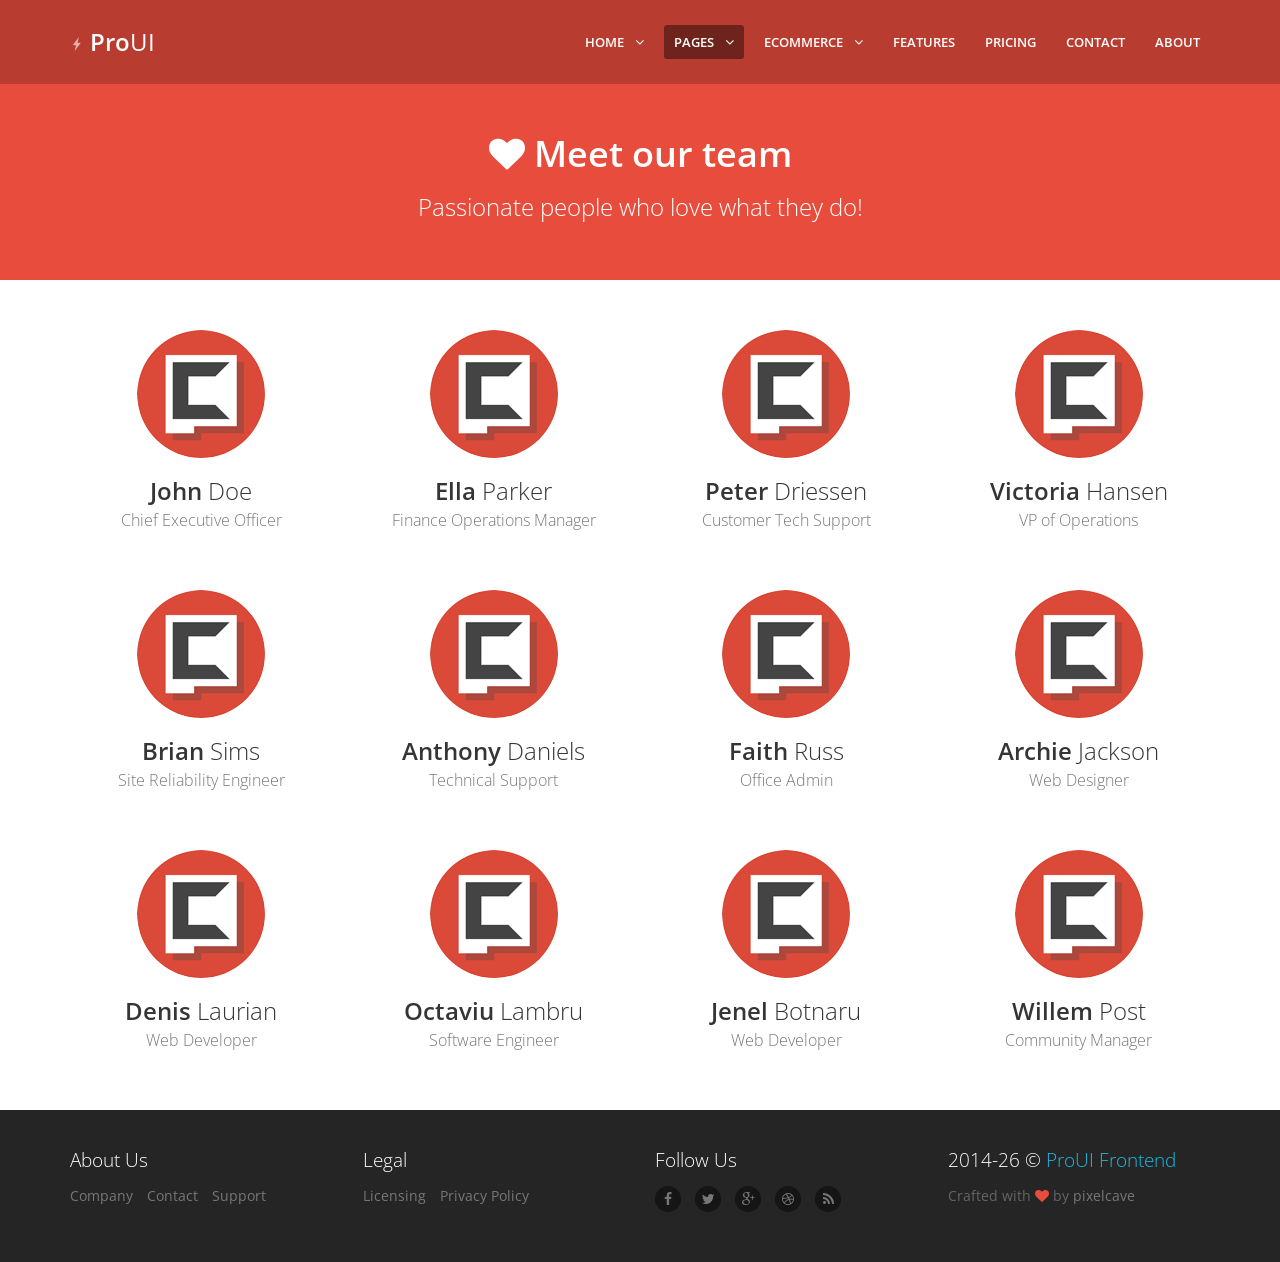
<file: site/src/main/webapp/team.html>
<!DOCTYPE html>
<!--[if IE 8]>         <html class="no-js lt-ie9"> <![endif]-->
<!--[if gt IE 8]><!--> <html class="no-js"> <!--<![endif]-->
    <head>
        <meta charset="utf-8">

        <title>ProUI Frontend - Responsive Bootstrap Site Template</title>

        <meta name="description" content="ProUI Frontend is a Responsive Bootstrap Site Template created by pixelcave and added as a bonus in ProUI Admin Template package which is published on Themeforest.">
        <meta name="author" content="pixelcave">
        <meta name="robots" content="noindex, nofollow">

        <meta name="viewport" content="width=device-width,initial-scale=1,maximum-scale=1.0">

        <!-- Icons -->
        <!-- The following icons can be replaced with your own, they are used by desktop and mobile browsers -->
        <link rel="shortcut icon" href="assets/img/favicon.png">
        <link rel="apple-touch-icon" href="assets/img/icon57.png" sizes="57x57">
        <link rel="apple-touch-icon" href="assets/img/icon72.png" sizes="72x72">
        <link rel="apple-touch-icon" href="assets/img/icon76.png" sizes="76x76">
        <link rel="apple-touch-icon" href="assets/img/icon114.png" sizes="114x114">
        <link rel="apple-touch-icon" href="assets/img/icon120.png" sizes="120x120">
        <link rel="apple-touch-icon" href="assets/img/icon144.png" sizes="144x144">
        <link rel="apple-touch-icon" href="assets/img/icon152.png" sizes="152x152">
        <link rel="apple-touch-icon" href="assets/img/icon180.png" sizes="180x180">
        <!-- END Icons -->

        <!-- Stylesheets -->
        <!-- Bootstrap is included in its original form, unaltered -->
        <link rel="stylesheet" href="assets/css/bootstrap.min.css">

        <!-- Related styles of various icon packs and plugins -->
        <link rel="stylesheet" href="assets/css/plugins.css">

        <!-- The main stylesheet of this template. All Bootstrap overwrites are defined in here -->
        <link rel="stylesheet" href="assets/css/main.css">

        <!-- The themes stylesheet of this template (for using specific theme color in individual elements - must included last) -->
        <link rel="stylesheet" href="assets/css/themes.css">
        <!-- END Stylesheets -->

        <!-- Modernizr (browser feature detection library) & Respond.js (Enable responsive CSS code on browsers that don't support it, eg IE8) -->
        <script src="assets/js/vendor/modernizr-2.7.1-respond-1.4.2.min.js"></script>
    </head>
    <body>
        <!-- Page Container -->
        <!-- In the PHP version you can set the following options from inc/config file -->
        <!-- 'boxed' class for a boxed layout -->
        <div id="page-container">
            <!-- Site Header -->
            <header>
                <div class="container">
                    <!-- Site Logo -->
                    <a href="index.html" class="site-logo">
                        <i class="gi gi-flash"></i> <strong>Pro</strong>UI
                    </a>
                    <!-- Site Logo -->

                    <!-- Site Navigation -->
                    <nav>
                        <!-- Menu Toggle -->
                        <!-- Toggles menu on small screens -->
                        <a href="javascript:void(0)" class="btn btn-default site-menu-toggle visible-xs visible-sm">
                            <i class="fa fa-bars"></i>
                        </a>
                        <!-- END Menu Toggle -->

                        <!-- Main Menu -->
                        <ul class="site-nav">
                            <!-- Toggles menu on small screens -->
                            <li class="visible-xs visible-sm">
                                <a href="javascript:void(0)" class="site-menu-toggle text-center">
                                    <i class="fa fa-times"></i>
                                </a>
                            </li>
                            <!-- END Menu Toggle -->
                            <li>
                                <a href="javascript:void(0)" class="site-nav-sub"><i class="fa fa-angle-down site-nav-arrow"></i>Home</a>
                                <ul>
                                    <li>
                                        <a href="index.html">Full Width</a>
                                    </li>
                                    <li>
                                        <a href="index_alt.html">Full Width (Dark)</a>
                                    </li>
                                    <li>
                                        <a href="index.html">Full Width Parallax</a>
                                    </li>
                                    <li>
                                        <a href="index_boxed.html">Boxed</a>
                                    </li>
                                    <li>
                                        <a href="index_boxed_alt.html">Boxed (Dark)</a>
                                    </li>
                                    <li>
                                        <a href="index_boxed_parallax.html">Boxed Parallax</a>
                                    </li>
                                </ul>
                            </li>
                            <li class="active">
                                <a href="javascript:void(0)" class="site-nav-sub"><i class="fa fa-angle-down site-nav-arrow"></i>Pages</a>
                                <ul>
                                    <li>
                                        <a href="blog.html">Blog</a>
                                    </li>
                                    <li>
                                        <a href="blog_post.html">Blog Post</a>
                                    </li>
                                    <li>
                                        <a href="portfolio_4.html">Portfolio 4 Columns</a>
                                    </li>
                                    <li>
                                        <a href="portfolio_3.html">Portfolio 3 Columns</a>
                                    </li>
                                    <li>
                                        <a href="portfolio_2.html">Portfolio 2 Columns</a>
                                    </li>
                                    <li>
                                        <a href="portfolio_single.html">Portfolio Single</a>
                                    </li>
                                    <li>
                                        <a href="team.html" class="active">Team</a>
                                    </li>
                                    <li>
                                        <a href="helpdesk.html">Helpdesk</a>
                                    </li>
                                    <li>
                                        <a href="jobs.html">Jobs</a>
                                    </li>
                                    <li>
                                        <a href="how_it_works.html">How it works</a>
                                    </li>
                                </ul>
                            </li>
                            <li>
                                <a href="javascript:void(0)" class="site-nav-sub"><i class="fa fa-angle-down site-nav-arrow"></i>eCommerce</a>
                                <ul>
                                    <li>
                                        <a href="ecom_home.html">Home</a>
                                    </li>
                                    <li>
                                        <a href="ecom_search_results.html">Search Results</a>
                                    </li>
                                    <li>
                                        <a href="ecom_product_list.html">Product List</a>
                                    </li>
                                    <li>
                                        <a href="ecom_product.html">Product</a>
                                    </li>
                                    <li>
                                        <a href="ecom_product_comparison.html">Product Comparison</a>
                                    </li>
                                    <li>
                                        <a href="ecom_shopping_cart.html">Shopping Cart</a>
                                    </li>
                                    <li>
                                        <a href="ecom_checkout.html">Checkout</a>
                                    </li>
                                </ul>
                            </li>
                            <li>
                                <a href="features.html">Features</a>
                            </li>
                            <li>
                                <a href="pricing.html">Pricing</a>
                            </li>
                            <li>
                                <a href="contact.html">Contact</a>
                            </li>
                            <li>
                                <a href="about.html">About</a>
                            </li>
                        </ul>
                        <!-- END Main Menu -->
                    </nav>
                    <!-- END Site Navigation -->
                </div>
            </header>
            <!-- END Site Header -->

            <!-- Intro -->
            <section class="site-section site-section-light site-section-top themed-background-fire">
                <div class="container">
                    <h1 class="text-center animation-slideDown"><i class="fa fa-heart"></i> <strong>Meet our team</strong></h1>
                    <h2 class="h3 text-center animation-slideUp">Passionate people who love what they do!</h2>
                </div>
            </section>
            <!-- END Intro -->

            <!-- People -->
            <section class="site-content site-section">
                <div class="container">
                    <div class="row row-items text-center">
                        <div class="col-sm-4 col-md-3">
                            <img src="assets/img/placeholders/avatars/avatar2@2x.jpg" alt="Photo" class="img-circle visibility-none" data-toggle="animation-appear" data-animation-class="animation-fadeIn" data-element-offset="-64">
                            <h3>
                                <strong>John</strong> Doe<br>
                                <small>Chief Executive Officer</small>
                            </h3>
                        </div>
                        <div class="col-sm-4 col-md-3">
                            <img src="assets/img/placeholders/avatars/avatar12@2x.jpg" alt="Photo" class="img-circle visibility-none" data-toggle="animation-appear" data-animation-class="animation-fadeIn" data-element-offset="-64">
                            <h3>
                                <strong>Ella</strong> Parker<br>
                                <small>Finance Operations Manager</small>
                            </h3>
                        </div>
                        <div class="col-sm-4 col-md-3">
                            <img src="assets/img/placeholders/avatars/avatar15@2x.jpg" alt="Photo" class="img-circle visibility-none" data-toggle="animation-appear" data-animation-class="animation-fadeIn" data-element-offset="-64">
                            <h3>
                                <strong>Peter</strong> Driessen<br>
                                <small>Customer Tech Support</small>
                            </h3>
                        </div>
                        <div class="col-sm-4 col-md-3">
                            <img src="assets/img/placeholders/avatars/avatar10@2x.jpg" alt="Photo" class="img-circle visibility-none" data-toggle="animation-appear" data-animation-class="animation-fadeIn" data-element-offset="-64">
                            <h3>
                                <strong>Victoria</strong> Hansen<br>
                                <small>VP of Operations</small>
                            </h3>
                        </div>
                        <div class="col-sm-4 col-md-3">
                            <img src="assets/img/placeholders/avatars/avatar8@2x.jpg" alt="Photo" class="img-circle visibility-none" data-toggle="animation-appear" data-animation-class="animation-fadeIn" data-element-offset="-64">
                            <h3>
                                <strong>Brian</strong> Sims<br>
                                <small>Site Reliability Engineer</small>
                            </h3>
                        </div>
                        <div class="col-sm-4 col-md-3">
                            <img src="assets/img/placeholders/avatars/avatar4@2x.jpg" alt="Photo" class="img-circle visibility-none" data-toggle="animation-appear" data-animation-class="animation-fadeIn" data-element-offset="-64">
                            <h3>
                                <strong>Anthony</strong> Daniels<br>
                                <small>Technical Support</small>
                            </h3>
                        </div>
                        <div class="col-sm-4 col-md-3">
                            <img src="assets/img/placeholders/avatars/avatar13@2x.jpg" alt="Photo" class="img-circle visibility-none" data-toggle="animation-appear" data-animation-class="animation-fadeIn" data-element-offset="-64">
                            <h3>
                                <strong>Faith</strong> Russ<br>
                                <small>Office Admin</small>
                            </h3>
                        </div>
                        <div class="col-sm-4 col-md-3">
                            <img src="assets/img/placeholders/avatars/avatar11@2x.jpg" alt="Photo" class="img-circle visibility-none" data-toggle="animation-appear" data-animation-class="animation-fadeIn" data-element-offset="-64">
                            <h3>
                                <strong>Archie</strong> Jackson<br>
                                <small>Web Designer</small>
                            </h3>
                        </div>
                        <div class="col-sm-4 col-md-3">
                            <img src="assets/img/placeholders/avatars/avatar3@2x.jpg" alt="Photo" class="img-circle visibility-none" data-toggle="animation-appear" data-animation-class="animation-fadeIn" data-element-offset="-64">
                            <h3>
                                <strong>Denis</strong> Laurian<br>
                                <small>Web Developer</small>
                            </h3>
                        </div>
                        <div class="col-sm-4 col-md-3">
                            <img src="assets/img/placeholders/avatars/avatar1@2x.jpg" alt="Photo" class="img-circle visibility-none" data-toggle="animation-appear" data-animation-class="animation-fadeIn" data-element-offset="-64">
                            <h3>
                                <strong>Octaviu</strong> Lambru<br>
                                <small>Software Engineer</small>
                            </h3>
                        </div>
                        <div class="col-sm-4 col-md-3">
                            <img src="assets/img/placeholders/avatars/avatar16@2x.jpg" alt="Photo" class="img-circle visibility-none" data-toggle="animation-appear" data-animation-class="animation-fadeIn" data-element-offset="-64">
                            <h3>
                                <strong>Jenel</strong> Botnaru<br>
                                <small>Web Developer</small>
                            </h3>
                        </div>
                        <div class="col-sm-4 col-md-3">
                            <img src="assets/img/placeholders/avatars/avatar7@2x.jpg" alt="Photo" class="img-circle visibility-none" data-toggle="animation-appear" data-animation-class="animation-fadeIn" data-element-offset="-64">
                            <h3>
                                <strong>Willem</strong> Post<br>
                                <small>Community Manager</small>
                            </h3>
                        </div>
                    </div>
                </div>
            </section>
            <!-- END People -->

            <!-- Footer -->
            <footer class="site-footer site-section">
                <div class="container">
                    <!-- Footer Links -->
                    <div class="row">
                        <div class="col-sm-6 col-md-3">
                            <h4 class="footer-heading">About Us</h4>
                            <ul class="footer-nav list-inline">
                                <li><a href="about.html">Company</a></li>
                                <li><a href="contact.html">Contact</a></li>
                                <li><a href="contact.html">Support</a></li>
                            </ul>
                        </div>
                        <div class="col-sm-6 col-md-3">
                            <h4 class="footer-heading">Legal</h4>
                            <ul class="footer-nav list-inline">
                                <li><a href="javascript:void(0)">Licensing</a></li>
                                <li><a href="javascript:void(0)">Privacy Policy</a></li>
                            </ul>
                        </div>
                        <div class="col-sm-6 col-md-3">
                            <h4 class="footer-heading">Follow Us</h4>
                            <ul class="footer-nav footer-nav-social list-inline">
                                <li><a href="javascript:void(0)"><i class="fa fa-facebook"></i></a></li>
                                <li><a href="javascript:void(0)"><i class="fa fa-twitter"></i></a></li>
                                <li><a href="javascript:void(0)"><i class="fa fa-google-plus"></i></a></li>
                                <li><a href="javascript:void(0)"><i class="fa fa-dribbble"></i></a></li>
                                <li><a href="javascript:void(0)"><i class="fa fa-rss"></i></a></li>
                            </ul>
                        </div>
                        <div class="col-sm-6 col-md-3">
                            <h4 class="footer-heading"><span id="year-copy">2014</span> &copy; <a href="http://goo.gl/TDOSuC">ProUI Frontend</a></h4>
                            <ul class="footer-nav list-inline">
                                <li>Crafted with <i class="fa fa-heart text-danger"></i> by <a href="http://goo.gl/vNS3I">pixelcave</a></li>
                            </ul>
                        </div>
                    </div>
                    <!-- END Footer Links -->
                </div>
            </footer>
            <!-- END Footer -->
        </div>
        <!-- END Page Container -->

        <!-- Scroll to top link, initialized in assets/js/app.js - scrollToTop() -->
        <a href="#" id="to-top"><i class="fa fa-angle-up"></i></a>

        <!-- Include Jquery library from Google's CDN but if something goes wrong get Jquery from local file (Remove 'http:' if you have SSL) -->
        <script src="http://ajax.googleapis.com/ajax/libs/jquery/1.11.1/jquery.min.js"></script>
        <script>!window.jQuery && document.write(decodeURI('%3Cscript src="assets/js/vendor/jquery-1.11.1.min.js"%3E%3C/script%3E'));</script>

        <!-- Bootstrap.js, Jquery plugins and Custom JS code -->
        <script src="assets/js/vendor/bootstrap.min.js"></script>
        <script src="assets/js/plugins.js"></script>
        <script src="assets/js/app.js"></script>
    </body>
</html>
</file>
<file: site/src/main/webapp/assets/css/plugins.css>
/*
 *  Document   : plugins.css
 *  Author     : Various
 *  Description: Stylesheet of various plugins in one file for consistency.
 *
 *  Includes (with shortcode):
 *      (#01fas) Font Awesome
 *      (#02gps) Glyphicons PRO
 *      (#03cas) CSS3 ANIMATION CHEAT SHEET
 *      (#04mps) Magnific Popup
 */

/*
=================================================================
(#01fas)  Font Awesome 4.2.0 by @davegandy - http://fontawesome.io - @fontawesome

License - http://fontawesome.io/license (Font: SIL OFL 1.1, CSS: MIT License)
=================================================================
 */
@font-face{font-family:'FontAwesome';src:url('fonts/fontawesome/fontawesome-webfont.eot?v=4.2.0');src:url('fonts/fontawesome/fontawesome-webfont.eot?#iefix&v=4.2.0') format('embedded-opentype'),url('fonts/fontawesome/fontawesome-webfont.woff?v=4.2.0') format('woff'),url('fonts/fontawesome/fontawesome-webfont.ttf?v=4.2.0') format('truetype'),url('fonts/fontawesome/fontawesome-webfont.svg?v=4.2.0#fontawesomeregular') format('svg');font-weight:normal;font-style:normal}.fa{display:inline-block;font:normal normal normal 14px/1 FontAwesome;font-size:inherit;text-rendering:auto;-webkit-font-smoothing:antialiased;-moz-osx-font-smoothing:grayscale}.fa-lg{font-size:1.33333333em;line-height:.75em;vertical-align:-15%}.fa-2x{font-size:2em}.fa-3x{font-size:3em}.fa-4x{font-size:4em}.fa-5x{font-size:5em}.fa-fw{width:1.28571429em;text-align:center}.fa-ul{padding-left:0;margin-left:2.14285714em;list-style-type:none}.fa-ul>li{position:relative}.fa-li{position:absolute;left:-2.14285714em;width:2.14285714em;top:.14285714em;text-align:center}.fa-li.fa-lg{left:-1.85714286em}.fa-border{padding:.2em .25em .15em;border:solid .08em #eee;border-radius:.1em}.pull-right{float:right}.pull-left{float:left}.fa.pull-left{margin-right:.3em}.fa.pull-right{margin-left:.3em}.fa-spin{-webkit-animation:fa-spin 2s infinite linear;animation:fa-spin 2s infinite linear}@-webkit-keyframes fa-spin{0%{-webkit-transform:rotate(0deg);transform:rotate(0deg)}100%{-webkit-transform:rotate(359deg);transform:rotate(359deg)}}@keyframes fa-spin{0%{-webkit-transform:rotate(0deg);transform:rotate(0deg)}100%{-webkit-transform:rotate(359deg);transform:rotate(359deg)}}.fa-rotate-90{filter:progid:DXImageTransform.Microsoft.BasicImage(rotation=1);-webkit-transform:rotate(90deg);-ms-transform:rotate(90deg);transform:rotate(90deg)}.fa-rotate-180{filter:progid:DXImageTransform.Microsoft.BasicImage(rotation=2);-webkit-transform:rotate(180deg);-ms-transform:rotate(180deg);transform:rotate(180deg)}.fa-rotate-270{filter:progid:DXImageTransform.Microsoft.BasicImage(rotation=3);-webkit-transform:rotate(270deg);-ms-transform:rotate(270deg);transform:rotate(270deg)}.fa-flip-horizontal{filter:progid:DXImageTransform.Microsoft.BasicImage(rotation=0, mirror=1);-webkit-transform:scale(-1, 1);-ms-transform:scale(-1, 1);transform:scale(-1, 1)}.fa-flip-vertical{filter:progid:DXImageTransform.Microsoft.BasicImage(rotation=2, mirror=1);-webkit-transform:scale(1, -1);-ms-transform:scale(1, -1);transform:scale(1, -1)}:root .fa-rotate-90,:root .fa-rotate-180,:root .fa-rotate-270,:root .fa-flip-horizontal,:root .fa-flip-vertical{filter:none}.fa-stack{position:relative;display:inline-block;width:2em;height:2em;line-height:2em;vertical-align:middle}.fa-stack-1x,.fa-stack-2x{position:absolute;left:0;width:100%;text-align:center}.fa-stack-1x{line-height:inherit}.fa-stack-2x{font-size:2em}.fa-inverse{color:#fff}.fa-glass:before{content:"\f000"}.fa-music:before{content:"\f001"}.fa-search:before{content:"\f002"}.fa-envelope-o:before{content:"\f003"}.fa-heart:before{content:"\f004"}.fa-star:before{content:"\f005"}.fa-star-o:before{content:"\f006"}.fa-user:before{content:"\f007"}.fa-film:before{content:"\f008"}.fa-th-large:before{content:"\f009"}.fa-th:before{content:"\f00a"}.fa-th-list:before{content:"\f00b"}.fa-check:before{content:"\f00c"}.fa-remove:before,.fa-close:before,.fa-times:before{content:"\f00d"}.fa-search-plus:before{content:"\f00e"}.fa-search-minus:before{content:"\f010"}.fa-power-off:before{content:"\f011"}.fa-signal:before{content:"\f012"}.fa-gear:before,.fa-cog:before{content:"\f013"}.fa-trash-o:before{content:"\f014"}.fa-home:before{content:"\f015"}.fa-file-o:before{content:"\f016"}.fa-clock-o:before{content:"\f017"}.fa-road:before{content:"\f018"}.fa-download:before{content:"\f019"}.fa-arrow-circle-o-down:before{content:"\f01a"}.fa-arrow-circle-o-up:before{content:"\f01b"}.fa-inbox:before{content:"\f01c"}.fa-play-circle-o:before{content:"\f01d"}.fa-rotate-right:before,.fa-repeat:before{content:"\f01e"}.fa-refresh:before{content:"\f021"}.fa-list-alt:before{content:"\f022"}.fa-lock:before{content:"\f023"}.fa-flag:before{content:"\f024"}.fa-headphones:before{content:"\f025"}.fa-volume-off:before{content:"\f026"}.fa-volume-down:before{content:"\f027"}.fa-volume-up:before{content:"\f028"}.fa-qrcode:before{content:"\f029"}.fa-barcode:before{content:"\f02a"}.fa-tag:before{content:"\f02b"}.fa-tags:before{content:"\f02c"}.fa-book:before{content:"\f02d"}.fa-bookmark:before{content:"\f02e"}.fa-print:before{content:"\f02f"}.fa-camera:before{content:"\f030"}.fa-font:before{content:"\f031"}.fa-bold:before{content:"\f032"}.fa-italic:before{content:"\f033"}.fa-text-height:before{content:"\f034"}.fa-text-width:before{content:"\f035"}.fa-align-left:before{content:"\f036"}.fa-align-center:before{content:"\f037"}.fa-align-right:before{content:"\f038"}.fa-align-justify:before{content:"\f039"}.fa-list:before{content:"\f03a"}.fa-dedent:before,.fa-outdent:before{content:"\f03b"}.fa-indent:before{content:"\f03c"}.fa-video-camera:before{content:"\f03d"}.fa-photo:before,.fa-image:before,.fa-picture-o:before{content:"\f03e"}.fa-pencil:before{content:"\f040"}.fa-map-marker:before{content:"\f041"}.fa-adjust:before{content:"\f042"}.fa-tint:before{content:"\f043"}.fa-edit:before,.fa-pencil-square-o:before{content:"\f044"}.fa-share-square-o:before{content:"\f045"}.fa-check-square-o:before{content:"\f046"}.fa-arrows:before{content:"\f047"}.fa-step-backward:before{content:"\f048"}.fa-fast-backward:before{content:"\f049"}.fa-backward:before{content:"\f04a"}.fa-play:before{content:"\f04b"}.fa-pause:before{content:"\f04c"}.fa-stop:before{content:"\f04d"}.fa-forward:before{content:"\f04e"}.fa-fast-forward:before{content:"\f050"}.fa-step-forward:before{content:"\f051"}.fa-eject:before{content:"\f052"}.fa-chevron-left:before{content:"\f053"}.fa-chevron-right:before{content:"\f054"}.fa-plus-circle:before{content:"\f055"}.fa-minus-circle:before{content:"\f056"}.fa-times-circle:before{content:"\f057"}.fa-check-circle:before{content:"\f058"}.fa-question-circle:before{content:"\f059"}.fa-info-circle:before{content:"\f05a"}.fa-crosshairs:before{content:"\f05b"}.fa-times-circle-o:before{content:"\f05c"}.fa-check-circle-o:before{content:"\f05d"}.fa-ban:before{content:"\f05e"}.fa-arrow-left:before{content:"\f060"}.fa-arrow-right:before{content:"\f061"}.fa-arrow-up:before{content:"\f062"}.fa-arrow-down:before{content:"\f063"}.fa-mail-forward:before,.fa-share:before{content:"\f064"}.fa-expand:before{content:"\f065"}.fa-compress:before{content:"\f066"}.fa-plus:before{content:"\f067"}.fa-minus:before{content:"\f068"}.fa-asterisk:before{content:"\f069"}.fa-exclamation-circle:before{content:"\f06a"}.fa-gift:before{content:"\f06b"}.fa-leaf:before{content:"\f06c"}.fa-fire:before{content:"\f06d"}.fa-eye:before{content:"\f06e"}.fa-eye-slash:before{content:"\f070"}.fa-warning:before,.fa-exclamation-triangle:before{content:"\f071"}.fa-plane:before{content:"\f072"}.fa-calendar:before{content:"\f073"}.fa-random:before{content:"\f074"}.fa-comment:before{content:"\f075"}.fa-magnet:before{content:"\f076"}.fa-chevron-up:before{content:"\f077"}.fa-chevron-down:before{content:"\f078"}.fa-retweet:before{content:"\f079"}.fa-shopping-cart:before{content:"\f07a"}.fa-folder:before{content:"\f07b"}.fa-folder-open:before{content:"\f07c"}.fa-arrows-v:before{content:"\f07d"}.fa-arrows-h:before{content:"\f07e"}.fa-bar-chart-o:before,.fa-bar-chart:before{content:"\f080"}.fa-twitter-square:before{content:"\f081"}.fa-facebook-square:before{content:"\f082"}.fa-camera-retro:before{content:"\f083"}.fa-key:before{content:"\f084"}.fa-gears:before,.fa-cogs:before{content:"\f085"}.fa-comments:before{content:"\f086"}.fa-thumbs-o-up:before{content:"\f087"}.fa-thumbs-o-down:before{content:"\f088"}.fa-star-half:before{content:"\f089"}.fa-heart-o:before{content:"\f08a"}.fa-sign-out:before{content:"\f08b"}.fa-linkedin-square:before{content:"\f08c"}.fa-thumb-tack:before{content:"\f08d"}.fa-external-link:before{content:"\f08e"}.fa-sign-in:before{content:"\f090"}.fa-trophy:before{content:"\f091"}.fa-github-square:before{content:"\f092"}.fa-upload:before{content:"\f093"}.fa-lemon-o:before{content:"\f094"}.fa-phone:before{content:"\f095"}.fa-square-o:before{content:"\f096"}.fa-bookmark-o:before{content:"\f097"}.fa-phone-square:before{content:"\f098"}.fa-twitter:before{content:"\f099"}.fa-facebook:before{content:"\f09a"}.fa-github:before{content:"\f09b"}.fa-unlock:before{content:"\f09c"}.fa-credit-card:before{content:"\f09d"}.fa-rss:before{content:"\f09e"}.fa-hdd-o:before{content:"\f0a0"}.fa-bullhorn:before{content:"\f0a1"}.fa-bell:before{content:"\f0f3"}.fa-certificate:before{content:"\f0a3"}.fa-hand-o-right:before{content:"\f0a4"}.fa-hand-o-left:before{content:"\f0a5"}.fa-hand-o-up:before{content:"\f0a6"}.fa-hand-o-down:before{content:"\f0a7"}.fa-arrow-circle-left:before{content:"\f0a8"}.fa-arrow-circle-right:before{content:"\f0a9"}.fa-arrow-circle-up:before{content:"\f0aa"}.fa-arrow-circle-down:before{content:"\f0ab"}.fa-globe:before{content:"\f0ac"}.fa-wrench:before{content:"\f0ad"}.fa-tasks:before{content:"\f0ae"}.fa-filter:before{content:"\f0b0"}.fa-briefcase:before{content:"\f0b1"}.fa-arrows-alt:before{content:"\f0b2"}.fa-group:before,.fa-users:before{content:"\f0c0"}.fa-chain:before,.fa-link:before{content:"\f0c1"}.fa-cloud:before{content:"\f0c2"}.fa-flask:before{content:"\f0c3"}.fa-cut:before,.fa-scissors:before{content:"\f0c4"}.fa-copy:before,.fa-files-o:before{content:"\f0c5"}.fa-paperclip:before{content:"\f0c6"}.fa-save:before,.fa-floppy-o:before{content:"\f0c7"}.fa-square:before{content:"\f0c8"}.fa-navicon:before,.fa-reorder:before,.fa-bars:before{content:"\f0c9"}.fa-list-ul:before{content:"\f0ca"}.fa-list-ol:before{content:"\f0cb"}.fa-strikethrough:before{content:"\f0cc"}.fa-underline:before{content:"\f0cd"}.fa-table:before{content:"\f0ce"}.fa-magic:before{content:"\f0d0"}.fa-truck:before{content:"\f0d1"}.fa-pinterest:before{content:"\f0d2"}.fa-pinterest-square:before{content:"\f0d3"}.fa-google-plus-square:before{content:"\f0d4"}.fa-google-plus:before{content:"\f0d5"}.fa-money:before{content:"\f0d6"}.fa-caret-down:before{content:"\f0d7"}.fa-caret-up:before{content:"\f0d8"}.fa-caret-left:before{content:"\f0d9"}.fa-caret-right:before{content:"\f0da"}.fa-columns:before{content:"\f0db"}.fa-unsorted:before,.fa-sort:before{content:"\f0dc"}.fa-sort-down:before,.fa-sort-desc:before{content:"\f0dd"}.fa-sort-up:before,.fa-sort-asc:before{content:"\f0de"}.fa-envelope:before{content:"\f0e0"}.fa-linkedin:before{content:"\f0e1"}.fa-rotate-left:before,.fa-undo:before{content:"\f0e2"}.fa-legal:before,.fa-gavel:before{content:"\f0e3"}.fa-dashboard:before,.fa-tachometer:before{content:"\f0e4"}.fa-comment-o:before{content:"\f0e5"}.fa-comments-o:before{content:"\f0e6"}.fa-flash:before,.fa-bolt:before{content:"\f0e7"}.fa-sitemap:before{content:"\f0e8"}.fa-umbrella:before{content:"\f0e9"}.fa-paste:before,.fa-clipboard:before{content:"\f0ea"}.fa-lightbulb-o:before{content:"\f0eb"}.fa-exchange:before{content:"\f0ec"}.fa-cloud-download:before{content:"\f0ed"}.fa-cloud-upload:before{content:"\f0ee"}.fa-user-md:before{content:"\f0f0"}.fa-stethoscope:before{content:"\f0f1"}.fa-suitcase:before{content:"\f0f2"}.fa-bell-o:before{content:"\f0a2"}.fa-coffee:before{content:"\f0f4"}.fa-cutlery:before{content:"\f0f5"}.fa-file-text-o:before{content:"\f0f6"}.fa-building-o:before{content:"\f0f7"}.fa-hospital-o:before{content:"\f0f8"}.fa-ambulance:before{content:"\f0f9"}.fa-medkit:before{content:"\f0fa"}.fa-fighter-jet:before{content:"\f0fb"}.fa-beer:before{content:"\f0fc"}.fa-h-square:before{content:"\f0fd"}.fa-plus-square:before{content:"\f0fe"}.fa-angle-double-left:before{content:"\f100"}.fa-angle-double-right:before{content:"\f101"}.fa-angle-double-up:before{content:"\f102"}.fa-angle-double-down:before{content:"\f103"}.fa-angle-left:before{content:"\f104"}.fa-angle-right:before{content:"\f105"}.fa-angle-up:before{content:"\f106"}.fa-angle-down:before{content:"\f107"}.fa-desktop:before{content:"\f108"}.fa-laptop:before{content:"\f109"}.fa-tablet:before{content:"\f10a"}.fa-mobile-phone:before,.fa-mobile:before{content:"\f10b"}.fa-circle-o:before{content:"\f10c"}.fa-quote-left:before{content:"\f10d"}.fa-quote-right:before{content:"\f10e"}.fa-spinner:before{content:"\f110"}.fa-circle:before{content:"\f111"}.fa-mail-reply:before,.fa-reply:before{content:"\f112"}.fa-github-alt:before{content:"\f113"}.fa-folder-o:before{content:"\f114"}.fa-folder-open-o:before{content:"\f115"}.fa-smile-o:before{content:"\f118"}.fa-frown-o:before{content:"\f119"}.fa-meh-o:before{content:"\f11a"}.fa-gamepad:before{content:"\f11b"}.fa-keyboard-o:before{content:"\f11c"}.fa-flag-o:before{content:"\f11d"}.fa-flag-checkered:before{content:"\f11e"}.fa-terminal:before{content:"\f120"}.fa-code:before{content:"\f121"}.fa-mail-reply-all:before,.fa-reply-all:before{content:"\f122"}.fa-star-half-empty:before,.fa-star-half-full:before,.fa-star-half-o:before{content:"\f123"}.fa-location-arrow:before{content:"\f124"}.fa-crop:before{content:"\f125"}.fa-code-fork:before{content:"\f126"}.fa-unlink:before,.fa-chain-broken:before{content:"\f127"}.fa-question:before{content:"\f128"}.fa-info:before{content:"\f129"}.fa-exclamation:before{content:"\f12a"}.fa-superscript:before{content:"\f12b"}.fa-subscript:before{content:"\f12c"}.fa-eraser:before{content:"\f12d"}.fa-puzzle-piece:before{content:"\f12e"}.fa-microphone:before{content:"\f130"}.fa-microphone-slash:before{content:"\f131"}.fa-shield:before{content:"\f132"}.fa-calendar-o:before{content:"\f133"}.fa-fire-extinguisher:before{content:"\f134"}.fa-rocket:before{content:"\f135"}.fa-maxcdn:before{content:"\f136"}.fa-chevron-circle-left:before{content:"\f137"}.fa-chevron-circle-right:before{content:"\f138"}.fa-chevron-circle-up:before{content:"\f139"}.fa-chevron-circle-down:before{content:"\f13a"}.fa-html5:before{content:"\f13b"}.fa-css3:before{content:"\f13c"}.fa-anchor:before{content:"\f13d"}.fa-unlock-alt:before{content:"\f13e"}.fa-bullseye:before{content:"\f140"}.fa-ellipsis-h:before{content:"\f141"}.fa-ellipsis-v:before{content:"\f142"}.fa-rss-square:before{content:"\f143"}.fa-play-circle:before{content:"\f144"}.fa-ticket:before{content:"\f145"}.fa-minus-square:before{content:"\f146"}.fa-minus-square-o:before{content:"\f147"}.fa-level-up:before{content:"\f148"}.fa-level-down:before{content:"\f149"}.fa-check-square:before{content:"\f14a"}.fa-pencil-square:before{content:"\f14b"}.fa-external-link-square:before{content:"\f14c"}.fa-share-square:before{content:"\f14d"}.fa-compass:before{content:"\f14e"}.fa-toggle-down:before,.fa-caret-square-o-down:before{content:"\f150"}.fa-toggle-up:before,.fa-caret-square-o-up:before{content:"\f151"}.fa-toggle-right:before,.fa-caret-square-o-right:before{content:"\f152"}.fa-euro:before,.fa-eur:before{content:"\f153"}.fa-gbp:before{content:"\f154"}.fa-dollar:before,.fa-usd:before{content:"\f155"}.fa-rupee:before,.fa-inr:before{content:"\f156"}.fa-cny:before,.fa-rmb:before,.fa-yen:before,.fa-jpy:before{content:"\f157"}.fa-ruble:before,.fa-rouble:before,.fa-rub:before{content:"\f158"}.fa-won:before,.fa-krw:before{content:"\f159"}.fa-bitcoin:before,.fa-btc:before{content:"\f15a"}.fa-file:before{content:"\f15b"}.fa-file-text:before{content:"\f15c"}.fa-sort-alpha-asc:before{content:"\f15d"}.fa-sort-alpha-desc:before{content:"\f15e"}.fa-sort-amount-asc:before{content:"\f160"}.fa-sort-amount-desc:before{content:"\f161"}.fa-sort-numeric-asc:before{content:"\f162"}.fa-sort-numeric-desc:before{content:"\f163"}.fa-thumbs-up:before{content:"\f164"}.fa-thumbs-down:before{content:"\f165"}.fa-youtube-square:before{content:"\f166"}.fa-youtube:before{content:"\f167"}.fa-xing:before{content:"\f168"}.fa-xing-square:before{content:"\f169"}.fa-youtube-play:before{content:"\f16a"}.fa-dropbox:before{content:"\f16b"}.fa-stack-overflow:before{content:"\f16c"}.fa-instagram:before{content:"\f16d"}.fa-flickr:before{content:"\f16e"}.fa-adn:before{content:"\f170"}.fa-bitbucket:before{content:"\f171"}.fa-bitbucket-square:before{content:"\f172"}.fa-tumblr:before{content:"\f173"}.fa-tumblr-square:before{content:"\f174"}.fa-long-arrow-down:before{content:"\f175"}.fa-long-arrow-up:before{content:"\f176"}.fa-long-arrow-left:before{content:"\f177"}.fa-long-arrow-right:before{content:"\f178"}.fa-apple:before{content:"\f179"}.fa-windows:before{content:"\f17a"}.fa-android:before{content:"\f17b"}.fa-linux:before{content:"\f17c"}.fa-dribbble:before{content:"\f17d"}.fa-skype:before{content:"\f17e"}.fa-foursquare:before{content:"\f180"}.fa-trello:before{content:"\f181"}.fa-female:before{content:"\f182"}.fa-male:before{content:"\f183"}.fa-gittip:before{content:"\f184"}.fa-sun-o:before{content:"\f185"}.fa-moon-o:before{content:"\f186"}.fa-archive:before{content:"\f187"}.fa-bug:before{content:"\f188"}.fa-vk:before{content:"\f189"}.fa-weibo:before{content:"\f18a"}.fa-renren:before{content:"\f18b"}.fa-pagelines:before{content:"\f18c"}.fa-stack-exchange:before{content:"\f18d"}.fa-arrow-circle-o-right:before{content:"\f18e"}.fa-arrow-circle-o-left:before{content:"\f190"}.fa-toggle-left:before,.fa-caret-square-o-left:before{content:"\f191"}.fa-dot-circle-o:before{content:"\f192"}.fa-wheelchair:before{content:"\f193"}.fa-vimeo-square:before{content:"\f194"}.fa-turkish-lira:before,.fa-try:before{content:"\f195"}.fa-plus-square-o:before{content:"\f196"}.fa-space-shuttle:before{content:"\f197"}.fa-slack:before{content:"\f198"}.fa-envelope-square:before{content:"\f199"}.fa-wordpress:before{content:"\f19a"}.fa-openid:before{content:"\f19b"}.fa-institution:before,.fa-bank:before,.fa-university:before{content:"\f19c"}.fa-mortar-board:before,.fa-graduation-cap:before{content:"\f19d"}.fa-yahoo:before{content:"\f19e"}.fa-google:before{content:"\f1a0"}.fa-reddit:before{content:"\f1a1"}.fa-reddit-square:before{content:"\f1a2"}.fa-stumbleupon-circle:before{content:"\f1a3"}.fa-stumbleupon:before{content:"\f1a4"}.fa-delicious:before{content:"\f1a5"}.fa-digg:before{content:"\f1a6"}.fa-pied-piper:before{content:"\f1a7"}.fa-pied-piper-alt:before{content:"\f1a8"}.fa-drupal:before{content:"\f1a9"}.fa-joomla:before{content:"\f1aa"}.fa-language:before{content:"\f1ab"}.fa-fax:before{content:"\f1ac"}.fa-building:before{content:"\f1ad"}.fa-child:before{content:"\f1ae"}.fa-paw:before{content:"\f1b0"}.fa-spoon:before{content:"\f1b1"}.fa-cube:before{content:"\f1b2"}.fa-cubes:before{content:"\f1b3"}.fa-behance:before{content:"\f1b4"}.fa-behance-square:before{content:"\f1b5"}.fa-steam:before{content:"\f1b6"}.fa-steam-square:before{content:"\f1b7"}.fa-recycle:before{content:"\f1b8"}.fa-automobile:before,.fa-car:before{content:"\f1b9"}.fa-cab:before,.fa-taxi:before{content:"\f1ba"}.fa-tree:before{content:"\f1bb"}.fa-spotify:before{content:"\f1bc"}.fa-deviantart:before{content:"\f1bd"}.fa-soundcloud:before{content:"\f1be"}.fa-database:before{content:"\f1c0"}.fa-file-pdf-o:before{content:"\f1c1"}.fa-file-word-o:before{content:"\f1c2"}.fa-file-excel-o:before{content:"\f1c3"}.fa-file-powerpoint-o:before{content:"\f1c4"}.fa-file-photo-o:before,.fa-file-picture-o:before,.fa-file-image-o:before{content:"\f1c5"}.fa-file-zip-o:before,.fa-file-archive-o:before{content:"\f1c6"}.fa-file-sound-o:before,.fa-file-audio-o:before{content:"\f1c7"}.fa-file-movie-o:before,.fa-file-video-o:before{content:"\f1c8"}.fa-file-code-o:before{content:"\f1c9"}.fa-vine:before{content:"\f1ca"}.fa-codepen:before{content:"\f1cb"}.fa-jsfiddle:before{content:"\f1cc"}.fa-life-bouy:before,.fa-life-buoy:before,.fa-life-saver:before,.fa-support:before,.fa-life-ring:before{content:"\f1cd"}.fa-circle-o-notch:before{content:"\f1ce"}.fa-ra:before,.fa-rebel:before{content:"\f1d0"}.fa-ge:before,.fa-empire:before{content:"\f1d1"}.fa-git-square:before{content:"\f1d2"}.fa-git:before{content:"\f1d3"}.fa-hacker-news:before{content:"\f1d4"}.fa-tencent-weibo:before{content:"\f1d5"}.fa-qq:before{content:"\f1d6"}.fa-wechat:before,.fa-weixin:before{content:"\f1d7"}.fa-send:before,.fa-paper-plane:before{content:"\f1d8"}.fa-send-o:before,.fa-paper-plane-o:before{content:"\f1d9"}.fa-history:before{content:"\f1da"}.fa-circle-thin:before{content:"\f1db"}.fa-header:before{content:"\f1dc"}.fa-paragraph:before{content:"\f1dd"}.fa-sliders:before{content:"\f1de"}.fa-share-alt:before{content:"\f1e0"}.fa-share-alt-square:before{content:"\f1e1"}.fa-bomb:before{content:"\f1e2"}.fa-soccer-ball-o:before,.fa-futbol-o:before{content:"\f1e3"}.fa-tty:before{content:"\f1e4"}.fa-binoculars:before{content:"\f1e5"}.fa-plug:before{content:"\f1e6"}.fa-slideshare:before{content:"\f1e7"}.fa-twitch:before{content:"\f1e8"}.fa-yelp:before{content:"\f1e9"}.fa-newspaper-o:before{content:"\f1ea"}.fa-wifi:before{content:"\f1eb"}.fa-calculator:before{content:"\f1ec"}.fa-paypal:before{content:"\f1ed"}.fa-google-wallet:before{content:"\f1ee"}.fa-cc-visa:before{content:"\f1f0"}.fa-cc-mastercard:before{content:"\f1f1"}.fa-cc-discover:before{content:"\f1f2"}.fa-cc-amex:before{content:"\f1f3"}.fa-cc-paypal:before{content:"\f1f4"}.fa-cc-stripe:before{content:"\f1f5"}.fa-bell-slash:before{content:"\f1f6"}.fa-bell-slash-o:before{content:"\f1f7"}.fa-trash:before{content:"\f1f8"}.fa-copyright:before{content:"\f1f9"}.fa-at:before{content:"\f1fa"}.fa-eyedropper:before{content:"\f1fb"}.fa-paint-brush:before{content:"\f1fc"}.fa-birthday-cake:before{content:"\f1fd"}.fa-area-chart:before{content:"\f1fe"}.fa-pie-chart:before{content:"\f200"}.fa-line-chart:before{content:"\f201"}.fa-lastfm:before{content:"\f202"}.fa-lastfm-square:before{content:"\f203"}.fa-toggle-off:before{content:"\f204"}.fa-toggle-on:before{content:"\f205"}.fa-bicycle:before{content:"\f206"}.fa-bus:before{content:"\f207"}.fa-ioxhost:before{content:"\f208"}.fa-angellist:before{content:"\f209"}.fa-cc:before{content:"\f20a"}.fa-shekel:before,.fa-sheqel:before,.fa-ils:before{content:"\f20b"}.fa-meanpath:before{content:"\f20c"}

/*
=================================================================
(#02gps) Glyphicons PRO

Project:  GLYPHICONS
Author:   Jan Kovarik - www.glyphicons.com
Twitter:  @jankovarik
=================================================================
*/
@font-face{font-family:'Glyphicons Regular';src:url('fonts/glyphicons.pro/glyphicons-regular.eot');src:url('fonts/glyphicons.pro/glyphicons-regular.eot?#iefix') format('embedded-opentype'),url('fonts/glyphicons.pro/glyphicons-regular.woff') format('woff'),url('fonts/glyphicons.pro/glyphicons-regular.ttf') format('truetype'),url('fonts/glyphicons.pro/glyphicons-regular.svg#glyphiconsregular') format('svg')}@font-face{font-family:'Glyphicons Halflings Regular';src:url('fonts/glyphicons.halflings.pro/glyphicons-halflings-regular.eot');src:url('fonts/glyphicons.halflings.pro/glyphicons-halflings-regular.eot?#iefix') format('embedded-opentype'),url('fonts/glyphicons.halflings.pro/glyphicons-halflings-regular.woff') format('woff'),url('fonts/glyphicons.halflings.pro/glyphicons-halflings-regular.ttf') format('truetype'),url('fonts/glyphicons.halflings.pro/glyphicons-halflings-regular.svg#glyphicons_halflingsregular') format('svg')}@font-face{font-family:'Glyphicons Social Regular';src:url('fonts/glyphicons.social.pro/glyphicons-social-regular.eot');src:url('fonts/glyphicons.social.pro/glyphicons-social-regular.eot?#iefix') format('embedded-opentype'),url('fonts/glyphicons.social.pro/glyphicons-social-regular.woff') format('woff'),url('fonts/glyphicons.social.pro/glyphicons-social-regular.ttf') format('truetype'),url('fonts/glyphicons.social.pro/glyphicons-social-regular.svg#glyphicons_socialregular') format('svg')}@font-face{font-family:'Glyphicons Filetypes Regular';src:url('fonts/glyphicons.filetypes.pro/glyphicons-filetypes-regular.eot');src:url('fonts/glyphicons.filetypes.pro/glyphicons-filetypes-regular.eot?#iefix') format('embedded-opentype'),url('fonts/glyphicons.filetypes.pro/glyphicons-filetypes-regular.woff') format('woff'),url('fonts/glyphicons.filetypes.pro/glyphicons-filetypes-regular.ttf') format('truetype'),url('fonts/glyphicons.filetypes.pro/glyphicons-filetypes-regular.svg#glyphicons_filetypesregular') format('svg')}.fi,.gi,.hi,.si{display:inline-block;font-style:normal;font-weight:400;line-height:.8;vertical-align:middle;-webkit-font-smoothing:antialiased;-moz-osx-font-smoothing:grayscale}.gi{font-family:'Glyphicons Regular'}.hi{font-family:'Glyphicons Halflings Regular'}.si{font-family:'Glyphicons Social Regular'}.fi{font-family:'Glyphicons Filetypes Regular'}.gi-white{color:#fff}.gi-glass:before{content:"\E001"}.gi-leaf:before{content:"\E002"}.gi-dog:before{content:"\E003"}.gi-user:before{content:"\E004"}.gi-girl:before{content:"\E005"}.gi-car:before{content:"\E006"}.gi-user_add:before{content:"\E007"}.gi-user_remove:before{content:"\E008"}.gi-film:before{content:"\E009"}.gi-magic:before{content:"\E010"}.gi-envelope:before{content:"\2709"}.gi-camera:before{content:"\E011"}.gi-heart:before{content:"\E013"}.gi-beach_umbrella:before{content:"\E014"}.gi-train:before{content:"\E015"}.gi-print:before{content:"\E016"}.gi-bin:before{content:"\E017"}.gi-music:before{content:"\E018"}.gi-note:before{content:"\E019"}.gi-heart_empty:before{content:"\E020"}.gi-home:before{content:"\E021"}.gi-snowflake:before{content:"\2744"}.gi-fire:before{content:"\E023"}.gi-magnet:before{content:"\E024"}.gi-parents:before{content:"\E025"}.gi-binoculars:before{content:"\E026"}.gi-road:before{content:"\E027"}.gi-search:before{content:"\E028"}.gi-cars:before{content:"\E029"}.gi-notes_2:before{content:"\E030"}.gi-pencil:before{content:"\270F"}.gi-bus:before{content:"\E032"}.gi-wifi_alt:before{content:"\E033"}.gi-luggage:before{content:"\E034"}.gi-old_man:before{content:"\E035"}.gi-woman:before{content:"\E036"}.gi-file:before{content:"\E037"}.gi-coins:before{content:"\E038"}.gi-airplane:before{content:"\2708"}.gi-notes:before{content:"\E040"}.gi-stats:before{content:"\E041"}.gi-charts:before{content:"\E042"}.gi-pie_chart:before{content:"\E043"}.gi-group:before{content:"\E044"}.gi-keys:before{content:"\E045"}.gi-calendar:before{content:"\E046"}.gi-router:before{content:"\E047"}.gi-camera_small:before{content:"\E048"}.gi-dislikes:before{content:"\E049"}.gi-star:before{content:"\E050"}.gi-link:before{content:"\E051"}.gi-eye_open:before{content:"\E052"}.gi-eye_close:before{content:"\E053"}.gi-alarm:before{content:"\E054"}.gi-clock:before{content:"\E055"}.gi-stopwatch:before{content:"\E056"}.gi-projector:before{content:"\E057"}.gi-history:before{content:"\E058"}.gi-truck:before{content:"\E059"}.gi-cargo:before{content:"\E060"}.gi-compass:before{content:"\E061"}.gi-keynote:before{content:"\E062"}.gi-paperclip:before{content:"\E063"}.gi-power:before{content:"\E064"}.gi-lightbulb:before{content:"\E065"}.gi-tag:before{content:"\E066"}.gi-tags:before{content:"\E067"}.gi-cleaning:before{content:"\E068"}.gi-ruller:before{content:"\E069"}.gi-gift:before{content:"\E070"}.gi-umbrella:before{content:"\2602"}.gi-book:before{content:"\E072"}.gi-bookmark:before{content:"\E073"}.gi-wifi:before{content:"\E074"}.gi-cup:before{content:"\E075"}.gi-stroller:before{content:"\E076"}.gi-headphones:before{content:"\E077"}.gi-headset:before{content:"\E078"}.gi-warning_sign:before{content:"\E079"}.gi-signal:before{content:"\E080"}.gi-retweet:before{content:"\E081"}.gi-refresh:before{content:"\E082"}.gi-roundabout:before{content:"\E083"}.gi-random:before{content:"\E084"}.gi-heat:before{content:"\E085"}.gi-repeat:before{content:"\E086"}.gi-display:before{content:"\E087"}.gi-log_book:before{content:"\E088"}.gi-address_book:before{content:"\E089"}.gi-building:before{content:"\E090"}.gi-eyedropper:before{content:"\E091"}.gi-adjust:before{content:"\E092"}.gi-tint:before{content:"\E093"}.gi-crop:before{content:"\E094"}.gi-vector_path_square:before{content:"\E095"}.gi-vector_path_circle:before{content:"\E096"}.gi-vector_path_polygon:before{content:"\E097"}.gi-vector_path_line:before{content:"\E098"}.gi-vector_path_curve:before{content:"\E099"}.gi-vector_path_all:before{content:"\E100"}.gi-font:before{content:"\E101"}.gi-italic:before{content:"\E102"}.gi-bold:before{content:"\E103"}.gi-text_underline:before{content:"\E104"}.gi-text_strike:before{content:"\E105"}.gi-text_height:before{content:"\E106"}.gi-text_width:before{content:"\E107"}.gi-text_resize:before{content:"\E108"}.gi-left_indent:before{content:"\E109"}.gi-right_indent:before{content:"\E110"}.gi-align_left:before{content:"\E111"}.gi-align_center:before{content:"\E112"}.gi-align_right:before{content:"\E113"}.gi-justify:before{content:"\E114"}.gi-list:before{content:"\E115"}.gi-text_smaller:before{content:"\E116"}.gi-text_bigger:before{content:"\E117"}.gi-embed:before{content:"\E118"}.gi-embed_close:before{content:"\E119"}.gi-table:before{content:"\E120"}.gi-message_full:before{content:"\E121"}.gi-message_empty:before{content:"\E122"}.gi-message_in:before{content:"\E123"}.gi-message_out:before{content:"\E124"}.gi-message_plus:before{content:"\E125"}.gi-message_minus:before{content:"\E126"}.gi-message_ban:before{content:"\E127"}.gi-message_flag:before{content:"\E128"}.gi-message_lock:before{content:"\E129"}.gi-message_new:before{content:"\E130"}.gi-inbox:before{content:"\E131"}.gi-inbox_plus:before{content:"\E132"}.gi-inbox_minus:before{content:"\E133"}.gi-inbox_lock:before{content:"\E134"}.gi-inbox_in:before{content:"\E135"}.gi-inbox_out:before{content:"\E136"}.gi-cogwheel:before{content:"\E137"}.gi-cogwheels:before{content:"\E138"}.gi-picture:before{content:"\E139"}.gi-adjust_alt:before{content:"\E140"}.gi-database_lock:before{content:"\E141"}.gi-database_plus:before{content:"\E142"}.gi-database_minus:before{content:"\E143"}.gi-database_ban:before{content:"\E144"}.gi-folder_open:before{content:"\E145"}.gi-folder_plus:before{content:"\E146"}.gi-folder_minus:before{content:"\E147"}.gi-folder_lock:before{content:"\E148"}.gi-folder_flag:before{content:"\E149"}.gi-folder_new:before{content:"\E150"}.gi-edit:before{content:"\E151"}.gi-new_window:before{content:"\E152"}.gi-check:before{content:"\E153"}.gi-unchecked:before{content:"\E154"}.gi-more_windows:before{content:"\E155"}.gi-show_big_thumbnails:before{content:"\E156"}.gi-show_thumbnails:before{content:"\E157"}.gi-show_thumbnails_with_lines:before{content:"\E158"}.gi-show_lines:before{content:"\E159"}.gi-playlist:before{content:"\E160"}.gi-imac:before{content:"\E161"}.gi-macbook:before{content:"\E162"}.gi-ipad:before{content:"\E163"}.gi-iphone:before{content:"\E164"}.gi-iphone_transfer:before{content:"\E165"}.gi-iphone_exchange:before{content:"\E166"}.gi-ipod:before{content:"\E167"}.gi-ipod_shuffle:before{content:"\E168"}.gi-ear_plugs:before{content:"\E169"}.gi-record:before{content:"\E170"}.gi-step_backward:before{content:"\E171"}.gi-fast_backward:before{content:"\E172"}.gi-rewind:before{content:"\E173"}.gi-play:before{content:"\E174"}.gi-pause:before{content:"\E175"}.gi-stop:before{content:"\E176"}.gi-forward:before{content:"\E177"}.gi-fast_forward:before{content:"\E178"}.gi-step_forward:before{content:"\E179"}.gi-eject:before{content:"\E180"}.gi-facetime_video:before{content:"\E181"}.gi-download_alt:before{content:"\E182"}.gi-mute:before{content:"\E183"}.gi-volume_down:before{content:"\E184"}.gi-volume_up:before{content:"\E185"}.gi-screenshot:before{content:"\E186"}.gi-move:before{content:"\E187"}.gi-more:before{content:"\E188"}.gi-brightness_reduce:before{content:"\E189"}.gi-brightness_increase:before{content:"\E190"}.gi-circle_plus:before{content:"\E191"}.gi-circle_minus:before{content:"\E192"}.gi-circle_remove:before{content:"\E193"}.gi-circle_ok:before{content:"\E194"}.gi-circle_question_mark:before{content:"\E195"}.gi-circle_info:before{content:"\E196"}.gi-circle_exclamation_mark:before{content:"\E197"}.gi-remove:before{content:"\E198"}.gi-ok:before{content:"\E199"}.gi-ban:before{content:"\E200"}.gi-download:before{content:"\E201"}.gi-upload:before{content:"\E202"}.gi-shopping_cart:before{content:"\E203"}.gi-lock:before{content:"\E204"}.gi-unlock:before{content:"\E205"}.gi-electricity:before{content:"\E206"}.gi-ok_2:before{content:"\E207"}.gi-remove_2:before{content:"\E208"}.gi-cart_out:before{content:"\E209"}.gi-cart_in:before{content:"\E210"}.gi-left_arrow:before{content:"\E211"}.gi-right_arrow:before{content:"\E212"}.gi-down_arrow:before{content:"\E213"}.gi-up_arrow:before{content:"\E214"}.gi-resize_small:before{content:"\E215"}.gi-resize_full:before{content:"\E216"}.gi-circle_arrow_left:before{content:"\E217"}.gi-circle_arrow_right:before{content:"\E218"}.gi-circle_arrow_top:before{content:"\E219"}.gi-circle_arrow_down:before{content:"\E220"}.gi-play_button:before{content:"\E221"}.gi-unshare:before{content:"\E222"}.gi-share:before{content:"\E223"}.gi-chevron-right:before{content:"\E224"}.gi-chevron-left:before{content:"\E225"}.gi-bluetooth:before{content:"\E226"}.gi-euro:before{content:"\20AC"}.gi-usd:before{content:"\E228"}.gi-gbp:before{content:"\E229"}.gi-retweet_2:before{content:"\E230"}.gi-moon:before{content:"\E231"}.gi-sun:before{content:"\2609"}.gi-cloud:before{content:"\2601"}.gi-direction:before{content:"\E234"}.gi-brush:before{content:"\E235"}.gi-pen:before{content:"\E236"}.gi-zoom_in:before{content:"\E237"}.gi-zoom_out:before{content:"\E238"}.gi-pin:before{content:"\E239"}.gi-albums:before{content:"\E240"}.gi-rotation_lock:before{content:"\E241"}.gi-flash:before{content:"\E242"}.gi-google_maps:before{content:"\E243"}.gi-anchor:before{content:"\2693"}.gi-conversation:before{content:"\E245"}.gi-chat:before{content:"\E246"}.gi-male:before{content:"\E247"}.gi-female:before{content:"\E248"}.gi-asterisk:before{content:"\002A"}.gi-divide:before{content:"\00F7"}.gi-snorkel_diving:before{content:"\E251"}.gi-scuba_diving:before{content:"\E252"}.gi-oxygen_bottle:before{content:"\E253"}.gi-fins:before{content:"\E254"}.gi-fishes:before{content:"\E255"}.gi-boat:before{content:"\E256"}.gi-delete:before{content:"\E257"}.gi-sheriffs_star:before{content:"\E258"}.gi-qrcode:before{content:"\E259"}.gi-barcode:before{content:"\E260"}.gi-pool:before{content:"\E261"}.gi-buoy:before{content:"\E262"}.gi-spade:before{content:"\E263"}.gi-bank:before{content:"\E264"}.gi-vcard:before{content:"\E265"}.gi-electrical_plug:before{content:"\E266"}.gi-flag:before{content:"\E267"}.gi-credit_card:before{content:"\E268"}.gi-keyboard-wireless:before{content:"\E269"}.gi-keyboard-wired:before{content:"\E270"}.gi-shield:before{content:"\E271"}.gi-ring:before{content:"\02DA"}.gi-cake:before{content:"\E273"}.gi-drink:before{content:"\E274"}.gi-beer:before{content:"\E275"}.gi-fast_food:before{content:"\E276"}.gi-cutlery:before{content:"\E277"}.gi-pizza:before{content:"\E278"}.gi-birthday_cake:before{content:"\E279"}.gi-tablet:before{content:"\E280"}.gi-settings:before{content:"\E281"}.gi-bullets:before{content:"\E282"}.gi-cardio:before{content:"\E283"}.gi-t-shirt:before{content:"\E284"}.gi-pants:before{content:"\E285"}.gi-sweater:before{content:"\E286"}.gi-fabric:before{content:"\E287"}.gi-leather:before{content:"\E288"}.gi-scissors:before{content:"\E289"}.gi-bomb:before{content:"\E290"}.gi-skull:before{content:"\E291"}.gi-celebration:before{content:"\E292"}.gi-tea_kettle:before{content:"\E293"}.gi-french_press:before{content:"\E294"}.gi-coffee_cup:before{content:"\E295"}.gi-pot:before{content:"\E296"}.gi-grater:before{content:"\E297"}.gi-kettle:before{content:"\E298"}.gi-hospital:before{content:"\E299"}.gi-hospital_h:before{content:"\E300"}.gi-microphone:before{content:"\E301"}.gi-webcam:before{content:"\E302"}.gi-temple_christianity_church:before{content:"\E303"}.gi-temple_islam:before{content:"\E304"}.gi-temple_hindu:before{content:"\E305"}.gi-temple_buddhist:before{content:"\E306"}.gi-bicycle:before{content:"\E307"}.gi-life_preserver:before{content:"\E308"}.gi-share_alt:before{content:"\E309"}.gi-comments:before{content:"\E310"}.gi-flower:before{content:"\2698"}.gi-baseball:before{content:"\26BE"}.gi-rugby:before{content:"\E313"}.gi-ax:before{content:"\E314"}.gi-table_tennis:before{content:"\E315"}.gi-bowling:before{content:"\E316"}.gi-tree_conifer:before{content:"\E317"}.gi-tree_deciduous:before{content:"\E318"}.gi-more_items:before{content:"\E319"}.gi-sort:before{content:"\E320"}.gi-filter:before{content:"\E321"}.gi-gamepad:before{content:"\E322"}.gi-playing_dices:before{content:"\E323"}.gi-calculator:before{content:"\E324"}.gi-tie:before{content:"\E325"}.gi-wallet:before{content:"\E326"}.gi-piano:before{content:"\E327"}.gi-sampler:before{content:"\E328"}.gi-podium:before{content:"\E329"}.gi-soccer_ball:before{content:"\E330"}.gi-blog:before{content:"\E331"}.gi-dashboard:before{content:"\E332"}.gi-certificate:before{content:"\E333"}.gi-bell:before{content:"\E334"}.gi-candle:before{content:"\E335"}.gi-pushpin:before{content:"\E336"}.gi-iphone_shake:before{content:"\E337"}.gi-pin_flag:before{content:"\E338"}.gi-turtle:before{content:"\E339"}.gi-rabbit:before{content:"\E340"}.gi-globe:before{content:"\E341"}.gi-briefcase:before{content:"\E342"}.gi-hdd:before{content:"\E343"}.gi-thumbs_up:before{content:"\E344"}.gi-thumbs_down:before{content:"\E345"}.gi-hand_right:before{content:"\E346"}.gi-hand_left:before{content:"\E347"}.gi-hand_up:before{content:"\E348"}.gi-hand_down:before{content:"\E349"}.gi-fullscreen:before{content:"\E350"}.gi-shopping_bag:before{content:"\E351"}.gi-book_open:before{content:"\E352"}.gi-nameplate:before{content:"\E353"}.gi-nameplate_alt:before{content:"\E354"}.gi-vases:before{content:"\E355"}.gi-bullhorn:before{content:"\E356"}.gi-dumbbell:before{content:"\E357"}.gi-suitcase:before{content:"\E358"}.gi-file_import:before{content:"\E359"}.gi-file_export:before{content:"\E360"}.gi-bug:before{content:"\E361"}.gi-crown:before{content:"\E362"}.gi-smoking:before{content:"\E363"}.gi-cloud-download:before{content:"\E364"}.gi-cloud-upload:before{content:"\E365"}.gi-restart:before{content:"\E366"}.gi-security_camera:before{content:"\E367"}.gi-expand:before{content:"\E368"}.gi-collapse:before{content:"\E369"}.gi-collapse_top:before{content:"\E370"}.gi-globe_af:before{content:"\E371"}.gi-global:before{content:"\E372"}.gi-spray:before{content:"\E373"}.gi-nails:before{content:"\E374"}.gi-claw_hammer:before{content:"\E375"}.gi-classic_hammer:before{content:"\E376"}.gi-hand_saw:before{content:"\E377"}.gi-riflescope:before{content:"\E378"}.gi-electrical_socket_eu:before{content:"\E379"}.gi-electrical_socket_us:before{content:"\E380"}.gi-message_forward:before{content:"\E381"}.gi-coat_hanger:before{content:"\E382"}.gi-dress:before{content:"\E383"}.gi-bathrobe:before{content:"\E384"}.gi-shirt:before{content:"\E385"}.gi-underwear:before{content:"\E386"}.gi-log_in:before{content:"\E387"}.gi-log_out:before{content:"\E388"}.gi-exit:before{content:"\E389"}.gi-new_window_alt:before{content:"\E390"}.gi-video_sd:before{content:"\E391"}.gi-video_hd:before{content:"\E392"}.gi-subtitles:before{content:"\E393"}.gi-sound_stereo:before{content:"\E394"}.gi-sound_dolby:before{content:"\E395"}.gi-sound_5_1:before{content:"\E396"}.gi-sound_6_1:before{content:"\E397"}.gi-sound_7_1:before{content:"\E398"}.gi-copyright_mark:before{content:"\E399"}.gi-registration_mark:before{content:"\E400"}.gi-radar:before{content:"\E401"}.gi-skateboard:before{content:"\E402"}.gi-golf_course:before{content:"\E403"}.gi-sorting:before{content:"\E404"}.gi-sort-by-alphabet:before{content:"\E405"}.gi-sort-by-alphabet-alt:before{content:"\E406"}.gi-sort-by-order:before{content:"\E407"}.gi-sort-by-order-alt:before{content:"\E408"}.gi-sort-by-attributes:before{content:"\E409"}.gi-sort-by-attributes-alt:before{content:"\E410"}.gi-compressed:before{content:"\E411"}.gi-package:before{content:"\E412"}.gi-cloud_plus:before{content:"\E413"}.gi-cloud_minus:before{content:"\E414"}.gi-disk_save:before{content:"\E415"}.gi-disk_open:before{content:"\E416"}.gi-disk_saved:before{content:"\E417"}.gi-disk_remove:before{content:"\E418"}.gi-disk_import:before{content:"\E419"}.gi-disk_export:before{content:"\E420"}.gi-tower:before{content:"\E421"}.gi-send:before{content:"\E422"}.gi-git_branch:before{content:"\E423"}.gi-git_create:before{content:"\E424"}.gi-git_private:before{content:"\E425"}.gi-git_delete:before{content:"\E426"}.gi-git_merge:before{content:"\E427"}.gi-git_pull_request:before{content:"\E428"}.gi-git_compare:before{content:"\E429"}.gi-git_commit:before{content:"\E430"}.gi-construction_cone:before{content:"\E431"}.gi-shoe_steps:before{content:"\E432"}.gi-plus:before{content:"\002B"}.gi-minus:before{content:"\2212"}.gi-redo:before{content:"\E435"}.gi-undo:before{content:"\E436"}.gi-golf:before{content:"\E437"}.gi-hockey:before{content:"\E438"}.gi-pipe:before{content:"\E439"}.gi-wrench:before{content:"\E440"}.gi-folder_closed:before{content:"\E441"}.gi-phone_alt:before{content:"\E442"}.gi-earphone:before{content:"\E443"}.gi-floppy_disk:before{content:"\E444"}.gi-floppy_saved:before{content:"\E445"}.gi-floppy_remove:before{content:"\E446"}.gi-floppy_save:before{content:"\E447"}.gi-floppy_open:before{content:"\E448"}.gi-translate:before{content:"\E449"}.gi-fax:before{content:"\E450"}.gi-factory:before{content:"\E451"}.gi-shop_window:before{content:"\E452"}.gi-shop:before{content:"\E453"}.gi-kiosk:before{content:"\E454"}.gi-kiosk_wheels:before{content:"\E455"}.gi-kiosk_light:before{content:"\E456"}.gi-kiosk_food:before{content:"\E457"}.gi-transfer:before{content:"\E458"}.gi-money:before{content:"\E459"}.gi-header:before{content:"\E460"}.gi-blacksmith:before{content:"\E461"}.gi-saw_blade:before{content:"\E462"}.gi-basketball:before{content:"\E463"}.gi-server:before{content:"\E464"}.gi-server_plus:before{content:"\E465"}.gi-server_minus:before{content:"\E466"}.gi-server_ban:before{content:"\E467"}.gi-server_flag:before{content:"\E468"}.gi-server_lock:before{content:"\E469"}.gi-server_new:before{content:"\E470"}.hi-glass:before{content:"\E001"}.hi-music:before{content:"\E002"}.hi-search:before{content:"\E003"}.hi-envelope:before{content:"\2709"}.hi-heart:before{content:"\E005"}.hi-star:before{content:"\E006"}.hi-star-empty:before{content:"\E007"}.hi-user:before{content:"\E008"}.hi-film:before{content:"\E009"}.hi-th-large:before{content:"\E010"}.hi-th:before{content:"\E011"}.hi-th-list:before{content:"\E012"}.hi-ok:before{content:"\E013"}.hi-remove:before{content:"\E014"}.hi-zoom-in:before{content:"\E015"}.hi-zoom-out:before{content:"\E016"}.hi-off:before{content:"\E017"}.hi-signal:before{content:"\E018"}.hi-cog:before{content:"\E019"}.hi-trash:before{content:"\E020"}.hi-home:before{content:"\E021"}.hi-file:before{content:"\E022"}.hi-time:before{content:"\E023"}.hi-road:before{content:"\E024"}.hi-download-alt:before{content:"\E025"}.hi-download:before{content:"\E026"}.hi-upload:before{content:"\E027"}.hi-inbox:before{content:"\E028"}.hi-play-circle:before{content:"\E029"}.hi-repeat:before{content:"\E030"}.hi-refresh:before{content:"\E031"}.hi-list-alt:before{content:"\E032"}.hi-lock:before{content:"\E033"}.hi-flag:before{content:"\E034"}.hi-headphones:before{content:"\E035"}.hi-volume-off:before{content:"\E036"}.hi-volume-down:before{content:"\E037"}.hi-volume-up:before{content:"\E038"}.hi-qrcode:before{content:"\E039"}.hi-barcode:before{content:"\E040"}.hi-tag:before{content:"\E041"}.hi-tags:before{content:"\E042"}.hi-book:before{content:"\E043"}.hi-bookmark:before{content:"\E044"}.hi-print:before{content:"\E045"}.hi-camera:before{content:"\E046"}.hi-font:before{content:"\E047"}.hi-bold:before{content:"\E048"}.hi-italic:before{content:"\E049"}.hi-text-height:before{content:"\E050"}.hi-text-width:before{content:"\E051"}.hi-align-left:before{content:"\E052"}.hi-align-center:before{content:"\E053"}.hi-align-right:before{content:"\E054"}.hi-align-justify:before{content:"\E055"}.hi-list:before{content:"\E056"}.hi-indent-left:before{content:"\E057"}.hi-indent-right:before{content:"\E058"}.hi-facetime-video:before{content:"\E059"}.hi-picture:before{content:"\E060"}.hi-pencil:before{content:"\270F"}.hi-map-marker:before{content:"\E062"}.hi-adjust:before{content:"\E063"}.hi-tint:before{content:"\E064"}.hi-edit:before{content:"\E065"}.hi-share:before{content:"\E066"}.hi-check:before{content:"\E067"}.hi-move:before{content:"\E068"}.hi-step-backward:before{content:"\E069"}.hi-fast-backward:before{content:"\E070"}.hi-backward:before{content:"\E071"}.hi-play:before{content:"\E072"}.hi-pause:before{content:"\E073"}.hi-stop:before{content:"\E074"}.hi-forward:before{content:"\E075"}.hi-fast-forward:before{content:"\E076"}.hi-step-forward:before{content:"\E077"}.hi-eject:before{content:"\E078"}.hi-chevron-left:before{content:"\E079"}.hi-chevron-right:before{content:"\E080"}.hi-plus-sign:before{content:"\E081"}.hi-minus-sign:before{content:"\E082"}.hi-remove-sign:before{content:"\E083"}.hi-ok-sign:before{content:"\E084"}.hi-question-sign:before{content:"\E085"}.hi-info-sign:before{content:"\E086"}.hi-screenshot:before{content:"\E087"}.hi-remove-circle:before{content:"\E088"}.hi-ok-circle:before{content:"\E089"}.hi-ban-circle:before{content:"\E090"}.hi-arrow-left:before{content:"\E091"}.hi-arrow-right:before{content:"\E092"}.hi-arrow-up:before{content:"\E093"}.hi-arrow-down:before{content:"\E094"}.hi-share-alt:before{content:"\E095"}.hi-resize-full:before{content:"\E096"}.hi-resize-small:before{content:"\E097"}.hi-plus:before{content:"\002B"}.hi-minus:before{content:"\2212"}.hi-asterisk:before{content:"\002A"}.hi-exclamation-sign:before{content:"\E101"}.hi-gift:before{content:"\E102"}.hi-leaf:before{content:"\E103"}.hi-fire:before{content:"\E104"}.hi-eye-open:before{content:"\E105"}.hi-eye-close:before{content:"\E106"}.hi-warning-sign:before{content:"\E107"}.hi-plane:before{content:"\E108"}.hi-calendar:before{content:"\E109"}.hi-random:before{content:"\E110"}.hi-comments:before{content:"\E111"}.hi-magnet:before{content:"\E112"}.hi-chevron-up:before{content:"\E113"}.hi-chevron-down:before{content:"\E114"}.hi-retweet:before{content:"\E115"}.hi-shopping-cart:before{content:"\E116"}.hi-folder-close:before{content:"\E117"}.hi-folder-open:before{content:"\E118"}.hi-resize-vertical:before{content:"\E119"}.hi-resize-horizontal:before{content:"\E120"}.hi-hdd:before{content:"\E121"}.hi-bullhorn:before{content:"\E122"}.hi-bell:before{content:"\E123"}.hi-certificate:before{content:"\E124"}.hi-thumbs-up:before{content:"\E125"}.hi-thumbs-down:before{content:"\E126"}.hi-hand-right:before{content:"\E127"}.hi-hand-left:before{content:"\E128"}.hi-hand-top:before{content:"\E129"}.hi-hand-down:before{content:"\E130"}.hi-circle-arrow-right:before{content:"\E131"}.hi-circle-arrow-left:before{content:"\E132"}.hi-circle-arrow-top:before{content:"\E133"}.hi-circle-arrow-down:before{content:"\E134"}.hi-globe:before{content:"\E135"}.hi-wrench:before{content:"\E136"}.hi-tasks:before{content:"\E137"}.hi-filter:before{content:"\E138"}.hi-briefcase:before{content:"\E139"}.hi-fullscreen:before{content:"\E140"}.hi-dashboard:before{content:"\E141"}.hi-paperclip:before{content:"\E142"}.hi-heart-empty:before{content:"\E143"}.hi-link:before{content:"\E144"}.hi-phone:before{content:"\E145"}.hi-pushpin:before{content:"\E146"}.hi-euro:before{content:"\20AC"}.hi-usd:before{content:"\E148"}.hi-gbp:before{content:"\E149"}.hi-sort:before{content:"\E150"}.hi-sort-by-alphabet:before{content:"\E151"}.hi-sort-by-alphabet-alt:before{content:"\E152"}.hi-sort-by-order:before{content:"\E153"}.hi-sort-by-order-alt:before{content:"\E154"}.hi-sort-by-attributes:before{content:"\E155"}.hi-sort-by-attributes-alt:before{content:"\E156"}.hi-unchecked:before{content:"\E157"}.hi-expand:before{content:"\E158"}.hi-collapse:before{content:"\E159"}.hi-collapse-top:before{content:"\E160"}.hi-log_in:before{content:"\E161"}.hi-flash:before{content:"\E162"}.hi-log_out:before{content:"\E163"}.hi-new_window:before{content:"\E164"}.hi-record:before{content:"\E165"}.hi-save:before{content:"\E166"}.hi-open:before{content:"\E167"}.hi-saved:before{content:"\E168"}.hi-import:before{content:"\E169"}.hi-export:before{content:"\E170"}.hi-send:before{content:"\E171"}.hi-floppy_disk:before{content:"\E172"}.hi-floppy_saved:before{content:"\E173"}.hi-floppy_remove:before{content:"\E174"}.hi-floppy_save:before{content:"\E175"}.hi-floppy_open:before{content:"\E176"}.hi-credit_card:before{content:"\E177"}.hi-transfer:before{content:"\E178"}.hi-cutlery:before{content:"\E179"}.hi-header:before{content:"\E180"}.hi-compressed:before{content:"\E181"}.hi-earphone:before{content:"\E182"}.hi-phone_alt:before{content:"\E183"}.hi-tower:before{content:"\E184"}.hi-stats:before{content:"\E185"}.hi-sd_video:before{content:"\E186"}.hi-hd_video:before{content:"\E187"}.hi-subtitles:before{content:"\E188"}.hi-sound_stereo:before{content:"\E189"}.hi-sound_dolby:before{content:"\E190"}.hi-sound_5_1:before{content:"\E191"}.hi-sound_6_1:before{content:"\E192"}.hi-sound_7_1:before{content:"\E193"}.hi-copyright_mark:before{content:"\E194"}.hi-registration_mark:before{content:"\E195"}.hi-cloud:before{content:"\2601"}.hi-cloud_download:before{content:"\E197"}.hi-cloud_upload:before{content:"\E198"}.hi-tree_conifer:before{content:"\E199"}.hi-tree_deciduous:before{content:"\E200"}.si-pinterest:before{content:"\E001"}.si-dropbox:before{content:"\E002"}.si-google_plus:before{content:"\E003"}.si-jolicloud:before{content:"\E004"}.si-yahoo:before{content:"\E005"}.si-blogger:before{content:"\E006"}.si-picasa:before{content:"\E007"}.si-amazon:before{content:"\E008"}.si-tumblr:before{content:"\E009"}.si-wordpress:before{content:"\E010"}.si-instapaper:before{content:"\E011"}.si-evernote:before{content:"\E012"}.si-xing:before{content:"\E013"}.si-zootool:before{content:"\E014"}.si-dribbble:before{content:"\E015"}.si-deviantart:before{content:"\E016"}.si-read_it_later:before{content:"\E017"}.si-linked_in:before{content:"\E018"}.si-forrst:before{content:"\E019"}.si-pinboard:before{content:"\E020"}.si-behance:before{content:"\E021"}.si-github:before{content:"\E022"}.si-youtube:before{content:"\E023"}.si-skitch:before{content:"\E024"}.si-foursquare:before{content:"\E025"}.si-quora:before{content:"\E026"}.si-badoo:before{content:"\E027"}.si-spotify:before{content:"\E028"}.si-stumbleupon:before{content:"\E029"}.si-readability:before{content:"\E030"}.si-facebook:before{content:"\E031"}.si-twitter:before{content:"\E032"}.si-instagram:before{content:"\E033"}.si-posterous_spaces:before{content:"\E034"}.si-vimeo:before{content:"\E035"}.si-flickr:before{content:"\E036"}.si-last_fm:before{content:"\E037"}.si-rss:before{content:"\E038"}.si-skype:before{content:"\E039"}.si-e-mail:before{content:"\E040"}.si-vine:before{content:"\E041"}.si-myspace:before{content:"\E042"}.si-goodreads:before{content:"\E043"}.si-apple:before{content:"\F8FF"}.si-windows:before{content:"\E045"}.si-yelp:before{content:"\E046"}.si-playstation:before{content:"\E047"}.si-xbox:before{content:"\E048"}.si-android:before{content:"\E049"}.si-ios:before{content:"\E050"}.fi-txt:before{content:"\E001"}.fi-doc:before{content:"\E002"}.fi-rtf:before{content:"\E003"}.fi-log:before{content:"\E004"}.fi-tex:before{content:"\E005"}.fi-msg:before{content:"\E006"}.fi-text:before{content:"\E007"}.fi-wpd:before{content:"\E008"}.fi-wps:before{content:"\E009"}.fi-docx:before{content:"\E010"}.fi-page:before{content:"\E011"}.fi-csv:before{content:"\E012"}.fi-dat:before{content:"\E013"}.fi-tar:before{content:"\E014"}.fi-xml:before{content:"\E015"}.fi-vcf:before{content:"\E016"}.fi-pps:before{content:"\E017"}.fi-key:before{content:"\E018"}.fi-ppt:before{content:"\E019"}.fi-pptx:before{content:"\E020"}.fi-sdf:before{content:"\E021"}.fi-gbr:before{content:"\E022"}.fi-ged:before{content:"\E023"}.fi-mp3:before{content:"\E024"}.fi-m4a:before{content:"\E025"}.fi-waw:before{content:"\E026"}.fi-wma:before{content:"\E027"}.fi-mpa:before{content:"\E028"}.fi-iff:before{content:"\E029"}.fi-aif:before{content:"\E030"}.fi-ra:before{content:"\E031"}.fi-mid:before{content:"\E032"}.fi-m3v:before{content:"\E033"}.fi-e_3gp:before{content:"\E034"}.fi-shf:before{content:"\E035"}.fi-avi:before{content:"\E036"}.fi-asx:before{content:"\E037"}.fi-mp4:before{content:"\E038"}.fi-e_3g2:before{content:"\E039"}.fi-mpg:before{content:"\E040"}.fi-asf:before{content:"\E041"}.fi-vob:before{content:"\E042"}.fi-wmv:before{content:"\E043"}.fi-mov:before{content:"\E044"}.fi-srt:before{content:"\E045"}.fi-m4v:before{content:"\E046"}.fi-flv:before{content:"\E047"}.fi-rm:before{content:"\E048"}.fi-png:before{content:"\E049"}.fi-psd:before{content:"\E050"}.fi-psp:before{content:"\E051"}.fi-jpg:before{content:"\E052"}.fi-tif:before{content:"\E053"}.fi-tiff:before{content:"\E054"}.fi-gif:before{content:"\E055"}.fi-bmp:before{content:"\E056"}.fi-tga:before{content:"\E057"}.fi-thm:before{content:"\E058"}.fi-yuv:before{content:"\E059"}.fi-dds:before{content:"\E060"}.fi-ai:before{content:"\E061"}.fi-eps:before{content:"\E062"}.fi-ps:before{content:"\E063"}.fi-svg:before{content:"\E064"}.fi-pdf:before{content:"\E065"}.fi-pct:before{content:"\E066"}.fi-indd:before{content:"\E067"}.fi-xlr:before{content:"\E068"}.fi-xls:before{content:"\E069"}.fi-xlsx:before{content:"\E070"}.fi-db:before{content:"\E071"}.fi-dbf:before{content:"\E072"}.fi-mdb:before{content:"\E073"}.fi-pdb:before{content:"\E074"}.fi-sql:before{content:"\E075"}.fi-aacd:before{content:"\E076"}.fi-app:before{content:"\E077"}.fi-exe:before{content:"\E078"}.fi-com:before{content:"\E079"}.fi-bat:before{content:"\E080"}.fi-apk:before{content:"\E081"}.fi-jar:before{content:"\E082"}.fi-hsf:before{content:"\E083"}.fi-pif:before{content:"\E084"}.fi-vb:before{content:"\E085"}.fi-cgi:before{content:"\E086"}.fi-css:before{content:"\E087"}.fi-js:before{content:"\E088"}.fi-php:before{content:"\E089"}.fi-xhtml:before{content:"\E090"}.fi-htm:before{content:"\E091"}.fi-html:before{content:"\E092"}.fi-asp:before{content:"\E093"}.fi-cer:before{content:"\E094"}.fi-jsp:before{content:"\E095"}.fi-cfm:before{content:"\E096"}.fi-aspx:before{content:"\E097"}.fi-rss:before{content:"\E098"}.fi-csr:before{content:"\E099"}.fi-less:before{content:"\003C"}.fi-otf:before{content:"\E101"}.fi-ttf:before{content:"\E102"}.fi-font:before{content:"\E103"}.fi-fnt:before{content:"\E104"}.fi-eot:before{content:"\E105"}.fi-woff:before{content:"\E106"}.fi-zip:before{content:"\E107"}.fi-zipx:before{content:"\E108"}.fi-rar:before{content:"\E109"}.fi-targ:before{content:"\E110"}.fi-sitx:before{content:"\E111"}.fi-deb:before{content:"\E112"}.fi-e_7z:before{content:"\E113"}.fi-pkg:before{content:"\E114"}.fi-rpm:before{content:"\E115"}.fi-cbr:before{content:"\E116"}.fi-gz:before{content:"\E117"}.fi-dmg:before{content:"\E118"}.fi-cue:before{content:"\E119"}.fi-bin:before{content:"\E120"}.fi-iso:before{content:"\E121"}.fi-hdf:before{content:"\E122"}.fi-vcd:before{content:"\E123"}.fi-bak:before{content:"\E124"}.fi-tmp:before{content:"\E125"}.fi-ics:before{content:"\E126"}.fi-msi:before{content:"\E127"}.fi-cfg:before{content:"\E128"}.fi-ini:before{content:"\E129"}.fi-prf:before{content:"\E130"}

/*
==============================================
(#03cas) CSS3 ANIMATION CHEAT SHEET

Made by Justin Aguilar

www.justinaguilar.com/animations/

Questions, comments, concerns, love letters:
justin@justinaguilar.com
==============================================
*/

/*
==============================================
slideDown
==============================================
*/

.animation-slideDown {
    animation-name: slideDown;
    -webkit-animation-name: slideDown;
    animation-duration: 1s;
    -webkit-animation-duration: 1s;
    animation-timing-function: ease;
    -webkit-animation-timing-function: ease;
    visibility: visible !important;
}

@keyframes slideDown {
    0% {
        transform: translateY(-100%);
    }
    50%{
        transform: translateY(8%);
    }
    65%{
        transform: translateY(-4%);
    }
    80%{
        transform: translateY(4%);
    }
    95%{
        transform: translateY(-2%);
    }
    100% {
        transform: translateY(0%);
    }
}

@-webkit-keyframes slideDown {
    0% {
        -webkit-transform: translateY(-100%);
    }
    50%{
        -webkit-transform: translateY(8%);
    }
    65%{
        -webkit-transform: translateY(-4%);
    }
    80%{
        -webkit-transform: translateY(4%);
    }
    95%{
        -webkit-transform: translateY(-2%);
    }
    100% {
        -webkit-transform: translateY(0%);
    }
}

/*
==============================================
slideUp
==============================================
*/

.animation-slideUp {
    animation-name: slideUp;
    -webkit-animation-name: slideUp;
    animation-duration: 1s;
    -webkit-animation-duration: 1s;
    animation-timing-function: ease;
    -webkit-animation-timing-function: ease;
    visibility: visible !important;
}

@keyframes slideUp {
    0% {
        transform: translateY(100%);
    }
    50%{
        transform: translateY(-8%);
    }
    65%{
        transform: translateY(4%);
    }
    80%{
        transform: translateY(-4%);
    }
    95%{
        transform: translateY(2%);
    }
    100% {
        transform: translateY(0%);
    }
}

@-webkit-keyframes slideUp {
    0% {
        -webkit-transform: translateY(100%);
    }
    50%{
        -webkit-transform: translateY(-8%);
    }
    65%{
        -webkit-transform: translateY(4%);
    }
    80%{
        -webkit-transform: translateY(-4%);
    }
    95%{
        -webkit-transform: translateY(2%);
    }
    100% {
        -webkit-transform: translateY(0%);
    }
}

/*
==============================================
slideLeft
==============================================
*/

.animation-slideLeft {
    animation-name: slideLeft;
    -webkit-animation-name: slideLeft;
    animation-duration: 1s;
    -webkit-animation-duration: 1s;
    animation-timing-function: ease-in-out;
    -webkit-animation-timing-function: ease-in-out;
    visibility: visible !important;
}

@keyframes slideLeft {
    0% {
        transform: translateX(150%);
    }
    50%{
        ransform: translateX(-8%);
    }
    65%{
        transform: translateX(4%);
    }
    80%{
        transform: translateX(-4%);
    }
    95%{
        transform: translateX(2%);
    }
    100% {
        transform: translateX(0%);
    }
}

@-webkit-keyframes slideLeft {
    0% {
        -webkit-transform: translateX(150%);
    }
    50%{
        -webkit-transform: translateX(-8%);
    }
    65%{
        -webkit-transform: translateX(4%);
    }
    80%{
        -webkit-transform: translateX(-4%);
    }
    95%{
        -webkit-transform: translateX(2%);
    }
    100% {
        -webkit-transform: translateX(0%);
    }
}

/*
==============================================
slideRight
==============================================
*/

.animation-slideRight {
    animation-name: slideRight;
    -webkit-animation-name: slideRight;
    animation-duration: 1s;
    -webkit-animation-duration: 1s;
    animation-timing-function: ease-in-out;
    -webkit-animation-timing-function: ease-in-out;
    visibility: visible !important;
}

@keyframes slideRight {
    0% {
        transform: translateX(-150%);
    }
    50%{
        transform: translateX(8%);
    }
    65%{
        transform: translateX(-4%);
    }
    80%{
        transform: translateX(4%);
    }
    95%{
        transform: translateX(-2%);
    }
    100% {
        transform: translateX(0%);
    }
}

@-webkit-keyframes slideRight {
    0% {
        -webkit-transform: translateX(-150%);
    }
    50%{
        -webkit-transform: translateX(8%);
    }
    65%{
        -webkit-transform: translateX(-4%);
    }
    80%{
        -webkit-transform: translateX(4%);
    }
    95%{
        -webkit-transform: translateX(-2%);
    }
    100% {
        -webkit-transform: translateX(0%);
    }
}

/*
==============================================
slideExpandUp
==============================================
*/

.animation-slideExpandUp {
    animation-name: slideExpandUp;
    -webkit-animation-name: slideExpandUp;
    animation-duration: 1.6s;
    -webkit-animation-duration: 1.6s;
    animation-timing-function: ease-out;
    -webkit-animation-timing-function: ease -out;
    visibility: visible !important;
}

@keyframes slideExpandUp {
    0% {
        transform: translateY(100%) scaleX(0.5);
    }
    30%{
        transform: translateY(-8%) scaleX(0.5);
    }
    40%{
        transform: translateY(2%) scaleX(0.5);
    }
    50%{
        transform: translateY(0%) scaleX(1.1);
    }
    60%{
        transform: translateY(0%) scaleX(0.9);
    }
    70% {
        transform: translateY(0%) scaleX(1.05);
    }
    80%{
        transform: translateY(0%) scaleX(0.95);
    }
    90% {
        transform: translateY(0%) scaleX(1.02);
    }
    100%{
        transform: translateY(0%) scaleX(1);
    }
}

@-webkit-keyframes slideExpandUp {
    0% {
        -webkit-transform: translateY(100%) scaleX(0.5);
    }
    30%{
        -webkit-transform: translateY(-8%) scaleX(0.5);
    }
    40%{
        -webkit-transform: translateY(2%) scaleX(0.5);
    }
    50%{
        -webkit-transform: translateY(0%) scaleX(1.1);
    }
    60%{
        -webkit-transform: translateY(0%) scaleX(0.9);
    }
    70% {
        -webkit-transform: translateY(0%) scaleX(1.05);
    }
    80%{
        -webkit-transform: translateY(0%) scaleX(0.95);
    }
    90% {
        -webkit-transform: translateY(0%) scaleX(1.02);
    }
    100%{
        -webkit-transform: translateY(0%) scaleX(1);
    }
}

/*
==============================================
expandUp
==============================================
*/

.animation-expandUp {
    animation-name: expandUp;
    -webkit-animation-name: expandUp;
    animation-duration: 0.7s;
    -webkit-animation-duration: 0.7s;
    animation-timing-function: ease;
    -webkit-animation-timing-function: ease;
    visibility: visible !important;
}

@keyframes expandUp {
    0% {
        transform: translateY(100%) scale(0.6) scaleY(0.5);
    }
    60%{
        transform: translateY(-7%) scaleY(1.12);
    }
    75%{
        transform: translateY(3%);
    }
    100% {
        transform: translateY(0%) scale(1) scaleY(1);
    }
}

@-webkit-keyframes expandUp {
    0% {
        -webkit-transform: translateY(100%) scale(0.6) scaleY(0.5);
    }
    60%{
        -webkit-transform: translateY(-7%) scaleY(1.12);
    }
    75%{
        -webkit-transform: translateY(3%);
    }
    100% {
        -webkit-transform: translateY(0%) scale(1) scaleY(1);
    }
}

/*
==============================================
fadeIn
==============================================
*/

.animation-fadeIn {
    animation-name: fadeIn;
    -webkit-animation-name: fadeIn;
    animation-duration: 1.0s;
    -webkit-animation-duration: 1.0s;
    animation-timing-function: ease-in-out;
    -webkit-animation-timing-function: ease-in-out;
    visibility: visible !important;
}

@keyframes fadeIn {
    0% {
        transform: scale(0);
        opacity: 0.0;
    }
    100% {
        transform: scale(1);
        opacity: 1;
    }
}

@-webkit-keyframes fadeIn {
    0% {
        -webkit-transform: scale(0);
        opacity: 0.0;
    }
    100% {
        -webkit-transform: scale(1);
        opacity: 1;
    }
}

/*
==============================================
expandOpen
==============================================
*/

.animation-expandOpen {
    animation-name: expandOpen;
    -webkit-animation-name: expandOpen;
    animation-duration: 1.2s;
    -webkit-animation-duration: 1.2s;
    animation-timing-function: ease-out;
    -webkit-animation-timing-function: ease-out;
    visibility: visible !important;
}

@keyframes expandOpen {
    0% {
        transform: scale(1.8);
    }
    50% {
        transform: scale(0.95);
    }
    80% {
        transform: scale(1.05);
    }
    90% {
        transform: scale(0.98);
    }
    100% {
        transform: scale(1);
    }
}

@-webkit-keyframes expandOpen {
    0% {
        -webkit-transform: scale(1.8);
    }
    50% {
        -webkit-transform: scale(0.95);
    }
    80% {
        -webkit-transform: scale(1.05);
    }
    90% {
        -webkit-transform: scale(0.98);
    }
    100% {
        -webkit-transform: scale(1);
    }
}

/*
==============================================
bigEntrance
==============================================
*/

.animation-bigEntrance {
    animation-name: bigEntrance;
    -webkit-animation-name: bigEntrance;
    animation-duration: 1.6s;
    -webkit-animation-duration: 1.6s;
    animation-timing-function: ease-out;
    -webkit-animation-timing-function: ease-out;
    visibility: visible !important;
}

@keyframes bigEntrance {
    0% {
        transform: scale(0.3) rotate(6deg) translateX(-30%) translateY(30%);
        opacity: 0.2;
    }
    30% {
        transform: scale(1.03) rotate(-2deg) translateX(2%) translateY(-2%);
        opacity: 1;
    }
    45% {
        transform: scale(0.98) rotate(1deg) translateX(0%) translateY(0%);
        opacity: 1;
    }
    60% {
        transform: scale(1.01) rotate(-1deg) translateX(0%) translateY(0%);
        opacity: 1;
    }
    75% {
        transform: scale(0.99) rotate(1deg) translateX(0%) translateY(0%);
        opacity: 1;
    }
    90% {
        transform: scale(1.01) rotate(0deg) translateX(0%) translateY(0%);
        opacity: 1;
    }
    100% {
        transform: scale(1) rotate(0deg) translateX(0%) translateY(0%);
        opacity: 1;
    }
}

@-webkit-keyframes bigEntrance {
    0% {
        -webkit-transform: scale(0.3) rotate(6deg) translateX(-30%) translateY(30%);
        opacity: 0.2;
    }
    30% {
        -webkit-transform: scale(1.03) rotate(-2deg) translateX(2%) translateY(-2%);
        opacity: 1;
    }
    45% {
        -webkit-transform: scale(0.98) rotate(1deg) translateX(0%) translateY(0%);
        opacity: 1;
    }
    60% {
        -webkit-transform: scale(1.01) rotate(-1deg) translateX(0%) translateY(0%);
        opacity: 1;
    }
    75% {
        -webkit-transform: scale(0.99) rotate(1deg) translateX(0%) translateY(0%);
        opacity: 1;
    }
    90% {
        -webkit-transform: scale(1.01) rotate(0deg) translateX(0%) translateY(0%);
        opacity: 1;
    }
    100% {
        -webkit-transform: scale(1) rotate(0deg) translateX(0%) translateY(0%);
        opacity: 1;
    }
}

/*
==============================================
hatch
==============================================
*/

.animation-hatch {
    animation-name: hatch;
    -webkit-animation-name: hatch;
    animation-duration: 2s;
    -webkit-animation-duration: 2s;
    animation-timing-function: ease-in-out;
    -webkit-animation-timing-function: ease-in-out;
    transform-origin: 50% 100%;
    -ms-transform-origin: 50% 100%;
    -webkit-transform-origin: 50% 100%;
    visibility: visible !important;
}

@keyframes hatch {
    0% {
        transform: rotate(0deg) scaleY(0.6);
    }
    20% {
        transform: rotate(-2deg) scaleY(1.05);
    }
    35% {
        transform: rotate(2deg) scaleY(1);
    }
    50% {
        transform: rotate(-2deg);
    }
    65% {
        transform: rotate(1deg);
    }
    80% {
        transform: rotate(-1deg);
    }
    100% {
        transform: rotate(0deg);
    }
}

@-webkit-keyframes hatch {
    0% {
        -webkit-transform: rotate(0deg) scaleY(0.6);
    }
    20% {
        -webkit-transform: rotate(-2deg) scaleY(1.05);
    }
    35% {
        -webkit-transform: rotate(2deg) scaleY(1);
    }
    50% {
        -webkit-transform: rotate(-2deg);
    }
    65% {
        -webkit-transform: rotate(1deg);
    }
    80% {
        -webkit-transform: rotate(-1deg);
    }
    100% {
        -webkit-transform: rotate(0deg);
    }
}

/*
==============================================
bounce
==============================================
*/

.animation-bounce {
    animation-name: bounce;
    -webkit-animation-name: bounce;
    animation-duration: 1.6s;
    -webkit-animation-duration: 1.6s;
    animation-timing-function: ease;
    -webkit-animation-timing-function: ease;
    transform-origin: 50% 100%;
    -ms-transform-origin: 50% 100%;
    -webkit-transform-origin: 50% 100%;
}

@keyframes bounce {
    0% {
        transform: translateY(0%) scaleY(0.6);
    }
    60%{
        transform: translateY(-100%) scaleY(1.1);
    }
    70%{
        transform: translateY(0%) scaleY(0.95) scaleX(1.05);
    }
    80%{
        transform: translateY(0%) scaleY(1.05) scaleX(1);
    }
    90%{
        transform: translateY(0%) scaleY(0.95) scaleX(1);
    }
    100%{
        transform: translateY(0%) scaleY(1) scaleX(1);
    }
}

@-webkit-keyframes bounce {
    0% {
        -webkit-transform: translateY(0%) scaleY(0.6);
    }
    60%{
        -webkit-transform: translateY(-100%) scaleY(1.1);
    }
    70%{
        -webkit-transform: translateY(0%) scaleY(0.95) scaleX(1.05);
    }
    80%{
        -webkit-transform: translateY(0%) scaleY(1.05) scaleX(1);
    }
    90%{
        -webkit-transform: translateY(0%) scaleY(0.95) scaleX(1);
    }
    100%{
        -webkit-transform: translateY(0%) scaleY(1) scaleX(1);
    }
}

/*
==============================================
pulse
==============================================
*/

.animation-pulse {
    animation-name: pulse;
    -webkit-animation-name: pulse;
    animation-duration: 1.5s;
    -webkit-animation-duration: 1.5s;
    animation-iteration-count: infinite;
    -webkit-animation-iteration-count: infinite;
}

@keyframes pulse {
    0% {
        transform: scale(0.9);
        opacity: 0.7;
    }
    50% {
        transform: scale(1);
        opacity: 1;
    }
    100% {
        transform: scale(0.9);
        opacity: 0.7;
    }
}

@-webkit-keyframes pulse {
    0% {
        -webkit-transform: scale(0.95);
        opacity: 0.7;
    }
    50% {
        -webkit-transform: scale(1);
        opacity: 1;
    }
    100% {
        -webkit-transform: scale(0.95);
        opacity: 0.7;
    }
}

/*
==============================================
floating
==============================================
*/

.animation-floating {
    animation-name: floating;
    -webkit-animation-name: floating;
    animation-duration: 1.5s;
    -webkit-animation-duration: 1.5s;
    animation-iteration-count: infinite;
    -webkit-animation-iteration-count: infinite;
}

@keyframes floating {
    0% {
        transform: translateY(0%);
    }
    50% {
        transform: translateY(8%);
    }
    100% {
        transform: translateY(0%);
    }
}

@-webkit-keyframes floating {
    0% {
        -webkit-transform: translateY(0%);
    }
    50% {
        -webkit-transform: translateY(8%);
    }
    100% {
        -webkit-transform: translateY(0%);
    }
}

/*
==============================================
tossing
==============================================
*/

.animation-tossing {
    animation-name: tossing;
    -webkit-animation-name: tossing;
    animation-duration: 2.5s;
    -webkit-animation-duration: 2.5s;
    animation-iteration-count: infinite;
    -webkit-animation-iteration-count: infinite;
}

@keyframes tossing {
    0% {
        transform: rotate(-4deg);
    }
    50% {
        transform: rotate(4deg);
    }
    100% {
        transform: rotate(-4deg);
    }
}

@-webkit-keyframes tossing {
    0% {
        -webkit-transform: rotate(-4deg);
    }
    50% {
        -webkit-transform: rotate(4deg);
    }
    100% {
        -webkit-transform: rotate(-4deg);
    }
}

/*
==============================================
pullUp
==============================================
*/

.animation-pullUp {
    animation-name: pullUp;
    -webkit-animation-name: pullUp;
    animation-duration: 1.1s;
    -webkit-animation-duration: 1.1s;
    animation-timing-function: ease-out;
    -webkit-animation-timing-function: ease-out;
    transform-origin: 50% 100%;
    -ms-transform-origin: 50% 100%;
    -webkit-transform-origin: 50% 100%;
}

@keyframes pullUp {
    0% {
        transform: scaleY(0.1);
    }
    40% {
        transform: scaleY(1.02);
    }
    60% {
        transform: scaleY(0.98);
    }
    80% {
        transform: scaleY(1.01);
    }
    100% {
        transform: scaleY(0.98);
    }
    80% {
        transform: scaleY(1.01);
    }
    100% {
        transform: scaleY(1);
    }
}

@-webkit-keyframes pullUp {
    0% {
        -webkit-transform: scaleY(0.1);
    }
    40% {
        -webkit-transform: scaleY(1.02);
    }
    60% {
        -webkit-transform: scaleY(0.98);
    }
    80% {
        -webkit-transform: scaleY(1.01);
    }
    100% {
        -webkit-transform: scaleY(0.98);
    }
    80% {
        -webkit-transform: scaleY(1.01);
    }
    100% {
        -webkit-transform: scaleY(1);
    }
}

/*
==============================================
pullDown
==============================================
*/

.animation-pullDown {
    animation-name: pullDown;
    -webkit-animation-name: pullDown;
    animation-duration: 1.1s;
    -webkit-animation-duration: 1.1s;
    animation-timing-function: ease-out;
    -webkit-animation-timing-function: ease-out;
    transform-origin: 50% 0%;
    -ms-transform-origin: 50% 0%;
    -webkit-transform-origin: 50% 0%;
}

@keyframes pullDown {
    0% {
        transform: scaleY(0.1);
    }
    40% {
        transform: scaleY(1.02);
    }
    60% {
        transform: scaleY(0.98);
    }
    80% {
        transform: scaleY(1.01);
    }
    100% {
        transform: scaleY(0.98);
    }
    80% {
        transform: scaleY(1.01);
    }
    100% {
        transform: scaleY(1);
    }
}

@-webkit-keyframes pullDown {
    0% {
        -webkit-transform: scaleY(0.1);
    }
    40% {
        -webkit-transform: scaleY(1.02);
    }
    60% {
        -webkit-transform: scaleY(0.98);
    }
    80% {
        -webkit-transform: scaleY(1.01);
    }
    100% {
        -webkit-transform: scaleY(0.98);
    }
    80% {
        -webkit-transform: scaleY(1.01);
    }
    100% {
        -webkit-transform: scaleY(1);
    }
}

/*
==============================================
stretchLeft
==============================================
*/

.animation-stretchLeft {
    animation-name: stretchLeft;
    -webkit-animation-name: stretchLeft;
    animation-duration: 1.5s;
    -webkit-animation-duration: 1.5s;
    animation-timing-function: ease-out;
    -webkit-animation-timing-function: ease-out;
    transform-origin: 100% 0%;
    -ms-transform-origin: 100% 0%;
    -webkit-transform-origin: 100% 0%;
}

@keyframes stretchLeft {
    0% {
        transform: scaleX(0.3);
    }
    40% {
        transform: scaleX(1.02);
    }
    60% {
        transform: scaleX(0.98);
    }
    80% {
        transform: scaleX(1.01);
    }
    100% {
        transform: scaleX(0.98);
    }
    80% {
        transform: scaleX(1.01);
    }
    100% {
        transform: scaleX(1);
    }
}

@-webkit-keyframes stretchLeft {
    0% {
        -webkit-transform: scaleX(0.3);
    }
    40% {
        -webkit-transform: scaleX(1.02);
    }
    60% {
        -webkit-transform: scaleX(0.98);
    }
    80% {
        -webkit-transform: scaleX(1.01);
    }
    100% {
        -webkit-transform: scaleX(0.98);
    }
    80% {
        -webkit-transform: scaleX(1.01);
    }
    100% {
        -webkit-transform: scaleX(1);
    }
}

/*
==============================================
stretchRight
==============================================
*/

.animation-stretchRight {
    animation-name: stretchRight;
    -webkit-animation-name: stretchRight;
    animation-duration: 1.5s;
    -webkit-animation-duration: 1.5s;
    animation-timing-function: ease-out;
    -webkit-animation-timing-function: ease-out;
    transform-origin: 0% 0%;
    -ms-transform-origin: 0% 0%;
    -webkit-transform-origin: 0% 0%;
}

@keyframes stretchRight {
    0% {
        transform: scaleX(0.3);
    }
    40% {
        transform: scaleX(1.02);
    }
    60% {
        transform: scaleX(0.98);
    }
    80% {
        transform: scaleX(1.01);
    }
    100% {
        transform: scaleX(0.98);
    }
    80% {
        transform: scaleX(1.01);
    }
    100% {
        transform: scaleX(1);
    }
}

@-webkit-keyframes stretchRight {
    0% {
        -webkit-transform: scaleX(0.3);
    }
    40% {
        -webkit-transform: scaleX(1.02);
    }
    60% {
        -webkit-transform: scaleX(0.98);
    }
    80% {
        -webkit-transform: scaleX(1.01);
    }
    100% {
        -webkit-transform: scaleX(0.98);
    }
    80% {
        -webkit-transform: scaleX(1.01);
    }
    100% {
        -webkit-transform: scaleX(1);
    }
}

/* Extend with more animations */

/*
==============================================
pulseSlow
==============================================
*/

.animation-pulseSlow {
    animation-name: pulseSlow;
    -webkit-animation-name: pulseSlow;
    animation-duration: 30s;
    -webkit-animation-duration: 30s;
    animation-iteration-count: infinite;
    -webkit-animation-iteration-count: infinite;
    animation-timing-function: linear;
    -webkit-animation-timing-function: linear;
}

@keyframes pulseSlow {
    0% {
        transform: scale(1.1);
    }
    50% {
        transform: scale(1);
    }
    100% {
        transform: scale(1.1);
    }
}

@-webkit-keyframes pulseSlow {
    0% {
        -webkit-transform: scale(1.1);
    }
    50% {
        -webkit-transform: scale(1);
    }
    100% {
        -webkit-transform: scale(1.1);
    }
}

/*
==============================================
floatingHor
==============================================
*/

.animation-floatingHor {
    animation-name: floatingHor;
    -webkit-animation-name: floatingHor;
    animation-duration: 1.5s;
    -webkit-animation-duration: 1.5s;
    animation-iteration-count: infinite;
    -webkit-animation-iteration-count: infinite;
}

@keyframes floatingHor {
    0% {
        transform: translateX(0%);
    }
    50% {
        transform: translateX(8%);
    }
    100% {
        transform: translateX(0%);
    }
}

@-webkit-keyframes floatingHor {
    0% {
        -webkit-transform: translateX(0%);
    }
    50% {
        -webkit-transform: translateX(8%);
    }
    100% {
        -webkit-transform: translateX(0%);
    }
}

/*
==============================================
fadeInQuick
==============================================
*/

.animation-fadeInQuick {
    animation-name: fadeInQuick;
    -webkit-animation-name: fadeInQuick;
    animation-duration: 0.5s;
    -webkit-animation-duration: 0.5s;
    animation-timing-function: ease-out;
    -webkit-animation-timing-function: ease-out;
    visibility: visible !important;
}

@keyframes fadeInQuick {
    0% {
        transform: scale(0.9);
        opacity: 0;
    }
    100% {
        transform: scale(1);
        opacity: 1;
    }
}

@-webkit-keyframes fadeInQuick {
    0% {
        -webkit-transform: scale(0.9);
        opacity: 0;
    }
    100% {
        -webkit-transform: scale(1);
        opacity: 1;
    }
}

/*
==============================================
fadeInQuickInv
==============================================
*/

.animation-fadeInQuickInv {
    animation-name: fadeInQuickInv;
    -webkit-animation-name: fadeInQuickInv;
    animation-duration: 0.5s;
    -webkit-animation-duration: 0.5s;
    animation-timing-function: ease-out;
    -webkit-animation-timing-function: ease-out;
    visibility: visible !important;
}

@keyframes fadeInQuickInv {
    0% {
        transform: scale(1.1);
        opacity: 0;
    }
    100% {
        transform: scale(1);
        opacity: 1;
    }
}

@-webkit-keyframes fadeInQuickInv {
    0% {
        -webkit-transform: scale(1.1);
        opacity: 0;
    }
    100% {
        -webkit-transform: scale(1);
        opacity: 1;
    }
}

/*
==============================================
fadeIn360
==============================================
*/

.animation-fadeIn360 {
    animation-name: fadeIn360;
    -webkit-animation-name: fadeIn360;
    animation-duration: 0.5s;
    -webkit-animation-duration: 0.5s;
    animation-timing-function: ease-out;
    -webkit-animation-timing-function: ease-out;
    visibility: visible !important;
}

@keyframes fadeIn360 {
    0% {
        transform: rotate(0deg) scale(1.3);
        opacity: 0;
    }
    100% {
        transform: rotate(360deg) scale(1);
        opacity: 1;
    }
}

@-webkit-keyframes fadeIn360 {
    0% {
        -webkit-transform: rotate(0deg) scale(1.3);
        opacity: 0;
    }
    100% {
        -webkit-transform: rotate(360deg) scale(1);
        opacity: 1;
    }
}

/*
==============================================
FadeInRight
==============================================
*/

.animation-fadeInRight {
    animation-name: fadeInRight;
    -webkit-animation-name: fadeInRight;
    animation-duration: 0.75s;
    -webkit-animation-duration: 0.75s;
    animation-timing-function: ease-out;
    -webkit-animation-timing-function: ease-out;
    visibility: visible !important;
}

@keyframes fadeInRight {
    0% {
        transform: translateX(-100%);
        opacity: 0;
    }
    100% {
        transform: translateX(0%);
        opacity: 1;
    }
}

@-webkit-keyframes fadeInRight {
    0% {
        -webkit-transform: translateX(-100%);
        opacity: 0;
    }
    100% {
        -webkit-transform: translateX(0%);
        opacity: 1;
    }
}

/*
==============================================
FadeInLeft
==============================================
*/

.animation-fadeInLeft {
    animation-name: fadeInLeft;
    -webkit-animation-name: fadeInLeft;
    animation-duration: 0.75s;
    -webkit-animation-duration: 0.75s;
    animation-timing-function: ease-out;
    -webkit-animation-timing-function: ease-out;
    visibility: visible !important;
}

@keyframes fadeInLeft {
    0% {
        transform: translateX(+100%);
        opacity: 0;
    }
    100% {
        transform: translateX(0%);
        opacity: 1;
    }
}

@-webkit-keyframes fadeInLeft {
    0% {
        -webkit-transform: translateX(+100%);
        opacity: 0;
    }
    100% {
        -webkit-transform: translateX(0%);
        opacity: 1;
    }
}

/*
=================================================================
(#04mps) Magnific Popup CSS
=================================================================
*/

.mfp-bg {
    top: 0;
    left: 0;
    width: 100%;
    height: 100%;
    z-index: 1042;
    overflow: hidden;
    position: fixed;
    background: #0b0b0b;
    opacity: 0.8;
    filter: alpha(opacity=80);
}

.mfp-wrap {
    top: 0;
    left: 0;
    width: 100%;
    height: 100%;
    z-index: 1043;
    position: fixed;
    outline: none !important;
    -webkit-backface-visibility: hidden;
}

.mfp-container {
    text-align: center;
    position: absolute;
    width: 100%;
    height: 100%;
    left: 0;
    top: 0;
    padding: 0 8px;
    -webkit-box-sizing: border-box;
    -moz-box-sizing: border-box;
    box-sizing: border-box;
}

.mfp-container:before {
    content: '';
    display: inline-block;
    height: 100%;
    vertical-align: middle;
}

.mfp-align-top .mfp-container:before {
    display: none;
}

.mfp-content {
    position: relative;
    display: inline-block;
    vertical-align: middle;
    margin: 0 auto;
    text-align: left;
    z-index: 1045;
}

.mfp-inline-holder .mfp-content,
.mfp-ajax-holder .mfp-content {
    width: 100%;
    cursor: auto;
}

.mfp-ajax-cur {
    cursor: progress;
}

.mfp-zoom-out-cur,
.mfp-zoom-out-cur .mfp-image-holder .mfp-close {
    cursor: -moz-zoom-out;
    cursor: -webkit-zoom-out;
    cursor: zoom-out;
}

.mfp-zoom {
    cursor: pointer;
    cursor: -webkit-zoom-in;
    cursor: -moz-zoom-in;
    cursor: zoom-in;
}

.mfp-auto-cursor .mfp-content {
    cursor: auto;
}

.mfp-close,
.mfp-arrow,
.mfp-preloader,
.mfp-counter {
    -webkit-user-select: none;
    -moz-user-select: none;
    user-select: none;
}

.mfp-loading.mfp-figure {
    display: none;
}

.mfp-hide {
    display: none !important;
}

.mfp-preloader {
    color: #cccccc;
    position: absolute;
    top: 50%;
    width: auto;
    text-align: center;
    margin-top: -0.8em;
    left: 8px;
    right: 8px;
    z-index: 1044;
}

.mfp-preloader a {
    color: #cccccc;
}

.mfp-preloader a:hover {
    color: white;
}

.mfp-s-ready .mfp-preloader {
    display: none;
}

.mfp-s-error .mfp-content {
    display: none;
}

button.mfp-close,
button.mfp-arrow {
    overflow: visible;
    cursor: pointer;
    background: transparent;
    border: 0;
    -webkit-appearance: none;
    display: block;
    padding: 0;
    z-index: 1046;
    -webkit-box-shadow: none;
    box-shadow: none;
    outline: 0;
}

button::-moz-focus-inner {
    padding: 0;
    border: 0;
}

.mfp-close {
    width: 44px;
    height: 44px;
    line-height: 44px;
    position: absolute;
    right: 0;
    top: 0;
    text-decoration: none;
    text-align: center;
    opacity: 0.65;
    padding: 0 0 18px 10px;
    color: white;
    font-style: normal;
    font-size: 28px;
    font-family: Arial, Baskerville, monospace;
}

.mfp-close:hover,
.mfp-close:focus {
    opacity: 1;
}

.mfp-close:active {
    top: 1px;
}

.mfp-close-btn-in .mfp-close {
    color: #333333;
}

.mfp-image-holder .mfp-close,
.mfp-iframe-holder .mfp-close {
    color: white;
    right: -6px;
    text-align: right;
    padding-right: 6px;
    width: 100%;
}

.mfp-counter {
    position: absolute;
    top: 0;
    right: 0;
    color: #cccccc;
    font-size: 12px;
    line-height: 18px;
    width: 50px;
}

.mfp-arrow {
    position: absolute;
    opacity: 0.65;
    margin: 0;
    top: 50%;
    margin-top: -55px;
    padding: 0;
    width: 90px;
    height: 110px;
    -webkit-tap-highlight-color: rgba(0, 0, 0, 0);
}

.mfp-arrow:active {
    margin-top: -54px;
}

.mfp-arrow:hover,
.mfp-arrow:focus {
    opacity: 1;
    outline: 0;
}

.mfp-arrow:before,
.mfp-arrow:after,
.mfp-arrow .mfp-b,
.mfp-arrow .mfp-a {
    content: '';
    display: block;
    width: 0;
    height: 0;
    position: absolute;
    left: 0;
    top: 0;
    margin-top: 35px;
    margin-left: 35px;
    border: medium inset transparent;
}

.mfp-arrow:after,
.mfp-arrow .mfp-a {
    border-top-width: 13px;
    border-bottom-width: 13px;
    top: 8px;
}

.mfp-arrow:before,
.mfp-arrow .mfp-b {
    border-top-width: 21px;
    border-bottom-width: 21px;
}

.mfp-arrow-left {
    left: 0;
}

.mfp-arrow-left:after,
.mfp-arrow-left .mfp-a {
    border-right: 17px solid white;
    margin-left: 31px;
}

.mfp-arrow-left:before,
.mfp-arrow-left .mfp-b {
    margin-left: 25px;
    border-right: 27px solid #3f3f3f;
}

.mfp-arrow-right {
    right: 0;
}

.mfp-arrow-right:after,
.mfp-arrow-right .mfp-a {
    border-left: 17px solid white;
    margin-left: 39px;
}

.mfp-arrow-right:before,
.mfp-arrow-right .mfp-b {
    border-left: 27px solid #3f3f3f;
}

.mfp-iframe-holder {
    padding-top: 40px;
    padding-bottom: 40px;
}

.mfp-iframe-holder .mfp-content {
    line-height: 0;
    width: 100%;
    max-width: 900px;
}

.mfp-iframe-scaler {
    width: 100%;
    height: 0;
    overflow: hidden;
    padding-top: 56.25%;
}

.mfp-iframe-scaler iframe {
    position: absolute;
    display: block;
    top: 0;
    left: 0;
    width: 100%;
    height: 100%;
    box-shadow: 0 0 8px rgba(0, 0, 0, 0.6);
    background: black;
}

.mfp-iframe-holder .mfp-close {
    top: -40px;
}
/* Main image in popup */
img.mfp-img {
    width: auto;
    max-width: 100%;
    height: auto;
    display: block;
    line-height: 0;
    -webkit-box-sizing: border-box;
    -moz-box-sizing: border-box;
    box-sizing: border-box;
    padding: 40px 0 40px;
    margin: 0 auto;
}
/* The shadow behind the image */
.mfp-figure:after {
    content: '';
    position: absolute;
    left: 0;
    top: 40px;
    bottom: 40px;
    display: block;
    right: 0;
    width: auto;
    height: auto;
    z-index: -1;
    box-shadow: 0 0 8px rgba(0, 0, 0, 0.6);
    background: #444444;
}

.mfp-figure {
    line-height: 0;
}

.mfp-bottom-bar {
    margin-top: -36px;
    position: absolute;
    top: 100%;
    left: 0;
    width: 100%;
    cursor: auto;
}

.mfp-title {
    text-align: left;
    line-height: 18px;
    color: #f3f3f3;
    word-wrap: break-word;
    padding-right: 36px;
}

.mfp-figure small {
    color: #bdbdbd;
    display: block;
    font-size: 12px;
    line-height: 14px;
}

.mfp-image-holder .mfp-content {
    max-width: 100%;
}

.mfp-gallery .mfp-image-holder .mfp-figure {
    cursor: pointer;
}

@media screen and (max-width: 800px) and (orientation: landscape), screen and (max-height: 300px) {
    /**
       * Remove all paddings around the image on small screen
       */
    .mfp-img-mobile .mfp-image-holder {
        padding-left: 0;
        padding-right: 0;
    }

    .mfp-img-mobile img.mfp-img {
        padding: 0;
    }
    /* The shadow behind the image */
    .mfp-img-mobile .mfp-figure:after {
        top: 0;
        bottom: 0;
    }

    .mfp-img-mobile .mfp-bottom-bar {
        background: rgba(0, 0, 0, 0.6);
        bottom: 0;
        margin: 0;
        top: auto;
        padding: 3px 5px;
        position: fixed;
        -webkit-box-sizing: border-box;
        -moz-box-sizing: border-box;
        box-sizing: border-box;
    }

    .mfp-img-mobile .mfp-bottom-bar:empty {
        padding: 0;
    }

    .mfp-img-mobile .mfp-counter {
        right: 5px;
        top: 3px;
    }

    .mfp-img-mobile .mfp-close {
        top: 0;
        right: 0;
        width: 35px;
        height: 35px;
        line-height: 35px;
        background: rgba(0, 0, 0, 0.6);
        position: fixed;
        text-align: center;
        padding: 0;
    }

    .mfp-img-mobile .mfp-figure small {
        display: inline;
        margin-left: 5px;
    }
}

@media all and (max-width: 900px) {
    .mfp-arrow {
        -webkit-transform: scale(0.75);
        transform: scale(0.75);
    }

    .mfp-arrow-left {
        -webkit-transform-origin: 0;
        transform-origin: 0;
    }

    .mfp-arrow-right {
        -webkit-transform-origin: 100%;
        transform-origin: 100%;
    }

    .mfp-container {
        padding-left: 6px;
        padding-right: 6px;
    }
}

.mfp-ie7 .mfp-img {
    padding: 0;
}

.mfp-ie7 .mfp-bottom-bar {
    width: 600px;
    left: 50%;
    margin-left: -300px;
    margin-top: 5px;
    padding-bottom: 5px;
}

.mfp-ie7 .mfp-container {
    padding: 0;
}

.mfp-ie7 .mfp-content {
    padding-top: 44px;
}

.mfp-ie7 .mfp-close {
    top: 0;
    right: 0;
    padding-top: 0;
}
</file>
<file: site/src/main/webapp/assets/css/main.css>
/*
 *  Document   : main.css
 *  Author     : pixelcave
 *  Description: The main stylesheet of the template
 *
 *  Structure (with shortcodes):
 *      (#m01mls) MAIN LAYOUT
 *      (#m02hds) HEADER
 *      (#m03mcs) MAIN CONTENT
 *      (#m04bos) BOOTSTRAP OVERWRITE/EXTEND STYLES
 *      (#m05ths) THEME
 *      (#m06hes) HELPERS
 *      (#m07res) RESPONSIVE
 *      (#m08rts) RETINA
 */

/*
=================================================================
(#m01mls) MAIN LAYOUT
=================================================================
*/

/* Include Open Sans font from Google Web Fonts */
@import url('http://fonts.googleapis.com/css?family=Open+Sans:300,300italic,400,400italic,600,600italic,700,700italic');

body {
    font-family: "Open Sans", "Helvetica Neue", Helvetica, Arial, sans-serif;
    color: #353535;
    background-color: #151515;
}

#page-container {
    margin: 0 auto;
    width: 100%;
}

#page-container.boxed {
    max-width: 1280px;
}

/*
=================================================================
(#m02hds) HEADER
=================================================================
*/

header {
    position: fixed;
    top: 0;
    left: 0;
    right: 0;
    padding: 25px 0;
    color: #ffffff;
    background: url('../img/template/ie8_opacity_dark_20.png');
    background: rgba(0, 0, 0, 0.2);
    z-index: 1000;
    -webkit-transition: all ease-out 0.25s;
    transition: all ease-out 0.25s;
}

header.header-scroll {
    padding: 10px 0;
    background: url('../img/template/ie8_opacity_dark_60.png');
    background: rgba(0, 0, 0, 0.6);
}

header.header-scroll:hover {
    background: rgba(0, 0, 0, 0.8);
}

/* Logo */
a.site-logo {
    display: block;
    float: left;
    color: #ffffff;
    font-size: 24px;
    height: 34px;
    line-height: 34px;
}

a.site-logo:hover {
    color: #ffffff;
    text-decoration: none;
}

a.site-logo > i {
    font-size: 14px;
    opacity: 0.6;
    -webkit-transition: all ease-in-out 0.25s;
    transition: all ease-in-out 0.25s;
}

a.site-logo:hover > i {
    -webkit-transform: rotate(360deg) scale(1.5);
    transform: rotate(360deg) scale(1.5);
}

/* Menu */
header nav {
    float: right;
}

.site-nav {
    position: fixed;
    top: 0;
    right: -260px;
    bottom: 0;
    overflow-y: auto;
    list-style: none;
    margin: 0;
    padding: 0;
    width: 250px;
    background: #353535;
    z-index: 1001;
    -webkit-transition: all ease-in-out 0.3s;
    transition: all ease-in-out 0.3s;
}

.site-nav.site-nav-visible {
    right: 0;
}

.site-nav a {
    display: block;
    font-size: 13px;
    color: #ffffff;
    font-weight: 600;
    padding: 0 10px;
    margin: 2px 5px;
    height: 34px;
    line-height: 34px;
    border-radius: 3px;
    text-transform: uppercase;
}

.site-nav a:hover {
    color: #333333;
    background: #ffffff;
    text-decoration: none;
}

.site-nav a.active,
.site-nav a.active:hover,
.site-nav li.active > a {
    color: #ffffff;
    background: url('../img/template/ie8_opacity_dark_40.png');
    background: rgba(0, 0, 0, 0.4);
}

.site-nav i {
    font-size: 14px;
}

.site-nav i.site-nav-arrow {
    float: right;
    line-height: 34px;
    margin-left: 10px;
}

/* Submenu */
.site-nav ul {
    list-style: none;
    margin: 0;
    padding: 0 0 0 10px;
}

.site-nav ul a {
    color: #dddddd;
    text-transform: none;
    height: auto;
    line-height: normal;
    padding-top: 5px;
    padding-bottom: 5px;
}

/*
=================================================================
(#m03mcs) MAIN CONTENT
=================================================================
*/

/* Main Structure */
.site-section {
    padding: 50px 0;
}

.site-block {
    margin-bottom: 49px;
}

.site-heading {
    margin: 0 0 29px;
}

.site-content {
    background-color: #ffffff;
    padding-bottom: 1px;
}

.site-section-top {
    padding-top: 114px;
    overflow: hidden;
}

.site-section-light {
    color: #ffffff;
}

.site-slide-content {
    overflow-x: hidden;
}

.site-top-avatar {
    margin-top: 25px;
    width: 74px;
    height: 74px;
    border-width: 5px;
    border-style: solid;
    border-color: #cccccc;
    border-color: rgba(255, 255, 255, 0.4);
}

.site-top-avatar.pull-right {
    margin-left: 30px;
}

.site-top-avatar.pull-left {
    margin-right: 30px;
}

.sidebar > .sidebar-block {
    padding-bottom: 20px;
    border-bottom: 1px solid #eeeeee;
    margin-bottom: 20px;
}

.sidebar > .sidebar-block:last-child {
    padding-bottom: 0;
    margin-bottom: 0;
    border-bottom: none;
}

.promo-content {
    margin-bottom: 0;
    font-size: 18px;
    color: #555555;
}

/* Media Container */
.media-container {
    position: relative;
    height: 279px;
    overflow: hidden;
}

.media-container > .site-section {
    min-height: 279px;
}

.media-container > .site-section,
.media-container > .media-map,
.media-container > .media-image {
    position: absolute;
    top: 0;
    right: 0;
    left: 0;
}

.media-container > .media-image {
    left: 50%;
    width: 2560px;
    height: 279px;
    margin-left: -1280px;
}

.media-container > .site-section {
    z-index: 200;
    background: url('../img/template/ie8_opacity_dark_20.png');
    background: rgba(0, 0, 0, 0.2);
    text-shadow: 0 0 30px #000000;
}

/* Parallax */
.parallax-image {
    background-position: 50% 0;
    background-attachment: fixed;
    background-repeat: no-repeat;
    background-size: cover;
}

/* Footer */
.site-footer {
    color: #656565;
    padding-top: 11px;
    padding-bottom: 40px;
    background-color: #252525;
}

.footer-heading {
    color: #ffffff;
    font-size: 19px;
    margin: 29px 0 15px;
}

.footer-nav a {
    color: #777777;
    -webkit-transition: all ease-out 0.15s;
    transition: all ease-out 0.15s;
}

.footer-nav a:hover {
    text-decoration: none;
}

.footer-nav-social a {
    display: block;
    width: 26px;
    height: 26px;
    line-height: 26px;
    text-align: center;
    background-color: #151515;
    border-radius: 13px;
    -webkit-transition: all ease-out 0.25s;
    transition: all ease-out 0.25s;
}

.footer-nav-social a:hover {
    color: #ffffff;
    background-color: #1bbae1;
    -webkit-transform: rotate(360deg) scale(1.5);
    transform: rotate(360deg) scale(1.5);
}

/* Portfolio */
.portfolio {
    margin-bottom: 19px;
}

.portfolio > div {
    margin-bottom: 30px;
}

.portfolio-item > a {
    display: block;
    position: relative;
    overflow: hidden;
}

.portfolio-item > a > img {
    -webkit-transition: all ease-out 0.2s;
    transition: all ease-out 0.2s;
}

.portfolio-item > a:hover > img {
    -webkit-transform: scale(1.3);
    transform: scale(1.3);
}

.portfolio-item-info {
    display: block;
    position: absolute;
    left: 0;
    right: 0;
    bottom: 0;
    padding: 10px 5px;
    color: #ffffff;
    background: url('../img/template/ie8_opacity_dark_60.png');
    background: rgba(0, 0, 0, 0.6);
}

/* Store Items */
.store-items {
    margin-bottom: 19px;
}

.store-item {
    padding: 5px;
    position: relative;
    display: block;
    margin-bottom: 30px;
    border: 4px solid #eeeeee;
    -webkit-transition: all .2s ease-out;
    transition: all .2s ease-out;
}

.store-item:hover {
    border-color: #dddddd;
    text-decoration: none;
}

a.store-item:hover {
    -webkit-transform: translateY(-2px);
    transform: translateY(-2px);
}

.store-item-rating {
    position: absolute;
    top: 0;
    right: 0;
    left: 0;
    text-align: center;
    padding: 10px;
    opacity: 0;
    filter: alpha(opacity=0);
    background-color: #ffffff;
    -webkit-transition: all .2s ease-out;
    transition: all .2s ease-out;
    z-index: 10;
}

.store-item-icon {
    padding: 50px 20px;
    font-size: 84px;
    text-align: center;
}

.store-item:hover .store-item-rating {
    top: 15px;
    opacity: 1;
    filter: alpha(opacity=100);
}

.store-item-image {
    overflow: hidden;
}

.store-item-image img {
    -webkit-transition: transform .2s ease-out;
    transition: transform .2s ease-out;
}

.store-item:hover .store-item-image img {
    -webkit-transform: scale(1.3);
    transform: scale(1.3);
}

.store-item-price {
    font-weight: bold;
    font-size: 28px;
}

.store-item-info {
    padding: 20px;
    background-color: #f9f9f9;
}

/* Store Menu */
.store-menu,
.store-menu ul {
    list-style: none;
    margin: 0;
    padding: 0;
    background: #eeeeee;
}

.store-menu a {
    display: block;
    padding: 7px 10px;
    color: #333333;
}

.store-menu a:hover,
.store-menu a.active {
    text-decoration: none;
    color: #1bbae1;
}

.store-menu > li > a {
    font-weight: bold;
}

.store-menu a.submenu > i {
    margin-right: 5px;
    -webkit-transition: transform .2s ease-out;
    transition: transform .2s ease-out;
}

.store-menu ul {
    display: none;
    background: #f9f9f9;
}

.store-menu ul a {
    padding: 5px 0 5px 25px;
}

.store-menu ul ul a {
    padding: 5px 0 5px 40px;
    color: #555555;
}

.store-menu .open > a.submenu > i {
    -webkit-transform: rotateZ(90deg);
    transform: rotateZ(90deg);
}

.store-menu .open > ul {
    display: block;
}

/* Pricing Table */
.table.table-pricing {
    background-color: #ffffff;
}

.table-pricing th,
.table-pricing td {
    text-align: center;
}

.table-pricing th {
    font-size: 24px !important;
}

.table-pricing td {
    font-size: 15px;
    padding-top: 12px !important;
    padding-bottom: 12px !important;
}

.table-pricing .table-price {
    background-color: #f9f9f9;
}

.table-pricing.table-featured .table-price,
.table-pricing .table-price.table-featured {
    background-color: #252525;
}

.table-pricing.table-featured th,
.table-pricing th.table-featured {
    background-color: #1bbae1;
    border-bottom: 2px solid #394263;
    color: #ffffff;
}

.table-pricing.table-featured td,
.table-pricing td.table-featured {
    background-color: #394263;
    color: #ffffff;
}

/* Gallery */
.gallery img, .gallery a img, .gallery-image img, a[data-toggle="lightbox-image"] img {
    max-width: 100%;
}

a[data-toggle="lightbox-image"],
a.gallery-link {
    cursor: pointer;
    cursor: -webkit-zoom-in;
    cursor: -moz-zoom-in;
    cursor: zoom-in;
}

.gallery a:hover img,
.gallery-image:hover img,
a[data-toggle="lightbox-image"]:hover img {
    opacity: 0.75;
    filter: alpha(opacity=75);
}

.gallery-image {
    position: relative;
}

.gallery-image-options {
    position: absolute;
    top: 0;
    bottom: 0;
    left: 0;
    right: 0;
    display: none;
    padding: 10px;
}

.gallery-image:hover .gallery-image-options {
    display: block;
}

.gallery > .row > div {
    margin-bottom: 15px;
}

.gallery.gallery-widget > .row > div {
    margin-bottom: 0;
    padding-top: 7px;
    padding-bottom: 7px;
}

/* Content which contains floats */
.content-float .pull-left {
    margin: 0 20px 20px 0;
}

.content-float .pull-right {
    margin: 0 0 20px 20px;
}

/* Counter */
.counter {
    text-align: center;
    color: #ffffff;
}

.counter span {
    font-weight: 700;
    font-size: 56px;
    text-align: center;
    display: block;
}

.counter small {
    font-weight: 600;
    font-size: 14px;
    text-transform: uppercase;
}

/* Circles */
.circle {
    width: 100px;
    height: 100px;
    line-height: 100px;
    text-align: center;
    display: inline-block;
    font-size: 42px;
    color: #ffffff;
    border-radius: 50px;
    margin-bottom: 15px;
    -webkit-transition: all ease-out 0.25s;
    transition: all ease-out 0.25s;
}

.circle:hover {
    color: #ffffff;
    text-decoration: none;
    -webkit-transform: scale(1.2);
    transform: scale(1.2);
}

.circle .gi,
.circle .hi,
.circle .si,
.circle .fi {
    margin-top: -7px;
}

/* Row Items */
.row-items > div {
    margin-bottom: 49px;
}

/* Scroll to top link */
#to-top {
    display: none;
    position: fixed;
    right: 20px;
    bottom: 30px;
    border-radius: 3px;
    padding: 0 12px 3px;
    font-size: 28px;
    text-align: center;
    color: #000000;
    background-color: #ffffff;
    opacity: 0.2;
    filter: alpha(opacity=20);
}

#to-top:hover {
    color: #ffffff;
    background-color: #1bbae1;
    text-decoration: none;
    opacity: 1;
    filter: alpha(opacity=100);
}

/*
=================================================================
(#m04bos) BOOTSTRAP OVERWRITE/EXTEND STYLES
=================================================================
*/

/* Typography */
h1, h2, h3, h4, h5, h6,
.h1, .h2, .h3, .h4, .h5, .h6,
h1 small, h2 small, h3 small, h4 small, h5 small, h6 small,
.h1 small, .h2 small, .h3 small, .h4 small, .h5 small, .h6 small {
    font-weight: 300;
}

strong {
    font-weight: 600;
}

a,
a:hover,
a:focus,
.text-primary,
.text-primary:hover {
    color: #1bbae1;
}

.text-danger,
.text-danger:hover,
a.text-danger,
a.text-danger:hover,
a.text-danger:focus {
    color: #e74c3c;
}

.text-warning,
.text-warning:hover,
a.text-warning,
a.text-warning:hover,
a.text-warning:focus {
    color: #e67e22;
}

.text-success,
.text-success:hover,
a.text-success,
a.text-success:hover,
a.text-success:focus {
    color: #27ae60;
}

.text-info,
.text-info:hover,
a.text-info,
a.text-info:hover,
a.text-info:focus {
    color: #3498db;
}

.text-muted,
.text-muted:hover,
a.text-muted,
a.text-muted:hover,
a.text-muted:focus {
    color: #999999;
}

blockquote {
    margin: 20px 0;
    padding: 10px 20px 10px 60px;
    position: relative;
    width: 100%;
    border-left: none;
}

blockquote:before {
    display: block;
    content: "\201C";
    font-family: serif;
    font-size: 96px;
    position: absolute;
    left: 0;
    top: -30px;
    color: #eeeeee;
}

blockquote.pull-right:before {
    left: 10px;
    right: auto;
}

blockquote.no-symbol {
    padding: 10px 20px;
}

blockquote.no-symbol:before {
    content: "";
}

p {
    line-height: 1.7;
}

article p {
    font-size: 16px;
    line-height: 1.8;
}

ul.ul-breath li {
    margin-bottom: 7px;
}

/* Tables */
.table.table-vcenter th,
.table.table-vcenter td {
    vertical-align: middle;
}

.table-options {
    padding: 6px 0;
}

.table thead > tr > th {
    font-size: 18px;
    font-weight: 600;
}

.table thead > tr > th > small {
    font-weight: 400;
    font-size: 75%;
}

.table thead > tr > th,
.table thead > tr > td,
.table tfoot > tr > th,
.table tfoot > tr > td {
    padding-top: 14px;
    padding-bottom: 14px;
}

.table tfoot > tr > th,
.table tfoot > tr > td {
    background-color: #f9f9f9;
}

.table-borderless tbody > tr > th,
.table-borderless tbody > tr > td {
    border-top-width: 0;
}

.table thead > tr > th,
.table tbody > tr > th,
.table tfoot > tr > th,
.table thead > tr > td,
.table tbody > tr > td,
.table tfoot > tr > td,
.table tbody + tbody,
.table-bordered,
.table-bordered > thead > tr > th,
.table-bordered > tbody > tr > th,
.table-bordered > tfoot > tr > th,
.table-bordered > thead > tr > td,
.table-bordered > tbody > tr > td,
.table-bordered > tfoot > tr > td {
    border-color: #f2f2f2;
}

.table-hover > tbody > tr:hover > td,
.table-hover > tbody > tr:hover > th {
    background-color: #f2f2f2;
}

/* Forms */
label {
    font-weight: 600;
}

fieldset legend {
    font-size: 16px;
    padding: 30px 0 10px;
    border-bottom: 2px solid #eaedf1;
}

input[type="file"] {
    padding-top: 7px;
}

input[type="text"].form-control,
input[type="password"].form-control,
input[type="email"].form-control,
textarea.form-control {
    -webkit-appearance: none;
}

.form-control {
    font-size: 13px;
    padding: 6px 8px;
    max-width: 100%;
    margin: 1px 0;
    color: #353535;
    border-color: #dddddd;
}

.form-control-borderless .form-control,
.form-control-borderless .input-group-addon,
.form-control-borderless,
.form-control-borderless:focus {
    border: transparent !important;
}

.input-group {
    margin-top: 1px;
    margin-bottom: 1px;
}

.input-group .form-control {
    margin-top: 0;
}

.form-control:focus {
    border-color: #1bbae1;
}

.help-block {
    color: #777777;
    font-weight: 400;
}

.input-group-addon {
    min-width: 45px;
    text-align: center;
    background-color: #ffffff;
    border-color: #dbe1e8;
}

.form-horizontal .control-label {
    margin-bottom: 5px;
}

.form-bordered {
    margin: -15px -15px -1px;
}

.modal-body .form-bordered {
    margin-bottom: -20px;
}

.form-bordered fieldset legend {
    margin: 0;
    padding-left: 20px;
    padding-right: 20px;
}

.form-bordered .form-group {
    margin: 0;
    border: none;
    padding: 15px;
    border-bottom: 1px dashed #eaedf1;
}

.form-bordered .form-group.form-actions {
    background-color: #f9fafc;
    border-bottom: none;
    border-bottom-left-radius: 4px;
    border-bottom-right-radius: 4px;
}

.form-horizontal.form-bordered .form-group {
    padding-left: 0;
    padding-right: 0;
}

.form-bordered .help-block {
    margin-bottom: 0;
}

.has-success .form-control,
.has-warning .form-control,
.has-error .form-control {
    -webkit-box-shadow: none;
    box-shadow: none;
}

.has-success .help-block,
.has-success .control-label,
.has-success .input-group-addon,
.has-success .checkbox,
.has-success .checkbox-inline,
.has-success .radio,
.has-success .radio-inline {
    color: #27ae60;
}

.has-success .form-control,
.has-success .input-group-addon {
    border-color: #27ae60;
    background-color: #ffffff;
}

.has-success .form-control:focus {
    border-color: #166638;
}

.has-warning .help-block,
.has-warning .control-label,
.has-warning .input-group-addon,
.has-warning .checkbox,
.has-warning .checkbox-inline,
.has-warning .radio,
.has-warning .radio-inline {
    color: #e67e22;
}

.has-warning .form-control,
.has-warning .input-group-addon {
    border-color: #e67e22;
    background-color: #ffffff;
}

.has-warning .form-control:focus {
    border-color: #b3621b;
}

.has-error .help-block,
.has-error .control-label,
.has-error .input-group-addon,
.has-error .checkbox,
.has-error .checkbox-inline,
.has-error .radio,
.has-error .radio-inline {
    color: #e74c3c;
}

.has-error .form-control,
.has-error .input-group-addon {
    border-color: #e74c3c;
    background-color: #ffffff;
}

.has-error .form-control:focus {
    border-color: #c0392b;
}

/* Buttons */
.btn {
    margin: 1px 0;
    border-width: 0;
    background-color: #ffffff;
    -webkit-transition: all ease-out 0.15s;
    transition: all ease-out 0.15s;
}

.input-group-btn .btn {
    border-width: 1px;
}

.btn .gi,
.btn .hi,
.btn .si,
.btn .fi {
    line-height: 1;
}

.btn.disabled,
.btn[disabled],
fieldset[disabled] .btn {
    opacity: 0.4;
    filter: alpha(opacity=40);
}

.input-group .btn,
.modal-content .btn {
    margin-top: 0;
    margin-bottom: 0;
}

.btn-default {
    background-color: #f1f1f1;
    border-color: #eeeeee;
    color: #353535;
}

.btn-default.btn-alt {
    background-color: #ffffff;
}

.btn-default:hover {
    background-color: #dddddd;
    border-color: #cccccc;
}

.btn-default:focus,
.btn-default:active,
.btn-default.active,
.open .btn-default.dropdown-toggle {
    background-color: #eaedf1;
    border-color: #eaedf1;
}

.btn-default.disabled,
.btn-default.disabled:hover,
.btn-default.disabled:focus,
.btn-default.disabled:active,
.btn-default.disabled.active,
.btn-default[disabled]:hover,
.btn-default[disabled]:focus,
.btn-default[disabled]:active,
.btn-default[disabled].active,
fieldset[disabled] .btn-default:hover,
fieldset[disabled] .btn-default:focus,
fieldset[disabled] .btn-default:active,
fieldset[disabled] .btn-default.active {
    background-color: #eaedf1;
    border-color: #eaedf1;
}

.btn-primary {
    background-color: #6ad2eb;
    border-color: #1bbae1;
    color: #ffffff;
}

.btn-primary.btn-alt {
    background-color: #ffffff;
    color: #1bbae1;
}

.btn-primary:hover {
    background-color: #1bbae1;
    border-color: #1593b3;
    color: #ffffff;
}

.btn-primary:focus,
.btn-primary:active,
.btn-primary.active,
.open .btn-primary.dropdown-toggle {
    background-color: #1bbae1;
    border-color: #1bbae1;
    color: #ffffff;
}

.btn-primary.disabled,
.btn-primary.disabled:hover,
.btn-primary.disabled:focus,
.btn-primary.disabled:active,
.btn-primary.disabled.active,
.btn-primary[disabled]:hover,
.btn-primary[disabled]:focus,
.btn-primary[disabled]:active,
.btn-primary[disabled].active,
fieldset[disabled] .btn-primary:hover,
fieldset[disabled] .btn-primary:focus,
fieldset[disabled] .btn-primary:active,
fieldset[disabled] .btn-primary.active {
    background-color: #1bbae1;
    border-color: #1bbae1;
    color: #ffffff;
}

.btn-danger {
    background-color: #ef8a80;
    border-color: #e74c3c;
    color: #ffffff;
}

.btn-danger.btn-alt {
    background-color: #ffffff;
    color: #e74c3c;
}

.btn-danger:hover {
    background-color: #e74c3c;
    border-color: #9c3428;
    color: #ffffff;
}

.btn-danger:focus,
.btn-danger:active,
.btn-danger.active,
.open .btn-danger.dropdown-toggle {
    background-color: #e74c3c;
    border-color: #e74c3c;
    color: #ffffff;
}

.btn-danger.disabled,
.btn-danger.disabled:hover,
.btn-danger.disabled:focus,
.btn-danger.disabled:active,
.btn-danger.disabled.active,
.btn-danger[disabled]:hover,
.btn-danger[disabled]:focus,
.btn-danger[disabled]:active,
.btn-danger[disabled].active,
fieldset[disabled] .btn-danger:hover,
fieldset[disabled] .btn-danger:focus,
fieldset[disabled] .btn-danger:active,
fieldset[disabled] .btn-danger.active {
    background-color: #e74c3c;
    border-color: #e74c3c;
    color: #ffffff;
}

.btn-warning {
    background-color: #f7be64;
    border-color: #f39c12;
    color: #ffffff;
}

.btn-warning.btn-alt {
    background-color: #ffffff;
    color: #f39c12;
}

.btn-warning:hover {
    background-color: #f39c12;
    border-color: #b3730c;
    color: #ffffff;
}

.btn-warning:focus,
.btn-warning:active,
.btn-warning.active,
.open .btn-warning.dropdown-toggle {
    background-color: #f39c12;
    border-color: #f39c12;
    color: #ffffff;
}

.btn-warning.disabled,
.btn-warning.disabled:hover,
.btn-warning.disabled:focus,
.btn-warning.disabled:active,
.btn-warning.disabled.active,
.btn-warning[disabled]:hover,
.btn-warning[disabled]:focus,
.btn-warning[disabled]:active,
.btn-warning[disabled].active,
fieldset[disabled] .btn-warning:hover,
fieldset[disabled] .btn-warning:focus,
fieldset[disabled] .btn-warning:active,
fieldset[disabled] .btn-warning.active {
    background-color: #f39c12;
    border-color: #f39c12;
    color: #ffffff;
}

.btn-success {
    background-color: #aad178;
    border-color: #7db831;
    color: #ffffff;
}

.btn-success.btn-alt {
    background-color: #ffffff;
    color: #7db831;
}

.btn-success:hover {
    background-color: #7db831;
    border-color: #578022;
    color: #ffffff;
}

.btn-success:focus,
.btn-success:active,
.btn-success.active,
.open .btn-success.dropdown-toggle {
    background-color: #7db831;
    border-color: #7db831;
    color: #ffffff;
}

.btn-success.disabled,
.btn-success.disabled:hover,
.btn-success.disabled:focus,
.btn-success.disabled:active,
.btn-success.disabled.active,
.btn-success[disabled]:hover,
.btn-success[disabled]:focus,
.btn-success[disabled]:active,
.btn-success[disabled].active,
fieldset[disabled] .btn-success:hover,
fieldset[disabled] .btn-success:focus,
fieldset[disabled] .btn-success:active,
fieldset[disabled] .btn-success.active {
    background-color: #7db831;
    border-color: #7db831;
    color: #ffffff;
}

.btn-info {
    background-color: #7abce7;
    border-color: #3498db;
    color: #ffffff;
}

.btn-info.btn-alt {
    background-color: #ffffff;
    color: #3498db;
}

.btn-info:hover {
    background-color: #3498db;
    border-color: #2875a8;
    color: #ffffff;
}

.btn-info:focus,
.btn-info:active,
.btn-info.active,
.open .btn-info.dropdown-toggle {
    background-color: #3498db;
    border-color: #3498db;
    color: #ffffff;
}

.btn-info.disabled,
.btn-info.disabled:hover,
.btn-info.disabled:focus,
.btn-info.disabled:active,
.btn-info.disabled.active,
.btn-info[disabled]:hover,
.btn-info[disabled]:focus,
.btn-info[disabled]:active,
.btn-info[disabled].active,
fieldset[disabled] .btn-info:hover,
fieldset[disabled] .btn-info:focus,
fieldset[disabled] .btn-info:active,
fieldset[disabled] .btn-info.active {
    background-color: #3498db;
    border-color: #3498db;
    color: #ffffff;
}

.btn-link,
.btn-link:hover,
.btn-link:focus,
.btn-link.btn-icon:hover,
.btn-link.btn-icon:focus {
    color: #1bbae1;
}

.btn-link.btn-icon {
    color: #999999;
}

.btn-link.btn-icon:hover,
.btn-link.btn-icon:focus {
    text-decoration: none;
}

/* Labels, Badges */
.label,
.badge {
    font-weight: normal;
    font-size: 90%;
}

.label {
    padding: 1px 4px;
}

.badge {
    background: url('../img/template/ie8_opacity_dark_30.png') repeat;
    background: rgba(0, 0, 0, 0.3);
    padding: 3px 6px;
}

.label-danger {
    background-color: #e74c3c;
}

.label-danger[href]:hover,
.label-danger[href]:focus {
    background-color: #ff5542;
}

.label-warning {
    background-color: #e67e22;
}

.label-warning[href]:hover,
.label-warning[href]:focus {
    background-color: #ff8b26;
}

.label-success {
    background-color: #27ae60;
}

.label-success[href]:hover,
.label-success[href]:focus {
    background-color: #2cc76c;
}

.label-info {
    background-color: #2980b9;
}

.label-info[href]:hover,
.label-info[href]:focus {
    background-color: #2f92d4;
}

.label-primary {
    background-color: #1bbae1;
}

.label-primary[href]:hover,
.label-primary[href]:focus {
    background-color: #5ac5e0;
}

.label-default {
    background-color: #999999;
}

.label-default[href]:hover,
.label-default[href]:focus {
    background-color: #777777;
}

/* Alerts */
.alert {
    border-top-width: 0;
    border-right-width: 2px;
    border-bottom-width: 0;
    border-left-width: 2px;
}

.alert-danger {
    color: #e74c3c;
    background-color: #ffd1cc;
    border-color: #ffb8b0;
}

.alert-danger .alert-link {
    color: #e74c3c;
}

.alert-warning {
    color: #e67e22;
    background-color: #ffe4cc;
    border-color: #ffd6b2;
}

.alert-warning .alert-link {
    color: #e67e22;
}

.alert-success {
    color: #27ae60;
    background-color: #daf2e4;
    border-color: #b8e5cb;
}

.alert-success .alert-link {
    color: #27ae60;
}

.alert-info {
    color: #3498db;
    background-color: #dae8f2;
    border-color: #b8d2e5;
}

.alert-info .alert-link {
    color: #3498db;
}

.alert-dismissable .close {
    top: -5px;
    right: -25px;
}

.close {
    text-shadow: none;
}

/* Carousel */
.carousel-control {
    width: 60px;
}

.carousel-control.left,
.carousel-control.right,
.carousel-control.left.no-hover:hover,
.carousel-control.right.no-hover:hover {
    background: none;
    filter: none;
}

.carousel-control.left:hover,
.carousel-control.right:hover {
    background: url('../img/template/ie8_opacity_dark_20.png') repeat;
    background: rgba(0, 0, 0, 0.1);
    filter: none;
}

.carousel-control span {
    position: absolute;
    top: 50%;
    left: 50%;
    z-index: 5;
    display: inline-block;
    text-shadow: none;
}

.carousel-control i {
    width: 20px;
    height: 20px;
    margin-top: -10px;
    margin-left: -10px;
}

.carousel.carousel-html {
    margin-bottom: 40px;
}

.carousel-html .carousel-indicators {
    bottom: -20px;
}

.carousel-html .carousel-indicators li {
    background-color: #dddddd;
}

.carousel-html .carousel-indicators .active {
    background-color: #1bbae1;
}

.carousel-html .carousel-control {
    text-shadow: none;
    color: #cccccc;
}

.carousel-html .carousel-control:hover {
    color: #ffffff;
}

.carousel-home {
    margin-bottom: 0 !important;
}

.carousel-home img{
    max-width: 100%;
}

/* Nav */
.nav-pills > li.active > a,
.nav-pills > li.active > a:hover,
.nav-pills > li.active > a:focus,
.dropdown-menu > li > a:hover,
.dropdown-menu > li > a:focus,
.dropdown-menu > .active > a,
.dropdown-menu > .active > a:hover,
.dropdown-menu > .active > a:focus,
.nav .open > a,
.nav .open > a:hover,
.nav .open > a:focus {
    color: #fff;
    background-color: #1bbae1;
}

.nav > li i {
    font-size: 14px;
}

.nav-pills > .active > a > .badge {
    color: #1bbae1;
}

.nav-stacked > li > a {
    margin: 4px 0 0;
}

.nav .caret,
.nav a:hover .caret,
.nav a:focus .caret {
    border-top-color: #1bbae1;
    border-bottom-color: #1bbae1;
}

.nav > li > a:hover,
.nav > li > a:focus {
    background-color: #f9fafc;
}

.nav-tabs {
    border-bottom-color: #eaedf1;
}

.nav-tabs > li {
    margin-bottom: 0;
}

.nav-tabs > li > a {
    padding-left: 7px;
    padding-right: 7px;
    margin-bottom: -1px;
}

.nav-tabs > li > a:hover {
    border-color: #eaedf1;
}

.nav-tabs > li.active > a,
.nav-tabs > li.active > a:hover,
.nav-tabs > li.active > a:focus {
    color: #394263;
    border-color: #eaedf1;
    border-bottom-color: transparent;
}

.nav-pills > li.active > a > .badge {
    background: url('../img/template/ie8_opacity_dark_20.png') repeat;
    background: rgba(0, 0, 0, 0.2);
    color: #ffffff;
}

/* Pagination & Pager */
.pagination > li > a,
.pagination > li > span  {
    color: #1bbae1;
    margin-left: 5px;
    margin-right: 5px;
    border: none !important;
    border-radius: 25px !important;
}

.pagination > .active > a,
.pagination > .active > span,
.pagination > .active > a:hover,
.pagination > .active > span:hover,
.pagination > .active > a:focus,
.pagination > .active > span:focus {
    background-color: #1bbae1;
    font-weight: 600;
}

.pager > li > a,
.pager > li > span {
    border-color: #eaedf1;
}

.pager > li > a:hover,
.pagination > li > a:hover {
    background-color: #1bbae1;
    border-color: #1bbae1;
    color: #ffffff;
}

.pager > li.disabled > a:hover {
    border-color: #eaedf1;
}

/* Media */
.media-body {
    display: block;
    overflow: hidden;
    zoom: 1;
}

/* Bottom Margin */
p, .table, .alert, .carousel {
    margin-bottom: 20px;
}

/* Removing shadows and radius */
.navbar-form,
.navbar-collapse,
.form-control,
.form-control:focus,
.has-success .form-control:focus,
.has-warning .form-control:focus,
.has-error .form-control:focus,
.popover,
.progress,
.progress-bar,
.btn.active,
.open .btn.dropdown-toggle,
.panel {
    -webkit-box-shadow: none;
    box-shadow: none;
}

/*
=================================================================
(#m05ths) THEME
=================================================================
*/

/* Default Color Theme specific colors */
.themed-color {
    color: #1bbae1;
}

.themed-border {
    border-color: #1bbae1;
}

.themed-background {
    background-color: #1bbae1;
}

.themed-color-dark {
    color: #394263;
}

.themed-border-dark {
    border-color: #394263;
}

.themed-background-dark {
    background-color: #394263;
}

/*
=================================================================
(#m06hes) HELPERS
=================================================================
*/

.push-bit {
    margin-bottom: 30px;
}

.push {
    margin-bottom: 49px;
}

.push-top-bottom {
    margin-top: 49px;
    margin-bottom: 49px;
}

.remove-margin {
    margin-bottom: 0;
}

.lt-ie9 .hidden-lt-ie9 {
    display: none !important;
}

.display-none {
    display: none;
}

.visibility-none {
    visibility: hidden;
}

:focus {
    outline: 0 !important;
}

/*
=================================================================
(#m07res) RESPONSIVE
=================================================================
*/

/* Small devices, Tablets (>767px) */
@media screen and (min-width: 768px) {

    /* General */
    .site-heading-promo {
        margin-top: 60px;
    }
}

/* Medium devices, Desktops (>991px) */
@media screen and (min-width: 992px) {

    /* Menu */
    .site-nav {
        position: static;
        top: auto;
        right: auto;
        bottom: auto;
        overflow-y: visible;
        width: auto;
        background: transparent;
        z-index: auto;
        -webkit-transition: none;
        transition: none;
    }

    .site-nav li {
        float: left;
        padding: 0;
        margin-left: 10px;
        position: relative;
    }

    .site-nav a {
        margin: 0;
    }

    .site-nav li:hover > ul {
        display: block;
    }

    .site-nav li.active > a {
        border-radius: 3px;
    }

    .site-nav a.site-nav-sub,
    .site-nav li.active:hover > a.site-nav-sub {
        border-bottom-left-radius: 0;
        border-bottom-right-radius: 0;
    }

    .site-nav > li:hover > a,
    .site-nav > li.active:hover > a {
        color: #333333;
        background: #ffffff;
        text-decoration: none;
    }

    .site-nav a.site-nav-sub {
        padding-right: 30px;
    }

    .site-nav i.site-nav-arrow {
        margin: 0 -20px 0 0;
    }

    /* Submenu */
    .site-nav ul {
        display: none;
        position: absolute;
        left: 0;
        top: 34px;
        padding: 2px 0;
        width: 160px;
        background-color: #ffffff;
        border-radius: 3px;
        border-top-left-radius: 0;
        -webkit-box-shadow: 0 2px 2px rgba(0, 0, 0, 0.2);
        box-shadow: 0 2px 2px rgba(0, 0, 0, 0.2);
    }

    .site-nav li:last-child ul {
        left: auto;
        right: 0;
        border-radius: 3px;
        border-top-right-radius: 0;
    }

    .site-nav ul li {
        float: none;
        margin: 0;
        padding: 1px 3px;
    }

    .site-nav ul a {
        color: #333333;
    }

    .site-nav ul a:hover {
        background-color: #eeeeee;
    }

    .site-nav ul a.active,
    .site-nav ul a.active:hover {
        background-color: #454545;
    }
}

/* Large devices, Desktops (>1199px) */
@media screen and (min-width: 1200px) {

    /* General */
    article p {
        font-size: 19px;
        line-height: 1.9;
    }

    .site-heading-promo {
        margin-top: 120px;
    }

    .promo-content {
        font-size: 24px;
        font-weight: 300;
    }
}

/*
=================================================================
(#m08rts) RETINA
=================================================================
*/

@media only screen and (-webkit-min-device-pixel-ratio: 1.5),
only screen and (-moz-min-device-pixel-ratio: 1.5),
only screen and (-o-min-device-pixel-ratio: 3/2),
only screen and (min-device-pixel-ratio: 1.5) {
    /* If you did use a CSS image background, you can put your high resolution image here */

}
</file>
<file: site/src/main/webapp/assets/css/themes.css>
/*
 *  Document   : themes.css
 *  Author     : pixelcave
 *  Description: The themes stylesheet of the template. The classes can be used to
 *  alter the text, the background or the border color of an element individually
 *
 */

/*
=================================================================
THEME DEFAULT
=================================================================
*/

.themed-color-default {
    color: #1bbae1 !important;
}

.themed-border-default {
    border-color: #1bbae1 !important;
}

.themed-background-default {
    background-color: #1bbae1 !important;
}

.themed-color-dark-default {
    color: #394263 !important;
}

.themed-border-dark-default {
    border-color: #394263 !important;
}

.themed-background-dark-default {
    background-color: #394263 !important;
}

/*
=================================================================
THEME NIGHT
=================================================================
*/

.themed-color-night {
    color: #888888 !important;
}

.themed-border-night {
    border-color: #888888 !important;
}

.themed-background-night {
    background-color: #888888 !important;
}

.themed-color-dark-night {
    color: #333333 !important;
}

.themed-border-dark-night {
    border-color: #333333 !important;
}

.themed-background-dark-night {
    background-color: #333333 !important;
}

/*
=================================================================
THEME AMETHYST
=================================================================
*/

.themed-color-amethyst {
    color: #af64cc !important;
}

.themed-border-amethyst {
    border-color: #af64cc !important;
}

.themed-background-amethyst {
    background-color: #af64cc !important;
}

.themed-color-dark-amethyst {
    color: #583a63 !important;
}

.themed-border-dark-amethyst {
    border-color: #583a63 !important;
}

.themed-background-dark-amethyst {
    background-color: #583a63 !important;
}

/*
=================================================================
THEME MODERN
=================================================================
*/

.themed-color-modern {
    color: #46b7bf !important;
}

.themed-border-modern {
    border-color: #46b7bf !important;
}

.themed-background-modern {
    background-color: #46b7bf !important;
}

.themed-color-dark-modern {
    color: #3b3f40 !important;
}

.themed-border-dark-modern {
    border-color: #3b3f40 !important;
}

.themed-background-dark-modern {
    background-color: #3b3f40 !important;
}

/*
=================================================================
THEME AUTUMN
=================================================================
*/

.themed-color-autumn {
    color: #e67e22 !important;
}

.themed-border-autumn {
    border-color: #e67e22 !important;
}

.themed-background-autumn {
    background-color: #e67e22 !important;
}

.themed-color-dark-autumn {
    color: #4a392b !important;
}

.themed-border-dark-autumn {
    border-color: #4a392b !important;
}

.themed-background-dark-autumn {
    background-color: #4a392b !important;
}

/*
=================================================================
THEME FLATIE
=================================================================
*/

.themed-color-flatie {
    color: #1ec1b8 !important;
}

.themed-border-flatie {
    border-color: #1ec1b8 !important;
}

.themed-background-flatie {
    background-color: #1ec1b8 !important;
}

.themed-color-dark-flatie {
    color: #32323a !important;
}

.themed-border-dark-flatie {
    border-color: #32323a !important;
}

.themed-background-dark-flatie {
    background-color: #32323a !important;
}

/*
=================================================================
THEME SPRING
=================================================================
*/

.themed-color-spring {
    color: #27ae60 !important;
}

.themed-border-spring {
    border-color: #27ae60 !important;
}

.themed-background-spring {
    background-color: #27ae60 !important;
}

.themed-color-dark-spring {
    color: #344a3d !important;
}

.themed-border-dark-spring {
    border-color: #344a3d !important;
}

.themed-background-dark-spring {
    background-color: #344a3d !important;
}

/*
=================================================================
THEME FANCY
=================================================================
*/

.themed-color-fancy {
    color: #d9416c !important;
}

.themed-border-fancy {
    border-color: #d9416c !important;
}

.themed-background-fancy {
    background-color: #d9416c !important;
}

.themed-color-dark-fancy {
    color: #352b4e !important;
}

.themed-border-dark-fancy {
    border-color: #352b4e !important;
}

.themed-background-dark-fancy {
    background-color: #352b4e !important;
}

/*
=================================================================
THEME FIRE
=================================================================
*/

.themed-color-fire {
    color: #e74c3c !important;
}

.themed-border-fire {
    border-color: #e74c3c !important;
}

.themed-background-fire {
    background-color: #e74c3c !important;
}

.themed-color-dark-fire {
    color: #4a2e2b !important;
}

.themed-border-dark-fire {
    border-color: #4a2e2b !important;
}

.themed-background-dark-fire {
    background-color: #4a2e2b !important;
}

/*
=================================================================
THEME CORAL
=================================================================
*/

.themed-color-coral {
    color: #ff6b6b !important;
}

.themed-border-coral {
    border-color: #ff6b6b !important;
}

.themed-background-coral {
    background-color: #ff6b6b !important;
}

.themed-color-dark-coral {
    color: #3c3e4f !important;
}

.themed-border-dark-coral {
    border-color: #3c3e4f !important;
}

.themed-background-dark-coral {
    background-color: #3c3e4f !important;
}

/*
=================================================================
THEME LAKE
=================================================================
*/

.themed-color-lake {
    color: #e38e7b !important;
}

.themed-border-lake {
    border-color: #e38e7b !important;
}

.themed-background-lake {
    background-color: #e38e7b !important;
}

.themed-color-dark-lake {
    color: #043e50 !important;
}

.themed-border-dark-lake {
    border-color: #043e50 !important;
}

.themed-background-dark-lake {
    background-color: #043e50 !important;
}

/*
=================================================================
THEME FOREST
=================================================================
*/

.themed-color-forest {
    color: #0ead87 !important;
}

.themed-border-forest {
    border-color: #0ead87 !important;
}

.themed-background-forest {
    background-color: #0ead87 !important;
}

.themed-color-dark-forest {
    color: #3b322c !important;
}

.themed-border-dark-forest {
    border-color: #3b322c !important;
}

.themed-background-dark-forest {
    background-color: #3b322c !important;
}

/*
=================================================================
THEME WATERLILY
=================================================================
*/

.themed-color-waterlily {
    color: #4ca5a9 !important;
}

.themed-border-waterlily {
    border-color: #4ca5a9 !important;
}

.themed-background-waterlily {
    background-color: #4ca5a9 !important;
}

.themed-color-dark-waterlily {
    color: #4f243e !important;
}

.themed-border-dark-waterlily {
    border-color: #4f243e !important;
}

.themed-background-dark-waterlily {
    background-color: #4f243e !important;
}

/*
=================================================================
THEME EMERALD
=================================================================
*/

.themed-color-emerald {
    color: #69b899 !important;
}

.themed-border-emerald {
    border-color: #69b899 !important;
}

.themed-background-emerald {
    background-color: #69b899 !important;
}

.themed-color-dark-emerald {
    color: #07313a !important;
}

.themed-border-dark-emerald {
    border-color: #07313a !important;
}

.themed-background-dark-emerald {
    background-color: #07313a !important;
}


/*
=================================================================
THEME BLACKBERRY
=================================================================
*/

.themed-color-blackberry {
    color: #148e81 !important;
}

.themed-border-blackberry {
    border-color: #148e81 !important;
}

.themed-background-blackberry {
    background-color: #148e81 !important;
}

.themed-color-dark-blackberry {
    color: #352738 !important;
}

.themed-border-dark-blackberry {
    border-color: #352738 !important;
}

.themed-background-dark-blackberry {
    background-color: #352738 !important;
}
</file>
